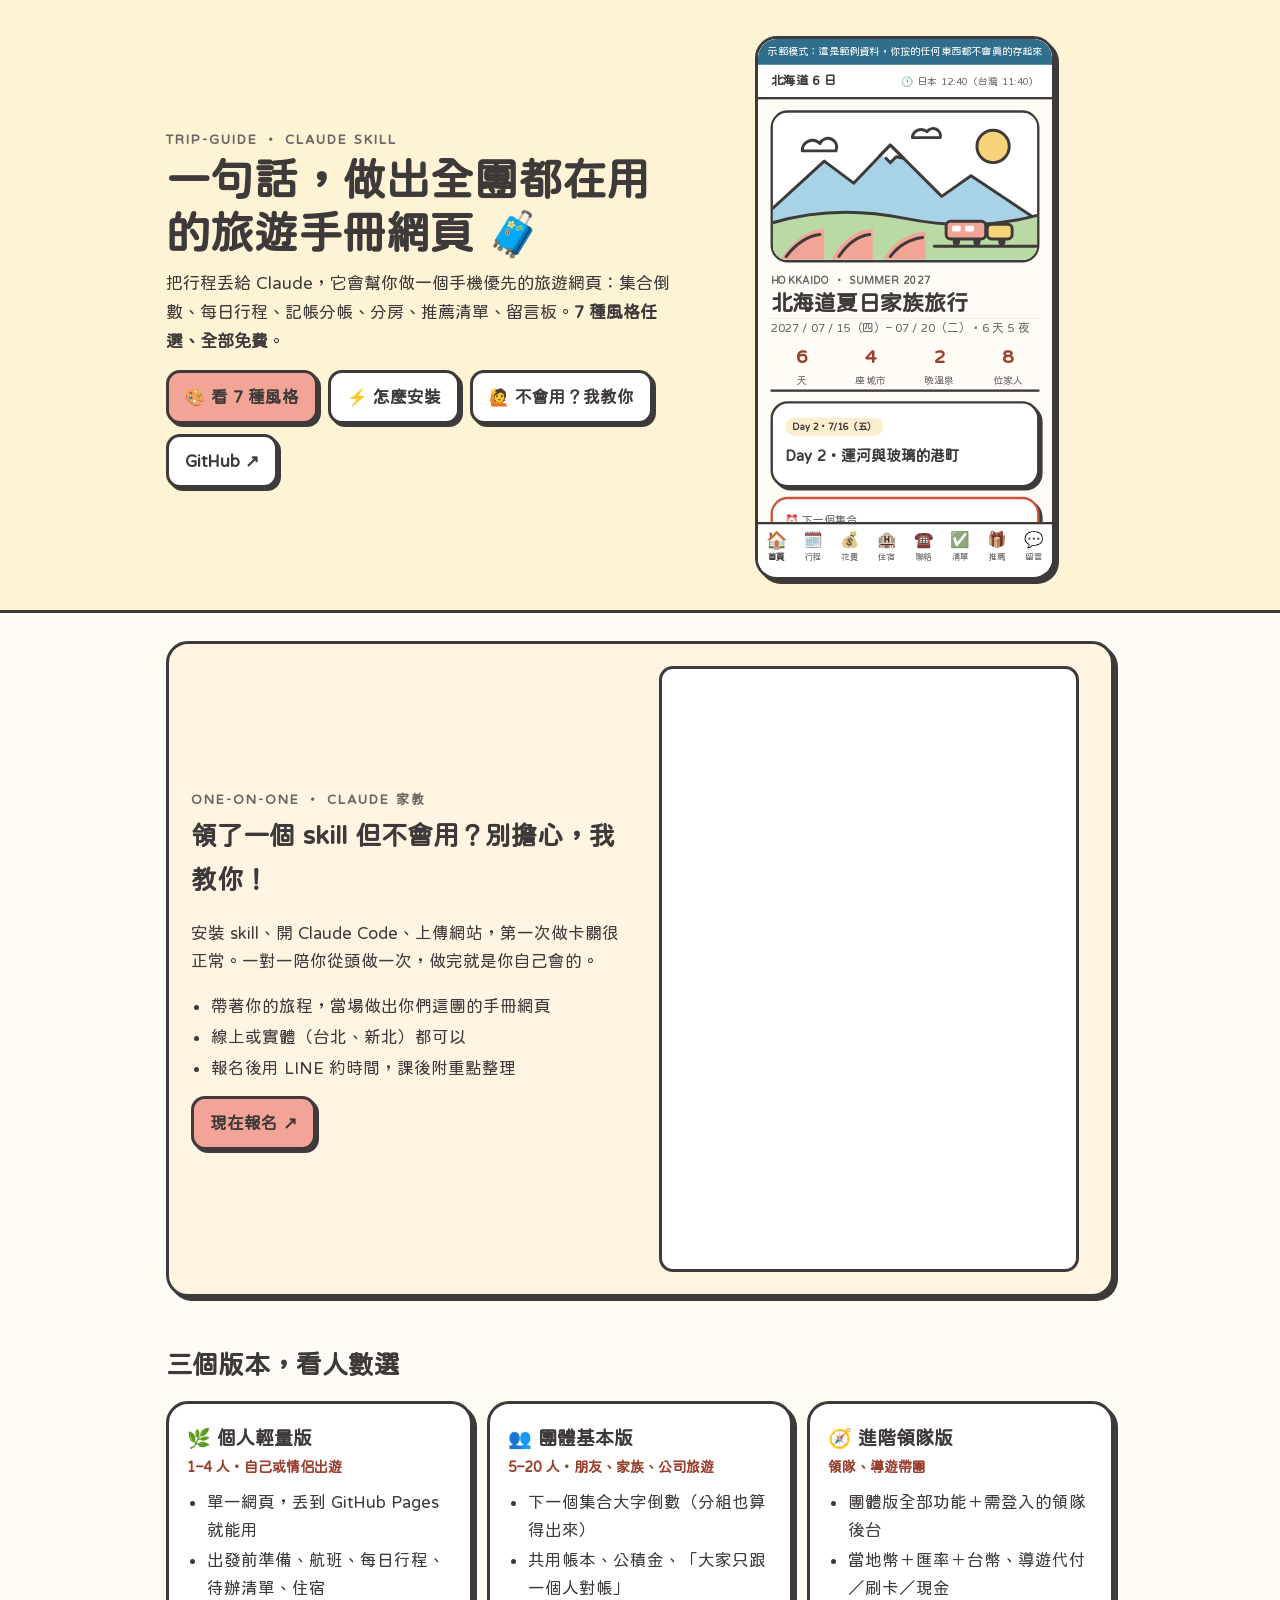
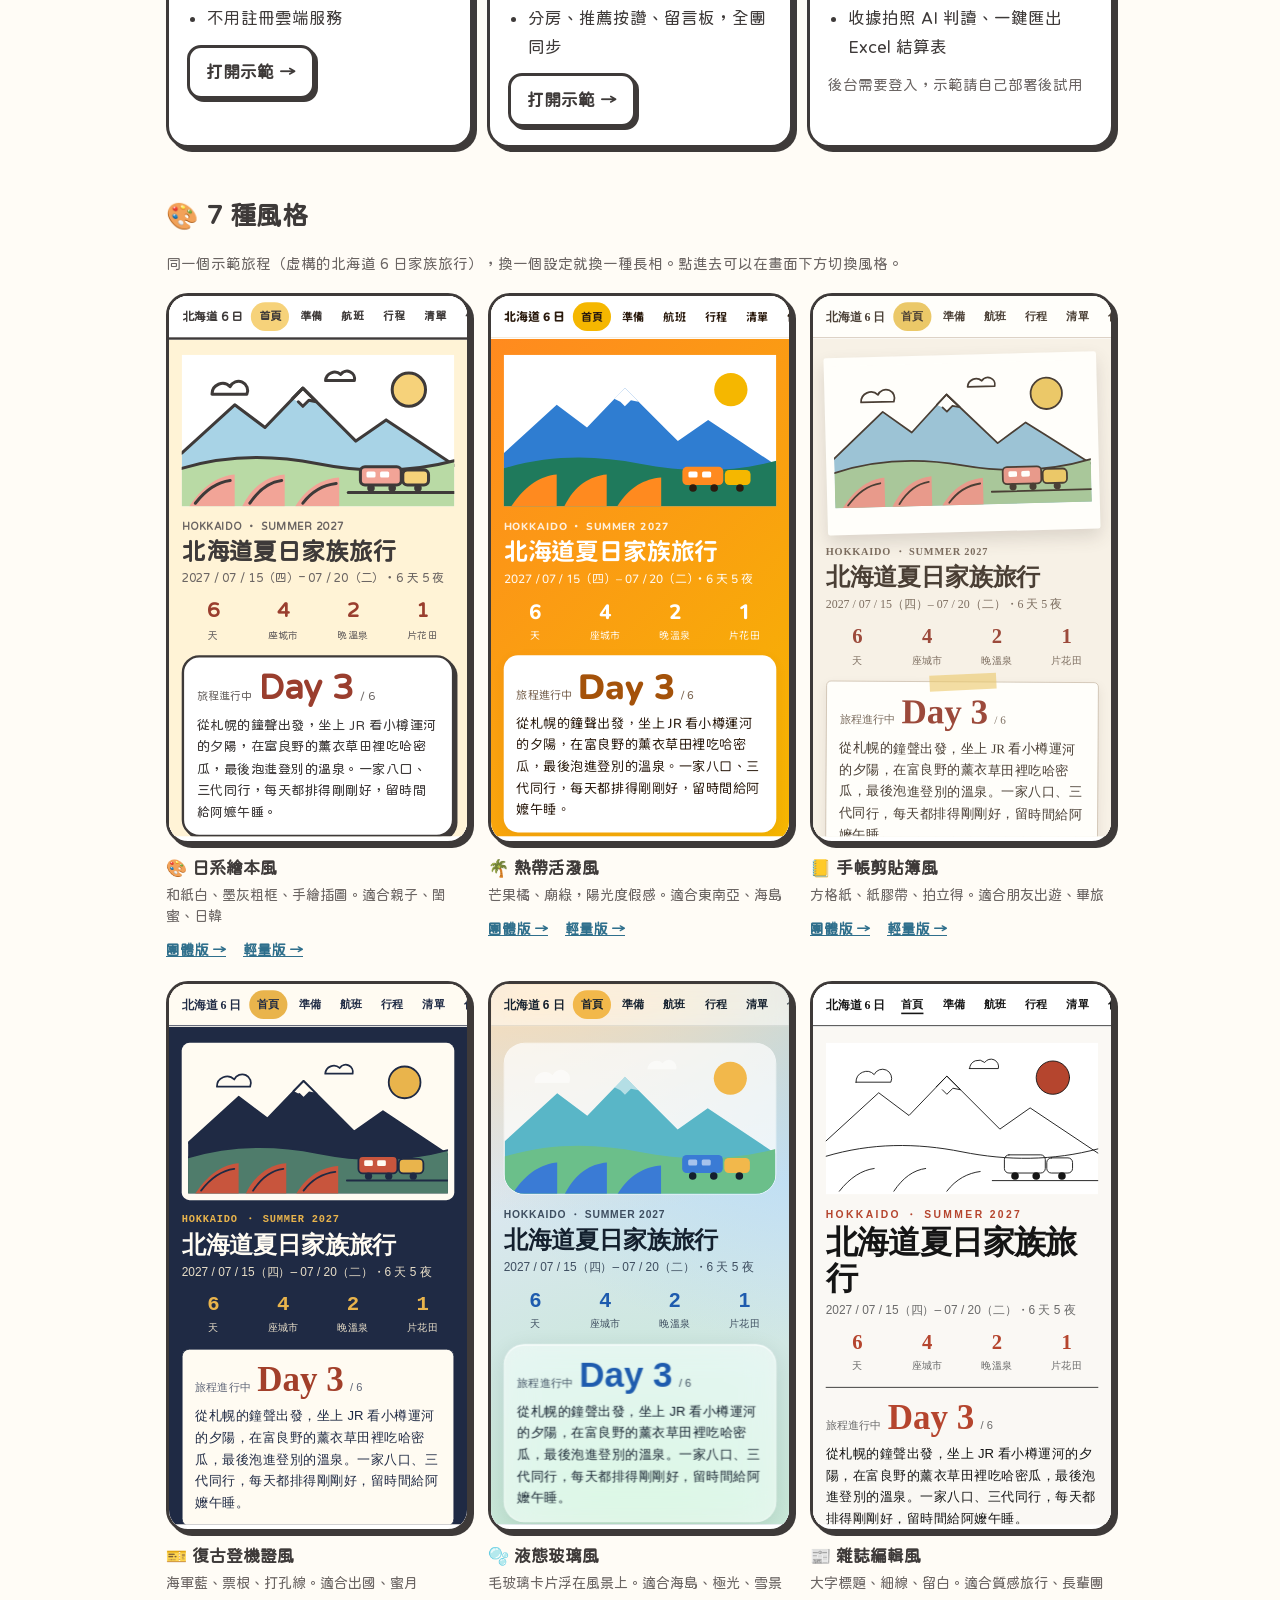
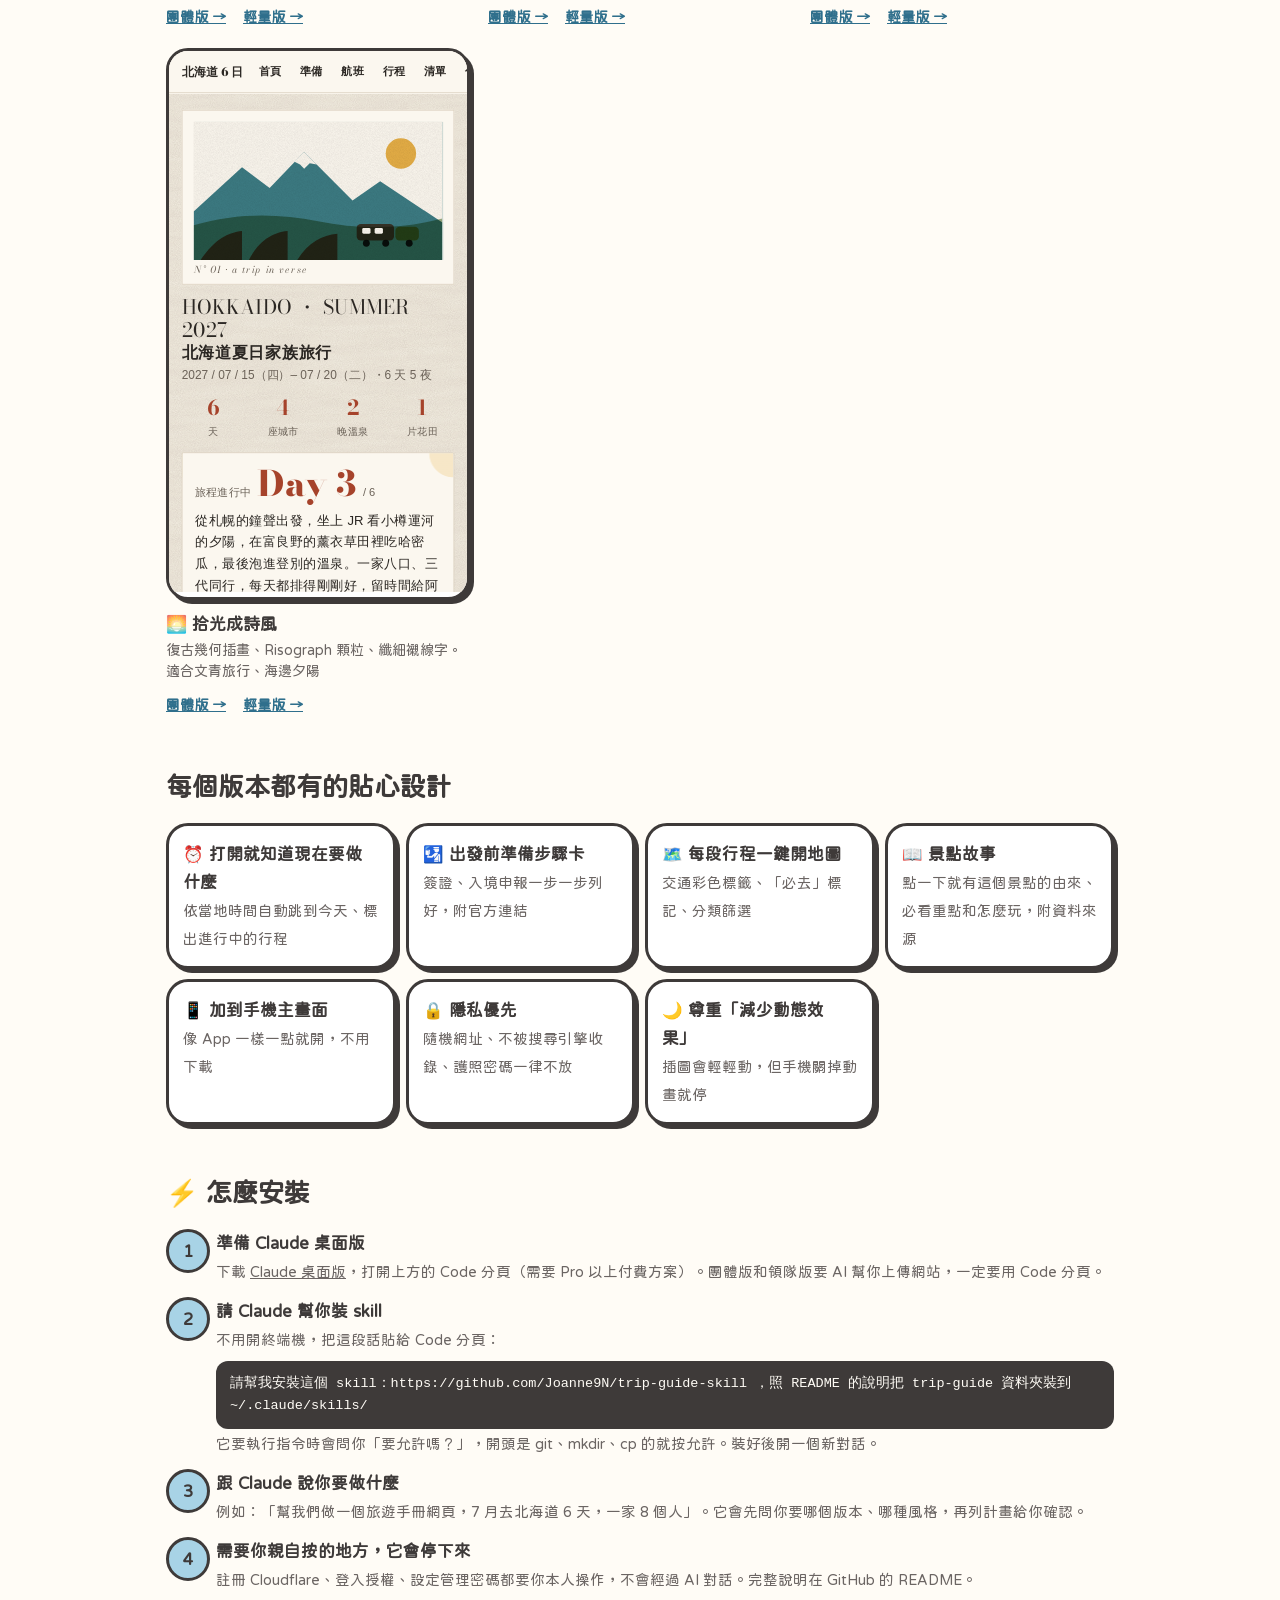
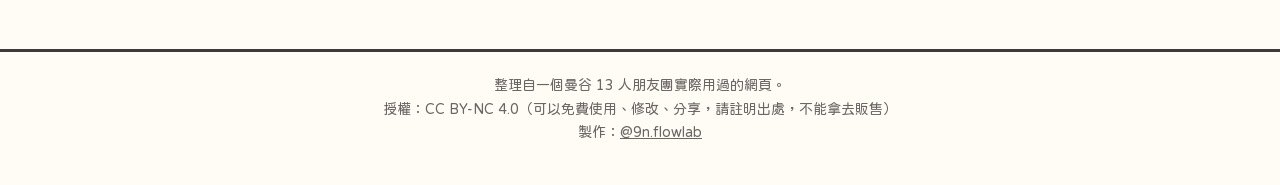
<file: docs/index.html>
<!DOCTYPE html>
<html lang="zh-Hant" data-theme="picturebook">
<head>
<meta charset="UTF-8">
<meta name="viewport" content="width=device-width, initial-scale=1, viewport-fit=cover">
<title>trip-guide 旅遊手冊網頁</title>
<meta name="description" content="一句話請 Claude 幫你做旅遊手冊網頁：7 種風格、個人／團體／領隊三個版本，記帳分帳、集合倒數、分房、留言板，全部免費。">
<link rel="icon" href="data:image/svg+xml,<svg xmlns='http://www.w3.org/2000/svg' viewBox='0 0 100 100'><text y='.9em' font-size='90'>🧳</text></svg>">
<link rel="preconnect" href="https://fonts.googleapis.com">
<link rel="preconnect" href="https://fonts.gstatic.com" crossorigin>
<link rel="stylesheet" href="https://fonts.googleapis.com/css2?family=Huninn&display=swap">
<link rel="stylesheet" href="themes.css">
<style>
*{box-sizing:border-box}
html,body{margin:0}
body{font-size:16.5px;line-height:1.7;overflow-x:hidden}
a{color:inherit}
.wrap{max-width:980px;margin:0 auto;padding:0 16px}
header.top{border-bottom:var(--bw) solid var(--bc);background:var(--hero-bg)}
header.top .wrap{padding-top:36px;padding-bottom:30px;display:grid;gap:18px;align-items:center}
@media (min-width:760px){ header.top .wrap{grid-template-columns:1.1fr .9fr} }
.kicker{font-size:13px;font-weight:700;letter-spacing:2px;color:var(--muted)}
h1{font-size:clamp(30px,6vw,44px);line-height:1.2;margin:4px 0 10px}
h2{font-size:26px;margin:46px 0 6px}
.lead{font-size:17px;margin:0 0 14px}
.btns{display:flex;flex-wrap:wrap;gap:10px}
.btn{display:inline-flex;align-items:center;gap:6px;padding:10px 16px;font:inherit;font-weight:700;text-decoration:none;cursor:pointer;background:var(--paper);color:var(--ink);border:var(--bw) solid var(--bc);border-radius:var(--radius-s);box-shadow:3px 3px 0 var(--bc);min-height:46px}
.btn.main{background:var(--c1)}
.muted{color:var(--muted);font-size:14.5px}
.card{padding:18px;margin:0}
.grid3{display:grid;gap:14px;margin-top:14px}
@media (min-width:760px){ .grid3{grid-template-columns:repeat(3,1fr)} }
.ver h3{margin:0 0 2px;font-size:19px}
.ver .who{font-weight:700;color:var(--c1-ink);font-size:14px}
.ver ul{margin:8px 0 0;padding-left:20px}
.ver li{margin:2px 0}
.styles{display:grid;gap:18px;margin-top:16px;grid-template-columns:repeat(2,1fr)}
@media (min-width:760px){ .styles{grid-template-columns:repeat(3,1fr)} }
.style h3{margin:10px 0 0;font-size:17px}
.style p{margin:2px 0 8px;font-size:14px;color:var(--muted);line-height:1.5}
.phone{position:relative;width:100%;aspect-ratio:375/680;border:var(--bw) solid var(--bc);border-radius:22px;overflow:hidden;background:var(--paper);box-shadow:4px 4px 0 var(--bc)}
.phone iframe{position:absolute;top:0;left:0;width:375px;height:680px;border:0;transform-origin:0 0;pointer-events:none}
.style a.open{display:inline-block;font-size:14px;font-weight:700;color:var(--c3-ink)}
.steps{counter-reset:s;list-style:none;padding:0;margin:14px 0 0;display:grid;gap:12px}
.steps li{counter-increment:s;display:grid;grid-template-columns:38px 1fr;gap:12px;align-items:start}
.steps li::before{content:counter(s);width:38px;height:38px;border-radius:50%;display:flex;align-items:center;justify-content:center;font-weight:800;background:var(--c3);border:var(--bw) solid var(--bc)}
pre{background:var(--ink);color:#FFFCF6;border-radius:12px;padding:12px 14px;overflow-x:auto;font-size:13.5px;line-height:1.6;margin:8px 0 0;white-space:pre-wrap;word-break:break-all}
.feat{display:grid;gap:10px;margin-top:14px;grid-template-columns:repeat(auto-fit,minmax(220px,1fr))}
.feat div{padding:14px}
.feat b{display:block}
.teach{display:grid;gap:18px;align-items:center;margin-top:28px;padding:22px;background:color-mix(in srgb,var(--c2) 22%,var(--paper))}
@media (min-width:760px){ .teach{grid-template-columns:1fr 1fr} }
.teach h2{margin:4px 0 8px}
.teach ul{margin:8px 0 14px;padding-left:20px}
.teach li{margin:3px 0}
.teach .embed{width:100%;max-width:420px;justify-self:center;border-radius:var(--radius-s);overflow:hidden;background:var(--paper);border:var(--bw) solid var(--bc)}
.teach iframe{display:block;width:100%;height:600px;border:0}
footer{margin:56px 0 0;border-top:var(--bw) solid var(--bc);padding:22px 0 40px;text-align:center;font-size:14px;color:var(--muted)}
</style>
</head>
<body>

<header class="top"><div class="wrap">
  <div>
    <div class="kicker">TRIP-GUIDE ・ CLAUDE SKILL</div>
    <h1>一句話，做出全團都在用的旅遊手冊網頁 🧳</h1>
    <p class="lead">把行程丟給 Claude，它會幫你做一個手機優先的旅遊網頁：集合倒數、每日行程、記帳分帳、分房、推薦清單、留言板。<b>7 種風格任選、全部免費</b>。</p>
    <div class="btns">
      <a class="btn main" href="#styles">🎨 看 7 種風格</a>
      <a class="btn" href="#install">⚡ 怎麼安裝</a>
      <a class="btn" href="#teach">🙋 不會用？我教你</a>
      <a class="btn" href="https://github.com/Joanne9N/trip-guide-skill">GitHub ↗</a>
    </div>
  </div>
  <div class="phone" style="max-width:300px;justify-self:center"><iframe data-src="group.html?theme=picturebook&now=2027-07-16T12:40&bare" title="團體版示範畫面" loading="lazy" scrolling="no"></iframe></div>
</div></header>

<main class="wrap">

  <section class="card teach" id="teach">
    <div>
      <div class="kicker">ONE-ON-ONE ・ CLAUDE 家教</div>
      <h2>領了一個 skill 但不會用？別擔心，我教你！</h2>
      <p>安裝 skill、開 Claude Code、上傳網站，第一次做卡關很正常。一對一陪你從頭做一次，做完就是你自己會的。</p>
      <ul>
        <li>帶著你的旅程，當場做出你們這團的手冊網頁</li>
        <li>線上或實體（台北、新北）都可以</li>
        <li>報名後用 LINE 約時間，課後附重點整理</li>
      </ul>
      <div class="btns"><a class="btn main" href="https://portaly.cc/hibilab.io/product/tGiQnCbzfh7x9DN1ihUw" target="_blank" rel="noopener">現在報名 ↗</a></div>
    </div>
    <div class="embed"><iframe src="https://portaly.cc/embed/hibilab.io/product/tGiQnCbzfh7x9DN1ihUw" title="Claude 一對一家教報名" loading="lazy"></iframe></div>
  </section>

  <h2>三個版本，看人數選</h2>
  <div class="grid3">
    <div class="card ver"><h3>🌿 個人輕量版</h3><div class="who">1–4 人・自己或情侶出遊</div>
      <ul><li>單一網頁，丟到 GitHub Pages 就能用</li><li>出發前準備、航班、每日行程、待辦清單、住宿</li><li>不用註冊雲端服務</li></ul>
      <div class="btns" style="margin-top:12px"><a class="btn" href="lite.html?now=2027-07-17">打開示範 →</a></div></div>
    <div class="card ver"><h3>👥 團體基本版</h3><div class="who">5–20 人・朋友、家族、公司旅遊</div>
      <ul><li>下一個集合大字倒數（分組也算得出來）</li><li>共用帳本、公積金、「大家只跟一個人對帳」</li><li>分房、推薦按讚、留言板，全團同步</li></ul>
      <div class="btns" style="margin-top:12px"><a class="btn" href="group.html?now=2027-07-16T12:40">打開示範 →</a></div></div>
    <div class="card ver"><h3>🧭 進階領隊版</h3><div class="who">領隊、導遊帶團</div>
      <ul><li>團體版全部功能＋需登入的領隊後台</li><li>當地幣＋匯率＋台幣、導遊代付／刷卡／現金</li><li>收據拍照 AI 判讀、一鍵匯出 Excel 結算表</li></ul>
      <p class="muted" style="margin:12px 0 0">後台需要登入，示範請自己部署後試用</p></div>
  </div>

  <h2 id="styles">🎨 7 種風格</h2>
  <p class="muted">同一個示範旅程（虛構的北海道 6 日家族旅行），換一個設定就換一種長相。點進去可以在畫面下方切換風格。</p>
  <div class="styles" id="style-grid"></div>

  <h2>每個版本都有的貼心設計</h2>
  <div class="feat">
    <div class="card"><b>⏰ 打開就知道現在要做什麼</b><span class="muted">依當地時間自動跳到今天、標出進行中的行程</span></div>
    <div class="card"><b>🛂 出發前準備步驟卡</b><span class="muted">簽證、入境申報一步一步列好，附官方連結</span></div>
    <div class="card"><b>🗺️ 每段行程一鍵開地圖</b><span class="muted">交通彩色標籤、「必去」標記、分類篩選</span></div>
    <div class="card"><b>📖 景點故事</b><span class="muted">點一下就有這個景點的由來、必看重點和怎麼玩，附資料來源</span></div>
    <div class="card"><b>📱 加到手機主畫面</b><span class="muted">像 App 一樣一點就開，不用下載</span></div>
    <div class="card"><b>🔒 隱私優先</b><span class="muted">隨機網址、不被搜尋引擎收錄、護照密碼一律不放</span></div>
    <div class="card"><b>🌙 尊重「減少動態效果」</b><span class="muted">插圖會輕輕動，但手機關掉動畫就停</span></div>
  </div>

  <h2 id="install">⚡ 怎麼安裝</h2>
  <ol class="steps">
    <li><div><b>準備 Claude 桌面版</b><br><span class="muted">下載 <a href="https://claude.com/download" target="_blank" rel="noopener">Claude 桌面版</a>，打開上方的 Code 分頁（需要 Pro 以上付費方案）。團體版和領隊版要 AI 幫你上傳網站，一定要用 Code 分頁。</span></div></li>
    <li><div><b>請 Claude 幫你裝 skill</b><br><span class="muted">不用開終端機，把這段話貼給 Code 分頁：</span>
      <pre>請幫我安裝這個 skill：https://github.com/Joanne9N/trip-guide-skill ，照 README 的說明把 trip-guide 資料夾裝到 ~/.claude/skills/</pre>
      <span class="muted">它要執行指令時會問你「要允許嗎？」，開頭是 git、mkdir、cp 的就按允許。裝好後開一個新對話。</span></div></li>
    <li><div><b>跟 Claude 說你要做什麼</b><br><span class="muted">例如：「幫我們做一個旅遊手冊網頁，7 月去北海道 6 天，一家 8 個人」。它會先問你要哪個版本、哪種風格，再列計畫給你確認。</span></div></li>
    <li><div><b>需要你親自按的地方，它會停下來</b><br><span class="muted">註冊 Cloudflare、登入授權、設定管理密碼都要你本人操作，不會經過 AI 對話。完整說明在 GitHub 的 README。</span></div></li>
  </ol>

</main>

<footer><div class="wrap">
  整理自一個曼谷 13 人朋友團實際用過的網頁。<br>
  授權：CC BY-NC 4.0（可以免費使用、修改、分享，請註明出處，不能拿去販售）<br>
  製作：<a href="https://www.instagram.com/9n.flowlab/" target="_blank" rel="noopener">@9n.flowlab</a>
</div></footer>

<script>
const STYLES = [
  ["picturebook","🎨 日系繪本風","和紙白、墨灰粗框、手繪插圖。適合親子、閨蜜、日韓"],
  ["tropical","🌴 熱帶活潑風","芒果橘、廟綠，陽光度假感。適合東南亞、海島"],
  ["scrapbook","📒 手帳剪貼簿風","方格紙、紙膠帶、拍立得。適合朋友出遊、畢旅"],
  ["boarding","🎫 復古登機證風","海軍藍、票根、打孔線。適合出國、蜜月"],
  ["glass","🫧 液態玻璃風","毛玻璃卡片浮在風景上。適合海島、極光、雪景"],
  ["magazine","📰 雜誌編輯風","大字標題、細線、留白。適合質感旅行、長輩團"],
  ["poem","🌅 拾光成詩風","復古幾何插畫、Risograph 顆粒、纖細襯線字。適合文青旅行、海邊夕陽"],
];
document.getElementById("style-grid").innerHTML = STYLES.map(([t, n, d]) => `
  <div class="style">
    <a href="group.html?theme=${t}&now=2027-07-16T12:40" aria-label="打開${n}示範"><div class="phone"><iframe data-src="lite.html?theme=${t}&now=2027-07-17&bare" title="${n}示範畫面" loading="lazy" tabindex="-1" scrolling="no"></iframe></div></a>
    <h3>${n}</h3><p>${d}</p>
    <a class="open" href="group.html?theme=${t}&now=2027-07-16T12:40">團體版 →</a>　<a class="open" href="lite.html?theme=${t}&now=2027-07-17">輕量版 →</a>
  </div>`).join("");
// 縮圖：把 375px 寬的手機畫面縮放到卡片寬度；捲到附近才載入
const frames = [...document.querySelectorAll(".phone iframe")];
const fit = () => frames.forEach(f => { f.style.transform = `scale(${f.parentNode.clientWidth / 375})`; });
fit(); addEventListener("resize", fit);
const load = f => { if (!f.src) f.src = f.dataset.src; };
if ("IntersectionObserver" in window){
  const io = new IntersectionObserver(es => es.forEach(e => { if (e.isIntersecting){ load(e.target); io.unobserve(e.target); } }), { rootMargin: "300px" });
  frames.forEach(f => io.observe(f));
} else frames.forEach(load);
</script>
</body>
</html>
</file>
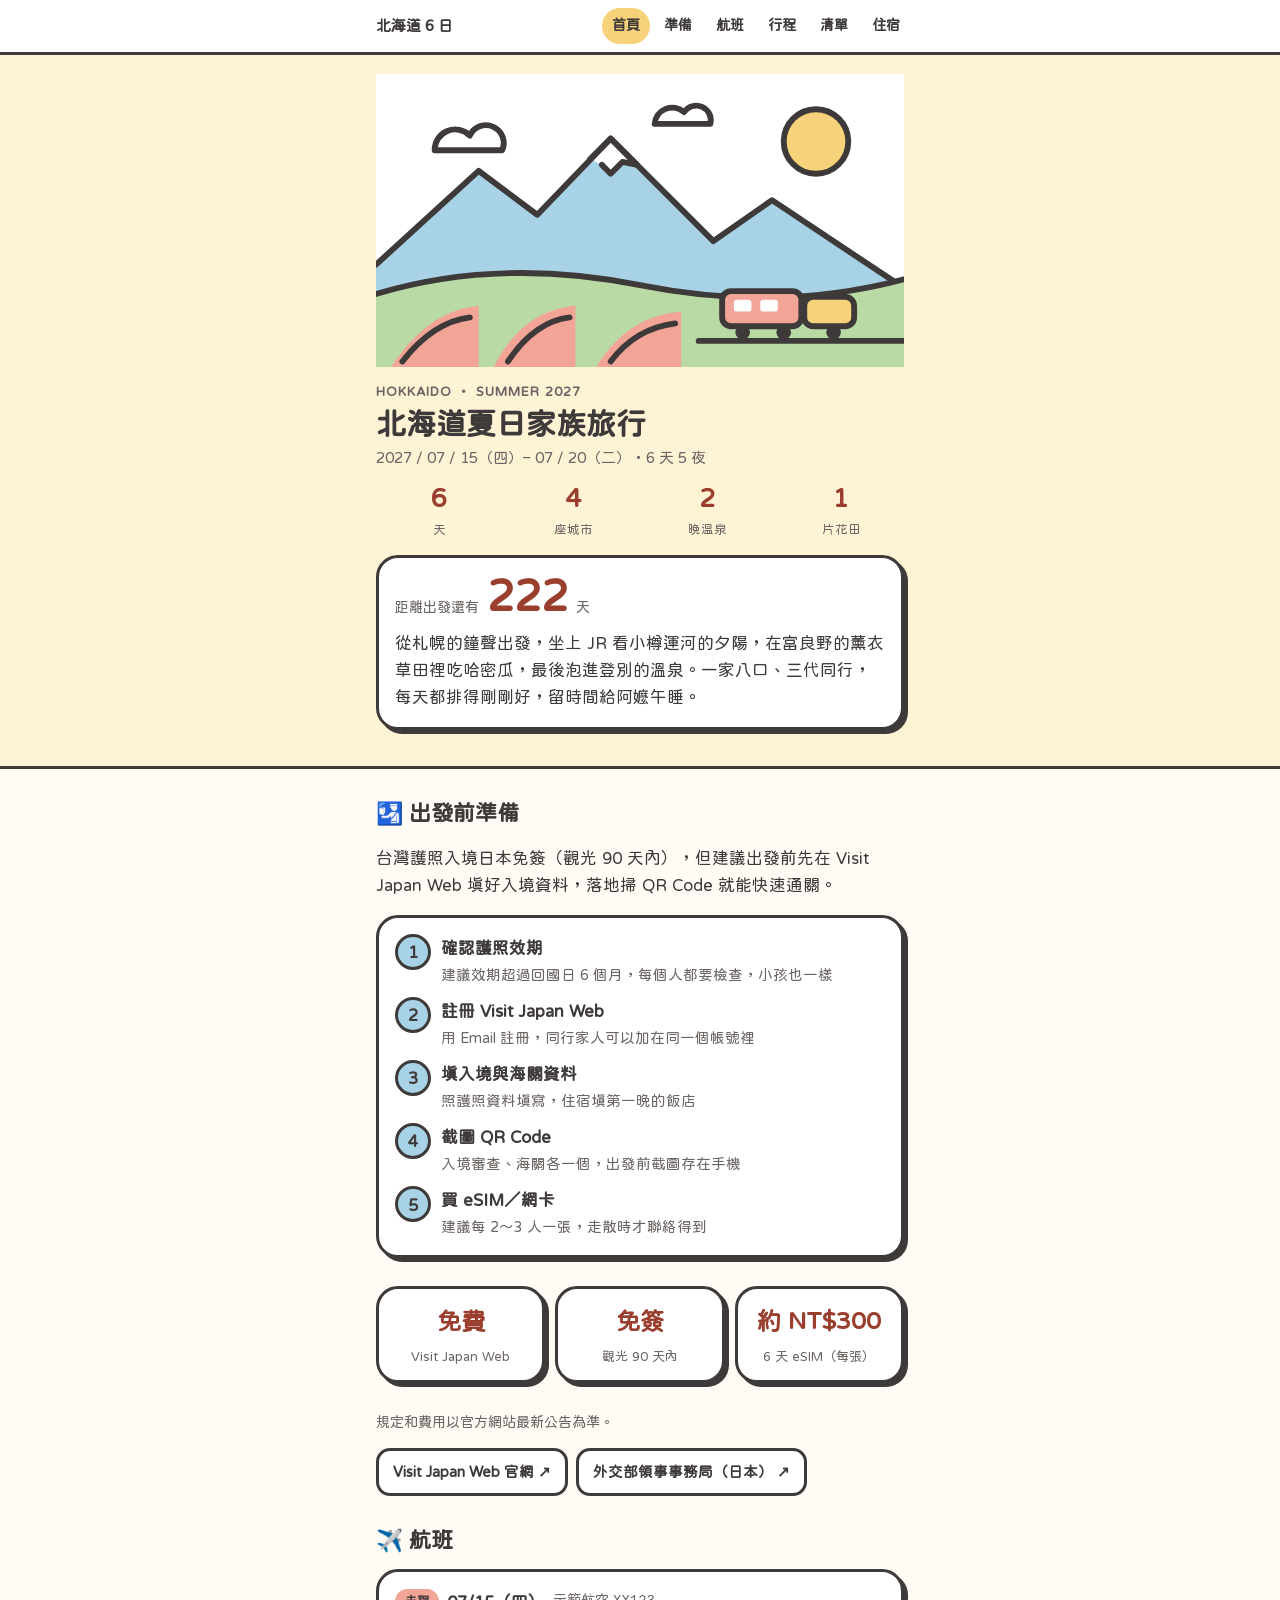
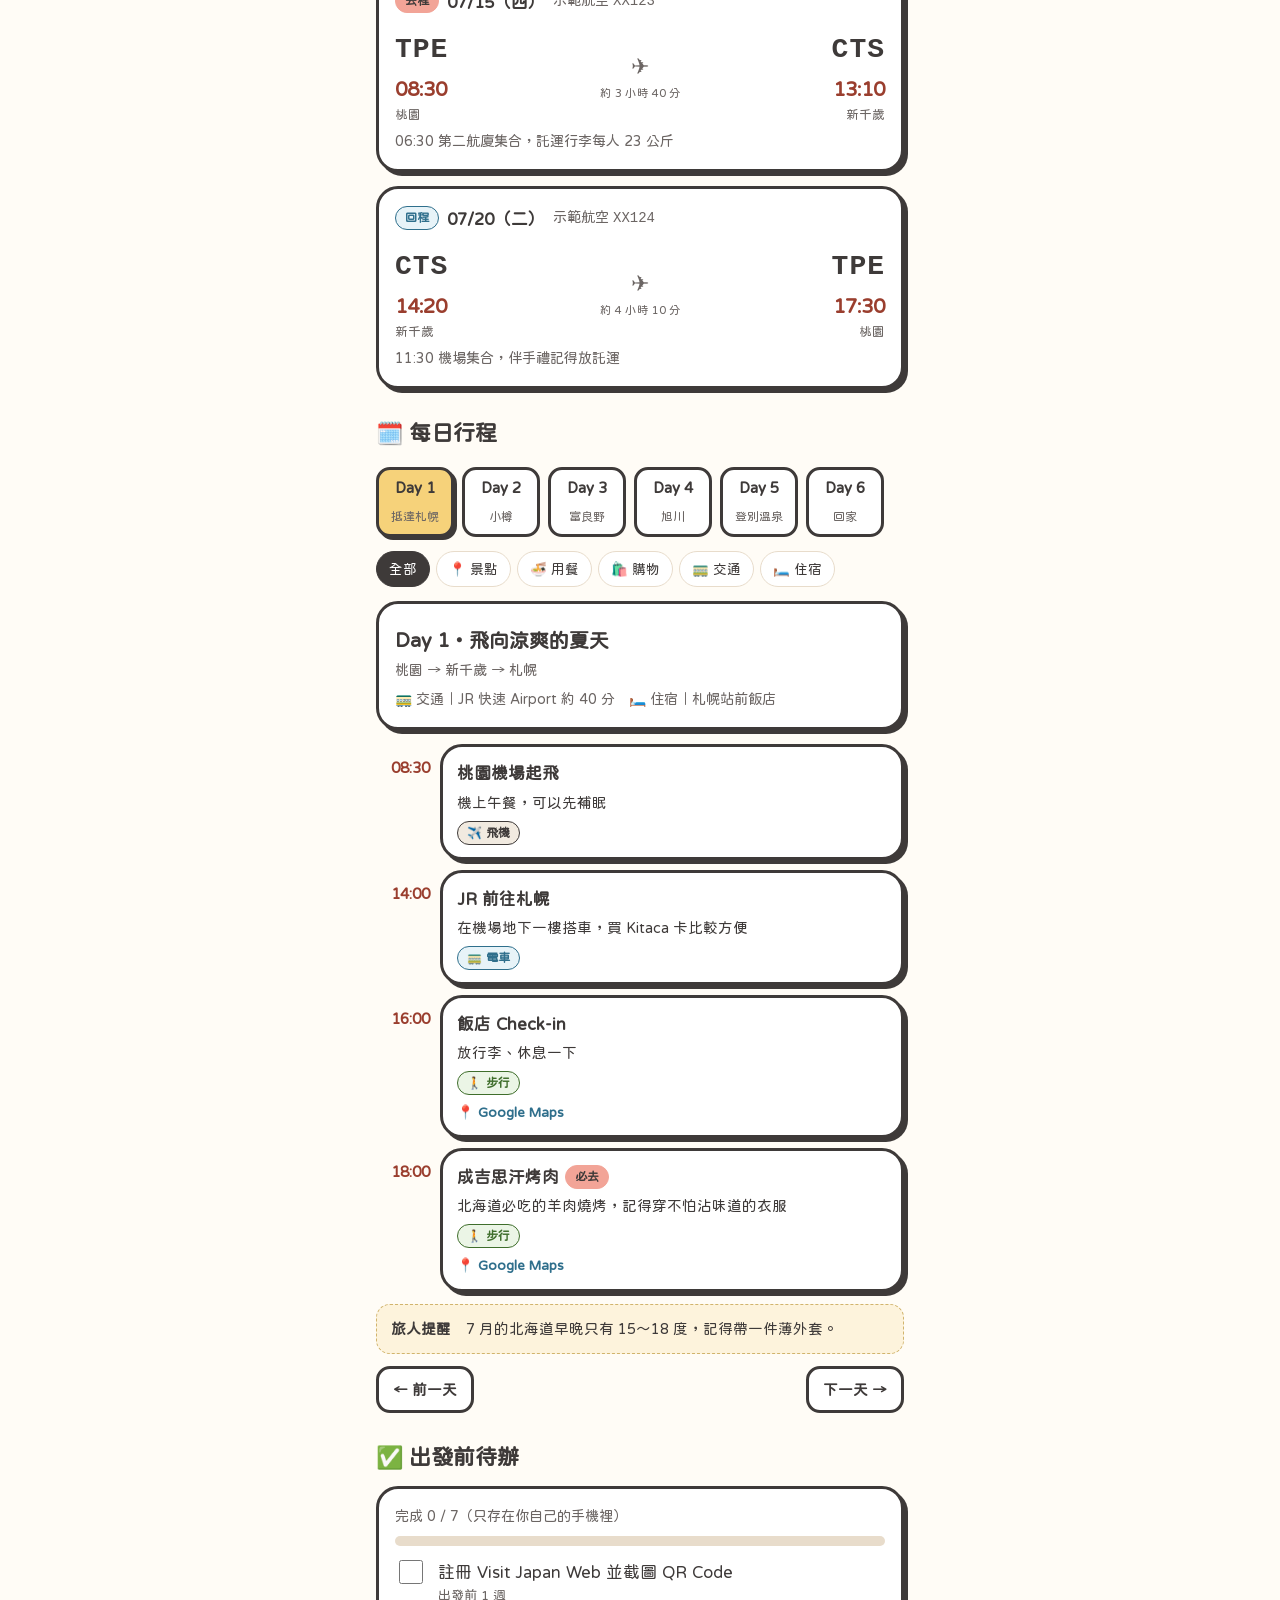
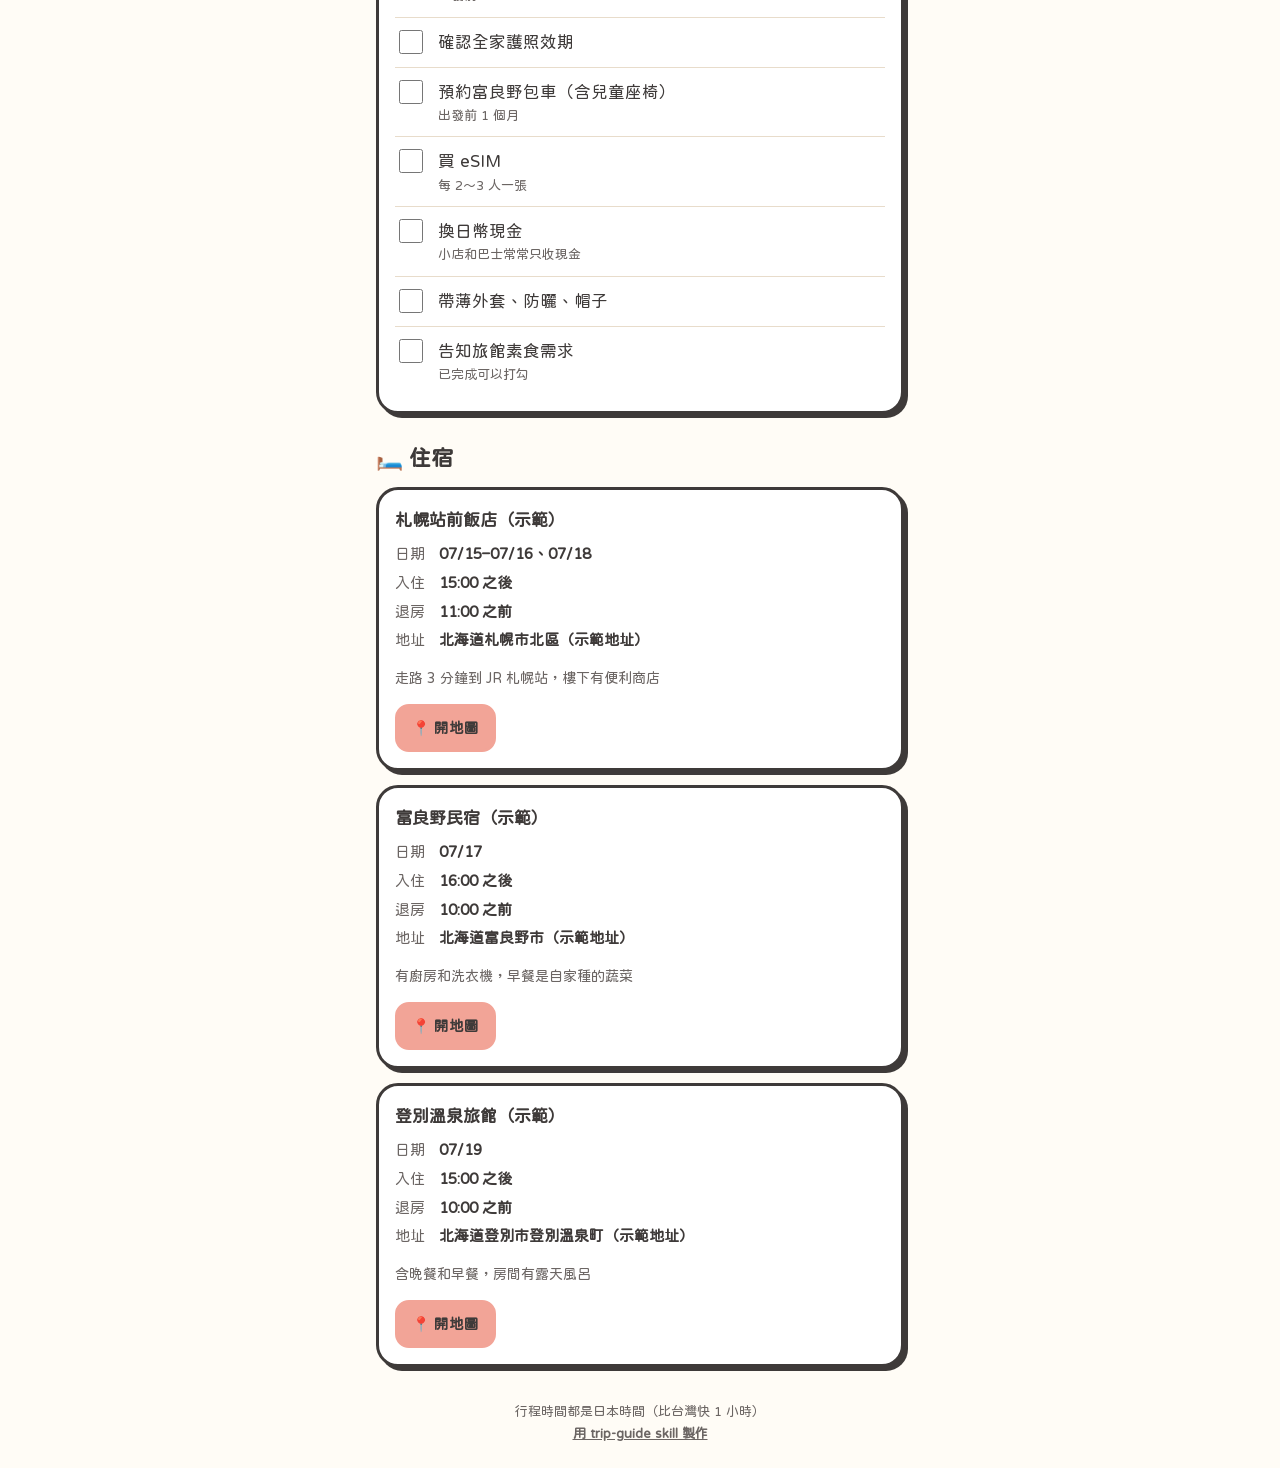
<file: trip-guide/assets/lite/index.html>
<!DOCTYPE html>
<html lang="zh-Hant" data-theme="picturebook">
<head>
<meta charset="UTF-8">
<meta name="viewport" content="width=device-width, initial-scale=1, viewport-fit=cover">
<meta name="robots" content="noindex, nofollow">
<title>北海道夏日家族旅行</title>
<link rel="icon" href="data:image/svg+xml,<svg xmlns='http://www.w3.org/2000/svg' viewBox='0 0 100 100'><text y='.9em' font-size='90'>🗻</text></svg>">
<link rel="preconnect" href="https://fonts.googleapis.com">
<link rel="preconnect" href="https://fonts.gstatic.com" crossorigin>
<link id="font-link" rel="stylesheet" href="">
<style>
/* ===== THEMES START（由 tools/sync-themes.mjs 從 assets/themes/themes.css 同步，不要直接改這段） ===== */
/* =========================================================
   trip-guide 風格系統（7 種）
   用法：<html data-theme="picturebook">，換風格只要改這個值
   picturebook 日系繪本｜tropical 熱帶活潑｜scrapbook 手帳剪貼簿
   boarding 復古登機證｜glass 液態玻璃｜magazine 雜誌編輯｜poem 拾光成詩
   這份是母版：改完執行 node tools/sync-themes.mjs，
   會把內容同步進各版本 index.html 的 THEMES 區塊
   ========================================================= */

/* ---------- 共用變數（每種風格覆寫） ---------- */
:root{
  --bg:#FFFCF6; --paper:#FFFFFF; --ink:#3E3A39; --muted:#6B6563; --line:#E8DCCB;
  --c1:#F2A497; --c2:#F6D27A; --c3:#A8D3E6; --c4:#B9DAA5;
  --c1-ink:#9A3E2E; --c3-ink:#2F6F8C; --c4-ink:#3F6E2C;
  --on-c1:#3E3A39; --alert:#C8553D;
  --bw:3px; --bc:#3E3A39; --radius:22px; --radius-s:14px;
  --shadow:none; --shadow-lift:none;
  --font-body:"Huninn",-apple-system,"PingFang TC","Noto Sans TC",sans-serif;
  --font-head:var(--font-body);
  --font-mono:ui-monospace,"SF Mono",Menlo,monospace;
  --hero-bg:var(--bg);
}

/* 🎨 日系繪本：和紙白、墨灰粗框、大圓角、平塗 */
[data-theme="picturebook"]{
  --alert:#C8553D;
  --bg:#FFFCF6; --paper:#FFFFFF; --ink:#3E3A39; --muted:#6B6563; --line:#E8DCCB;
  --c1:#F2A497; --c2:#F6D27A; --c3:#A8D3E6; --c4:#B9DAA5;
  --c1-ink:#9A3E2E; --c3-ink:#2F6F8C; --c4-ink:#3F6E2C; --on-c1:#3E3A39;
  --bw:3px; --bc:#3E3A39; --radius:22px; --radius-s:14px;
  --shadow:4px 4px 0 #3E3A39; --shadow-lift:6px 6px 0 #3E3A39;
  --font-body:"Huninn",-apple-system,"PingFang TC",sans-serif;
  --hero-bg:#FFF3D6;
}

/* 🌴 熱帶活潑：芒果橘、廟綠、辣椒紅（曼谷團原版） */
[data-theme="tropical"]{
  --alert:#E0452B;
  --bg:#FFF8EC; --paper:#FFFFFF; --ink:#2B1B0E; --muted:#7A6450; --line:#F1E3CC;
  --c1:#FF8A1F; --c2:#F5B700; --c3:#2F7DD1; --c4:#1F7A5C;
  --c1-ink:#A4520A; --c3-ink:#2F7DD1; --c4-ink:#1F7A5C; --on-c1:#FFFFFF;
  --bw:0px; --bc:transparent; --radius:18px; --radius-s:12px;
  --shadow:0 4px 14px rgba(120,70,10,.08); --shadow-lift:0 8px 22px rgba(120,70,10,.14);
  --font-body:"Chiron GoRound TC",-apple-system,"PingFang TC",sans-serif;
  --hero-bg:linear-gradient(135deg,#FF8A1F,#F5B700);
}

/* 📒 手帳剪貼簿：方格紙、紙膠帶、微歪的卡片 */
[data-theme="scrapbook"]{
  --alert:#B9503F;
  --bg:#F7F1E6; --paper:#FFFEFA; --ink:#4A3F35; --muted:#7D6E60; --line:#E6DACB;
  --c1:#E89A8B; --c2:#EBC868; --c3:#9CC3D5; --c4:#A9C79A;
  --c1-ink:#9C4A3B; --c3-ink:#3D6E85; --c4-ink:#4C6E3D; --on-c1:#4A3F35;
  --bw:1.5px; --bc:#CDBFAE; --radius:6px; --radius-s:6px;
  --shadow:0 2px 0 rgba(74,63,53,.08),0 6px 14px rgba(74,63,53,.10); --shadow-lift:0 10px 22px rgba(74,63,53,.16);
  --font-body:"LXGW WenKai TC",-apple-system,"PingFang TC",serif;
  --hero-bg:#F7F1E6;
}

/* 🎫 復古登機證：奶油紙、海軍藍、票根與打孔線 */
[data-theme="boarding"]{
  --alert:#C8553D;
  --bg:#F3EBDD; --paper:#FFFBF2; --ink:#1F2A44; --muted:#5E6577; --line:#D9CDB8;
  --c1:#C8553D; --c2:#E9B44C; --c3:#1F2A44; --c4:#4F7C6B;
  --c1-ink:#A23F2A; --c3-ink:#1F2A44; --c4-ink:#35594B; --on-c1:#FFFBF2;
  --bw:1.5px; --bc:#1F2A44; --radius:10px; --radius-s:8px;
  --shadow:0 1px 0 rgba(31,42,68,.12); --shadow-lift:0 6px 16px rgba(31,42,68,.14);
  --font-body:"Noto Sans TC",-apple-system,"PingFang TC",sans-serif;
  --font-head:"Noto Serif TC","Songti TC",serif;
  --font-mono:"Space Mono",ui-monospace,Menlo,monospace;
  --hero-bg:#1F2A44;
}

/* 🫧 液態玻璃：半透明毛玻璃卡片，底下是風景照或漸層 */
[data-theme="glass"]{
  --alert:#D94A3A;
  --bg:#DCE7F2; --paper:rgba(255,255,255,.55); --ink:#14202E; --muted:#3E4E60; --line:rgba(20,32,46,.12);
  --c1:#3A7BD5; --c2:#F2B84B; --c3:#59B6C7; --c4:#6BBF8A;
  --c1-ink:#1E5BAE; --c3-ink:#1F6E7C; --c4-ink:#2D7A4C; --on-c1:#FFFFFF;
  --bw:1px; --bc:rgba(255,255,255,.7); --radius:26px; --radius-s:16px;
  --shadow:0 8px 30px rgba(20,32,46,.12),inset 0 1px 0 rgba(255,255,255,.8); --shadow-lift:0 14px 40px rgba(20,32,46,.18),inset 0 1px 0 rgba(255,255,255,.9);
  --font-body:"Noto Sans TC",-apple-system,"PingFang TC",sans-serif;
  --hero-bg:transparent;
}

/* 📰 雜誌編輯：大字標題、細線、留白、黑白加一個重點色 */
[data-theme="magazine"]{
  --alert:#B5452E;
  --bg:#FAF8F4; --paper:#FFFFFF; --ink:#151515; --muted:#6A6A6A; --line:#DEDAD2;
  --c1:#B5452E; --c2:#C9A227; --c3:#2E5E7E; --c4:#5B7A4A;
  --c1-ink:#B5452E; --c3-ink:#2E5E7E; --c4-ink:#4C6A3C; --on-c1:#FFFFFF;
  --bw:1px; --bc:#151515; --radius:0px; --radius-s:0px;
  --shadow:none; --shadow-lift:none;
  --font-body:"Noto Sans TC",-apple-system,"PingFang TC",sans-serif;
  --font-head:"Noto Serif TC","Songti TC",serif;
  --hero-bg:#FAF8F4;
}

/* 🌅 拾光成詩：米白紙纖維、Risograph 顆粒、復古幾何插畫、纖細襯線英文標題 */
[data-theme="poem"]{
  --alert:#C4472F;
  --bg:#F4EEE2; --paper:#FBF7EF; --ink:#2B2723; --muted:#6B6258; --line:#DCD1C0;
  --c1:#E0674A; --c2:#E9B44A; --c3:#3D7F8C; --c4:#9DB08A;
  --c1-ink:#A6432B; --c3-ink:#2C6370; --c4-ink:#4C6A3C; --on-c1:#2B2723;
  --bw:1px; --bc:#2B2723; --radius:2px; --radius-s:2px;
  --shadow:none; --shadow-lift:none;
  --font-body:"Noto Sans TC",-apple-system,"PingFang TC",sans-serif;
  --font-head:"Bodoni Moda","Noto Serif TC","Songti TC",serif;
  --hero-bg:transparent;
  --grain:url("data:image/svg+xml,%3Csvg xmlns='http://www.w3.org/2000/svg' width='160' height='160'%3E%3Cfilter id='n'%3E%3CfeTurbulence type='fractalNoise' baseFrequency='.85' numOctaves='2' stitchTiles='stitch'/%3E%3CfeColorMatrix values='0 0 0 0 .17 0 0 0 0 .15 0 0 0 0 .13 0 0 0 .16 0'/%3E%3C/filter%3E%3Crect width='160' height='160' filter='url(%23n)'/%3E%3C/svg%3E");
  --fiber:url("data:image/svg+xml,%3Csvg xmlns='http://www.w3.org/2000/svg' width='300' height='300'%3E%3Cfilter id='f'%3E%3CfeTurbulence type='fractalNoise' baseFrequency='.012 .09' numOctaves='3' seed='7'/%3E%3CfeColorMatrix values='0 0 0 0 .55 0 0 0 0 .47 0 0 0 0 .36 0 0 0 .14 -.03'/%3E%3C/filter%3E%3Crect width='300' height='300' filter='url(%23f)'/%3E%3C/svg%3E");
}

/* ---------- 共用元件（所有風格共用的骨架） ---------- */
html{background:var(--bg)}
body{background:var(--bg);color:var(--ink);font-family:var(--font-body)}
h1,h2,h3,.head-font{font-family:var(--font-head)}
.card{background:var(--paper);border:var(--bw) solid var(--bc);border-radius:var(--radius);box-shadow:var(--shadow)}
.btn{border-radius:var(--radius-s)}
.pill{border-radius:99px}
.mono{font-family:var(--font-mono)}
.tag{display:inline-block;font-size:12px;font-weight:700;padding:2px 9px;border-radius:99px;border:1.5px solid currentColor;line-height:1.5;vertical-align:2px}
.tag.walk{color:var(--c4-ink);background:color-mix(in srgb,var(--c4) 28%,var(--paper))}
.tag.train{color:var(--c3-ink);background:color-mix(in srgb,var(--c3) 28%,var(--paper))}
.tag.bus{color:#7A5A00;background:color-mix(in srgb,var(--c2) 35%,var(--paper))}
.tag.car{color:var(--c1-ink);background:color-mix(in srgb,var(--c1) 28%,var(--paper))}
.tag.flight{color:var(--ink);background:color-mix(in srgb,var(--line) 60%,var(--paper))}
.tag.must{color:var(--on-c1);background:var(--c1);border-color:var(--c1)}

/* 📖 景點故事（底部滑出的卡片內容） */
.story-btn{display:inline-flex;align-items:center;gap:4px;font:inherit;font-size:13.5px;font-weight:700;color:var(--c1-ink);background:color-mix(in srgb,var(--c1) 14%,var(--paper));border:1.5px solid color-mix(in srgb,var(--c1) 55%,var(--paper));border-radius:99px;padding:6px 12px;min-height:36px;cursor:pointer}
.story{padding-top:4px}
.story-kicker{font-size:13px;font-weight:700;letter-spacing:1px;color:var(--c1-ink)}
.story h3{font-size:22px;margin:2px 44px 6px 0;line-height:1.3}
.story-lead{font-size:16px;font-weight:700;color:var(--ink);margin:0 0 12px;padding-left:10px;border-left:3px solid var(--c2)}
.story figure{margin:0 0 12px}
.story img{display:block;width:100%;max-height:260px;object-fit:cover;border-radius:var(--radius-s);background:var(--line)}
.story figcaption{font-size:12px;color:var(--muted);margin-top:4px}
.story p{margin:0 0 10px;font-size:15.5px;line-height:1.75}
.story h4{font-size:16px;margin:16px 0 6px}
.story-see{margin:0;padding-left:22px;display:grid;gap:4px;font-size:15.5px}
.story-meta{font-size:14.5px;color:var(--muted)}
.story-fact{background:color-mix(in srgb,var(--c3) 18%,var(--paper));border-radius:var(--radius-s);padding:12px 14px;font-size:14.5px;margin:14px 0}
.story-src{font-size:13px;color:var(--muted)}
.story-src a{color:var(--c3-ink)}
.story-nav{display:flex;justify-content:space-between;gap:8px;margin-top:16px}
.story-nav .btn{max-width:48%;overflow:hidden;text-overflow:ellipsis;white-space:nowrap;display:block;text-align:center;line-height:26px}
[data-theme="poem"] .story h3{font-weight:500}
[data-theme="poem"] .story-kicker{font-family:var(--font-head);font-style:italic;font-weight:400;letter-spacing:2px}

/* 插圖：線條吃 --ink，填色吃 --c1～--c4，各風格自動變色 */
.ill .k{stroke:var(--ink);stroke-width:calc(var(--bw) + 1px);stroke-linejoin:round;stroke-linecap:round;fill:none}
.ill .f1{fill:var(--c1)} .ill .f2{fill:var(--c2)} .ill .f3{fill:var(--c3)} .ill .f4{fill:var(--c4)}
.ill .fp{fill:var(--paper)} .ill .fi{fill:var(--ink)}
[data-theme="tropical"] .ill .k,[data-theme="glass"] .ill .k{stroke-width:0}
[data-theme="magazine"] .ill .k{stroke-width:1.2px}
[data-theme="magazine"] .ill .f1,[data-theme="magazine"] .ill .f2,[data-theme="magazine"] .ill .f3,[data-theme="magazine"] .ill .f4{fill:none}
[data-theme="magazine"] .ill .sun{fill:var(--c1)}
[data-theme="poem"] .ill .k{stroke-width:0}
[data-theme="poem"] .ill .f1,[data-theme="poem"] .ill .f2,[data-theme="poem"] .ill .f3,[data-theme="poem"] .ill .f4,[data-theme="poem"] .ill .fi{mix-blend-mode:multiply}

/* 動畫：插圖輕輕動、切換日期彈一下 */
@keyframes bob{50%{transform:translateY(-4px)}}
@keyframes drift{50%{transform:translateX(10px)}}
@keyframes ride{0%{transform:translateX(-30px)}100%{transform:translateX(30px)}}
@keyframes twinkle{50%{opacity:.35}}
@keyframes boing{0%{transform:scale(.96) translateY(6px);opacity:.2}60%{transform:scale(1.02) translateY(-2px);opacity:1}100%{transform:none}}
.ill .bob{animation:bob 3.2s ease-in-out infinite}
.ill .drift{animation:drift 7s ease-in-out infinite}
.ill .ride{animation:ride 6s ease-in-out infinite alternate}
.ill .twinkle{animation:twinkle 2.4s ease-in-out infinite}
.boing{animation:boing .45s cubic-bezier(.3,1.4,.5,1)}
@media (prefers-reduced-motion:reduce){
  *,*::before,*::after{animation:none !important;transition:none !important;scroll-behavior:auto !important}
}

/* ---------- 各風格的裝飾 ---------- */

/* 🎨 繪本：硬陰影、粗框按鈕 */
[data-theme="picturebook"] .btn,[data-theme="picturebook"] .day-chip{border:var(--bw) solid var(--bc)}
[data-theme="picturebook"] .day-chip.on{box-shadow:3px 3px 0 var(--bc)}
[data-theme="picturebook"] .hero{border-bottom:var(--bw) solid var(--bc)}

/* 🌴 熱帶：漸層頁首、白字 */
[data-theme="tropical"] .hero{color:#fff;border-radius:0 0 28px 28px}
[data-theme="tropical"] .hero .sub,[data-theme="tropical"] .hero .stat span{color:rgba(255,255,255,.92)}
[data-theme="tropical"] .hero .stat b{color:#fff}
[data-theme="tropical"] .hero .kicker{color:rgba(255,255,255,.85)}
.hero .card{color:var(--ink)}

/* 📒 手帳：方格紙底、紙膠帶、卡片微歪 */
[data-theme="scrapbook"] body{background-image:linear-gradient(rgba(156,195,213,.18) 1px,transparent 1px),linear-gradient(90deg,rgba(156,195,213,.18) 1px,transparent 1px);background-size:22px 22px}
[data-theme="scrapbook"] .card{position:relative}
[data-theme="scrapbook"] .card::before{content:"";position:absolute;top:-10px;left:50%;width:84px;height:20px;margin-left:-42px;background:color-mix(in srgb,var(--c2) 70%,transparent);transform:rotate(-3deg);opacity:.85}
[data-theme="scrapbook"] .card:nth-of-type(3n+2)::before{background:color-mix(in srgb,var(--c3) 70%,transparent);transform:rotate(2deg);left:22%}
[data-theme="scrapbook"] .card:nth-of-type(3n)::before{background:color-mix(in srgb,var(--c1) 60%,transparent);transform:rotate(-1deg);left:74%}
[data-theme="scrapbook"] .card:nth-of-type(odd){transform:rotate(-.4deg)}
[data-theme="scrapbook"] .card:nth-of-type(even){transform:rotate(.35deg)}
[data-theme="scrapbook"] .hero-art{background:var(--paper);padding:10px 10px 34px;box-shadow:var(--shadow-lift);transform:rotate(-1.5deg);border-radius:3px}

/* 🎫 登機證：深藍頁首、打孔線、等寬字 */
[data-theme="boarding"] .hero{color:#FFFBF2}
[data-theme="boarding"] .hero .sub,[data-theme="boarding"] .hero .stat span{color:#E9DFC9}
[data-theme="boarding"] .hero .stat b{color:var(--c2);font-family:var(--font-mono)}
[data-theme="boarding"] .hero .kicker{color:var(--c2);font-family:var(--font-mono)}
[data-theme="boarding"] .hero-art{background:#FFFBF2;border-radius:10px;padding:8px;position:relative}
[data-theme="boarding"] .card{position:relative}
[data-theme="boarding"] .card.ticket{border-style:solid;background:radial-gradient(circle at 0 50%,transparent 11px,var(--paper) 12px) left/51% 100% no-repeat,radial-gradient(circle at 100% 50%,transparent 11px,var(--paper) 12px) right/51% 100% no-repeat;border:0;box-shadow:0 0 0 1.5px var(--bc) inset}
[data-theme="boarding"] .perf{border-top:2px dashed var(--line);margin:12px -16px}
[data-theme="boarding"] .day-chip b,[data-theme="boarding"] .t{font-family:var(--font-mono)}
[data-theme="boarding"] .stamp{display:inline-block;border:2px solid var(--c1);color:var(--c1);border-radius:8px;padding:2px 10px;transform:rotate(-6deg);font-family:var(--font-mono);font-weight:700;letter-spacing:1px}

/* 🫧 玻璃：背景照片／漸層＋毛玻璃 */
[data-theme="glass"] body{background:var(--photo,radial-gradient(1200px 600px at 10% -10%,#FFD9A8 0,transparent 60%),radial-gradient(900px 700px at 110% 10%,#A9D8F5 0,transparent 55%),radial-gradient(900px 900px at 50% 110%,#BDE8C9 0,transparent 60%),#DCE7F2);background-attachment:fixed;background-size:cover}
[data-theme="glass"] .card,[data-theme="glass"] .topbar,[data-theme="glass"] .day-chip,[data-theme="glass"] nav.tabs{-webkit-backdrop-filter:blur(18px) saturate(1.6);backdrop-filter:blur(18px) saturate(1.6)}
[data-theme="glass"] .topbar,[data-theme="glass"] nav.tabs{background:rgba(255,255,255,.55) !important}
[data-theme="glass"] .day-chip{background:rgba(255,255,255,.45) !important;border:1px solid rgba(255,255,255,.7) !important}
[data-theme="glass"] .hero-art{border-radius:26px;overflow:hidden;background:rgba(255,255,255,.35);border:1px solid rgba(255,255,255,.7)}
@supports not ((backdrop-filter:blur(1px)) or (-webkit-backdrop-filter:blur(1px))){
  [data-theme="glass"]{--paper:rgba(255,255,255,.92)}
}

/* 📰 雜誌：大標、細線分隔、沒有圓角 */
[data-theme="magazine"] .card{border-width:0;border-top:1px solid var(--bc);background:transparent;padding-left:0;padding-right:0}
[data-theme="magazine"] .hero h1{font-size:40px;line-height:1.15;font-weight:900;letter-spacing:-.5px}
[data-theme="magazine"] .hero .kicker{letter-spacing:3px;text-transform:uppercase;color:var(--c1)}
[data-theme="magazine"] h2{font-size:26px;font-weight:900;border-bottom:3px solid var(--ink);padding-bottom:6px}
[data-theme="magazine"] .day-chip{border:0;border-bottom:2px solid transparent;border-radius:0;background:transparent}
[data-theme="magazine"] .day-chip.on{border-bottom-color:var(--c1);background:transparent;color:var(--ink)}
[data-theme="magazine"] .btn{border:1px solid var(--ink)}

/* 🌅 拾光成詩：紙纖維與顆粒、套印偏差、編號小標、圓弧與圓點點綴 */
[data-theme="poem"] body{background-color:var(--bg);background-image:var(--grain),var(--fiber);background-size:160px 160px,300px 300px;background-blend-mode:multiply}
[data-theme="poem"] body{counter-reset:poem}
[data-theme="poem"] .topbar{border-bottom-color:var(--line)}
[data-theme="poem"] .hero .kicker{font-family:var(--font-head);font-weight:400;font-size:25px;line-height:1.15;letter-spacing:.5px;text-transform:none;color:var(--ink);margin-top:6px}
[data-theme="poem"] .hero h1{font-family:var(--font-body);font-size:20px;font-weight:700;letter-spacing:1px;text-shadow:none}
[data-theme="poem"] .hero-art{position:relative;border-radius:0;background:var(--paper);padding:14px 14px 30px;border:1px solid var(--line)}
[data-theme="poem"] .hero-art svg{filter:drop-shadow(1.2px .8px 0 color-mix(in srgb,var(--c3) 30%,transparent))}
[data-theme="poem"] .hero-art::after{content:"";position:absolute;inset:14px 14px 30px;background-image:var(--grain);background-size:120px 120px;mix-blend-mode:multiply;opacity:.9;pointer-events:none}
[data-theme="poem"] .hero-art::before{content:"N° 01  ·  a trip in verse";position:absolute;left:14px;bottom:8px;font-family:var(--font-head);font-style:italic;font-size:12px;letter-spacing:1.5px;color:var(--muted)}
[data-theme="poem"] h2{font-weight:500;counter-increment:poem;position:relative;padding-bottom:8px;border-bottom:1px solid var(--line)}
[data-theme="poem"] h2::before{content:counter(poem,decimal-leading-zero);display:block;font-family:var(--font-head);font-style:italic;font-weight:400;font-size:13px;letter-spacing:2px;color:var(--c1-ink)}
[data-theme="poem"] h2::after{content:"";position:absolute;right:0;bottom:-4px;width:7px;height:7px;border-radius:50%;background:var(--c1)}
[data-theme="poem"] .card{background:radial-gradient(circle at 100% 0,color-mix(in srgb,var(--c2) 24%,transparent) 0 30px,transparent 31px),var(--paper);border-color:var(--line)}
[data-theme="poem"] .btn{border:1px solid var(--ink)}
[data-theme="poem"] .day-chip{border:1px solid var(--line);border-radius:99px}
[data-theme="poem"] .day-chip.on{background:var(--c3);color:#FBF7EF;border-color:var(--c3)}
[data-theme="poem"] .day-chip.on span{color:#E8F0EF}
[data-theme="poem"] .topbar a.on{background:transparent;border-radius:0;box-shadow:inset 0 -2px 0 var(--c1)}
/* ===== THEMES END ===== */

/* ===== 版面（各風格共用） ===== */
*{box-sizing:border-box;-webkit-tap-highlight-color:transparent}
html,body{margin:0}
body{font-size:16.5px;line-height:1.65;padding-top:calc(52px + env(safe-area-inset-top));overflow-x:hidden}
a{color:inherit}
.wrap{max-width:560px;margin:0 auto;padding:0 16px}
section{scroll-margin-top:64px}

/* 頂端固定選單 */
.topbar{position:fixed;top:0;left:0;right:0;z-index:30;background:var(--paper);border-bottom:var(--bw) solid var(--bc);padding-top:env(safe-area-inset-top)}
[data-theme="tropical"] .topbar,[data-theme="glass"] .topbar{border-bottom:1px solid var(--line)}
.topbar .in{max-width:560px;margin:0 auto;display:flex;align-items:center;gap:4px;height:52px;padding:0 10px;overflow-x:auto;scrollbar-width:none}
.topbar .in::-webkit-scrollbar{display:none}
.topbar .brand{font-weight:800;font-family:var(--font-head);margin-right:auto;white-space:nowrap;padding:0 6px;font-size:15px}
.topbar a{flex:0 0 auto;text-decoration:none;font-size:14px;font-weight:700;padding:6px 10px;border-radius:99px;white-space:nowrap}
.topbar a.on{background:var(--c2);color:var(--ink)}
[data-theme="magazine"] .topbar a.on{background:transparent;text-decoration:underline;text-underline-offset:6px;text-decoration-thickness:2px}

/* 首頁 */
.hero{background:var(--hero-bg);padding:18px 0 22px}
.hero-art{margin:4px 0 14px}
.hero-art svg{display:block;width:100%;height:auto}
.kicker{font-size:13px;font-weight:700;color:var(--muted);letter-spacing:1px}
.hero h1{margin:2px 0 4px;font-size:30px;line-height:1.25}
.hero .sub{margin:0;color:var(--muted);font-size:15px}
.stats{display:grid;grid-template-columns:repeat(4,1fr);gap:8px;margin:14px 0 4px}
.stat{text-align:center}
.stat b{display:block;font-size:26px;line-height:1.1;color:var(--c1-ink);font-family:var(--font-head)}
.stat span{font-size:12.5px;color:var(--muted)}
.count{display:flex;align-items:baseline;gap:8px;flex-wrap:wrap}
.count .n{font-size:44px;font-weight:800;line-height:1;color:var(--c1-ink);font-family:var(--font-head)}
.intro{margin:10px 0 0}

h2{font-size:22px;margin:30px 0 10px;line-height:1.3}
h3{font-size:17px;margin:0 0 4px}
.card{padding:16px;margin:14px 0}
.muted{color:var(--muted);font-size:14px}
.btn{display:inline-flex;align-items:center;gap:6px;padding:9px 14px;font:inherit;font-size:14.5px;font-weight:700;text-decoration:none;cursor:pointer;background:var(--paper);color:var(--ink);min-height:44px;border:1.5px solid var(--line)}
.btn.main{background:var(--c1);color:var(--on-c1);border-color:var(--c1)}
.btns{display:flex;flex-wrap:wrap;gap:8px;margin-top:10px}

/* 出發前準備 */
.steps{list-style:none;margin:0;padding:0;display:grid;gap:10px}
.step{display:grid;grid-template-columns:36px 1fr;gap:10px;align-items:start}
.step .no{width:36px;height:36px;border-radius:50%;display:flex;align-items:center;justify-content:center;font-weight:800;background:var(--c3);color:var(--ink);border:var(--bw) solid var(--bc)}
[data-theme="tropical"] .step .no,[data-theme="glass"] .step .no{color:#fff;background:var(--c3)}
.step b{display:block}
.step p{margin:2px 0 0;font-size:14.5px;color:var(--muted)}
.fees{display:grid;grid-template-columns:repeat(auto-fit,minmax(140px,1fr));gap:10px;margin-top:4px}
.fee{padding:12px;text-align:center}
.fee b{display:block;font-size:24px;color:var(--c1-ink);font-family:var(--font-head)}
.fee span{font-size:13px;color:var(--muted)}

/* 航班 */
.fl-h{display:flex;gap:8px;align-items:center;flex-wrap:wrap}
.fl-route{display:grid;grid-template-columns:1fr auto 1fr;gap:8px;align-items:center;margin:12px 0 6px}
.fl-code{font-size:28px;font-weight:800;letter-spacing:1px;font-family:var(--font-mono)}
.fl-time{font-size:20px;font-weight:800;color:var(--c1-ink)}
.fl-sub{font-size:12.5px;color:var(--muted);line-height:1.4}
.fl-mid{text-align:center;color:var(--muted);font-size:22px}
.fl-mid small{display:block;font-size:11.5px;white-space:nowrap}
.fl-r{text-align:right}

/* 每日行程 */
.days{display:flex;gap:8px;overflow-x:auto;padding:10px 16px 8px;margin:0 -16px;scrollbar-width:none;position:sticky;top:calc(52px + env(safe-area-inset-top));background:var(--bg);z-index:10}
[data-theme="glass"] .days{background:transparent}
.days::-webkit-scrollbar{display:none}
.day-chip{flex:0 0 auto;background:var(--paper);border:1.5px solid var(--line);border-radius:var(--radius-s);padding:6px 12px;text-align:center;cursor:pointer;font:inherit;color:var(--ink);min-width:78px}
.day-chip b{display:block;font-size:15px}
.day-chip span{font-size:12px;color:var(--muted);white-space:nowrap}
.day-chip.on{background:var(--c2);color:var(--ink)}
[data-theme="tropical"] .day-chip.on{background:var(--c1);color:#fff;border-color:var(--c1)}
[data-theme="tropical"] .day-chip.on span{color:#fff}
[data-theme="boarding"] .day-chip.on{background:var(--c3);color:#FFFBF2}
[data-theme="boarding"] .day-chip.on span{color:#E9DFC9}
.day-chip.today{outline:2px dashed var(--c4-ink);outline-offset:2px}
.filters{display:flex;flex-wrap:wrap;gap:6px;margin:6px 0 10px}
.filters button{border:1.5px solid var(--line);background:var(--paper);border-radius:99px;padding:5px 12px;font:inherit;font-size:13.5px;cursor:pointer;color:var(--ink);min-height:36px}
.filters button.on{background:var(--ink);color:var(--paper);border-color:var(--ink)}
.day-head h3{font-size:20px;margin:4px 0 2px}
.day-meta{display:flex;flex-wrap:wrap;gap:6px 14px;font-size:14px;color:var(--muted);margin-top:6px}
.tl{list-style:none;margin:10px 0 0;padding:0}
.item{display:grid;grid-template-columns:54px 1fr;gap:10px;margin-bottom:10px}
.item .t{text-align:right;font-weight:800;padding-top:12px;color:var(--c1-ink);font-size:15px}
.item .box{padding:12px 14px;margin:0}
.item .box h4{margin:0;font-size:16.5px;display:flex;gap:6px;flex-wrap:wrap;align-items:center}
.item .box p{margin:4px 0 0;font-size:14.5px}
.item .tags{display:flex;flex-wrap:wrap;gap:5px;margin-top:6px}
.item .map{font-size:13.5px;font-weight:700;color:var(--c3-ink);text-decoration:none;display:inline-block;margin-top:6px}
.item.hide{display:none}
.tipbox{background:color-mix(in srgb,var(--c2) 26%,var(--paper));border-radius:var(--radius-s);padding:12px 14px;margin:12px 0;font-size:14.5px;border:1.5px dashed color-mix(in srgb,var(--c2) 80%,var(--ink))}
.daynav{display:flex;justify-content:space-between;gap:8px;margin:10px 0}
.item .acts{display:flex;flex-wrap:wrap;align-items:center;gap:8px 14px;margin-top:6px}
.item .acts .map{margin-top:0}
.sheet{position:fixed;inset:0;background:rgba(30,25,20,.45);z-index:50;display:none;align-items:flex-end;justify-content:center}
.sheet.on{display:flex}
.sheet-in{background:var(--bg);width:100%;max-width:560px;max-height:88vh;overflow-y:auto;border-radius:22px 22px 0 0;padding:20px 16px calc(24px + env(safe-area-inset-bottom));position:relative}
[data-theme="glass"] .sheet-in{background:#F2F6FA}
[data-theme="poem"] .sheet-in,[data-theme="magazine"] .sheet-in{border-radius:0}
.sheet-x{position:absolute;right:12px;top:12px;border:0;background:var(--paper);border-radius:50%;width:40px;height:40px;font-size:18px;cursor:pointer;box-shadow:var(--shadow);color:var(--ink)}

/* 待辦清單 */
.check{display:flex;gap:12px;align-items:flex-start;padding:10px 0;border-bottom:1px solid var(--line);cursor:pointer}
.check:last-child{border-bottom:0}
.check input{width:24px;height:24px;accent-color:var(--c4-ink);flex:0 0 auto;margin-top:2px}
.check.done span{text-decoration:line-through;color:var(--muted)}
.check small{display:block;color:var(--muted);font-size:13px}
.progress{height:10px;background:var(--line);border-radius:99px;overflow:hidden;margin:8px 0 2px}
.progress i{display:block;height:100%;background:var(--c4);transition:width .3s}

/* 住宿 */
.kv{display:grid;grid-template-columns:auto 1fr;gap:4px 14px;font-size:15px;margin:8px 0 0}
.kv dt{color:var(--muted)}
.kv dd{margin:0;font-weight:700}

.foot{text-align:center;color:var(--muted);font-size:13px;margin:34px 0 24px}
.foot a{font-weight:700}

/* 風格切換列（預覽用，平常不顯示） */
.switcher{position:fixed;left:50%;bottom:calc(12px + env(safe-area-inset-bottom));transform:translateX(-50%);z-index:40;display:flex;gap:4px;background:var(--paper);border:1.5px solid var(--bc);border-radius:99px;padding:5px;box-shadow:var(--shadow-lift);max-width:calc(100vw - 24px);overflow-x:auto;scrollbar-width:none}
.switcher button{border:0;background:none;border-radius:99px;padding:7px 10px;font:inherit;font-size:13px;font-weight:700;cursor:pointer;color:var(--ink);white-space:nowrap}
.switcher button.on{background:var(--ink);color:var(--paper)}
</style>
</head>
<body>

<nav class="topbar" aria-label="主選單"><div class="in" id="topnav"></div></nav>

<main>
  <section id="home" class="hero"><div class="wrap" id="home-in"></div></section>
  <div class="wrap">
    <section id="prep"></section>
    <section id="flights"></section>
    <section id="days"></section>
    <section id="list"></section>
    <section id="stay"></section>
    <p class="foot" id="foot"></p>
  </div>
</main>

<div id="sheet" class="sheet" role="dialog" aria-modal="true" aria-label="景點故事"><div class="sheet-in"></div></div>
<script>
/* =========================================================
   ✏️ 設定區：換旅程只要改這裡
   ========================================================= */
const THEME = "picturebook"; // picturebook 繪本｜tropical 熱帶｜scrapbook 手帳｜boarding 登機證｜glass 玻璃｜magazine 雜誌
const SHOW_SWITCHER = false;  // true = 畫面下方出現風格切換列（給預覽頁用）
const PHOTO = "";             // 玻璃風的背景照片網址（選填）；空白就用漸層

const TRIP = {
  key: "hokkaido-2027",       // 打勾清單存在手機裡用的名字，每個旅程要不一樣
  title: "北海道夏日家族旅行",
  short: "北海道 6 日",
  kicker: "HOKKAIDO ・ SUMMER 2027",
  dates: "2027 / 07 / 15（四）– 07 / 20（二）・6 天 5 夜",
  start: "2027-07-15", end: "2027-07-20",
  tz: "Asia/Tokyo", tzNote: "行程時間都是日本時間（比台灣快 1 小時）",
  stats: [["6","天"],["4","座城市"],["2","晚溫泉"],["1","片花田"]],
  intro: "從札幌的鐘聲出發，坐上 JR 看小樽運河的夕陽，在富良野的薰衣草田裡吃哈密瓜，最後泡進登別的溫泉。一家八口、三代同行，每天都排得剛剛好，留時間給阿嬤午睡。",
  prep: {
    title: "出發前準備",
    lead: "台灣護照入境日本免簽（觀光 90 天內），但建議出發前先在 Visit Japan Web 填好入境資料，落地掃 QR Code 就能快速通關。",
    steps: [
      ["確認護照效期","建議效期超過回國日 6 個月，每個人都要檢查，小孩也一樣"],
      ["註冊 Visit Japan Web","用 Email 註冊，同行家人可以加在同一個帳號裡"],
      ["填入境與海關資料","照護照資料填寫，住宿填第一晚的飯店"],
      ["截圖 QR Code","入境審查、海關各一個，出發前截圖存在手機"],
      ["買 eSIM／網卡","建議每 2～3 人一張，走散時才聯絡得到"],
    ],
    fees: [["免費","Visit Japan Web"],["免簽","觀光 90 天內"],["約 NT$300","6 天 eSIM（每張）"]],
    note: "規定和費用以官方網站最新公告為準。",
    links: [["Visit Japan Web 官網","https://services.digital.go.jp/visit-japan-web/"],["外交部領事事務局（日本）","https://www.boca.gov.tw/"]],
  },
  flights: [
    { dir:"去程", date:"07/15（四）", airline:"示範航空", no:"XX123", from:"TPE", fromCity:"桃園", dep:"08:30", to:"CTS", toCity:"新千歲", arr:"13:10", dur:"約 3 小時 40 分", note:"06:30 第二航廈集合，託運行李每人 23 公斤" },
    { dir:"回程", date:"07/20（二）", airline:"示範航空", no:"XX124", from:"CTS", fromCity:"新千歲", dep:"14:20", to:"TPE", toCity:"桃園", arr:"17:30", dur:"約 4 小時 10 分", note:"11:30 機場集合，伴手禮記得放託運" },
  ],
  cats: [["sight","📍 景點"],["food","🍜 用餐"],["shop","🛍️ 購物"],["move","🚃 交通"],["stay","🛏️ 住宿"]],
  days: [
    { date:"2027-07-15", label:"抵達札幌", title:"Day 1・飛向涼爽的夏天", route:"桃園 → 新千歲 → 札幌", move:"JR 快速 Airport 約 40 分", stay:"札幌站前飯店",
      items:[
        { k:"d1a", time:"08:30", cat:"move", title:"桃園機場起飛", desc:"機上午餐，可以先補眠", tags:["flight"] },
        { k:"d1b", time:"14:00", cat:"move", title:"JR 前往札幌", desc:"在機場地下一樓搭車，買 Kitaca 卡比較方便", tags:["train"] },
        { k:"d1c", time:"16:00", cat:"stay", title:"飯店 Check-in", desc:"放行李、休息一下", tags:["walk"], map:"Sapporo Station" },
        { k:"d1d", time:"18:00", cat:"food", title:"成吉思汗烤肉", desc:"北海道必吃的羊肉燒烤，記得穿不怕沾味道的衣服", tags:["walk"], must:true, map:"Sapporo Jingisukan" },
      ], tip:"7 月的北海道早晚只有 15～18 度，記得帶一件薄外套。" },
    { date:"2027-07-16", label:"小樽", title:"Day 2・運河與玻璃的港町", route:"札幌 ⇄ 小樽", move:"JR 約 40 分", stay:"札幌站前飯店",
      items:[
        { k:"d2a", time:"09:30", cat:"move", title:"JR 前往小樽", desc:"坐右側靠窗可以看到海", tags:["train"] },
        { k:"d2b", time:"10:30", cat:"sight", title:"小樽運河散步", desc:"白天拍石造倉庫，傍晚再回來看點燈", tags:["walk"], must:true, map:"Otaru Canal",
          story:{ lead:"百年前的港口運河，現在是北海道最有名的散步路線",
          body:["小樽運河在 1923 年完工，當年的貨船在這裡把貨卸進兩旁的石造倉庫，小樽也因此成為北海道熱鬧的貿易港。","後來港口沒落，運河一度差點被填平，經過市民多年爭取，最後保留一半寬度整修成散步道，倉庫也變成餐廳和商店。"],
          see:["淺草橋上拍運河和倉庫的經典角度","傍晚點燈後的煤氣燈和水面倒影","北運河一帶比較安靜的舊港風景"],
          how:"白天先走一趟拍倉庫，晚餐後再回來看點燈，兩種氣氛完全不一樣。", stay:"40–60 分鐘",
          fact:"每年 2 月的「小樽雪燈之路」，運河水面會放滿浮球蠟燭。",
          src:[["小樽觀光協會","https://otaru.gr.jp/"]] } },
        { k:"d2c", time:"12:00", cat:"food", title:"三角市場海鮮丼", desc:"排隊人多，建議 11:30 前到", tags:["walk"], map:"Otaru Sankaku Market" },
        { k:"d2d", time:"14:00", cat:"shop", title:"堺町通商店街", desc:"玻璃工藝、音樂盒堂、LeTAO 起司蛋糕", tags:["walk"], map:"Sakaimachi Street Otaru" },
      ], tip:"堺町通是一段長坡，阿嬤走累了可以在 LeTAO 二樓坐著休息。" },
    { date:"2027-07-17", label:"富良野", title:"Day 3・紫色的薰衣草海", route:"札幌 → 富良野 → 美瑛", move:"包車約 2 小時", stay:"富良野民宿",
      items:[
        { k:"d3a", time:"08:00", cat:"move", title:"包車出發", desc:"司機會在飯店大廳等，記得帶兒童座椅預約單", tags:["car"] },
        { k:"d3b", time:"10:30", cat:"sight", title:"富田農場", desc:"7 月中是薰衣草最盛開的時候，薰衣草霜淇淋一定要吃", tags:["walk"], must:true, map:"Farm Tomita",
          story:{ lead:"讓富良野成為「薰衣草代名詞」的那片花田",
          body:["富田農場從 1950 年代開始種薰衣草，原本是為了提煉香料。後來香料需求下滑，很多農家改種別的作物，富田家卻把花田留了下來。","1970 年代，這裡的花田照片登上日本國鐵的月曆，旅客開始慕名而來，富良野的薰衣草就這樣紅了起來。"],
          see:["「彩色花田」好幾種顏色的花一條一條排開","傳統薰衣草田的紫色山坡","薰衣草霜淇淋"],
          how:"7 月中旬到下旬是盛開期，早上 9 點前人比較少，拍照最輕鬆。", stay:"1.5–2 小時",
          fact:"農場不收門票，免費入園。",
          src:[["富田農場官網","https://www.farm-tomita.co.jp/"]] } },
        { k:"d3c", time:"13:00", cat:"food", title:"富良野哈密瓜午餐", desc:"整顆哈密瓜切開分著吃", tags:["walk"] },
        { k:"d3d", time:"15:00", cat:"sight", title:"美瑛青池", desc:"湖水是不可思議的藍色，步道平坦好走", tags:["car"], map:"Shirogane Blue Pond" },
      ], tip:"花田的蜜蜂很多，噴香水的人要小心；防曬和帽子一定要帶。" },
    { date:"2027-07-18", label:"旭川", title:"Day 4・企鵝在頭上游泳", route:"富良野 → 旭川 → 札幌", move:"包車＋JR", stay:"札幌站前飯店",
      items:[
        { k:"d4a", time:"09:00", cat:"move", title:"前往旭山動物園", desc:"車程約 1 小時 20 分", tags:["car"] },
        { k:"d4b", time:"10:30", cat:"sight", title:"旭山動物園", desc:"企鵝館的水中隧道、北極熊館，小朋友最愛", tags:["walk"], must:true, map:"Asahiyama Zoo" },
        { k:"d4c", time:"13:30", cat:"food", title:"旭川醬油拉麵", desc:"偏濃郁的醬油湯頭，有兒童碗", tags:["walk"] },
        { k:"d4d", time:"16:00", cat:"move", title:"JR 回札幌", desc:"特急 Lilac 約 1 小時 25 分，要先劃位", tags:["train"] },
      ], tip:"動物園是上坡地形，推嬰兒車的話從正門進比較好走。" },
    { date:"2027-07-19", label:"登別溫泉", title:"Day 5・地獄谷冒著白煙", route:"札幌 → 登別", move:"高速巴士約 1 小時 40 分", stay:"登別溫泉旅館",
      items:[
        { k:"d5a", time:"10:00", cat:"move", title:"高速巴士到登別", desc:"札幌站前巴士總站上車，要先買票", tags:["bus"] },
        { k:"d5b", time:"13:00", cat:"sight", title:"地獄谷散步", desc:"木棧道約 20 分鐘，可以看到冒煙的火山口", tags:["walk"], must:true, map:"Noboribetsu Jigokudani",
          story:{ lead:"火山爆發留下的山谷，也是登別溫泉的源頭",
          body:["地獄谷是火山噴發後留下的爆裂火口，整片山谷不斷冒出白煙和硫磺味，看起來就像傳說中的地獄，名字就是這樣來的。","登別溫泉街的溫泉大多從這一帶湧出，泉質種類很多，所以有「溫泉百貨公司」的稱號。"],
          see:["木棧道盡頭會冒泡的「鐵泉池」","整片冒白煙的山谷和彩色岩壁","溫泉街上到處都有的鬼雕像"],
          how:"沿木棧道慢慢走，穿好走的鞋；硫磺味比較重，對氣味敏感的人可以戴口罩。", stay:"30–60 分鐘",
          fact:"傳說地獄谷是鬼住的地方，所以登別到處都看得到鬼的雕像。",
          src:[["登別國際觀光會議協會","https://noboribetsu-spa.jp/"]] } },
        { k:"d5c", time:"15:00", cat:"stay", title:"溫泉旅館 Check-in", desc:"換上浴衣，晚餐前先泡一輪", tags:["walk"] },
        { k:"d5d", time:"18:30", cat:"food", title:"旅館會席料理", desc:"在房間用餐，已經告知旅館有一位吃素", tags:[] },
      ], tip:"大浴場大多不能穿泳衣、有刺青的人可能不能進，可以改用房間的露天風呂。" },
    { date:"2027-07-20", label:"回家", title:"Day 6・帶著白色戀人回家", route:"登別 → 新千歲 → 桃園", move:"旅館接駁＋JR", stay:"溫暖的家",
      items:[
        { k:"d6a", time:"09:30", cat:"move", title:"前往新千歲機場", desc:"JR 登別站到南千歲轉車", tags:["train"] },
        { k:"d6b", time:"11:30", cat:"shop", title:"機場伴手禮最後衝刺", desc:"Royce 巧克力、白色戀人、六花亭", tags:["walk"], must:true, map:"New Chitose Airport" },
        { k:"d6c", time:"14:20", cat:"move", title:"起飛回台灣", desc:"17:30 抵達桃園", tags:["flight"] },
      ], tip:"生鮮蔬果、肉製品不能帶回台灣，罰款很重。" },
  ],
  todo: [
    { k:"t1", t:"註冊 Visit Japan Web 並截圖 QR Code", note:"出發前 1 週" },
    { k:"t2", t:"確認全家護照效期", note:"" },
    { k:"t3", t:"預約富良野包車（含兒童座椅）", note:"出發前 1 個月" },
    { k:"t4", t:"買 eSIM", note:"每 2～3 人一張" },
    { k:"t5", t:"換日幣現金", note:"小店和巴士常常只收現金" },
    { k:"t6", t:"帶薄外套、防曬、帽子", note:"" },
    { k:"t7", t:"告知旅館素食需求", note:"已完成可以打勾" },
  ],
  stays: [
    { name:"札幌站前飯店（示範）", nights:"07/15–07/16、07/18", address:"北海道札幌市北區（示範地址）", checkin:"15:00", checkout:"11:00", map:"Sapporo Station", note:"走路 3 分鐘到 JR 札幌站，樓下有便利商店" },
    { name:"富良野民宿（示範）", nights:"07/17", address:"北海道富良野市（示範地址）", checkin:"16:00", checkout:"10:00", map:"Furano", note:"有廚房和洗衣機，早餐是自家種的蔬菜" },
    { name:"登別溫泉旅館（示範）", nights:"07/19", address:"北海道登別市登別溫泉町（示範地址）", checkin:"15:00", checkout:"10:00", map:"Noboribetsu Onsen", note:"含晚餐和早餐，房間有露天風呂" },
  ],
  credit: { text:"用 trip-guide skill 製作", url:"https://github.com/Joanne9N/trip-guide-skill" },
};

/* 首頁插圖：線條用 class="k"，填色用 f1～f4，換風格會自動變色 */
const HERO_SVG = `
<svg class="ill" viewBox="0 0 360 200" role="img" aria-label="北海道的山、薰衣草花田和小火車">
  <rect class="fp" x="0" y="0" width="360" height="200"/>
  <g class="twinkle"><circle class="f2 sun" cx="300" cy="46" r="22"/><circle class="k" cx="300" cy="46" r="22"/></g>
  <g class="drift"><path class="fp" d="M40 52h46a12 12 0 0 0-22-10a14 14 0 0 0-24 10z"/><path class="k" d="M40 52h46a12 12 0 0 0-22-10a14 14 0 0 0-24 10z"/></g>
  <g class="drift" style="animation-delay:-3s"><path class="fp" d="M190 34h38a10 10 0 0 0-18-8a12 12 0 0 0-20 8z"/><path class="k" d="M190 34h38a10 10 0 0 0-18-8a12 12 0 0 0-20 8z"/></g>
  <path class="f3" d="M0 130L70 66l40 30 50-52 70 70 40-28 90 60v54H0z"/>
  <path class="fp" d="M146 58l14-14 18 18-10-2-8 8-6-6z"/>
  <path class="k" d="M0 130L70 66l40 30 50-52 70 70 40-28 90 60"/>
  <path class="k" d="M146 58l14-14 18 18-10-2-8 8-6-6"/>
  <path class="f4" d="M0 150c60-18 120-18 180-6s120 12 180-4v60H0z"/>
  <path class="k" d="M0 150c60-18 120-18 180-6s120 12 180-4"/>
  <g class="f1"><path d="M10 200c20-30 40-40 60-42v42z"/><path d="M80 200c14-28 34-40 56-42v42z"/><path d="M150 200c16-26 36-36 58-38v38z"/></g>
  <g class="k"><path d="M18 196c14-18 30-28 46-30"/><path d="M90 196c12-18 26-28 42-30"/><path d="M160 196c12-16 28-24 44-26"/></g>
  <g class="ride">
    <rect class="f1" x="236" y="148" width="54" height="24" rx="6"/><rect class="k" x="236" y="148" width="54" height="24" rx="6"/>
    <rect class="fp" x="244" y="154" width="12" height="8" rx="2"/><rect class="fp" x="262" y="154" width="12" height="8" rx="2"/>
    <rect class="f2" x="292" y="152" width="34" height="20" rx="6"/><rect class="k" x="292" y="152" width="34" height="20" rx="6"/>
    <circle class="fi" cx="250" cy="176" r="5"/><circle class="fi" cx="278" cy="176" r="5"/><circle class="fi" cx="312" cy="176" r="5"/>
  </g>
  <path class="k" d="M220 182h140"/>
</svg>`;

/* =========================================================
   以下是程式，一般不用改
   ========================================================= */
const THEMES = [["picturebook","🎨 繪本"],["tropical","🌴 熱帶"],["scrapbook","📒 手帳"],["boarding","🎫 登機證"],["glass","🫧 玻璃"],["magazine","📰 雜誌"],["poem","🌅 拾光"]];
const FONTS = {
  picturebook:"Huninn", tropical:"Chiron+GoRound+TC:wght@400;700;800", scrapbook:"LXGW+WenKai+TC:wght@400;700",
  boarding:"Noto+Sans+TC:wght@400;700&family=Noto+Serif+TC:wght@700;900&family=Space+Mono:wght@700",
  glass:"Noto+Sans+TC:wght@400;700;800", magazine:"Noto+Sans+TC:wght@400;700&family=Noto+Serif+TC:wght@700;900",
  poem:"Bodoni+Moda:ital,opsz,wght@0,6..96,400;0,6..96,500;1,6..96,400&family=Noto+Sans+TC:wght@400;700&family=Noto+Serif+TC:wght@500",
};
const esc = s => String(s ?? "").replace(/[&<>"']/g, c => ({"&":"&amp;","<":"&lt;",">":"&gt;",'"':"&quot;","'":"&#39;"}[c]));
const store = {
  get(k, d){ try{ const v = localStorage.getItem(TRIP.key + ":" + k); return v == null ? d : JSON.parse(v); }catch(e){ return d; } },
  set(k, v){ try{ localStorage.setItem(TRIP.key + ":" + k, JSON.stringify(v)); }catch(e){} },
};
const mapUrl = q => "https://www.google.com/maps/search/?api=1&query=" + encodeURIComponent(q);
const TAG = { walk:"🚶 步行", train:"🚃 電車", bus:"🚌 巴士", car:"🚐 包車", flight:"✈️ 飛機" };

function setTheme(t){
  if (!FONTS[t]) t = "picturebook";
  document.documentElement.dataset.theme = t;
  document.getElementById("font-link").href = "https://fonts.googleapis.com/css2?family=" + FONTS[t] + "&display=swap";
  if (t === "glass" && PHOTO) document.body.style.setProperty("--photo", `linear-gradient(rgba(255,255,255,.15),rgba(255,255,255,.15)),url("${encodeURI(PHOTO)}") center/cover`);
  document.querySelectorAll(".switcher button").forEach(b => b.classList.toggle("on", b.dataset.t === t));
}

// 目的地時間的「今天」；網址加 ?now=2027-07-17T10:00 可以模擬
function nowLocal(){
  const q = new URLSearchParams(location.search).get("now");
  if (q && !isNaN(Date.parse(q))) return q.slice(0, 10);
  try { return new Intl.DateTimeFormat("en-CA", { timeZone: TRIP.tz }).format(new Date()); }
  catch(e){ return new Date().toISOString().slice(0, 10); }
}
const dayDiff = (a, b) => Math.round((Date.parse(b) - Date.parse(a)) / 864e5);

function renderNav(){
  const links = [["home","首頁"],["prep","準備"],["flights","航班"],["days","行程"],["list","清單"],["stay","住宿"]];
  document.getElementById("topnav").innerHTML = `<span class="brand">${esc(TRIP.short)}</span>` +
    links.map(([id, n]) => `<a href="#${id}" data-id="${id}">${n}</a>`).join("");
}

function renderHome(){
  const today = nowLocal(), d = dayDiff(today, TRIP.start), n = dayDiff(TRIP.start, today) + 1, total = dayDiff(TRIP.start, TRIP.end) + 1;
  let count;
  if (d > 0) count = `<span class="muted">距離出發還有</span><span class="n">${d}</span><span class="muted">天</span>`;
  else if (n >= 1 && n <= total) count = `<span class="muted">旅程進行中</span><span class="n">Day ${n}</span><span class="muted">/ ${total}</span>`;
  else count = `<span class="muted">旅程已經結束，謝謝大家 🎉</span>`;
  document.getElementById("home-in").innerHTML = `
    <div class="hero-art">${HERO_SVG}</div>
    <div class="kicker">${esc(TRIP.kicker)}</div>
    <h1>${esc(TRIP.title)}</h1>
    <p class="sub">${esc(TRIP.dates)}</p>
    <div class="stats">${TRIP.stats.map(([b, s]) => `<div class="stat"><b>${esc(b)}</b><span>${esc(s)}</span></div>`).join("")}</div>
    <div class="card"><div class="count">${count}</div><p class="intro">${esc(TRIP.intro)}</p></div>`;
}

function renderPrep(){
  const p = TRIP.prep;
  if (!p) { document.getElementById("prep").remove(); return; }
  document.getElementById("prep").innerHTML = `
    <h2>🛂 ${esc(p.title)}</h2>
    <p>${esc(p.lead)}</p>
    <div class="card"><ol class="steps">${p.steps.map(([t, d], i) => `<li class="step"><span class="no">${i + 1}</span><div><b>${esc(t)}</b><p>${esc(d)}</p></div></li>`).join("")}</ol></div>
    <div class="fees">${p.fees.map(([b, s]) => `<div class="card fee"><b>${esc(b)}</b><span>${esc(s)}</span></div>`).join("")}</div>
    <p class="muted">${esc(p.note)}</p>
    <div class="btns">${p.links.map(([t, u]) => `<a class="btn" href="${esc(u)}" target="_blank" rel="noopener">${esc(t)} ↗</a>`).join("")}</div>`;
}

function renderFlights(){
  if (!TRIP.flights?.length) { document.getElementById("flights").remove(); return; }
  document.getElementById("flights").innerHTML = `<h2>✈️ 航班</h2>` + TRIP.flights.map(f => `
    <div class="card ticket">
      <div class="fl-h"><span class="tag ${f.dir === "去程" ? "must" : "train"}">${esc(f.dir)}</span><b>${esc(f.date)}</b><span class="muted">${esc(f.airline)} <span class="mono">${esc(f.no)}</span></span></div>
      <div class="fl-route">
        <div><div class="fl-code">${esc(f.from)}</div><div class="fl-time">${esc(f.dep)}</div><div class="fl-sub">${esc(f.fromCity)}</div></div>
        <div class="fl-mid">✈︎<small>${esc(f.dur)}</small></div>
        <div class="fl-r"><div class="fl-code">${esc(f.to)}</div><div class="fl-time">${esc(f.arr)}</div><div class="fl-sub">${esc(f.toCity)}</div></div>
      </div>
      <div class="perf"></div>
      <div class="muted">${esc(f.note)}</div>
    </div>`).join("");
}

let curDay = 0, curCat = "all";
/* ---------- 📖 景點故事 ---------- */
const safeUrl = u => /^https:\/\//.test(u || "") ? u : "";
function storyHTML(it, list, di){
  const s = it.story, have = list.filter(x => x.story), i = have.indexOf(it), prev = have[i - 1], next = have[i + 1];
  const nav = x => x ? `<button class="btn" data-story="${di}|${esc(x.k)}">${x === prev ? "← " : ""}${esc(x.title)}${x === next ? " →" : ""}</button>` : "<span></span>";
  const src = (s.src || []).filter(([, u]) => safeUrl(u));
  return `<article class="story">
    <div class="story-kicker">📖 景點故事</div>
    <h3>${esc(it.title)}</h3>
    ${s.lead ? `<p class="story-lead">${esc(s.lead)}</p>` : ""}
    ${safeUrl(s.photo) ? `<figure><img src="${esc(s.photo)}" alt="${esc(it.title)}" loading="lazy">${s.credit ? `<figcaption>📷 ${esc(s.credit)}</figcaption>` : ""}</figure>` : ""}
    ${(s.body || []).map(p => `<p>${esc(p)}</p>`).join("")}
    ${s.see?.length ? `<h4>👀 必看</h4><ol class="story-see">${s.see.map(x => `<li>${esc(x)}</li>`).join("")}</ol>` : ""}
    ${s.how ? `<h4>🧭 怎麼玩</h4><p>${esc(s.how)}</p>` : ""}
    ${s.stay ? `<p class="story-meta">⏱️ 建議停留｜${esc(s.stay)}</p>` : ""}
    ${s.fact ? `<div class="story-fact"><b>💡 小知識</b>　${esc(s.fact)}</div>` : ""}
    ${src.length ? `<p class="story-src">資料來源：${src.map(([t, u]) => `<a href="${esc(u)}" target="_blank" rel="noopener">${esc(t)}</a>`).join("、")}</p>` : ""}
    ${have.length > 1 ? `<div class="story-nav">${nav(prev)}${nav(next)}</div>` : ""}
  </article>`;
}
function openStory(di, k){
  const list = TRIP.days[di].items, it = list.find(x => String(x.k) === String(k));
  if (!it?.story) return;
  const sh = document.getElementById("sheet"), box = sh.querySelector(".sheet-in");
  box.innerHTML = `<button class="sheet-x" data-close aria-label="關閉">✕</button>${storyHTML(it, list, di)}`;
  box.scrollTop = 0; sh.classList.add("on"); document.body.style.overflow = "hidden";
}
function closeStory(){ document.getElementById("sheet").classList.remove("on"); document.body.style.overflow = ""; }
document.addEventListener("keydown", e => { if (e.key === "Escape") closeStory(); });

function renderDays(first){
  const today = nowLocal(), el = document.getElementById("days");
  if (first) {
    const i = TRIP.days.findIndex(d => d.date === today);
    curDay = i >= 0 ? i : 0;
  }
  const day = TRIP.days[curDay];
  const chips = TRIP.days.map((d, i) => `<button class="day-chip${i === curDay ? " on" : ""}${d.date === today ? " today" : ""}" data-i="${i}"><b>Day ${i + 1}</b><span>${esc(d.label)}</span></button>`).join("");
  const filters = [["all","全部"], ...TRIP.cats].map(([k, n]) => `<button data-c="${k}" class="${k === curCat ? "on" : ""}">${esc(n)}</button>`).join("");
  const items = day.items.map(it => `
    <li class="item${curCat !== "all" && it.cat !== curCat ? " hide" : ""}">
      <div class="t">${esc(it.time)}</div>
      <div class="card box">
        <h4>${esc(it.title)}${it.must ? ` <span class="tag must">必去</span>` : ""}</h4>
        ${it.desc ? `<p>${esc(it.desc)}</p>` : ""}
        ${it.tags?.length ? `<div class="tags">${it.tags.map(t => `<span class="tag ${esc(t)}">${esc(TAG[t] || t)}</span>`).join("")}</div>` : ""}
        ${it.map || it.story ? `<div class="acts">${it.story ? `<button class="story-btn" data-story="${curDay}|${esc(it.k)}">📖 景點故事</button>` : ""}${it.map ? `<a class="map" href="${mapUrl(it.map)}" target="_blank" rel="noopener">📍 Google Maps</a>` : ""}</div>` : ""}
      </div>
    </li>`).join("");
  el.innerHTML = `
    <h2>🗓️ 每日行程</h2>
    <div class="days" id="daychips">${chips}</div>
    <div class="filters" id="catf">${filters}</div>
    <div id="daybody" class="${first ? "" : "boing"}">
      <div class="card day-head">
        <h3>${esc(day.title)}</h3>
        <div class="muted">${esc(day.route)}</div>
        <div class="day-meta"><span>🚃 交通｜${esc(day.move)}</span><span>🛏️ 住宿｜${esc(day.stay)}</span></div>
      </div>
      <ol class="tl">${items}</ol>
      ${day.tip ? `<div class="tipbox"><b>旅人提醒</b>　${esc(day.tip)}</div>` : ""}
      <div class="daynav">
        <button class="btn" data-go="-1" ${curDay === 0 ? "disabled" : ""}>← 前一天</button>
        <button class="btn" data-go="1" ${curDay === TRIP.days.length - 1 ? "disabled" : ""}>下一天 →</button>
      </div>
    </div>`;
  // 只左右捲動日期列，不要讓整頁跳走
  const row = el.querySelector("#daychips"), on = row.querySelector(".day-chip.on");
  if (on) row.scrollLeft = on.offsetLeft - (row.clientWidth - on.offsetWidth) / 2;
}
document.addEventListener("click", e => {
  const st = e.target.closest("[data-story]");
  if (st) { const [di, k] = st.dataset.story.split("|"); return openStory(+di, k); }
  if (e.target.closest("[data-close]") || e.target.id === "sheet") return closeStory();
  const chip = e.target.closest(".day-chip"), go = e.target.closest("[data-go]"), cat = e.target.closest("#catf button"), sw = e.target.closest(".switcher button");
  if (chip) { curDay = +chip.dataset.i; renderDays(); }
  else if (go) { curDay = Math.min(TRIP.days.length - 1, Math.max(0, curDay + +go.dataset.go)); renderDays(); document.getElementById("days").scrollIntoView({ block: "start" }); }
  else if (cat) { curCat = cat.dataset.c; renderDays(); }
  else if (sw) { setTheme(sw.dataset.t); try { history.replaceState(null, "", "?theme=" + sw.dataset.t + location.hash); } catch(e){} }
});

function renderList(){
  const done = store.get("todo", []);
  const n = TRIP.todo.filter(t => done.includes(t.k)).length;
  document.getElementById("list").innerHTML = `
    <h2>✅ 出發前待辦</h2>
    <div class="card">
      <div class="muted">完成 ${n} / ${TRIP.todo.length}（只存在你自己的手機裡）</div>
      <div class="progress"><i style="width:${TRIP.todo.length ? n / TRIP.todo.length * 100 : 0}%"></i></div>
      ${TRIP.todo.map(t => `<label class="check${done.includes(t.k) ? " done" : ""}"><input type="checkbox" data-k="${esc(t.k)}" ${done.includes(t.k) ? "checked" : ""}><span>${esc(t.t)}${t.note ? `<small>${esc(t.note)}</small>` : ""}</span></label>`).join("")}
    </div>`;
}
document.addEventListener("change", e => {
  const k = e.target.dataset?.k; if (!k) return;
  let done = store.get("todo", []);
  done = e.target.checked ? [...new Set([...done, k])] : done.filter(x => x !== k);
  store.set("todo", done); renderList();
});

function renderStay(){
  if (!TRIP.stays?.length) { document.getElementById("stay").remove(); return; }
  document.getElementById("stay").innerHTML = `<h2>🛏️ 住宿</h2>` + TRIP.stays.map(s => `
    <div class="card">
      <h3>${esc(s.name)}</h3>
      <dl class="kv"><dt>日期</dt><dd>${esc(s.nights)}</dd><dt>入住</dt><dd>${esc(s.checkin)} 之後</dd><dt>退房</dt><dd>${esc(s.checkout)} 之前</dd><dt>地址</dt><dd>${esc(s.address)}</dd></dl>
      ${s.note ? `<p class="muted">${esc(s.note)}</p>` : ""}
      <div class="btns"><a class="btn main" href="${mapUrl(s.map || s.address)}" target="_blank" rel="noopener">📍 開地圖</a></div>
    </div>`).join("");
}

function renderFoot(){
  const c = TRIP.credit;
  document.getElementById("foot").innerHTML = `${esc(TRIP.tzNote)}<br>${c?.text ? (c.url ? `<a href="${esc(c.url)}" target="_blank" rel="noopener">${esc(c.text)}</a>` : esc(c.text)) : ""}`;
}

// 捲動時標示目前在哪一區
function watchNav(){
  if (!("IntersectionObserver" in window)) return;
  const io = new IntersectionObserver(es => es.forEach(en => {
    if (en.isIntersecting) document.querySelectorAll(".topbar a").forEach(a => a.classList.toggle("on", a.dataset.id === en.target.id));
  }), { rootMargin: "-45% 0px -50% 0px" });
  document.querySelectorAll("main section[id]").forEach(s => io.observe(s));
}

const qTheme = new URLSearchParams(location.search).get("theme");
setTheme(FONTS[qTheme] ? qTheme : THEME);
if (SHOW_SWITCHER && !new URLSearchParams(location.search).has("bare")) {
  const bar = document.createElement("div");
  bar.className = "switcher";
  bar.innerHTML = THEMES.map(([t, n]) => `<button data-t="${t}">${n}</button>`).join("");
  document.body.appendChild(bar);
  setTheme(document.documentElement.dataset.theme);
  document.body.style.paddingBottom = "70px";
}
// 景點故事：在卡片上左右滑可以換到同一天的上一個／下一個景點
(() => {
  let x0 = null, y0 = 0;
  document.addEventListener("touchstart", e => { if (e.target.closest(".story")) { x0 = e.touches[0].clientX; y0 = e.touches[0].clientY; } }, { passive: true });
  document.addEventListener("touchend", e => {
    if (x0 === null) return;
    const dx = e.changedTouches[0].clientX - x0, dy = e.changedTouches[0].clientY - y0; x0 = null;
    if (Math.abs(dx) < 60 || Math.abs(dx) < Math.abs(dy) * 1.5) return;
    const btns = document.querySelectorAll(".story-nav .btn"), b = dx < 0 ? [...btns].find(x => x.textContent.endsWith("→")) : [...btns].find(x => x.textContent.startsWith("←"));
    if (b) b.click();
  }, { passive: true });
})();
renderNav(); renderHome(); renderPrep(); renderFlights(); renderDays(true); renderList(); renderStay(); renderFoot(); watchNav();
</script>
</body>
</html>
</file>
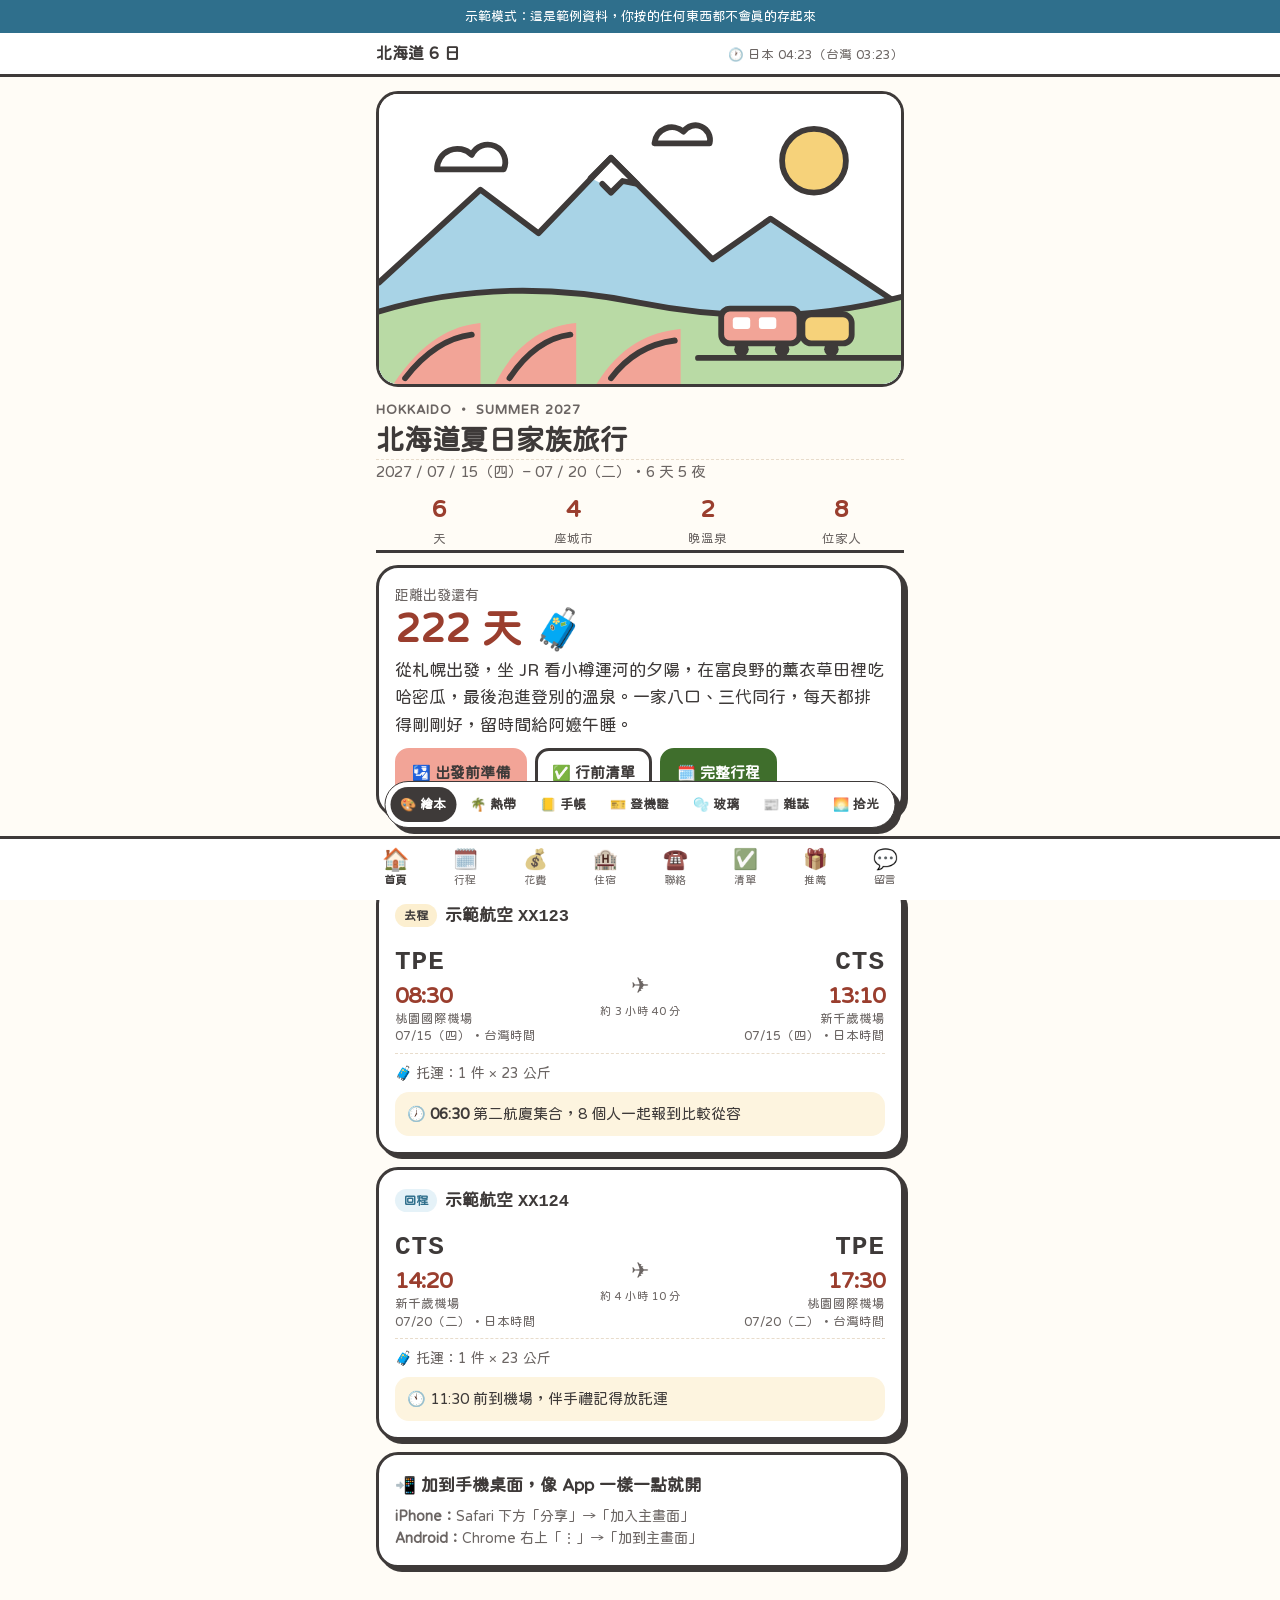
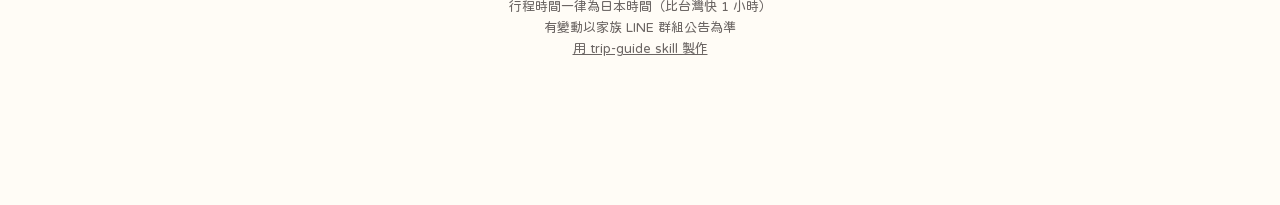
<file: docs/group.html>
<!DOCTYPE html>
<html lang="zh-Hant" data-theme="picturebook">
<head>
<meta charset="UTF-8">
<meta name="viewport" content="width=device-width, initial-scale=1, viewport-fit=cover">
<meta name="robots" content="noindex, nofollow">
<meta name="apple-mobile-web-app-capable" content="yes">
<title>北海道夏日家族旅行</title>
<link rel="icon" href="data:image/svg+xml,<svg xmlns='http://www.w3.org/2000/svg' viewBox='0 0 100 100'><text y='.9em' font-size='90'>🗻</text></svg>">
<link rel="preconnect" href="https://fonts.googleapis.com">
<link rel="preconnect" href="https://fonts.gstatic.com" crossorigin>
<link id="font-link" rel="stylesheet" href="">
<style>
/* ===== THEMES START（由 tools/sync-themes.mjs 從 assets/themes/themes.css 同步，不要直接改這段） ===== */
/* =========================================================
   trip-guide 風格系統（7 種）
   用法：<html data-theme="picturebook">，換風格只要改這個值
   picturebook 日系繪本｜tropical 熱帶活潑｜scrapbook 手帳剪貼簿
   boarding 復古登機證｜glass 液態玻璃｜magazine 雜誌編輯｜poem 拾光成詩
   這份是母版：改完執行 node tools/sync-themes.mjs，
   會把內容同步進各版本 index.html 的 THEMES 區塊
   ========================================================= */

/* ---------- 共用變數（每種風格覆寫） ---------- */
:root{
  --bg:#FFFCF6; --paper:#FFFFFF; --ink:#3E3A39; --muted:#6B6563; --line:#E8DCCB;
  --c1:#F2A497; --c2:#F6D27A; --c3:#A8D3E6; --c4:#B9DAA5;
  --c1-ink:#9A3E2E; --c3-ink:#2F6F8C; --c4-ink:#3F6E2C;
  --on-c1:#3E3A39; --alert:#C8553D;
  --bw:3px; --bc:#3E3A39; --radius:22px; --radius-s:14px;
  --shadow:none; --shadow-lift:none;
  --font-body:"Huninn",-apple-system,"PingFang TC","Noto Sans TC",sans-serif;
  --font-head:var(--font-body);
  --font-mono:ui-monospace,"SF Mono",Menlo,monospace;
  --hero-bg:var(--bg);
}

/* 🎨 日系繪本：和紙白、墨灰粗框、大圓角、平塗 */
[data-theme="picturebook"]{
  --alert:#C8553D;
  --bg:#FFFCF6; --paper:#FFFFFF; --ink:#3E3A39; --muted:#6B6563; --line:#E8DCCB;
  --c1:#F2A497; --c2:#F6D27A; --c3:#A8D3E6; --c4:#B9DAA5;
  --c1-ink:#9A3E2E; --c3-ink:#2F6F8C; --c4-ink:#3F6E2C; --on-c1:#3E3A39;
  --bw:3px; --bc:#3E3A39; --radius:22px; --radius-s:14px;
  --shadow:4px 4px 0 #3E3A39; --shadow-lift:6px 6px 0 #3E3A39;
  --font-body:"Huninn",-apple-system,"PingFang TC",sans-serif;
  --hero-bg:#FFF3D6;
}

/* 🌴 熱帶活潑：芒果橘、廟綠、辣椒紅（曼谷團原版） */
[data-theme="tropical"]{
  --alert:#E0452B;
  --bg:#FFF8EC; --paper:#FFFFFF; --ink:#2B1B0E; --muted:#7A6450; --line:#F1E3CC;
  --c1:#FF8A1F; --c2:#F5B700; --c3:#2F7DD1; --c4:#1F7A5C;
  --c1-ink:#A4520A; --c3-ink:#2F7DD1; --c4-ink:#1F7A5C; --on-c1:#FFFFFF;
  --bw:0px; --bc:transparent; --radius:18px; --radius-s:12px;
  --shadow:0 4px 14px rgba(120,70,10,.08); --shadow-lift:0 8px 22px rgba(120,70,10,.14);
  --font-body:"Chiron GoRound TC",-apple-system,"PingFang TC",sans-serif;
  --hero-bg:linear-gradient(135deg,#FF8A1F,#F5B700);
}

/* 📒 手帳剪貼簿：方格紙、紙膠帶、微歪的卡片 */
[data-theme="scrapbook"]{
  --alert:#B9503F;
  --bg:#F7F1E6; --paper:#FFFEFA; --ink:#4A3F35; --muted:#7D6E60; --line:#E6DACB;
  --c1:#E89A8B; --c2:#EBC868; --c3:#9CC3D5; --c4:#A9C79A;
  --c1-ink:#9C4A3B; --c3-ink:#3D6E85; --c4-ink:#4C6E3D; --on-c1:#4A3F35;
  --bw:1.5px; --bc:#CDBFAE; --radius:6px; --radius-s:6px;
  --shadow:0 2px 0 rgba(74,63,53,.08),0 6px 14px rgba(74,63,53,.10); --shadow-lift:0 10px 22px rgba(74,63,53,.16);
  --font-body:"LXGW WenKai TC",-apple-system,"PingFang TC",serif;
  --hero-bg:#F7F1E6;
}

/* 🎫 復古登機證：奶油紙、海軍藍、票根與打孔線 */
[data-theme="boarding"]{
  --alert:#C8553D;
  --bg:#F3EBDD; --paper:#FFFBF2; --ink:#1F2A44; --muted:#5E6577; --line:#D9CDB8;
  --c1:#C8553D; --c2:#E9B44C; --c3:#1F2A44; --c4:#4F7C6B;
  --c1-ink:#A23F2A; --c3-ink:#1F2A44; --c4-ink:#35594B; --on-c1:#FFFBF2;
  --bw:1.5px; --bc:#1F2A44; --radius:10px; --radius-s:8px;
  --shadow:0 1px 0 rgba(31,42,68,.12); --shadow-lift:0 6px 16px rgba(31,42,68,.14);
  --font-body:"Noto Sans TC",-apple-system,"PingFang TC",sans-serif;
  --font-head:"Noto Serif TC","Songti TC",serif;
  --font-mono:"Space Mono",ui-monospace,Menlo,monospace;
  --hero-bg:#1F2A44;
}

/* 🫧 液態玻璃：半透明毛玻璃卡片，底下是風景照或漸層 */
[data-theme="glass"]{
  --alert:#D94A3A;
  --bg:#DCE7F2; --paper:rgba(255,255,255,.55); --ink:#14202E; --muted:#3E4E60; --line:rgba(20,32,46,.12);
  --c1:#3A7BD5; --c2:#F2B84B; --c3:#59B6C7; --c4:#6BBF8A;
  --c1-ink:#1E5BAE; --c3-ink:#1F6E7C; --c4-ink:#2D7A4C; --on-c1:#FFFFFF;
  --bw:1px; --bc:rgba(255,255,255,.7); --radius:26px; --radius-s:16px;
  --shadow:0 8px 30px rgba(20,32,46,.12),inset 0 1px 0 rgba(255,255,255,.8); --shadow-lift:0 14px 40px rgba(20,32,46,.18),inset 0 1px 0 rgba(255,255,255,.9);
  --font-body:"Noto Sans TC",-apple-system,"PingFang TC",sans-serif;
  --hero-bg:transparent;
}

/* 📰 雜誌編輯：大字標題、細線、留白、黑白加一個重點色 */
[data-theme="magazine"]{
  --alert:#B5452E;
  --bg:#FAF8F4; --paper:#FFFFFF; --ink:#151515; --muted:#6A6A6A; --line:#DEDAD2;
  --c1:#B5452E; --c2:#C9A227; --c3:#2E5E7E; --c4:#5B7A4A;
  --c1-ink:#B5452E; --c3-ink:#2E5E7E; --c4-ink:#4C6A3C; --on-c1:#FFFFFF;
  --bw:1px; --bc:#151515; --radius:0px; --radius-s:0px;
  --shadow:none; --shadow-lift:none;
  --font-body:"Noto Sans TC",-apple-system,"PingFang TC",sans-serif;
  --font-head:"Noto Serif TC","Songti TC",serif;
  --hero-bg:#FAF8F4;
}

/* 🌅 拾光成詩：米白紙纖維、Risograph 顆粒、復古幾何插畫、纖細襯線英文標題 */
[data-theme="poem"]{
  --alert:#C4472F;
  --bg:#F4EEE2; --paper:#FBF7EF; --ink:#2B2723; --muted:#6B6258; --line:#DCD1C0;
  --c1:#E0674A; --c2:#E9B44A; --c3:#3D7F8C; --c4:#9DB08A;
  --c1-ink:#A6432B; --c3-ink:#2C6370; --c4-ink:#4C6A3C; --on-c1:#2B2723;
  --bw:1px; --bc:#2B2723; --radius:2px; --radius-s:2px;
  --shadow:none; --shadow-lift:none;
  --font-body:"Noto Sans TC",-apple-system,"PingFang TC",sans-serif;
  --font-head:"Bodoni Moda","Noto Serif TC","Songti TC",serif;
  --hero-bg:transparent;
  --grain:url("data:image/svg+xml,%3Csvg xmlns='http://www.w3.org/2000/svg' width='160' height='160'%3E%3Cfilter id='n'%3E%3CfeTurbulence type='fractalNoise' baseFrequency='.85' numOctaves='2' stitchTiles='stitch'/%3E%3CfeColorMatrix values='0 0 0 0 .17 0 0 0 0 .15 0 0 0 0 .13 0 0 0 .16 0'/%3E%3C/filter%3E%3Crect width='160' height='160' filter='url(%23n)'/%3E%3C/svg%3E");
  --fiber:url("data:image/svg+xml,%3Csvg xmlns='http://www.w3.org/2000/svg' width='300' height='300'%3E%3Cfilter id='f'%3E%3CfeTurbulence type='fractalNoise' baseFrequency='.012 .09' numOctaves='3' seed='7'/%3E%3CfeColorMatrix values='0 0 0 0 .55 0 0 0 0 .47 0 0 0 0 .36 0 0 0 .14 -.03'/%3E%3C/filter%3E%3Crect width='300' height='300' filter='url(%23f)'/%3E%3C/svg%3E");
}

/* ---------- 共用元件（所有風格共用的骨架） ---------- */
html{background:var(--bg)}
body{background:var(--bg);color:var(--ink);font-family:var(--font-body)}
h1,h2,h3,.head-font{font-family:var(--font-head)}
.card{background:var(--paper);border:var(--bw) solid var(--bc);border-radius:var(--radius);box-shadow:var(--shadow)}
.btn{border-radius:var(--radius-s)}
.pill{border-radius:99px}
.mono{font-family:var(--font-mono)}
.tag{display:inline-block;font-size:12px;font-weight:700;padding:2px 9px;border-radius:99px;border:1.5px solid currentColor;line-height:1.5;vertical-align:2px}
.tag.walk{color:var(--c4-ink);background:color-mix(in srgb,var(--c4) 28%,var(--paper))}
.tag.train{color:var(--c3-ink);background:color-mix(in srgb,var(--c3) 28%,var(--paper))}
.tag.bus{color:#7A5A00;background:color-mix(in srgb,var(--c2) 35%,var(--paper))}
.tag.car{color:var(--c1-ink);background:color-mix(in srgb,var(--c1) 28%,var(--paper))}
.tag.flight{color:var(--ink);background:color-mix(in srgb,var(--line) 60%,var(--paper))}
.tag.must{color:var(--on-c1);background:var(--c1);border-color:var(--c1)}

/* 📖 景點故事（底部滑出的卡片內容） */
.story-btn{display:inline-flex;align-items:center;gap:4px;font:inherit;font-size:13.5px;font-weight:700;color:var(--c1-ink);background:color-mix(in srgb,var(--c1) 14%,var(--paper));border:1.5px solid color-mix(in srgb,var(--c1) 55%,var(--paper));border-radius:99px;padding:6px 12px;min-height:36px;cursor:pointer}
.story{padding-top:4px}
.story-kicker{font-size:13px;font-weight:700;letter-spacing:1px;color:var(--c1-ink)}
.story h3{font-size:22px;margin:2px 44px 6px 0;line-height:1.3}
.story-lead{font-size:16px;font-weight:700;color:var(--ink);margin:0 0 12px;padding-left:10px;border-left:3px solid var(--c2)}
.story figure{margin:0 0 12px}
.story img{display:block;width:100%;max-height:260px;object-fit:cover;border-radius:var(--radius-s);background:var(--line)}
.story figcaption{font-size:12px;color:var(--muted);margin-top:4px}
.story p{margin:0 0 10px;font-size:15.5px;line-height:1.75}
.story h4{font-size:16px;margin:16px 0 6px}
.story-see{margin:0;padding-left:22px;display:grid;gap:4px;font-size:15.5px}
.story-meta{font-size:14.5px;color:var(--muted)}
.story-fact{background:color-mix(in srgb,var(--c3) 18%,var(--paper));border-radius:var(--radius-s);padding:12px 14px;font-size:14.5px;margin:14px 0}
.story-src{font-size:13px;color:var(--muted)}
.story-src a{color:var(--c3-ink)}
.story-nav{display:flex;justify-content:space-between;gap:8px;margin-top:16px}
.story-nav .btn{max-width:48%;overflow:hidden;text-overflow:ellipsis;white-space:nowrap;display:block;text-align:center;line-height:26px}
[data-theme="poem"] .story h3{font-weight:500}
[data-theme="poem"] .story-kicker{font-family:var(--font-head);font-style:italic;font-weight:400;letter-spacing:2px}

/* 插圖：線條吃 --ink，填色吃 --c1～--c4，各風格自動變色 */
.ill .k{stroke:var(--ink);stroke-width:calc(var(--bw) + 1px);stroke-linejoin:round;stroke-linecap:round;fill:none}
.ill .f1{fill:var(--c1)} .ill .f2{fill:var(--c2)} .ill .f3{fill:var(--c3)} .ill .f4{fill:var(--c4)}
.ill .fp{fill:var(--paper)} .ill .fi{fill:var(--ink)}
[data-theme="tropical"] .ill .k,[data-theme="glass"] .ill .k{stroke-width:0}
[data-theme="magazine"] .ill .k{stroke-width:1.2px}
[data-theme="magazine"] .ill .f1,[data-theme="magazine"] .ill .f2,[data-theme="magazine"] .ill .f3,[data-theme="magazine"] .ill .f4{fill:none}
[data-theme="magazine"] .ill .sun{fill:var(--c1)}
[data-theme="poem"] .ill .k{stroke-width:0}
[data-theme="poem"] .ill .f1,[data-theme="poem"] .ill .f2,[data-theme="poem"] .ill .f3,[data-theme="poem"] .ill .f4,[data-theme="poem"] .ill .fi{mix-blend-mode:multiply}

/* 動畫：插圖輕輕動、切換日期彈一下 */
@keyframes bob{50%{transform:translateY(-4px)}}
@keyframes drift{50%{transform:translateX(10px)}}
@keyframes ride{0%{transform:translateX(-30px)}100%{transform:translateX(30px)}}
@keyframes twinkle{50%{opacity:.35}}
@keyframes boing{0%{transform:scale(.96) translateY(6px);opacity:.2}60%{transform:scale(1.02) translateY(-2px);opacity:1}100%{transform:none}}
.ill .bob{animation:bob 3.2s ease-in-out infinite}
.ill .drift{animation:drift 7s ease-in-out infinite}
.ill .ride{animation:ride 6s ease-in-out infinite alternate}
.ill .twinkle{animation:twinkle 2.4s ease-in-out infinite}
.boing{animation:boing .45s cubic-bezier(.3,1.4,.5,1)}
@media (prefers-reduced-motion:reduce){
  *,*::before,*::after{animation:none !important;transition:none !important;scroll-behavior:auto !important}
}

/* ---------- 各風格的裝飾 ---------- */

/* 🎨 繪本：硬陰影、粗框按鈕 */
[data-theme="picturebook"] .btn,[data-theme="picturebook"] .day-chip{border:var(--bw) solid var(--bc)}
[data-theme="picturebook"] .day-chip.on{box-shadow:3px 3px 0 var(--bc)}
[data-theme="picturebook"] .hero{border-bottom:var(--bw) solid var(--bc)}

/* 🌴 熱帶：漸層頁首、白字 */
[data-theme="tropical"] .hero{color:#fff;border-radius:0 0 28px 28px}
[data-theme="tropical"] .hero .sub,[data-theme="tropical"] .hero .stat span{color:rgba(255,255,255,.92)}
[data-theme="tropical"] .hero .stat b{color:#fff}
[data-theme="tropical"] .hero .kicker{color:rgba(255,255,255,.85)}
.hero .card{color:var(--ink)}

/* 📒 手帳：方格紙底、紙膠帶、卡片微歪 */
[data-theme="scrapbook"] body{background-image:linear-gradient(rgba(156,195,213,.18) 1px,transparent 1px),linear-gradient(90deg,rgba(156,195,213,.18) 1px,transparent 1px);background-size:22px 22px}
[data-theme="scrapbook"] .card{position:relative}
[data-theme="scrapbook"] .card::before{content:"";position:absolute;top:-10px;left:50%;width:84px;height:20px;margin-left:-42px;background:color-mix(in srgb,var(--c2) 70%,transparent);transform:rotate(-3deg);opacity:.85}
[data-theme="scrapbook"] .card:nth-of-type(3n+2)::before{background:color-mix(in srgb,var(--c3) 70%,transparent);transform:rotate(2deg);left:22%}
[data-theme="scrapbook"] .card:nth-of-type(3n)::before{background:color-mix(in srgb,var(--c1) 60%,transparent);transform:rotate(-1deg);left:74%}
[data-theme="scrapbook"] .card:nth-of-type(odd){transform:rotate(-.4deg)}
[data-theme="scrapbook"] .card:nth-of-type(even){transform:rotate(.35deg)}
[data-theme="scrapbook"] .hero-art{background:var(--paper);padding:10px 10px 34px;box-shadow:var(--shadow-lift);transform:rotate(-1.5deg);border-radius:3px}

/* 🎫 登機證：深藍頁首、打孔線、等寬字 */
[data-theme="boarding"] .hero{color:#FFFBF2}
[data-theme="boarding"] .hero .sub,[data-theme="boarding"] .hero .stat span{color:#E9DFC9}
[data-theme="boarding"] .hero .stat b{color:var(--c2);font-family:var(--font-mono)}
[data-theme="boarding"] .hero .kicker{color:var(--c2);font-family:var(--font-mono)}
[data-theme="boarding"] .hero-art{background:#FFFBF2;border-radius:10px;padding:8px;position:relative}
[data-theme="boarding"] .card{position:relative}
[data-theme="boarding"] .card.ticket{border-style:solid;background:radial-gradient(circle at 0 50%,transparent 11px,var(--paper) 12px) left/51% 100% no-repeat,radial-gradient(circle at 100% 50%,transparent 11px,var(--paper) 12px) right/51% 100% no-repeat;border:0;box-shadow:0 0 0 1.5px var(--bc) inset}
[data-theme="boarding"] .perf{border-top:2px dashed var(--line);margin:12px -16px}
[data-theme="boarding"] .day-chip b,[data-theme="boarding"] .t{font-family:var(--font-mono)}
[data-theme="boarding"] .stamp{display:inline-block;border:2px solid var(--c1);color:var(--c1);border-radius:8px;padding:2px 10px;transform:rotate(-6deg);font-family:var(--font-mono);font-weight:700;letter-spacing:1px}

/* 🫧 玻璃：背景照片／漸層＋毛玻璃 */
[data-theme="glass"] body{background:var(--photo,radial-gradient(1200px 600px at 10% -10%,#FFD9A8 0,transparent 60%),radial-gradient(900px 700px at 110% 10%,#A9D8F5 0,transparent 55%),radial-gradient(900px 900px at 50% 110%,#BDE8C9 0,transparent 60%),#DCE7F2);background-attachment:fixed;background-size:cover}
[data-theme="glass"] .card,[data-theme="glass"] .topbar,[data-theme="glass"] .day-chip,[data-theme="glass"] nav.tabs{-webkit-backdrop-filter:blur(18px) saturate(1.6);backdrop-filter:blur(18px) saturate(1.6)}
[data-theme="glass"] .topbar,[data-theme="glass"] nav.tabs{background:rgba(255,255,255,.55) !important}
[data-theme="glass"] .day-chip{background:rgba(255,255,255,.45) !important;border:1px solid rgba(255,255,255,.7) !important}
[data-theme="glass"] .hero-art{border-radius:26px;overflow:hidden;background:rgba(255,255,255,.35);border:1px solid rgba(255,255,255,.7)}
@supports not ((backdrop-filter:blur(1px)) or (-webkit-backdrop-filter:blur(1px))){
  [data-theme="glass"]{--paper:rgba(255,255,255,.92)}
}

/* 📰 雜誌：大標、細線分隔、沒有圓角 */
[data-theme="magazine"] .card{border-width:0;border-top:1px solid var(--bc);background:transparent;padding-left:0;padding-right:0}
[data-theme="magazine"] .hero h1{font-size:40px;line-height:1.15;font-weight:900;letter-spacing:-.5px}
[data-theme="magazine"] .hero .kicker{letter-spacing:3px;text-transform:uppercase;color:var(--c1)}
[data-theme="magazine"] h2{font-size:26px;font-weight:900;border-bottom:3px solid var(--ink);padding-bottom:6px}
[data-theme="magazine"] .day-chip{border:0;border-bottom:2px solid transparent;border-radius:0;background:transparent}
[data-theme="magazine"] .day-chip.on{border-bottom-color:var(--c1);background:transparent;color:var(--ink)}
[data-theme="magazine"] .btn{border:1px solid var(--ink)}

/* 🌅 拾光成詩：紙纖維與顆粒、套印偏差、編號小標、圓弧與圓點點綴 */
[data-theme="poem"] body{background-color:var(--bg);background-image:var(--grain),var(--fiber);background-size:160px 160px,300px 300px;background-blend-mode:multiply}
[data-theme="poem"] body{counter-reset:poem}
[data-theme="poem"] .topbar{border-bottom-color:var(--line)}
[data-theme="poem"] .hero .kicker{font-family:var(--font-head);font-weight:400;font-size:25px;line-height:1.15;letter-spacing:.5px;text-transform:none;color:var(--ink);margin-top:6px}
[data-theme="poem"] .hero h1{font-family:var(--font-body);font-size:20px;font-weight:700;letter-spacing:1px;text-shadow:none}
[data-theme="poem"] .hero-art{position:relative;border-radius:0;background:var(--paper);padding:14px 14px 30px;border:1px solid var(--line)}
[data-theme="poem"] .hero-art svg{filter:drop-shadow(1.2px .8px 0 color-mix(in srgb,var(--c3) 30%,transparent))}
[data-theme="poem"] .hero-art::after{content:"";position:absolute;inset:14px 14px 30px;background-image:var(--grain);background-size:120px 120px;mix-blend-mode:multiply;opacity:.9;pointer-events:none}
[data-theme="poem"] .hero-art::before{content:"N° 01  ·  a trip in verse";position:absolute;left:14px;bottom:8px;font-family:var(--font-head);font-style:italic;font-size:12px;letter-spacing:1.5px;color:var(--muted)}
[data-theme="poem"] h2{font-weight:500;counter-increment:poem;position:relative;padding-bottom:8px;border-bottom:1px solid var(--line)}
[data-theme="poem"] h2::before{content:counter(poem,decimal-leading-zero);display:block;font-family:var(--font-head);font-style:italic;font-weight:400;font-size:13px;letter-spacing:2px;color:var(--c1-ink)}
[data-theme="poem"] h2::after{content:"";position:absolute;right:0;bottom:-4px;width:7px;height:7px;border-radius:50%;background:var(--c1)}
[data-theme="poem"] .card{background:radial-gradient(circle at 100% 0,color-mix(in srgb,var(--c2) 24%,transparent) 0 30px,transparent 31px),var(--paper);border-color:var(--line)}
[data-theme="poem"] .btn{border:1px solid var(--ink)}
[data-theme="poem"] .day-chip{border:1px solid var(--line);border-radius:99px}
[data-theme="poem"] .day-chip.on{background:var(--c3);color:#FBF7EF;border-color:var(--c3)}
[data-theme="poem"] .day-chip.on span{color:#E8F0EF}
[data-theme="poem"] .topbar a.on{background:transparent;border-radius:0;box-shadow:inset 0 -2px 0 var(--c1)}
/* ===== THEMES END ===== */

/* ===== 團體版版面（顏色一律用風格變數，換風格不用改這裡） ===== */
*{box-sizing:border-box;-webkit-tap-highlight-color:transparent}
html,body{margin:0}
body{font-size:17px;line-height:1.6;padding-bottom:calc(84px + env(safe-area-inset-bottom));overflow-x:hidden}
a{color:inherit}
.wrap{max-width:560px;margin:0 auto;padding:0 16px}
[hidden]{display:none !important}

/* 頂端標題列 */
.topbar{position:sticky;top:0;z-index:25;background:var(--paper);border-bottom:var(--bw) solid var(--bc);padding-top:env(safe-area-inset-top)}
[data-theme="tropical"] .topbar,[data-theme="glass"] .topbar{border-bottom:1px solid var(--line)}
.topbar .in{max-width:560px;margin:0 auto;padding:8px 16px;display:flex;align-items:center;gap:10px}
.topbar b{font-family:var(--font-head);font-size:16px;flex:1;min-width:0;white-space:nowrap;overflow:hidden;text-overflow:ellipsis}
.topbar .tz{font-size:12.5px;color:var(--muted);white-space:nowrap}

/* 首頁主視覺 */
.hero{margin:14px 0 4px;padding:0;background:none}
.hero-art svg{display:block;width:100%;height:auto}
.hero-art{border-radius:var(--radius);overflow:hidden;border:var(--bw) solid var(--bc)}
[data-theme="tropical"] .hero-art{border:0}
.kicker{font-size:13px;font-weight:700;color:var(--muted);letter-spacing:1px;margin-top:12px}
.hero h1{margin:2px 0 2px;font-size:28px;line-height:1.25}
.hero .sub{margin:0;color:var(--muted);font-size:15px}
[data-theme="tropical"] .hero,[data-theme="boarding"] .hero{color:var(--ink)}
[data-theme="tropical"] .hero .kicker,[data-theme="boarding"] .hero .kicker{color:var(--c1-ink)}
[data-theme="tropical"] .hero .stat b,[data-theme="boarding"] .hero .stat b{color:var(--c1-ink)}
[data-theme="tropical"] .hero .stat span,[data-theme="boarding"] .hero .stat span,[data-theme="tropical"] .hero .sub,[data-theme="boarding"] .hero .sub{color:var(--muted)}
.stats{display:grid;grid-template-columns:repeat(4,1fr);gap:8px;margin:12px 0 0}
.stat{text-align:center}
.stat b{display:block;font-size:24px;line-height:1.1;color:var(--c1-ink);font-family:var(--font-head)}
.stat span{font-size:12.5px;color:var(--muted)}

h2{font-size:20px;margin:26px 0 10px;line-height:1.35}
h3{font-size:17px;margin:0 0 6px}
.card{padding:16px;margin:12px 0}
.muted{color:var(--muted);font-size:14px}
.soft-bg{background:color-mix(in srgb,var(--c2) 22%,var(--paper))}
.pill{display:inline-block;font-size:12px;font-weight:700;padding:2px 9px;vertical-align:2px}
.pill.meet{background:var(--alert);color:#fff}
.pill.now{background:var(--c4-ink);color:#fff}
.pill.soft{background:color-mix(in srgb,var(--c2) 35%,var(--paper));color:var(--ink)}
.pill.cost{background:color-mix(in srgb,var(--c4) 30%,var(--paper));color:var(--c4-ink)}
.pill.cost-est{background:color-mix(in srgb,var(--c2) 35%,var(--paper));color:var(--ink)}
.pill.grp{color:#fff}
.pill.grp-back{background:color-mix(in srgb,var(--c3) 30%,var(--paper));color:var(--c3-ink)}

/* 首頁狀態 */
.big{font-size:40px;font-weight:800;line-height:1.1;color:var(--c1-ink);font-family:var(--font-head)}
.next{border-color:var(--alert) !important;border-width:max(var(--bw),3px) !important;border-style:solid !important}
.next .time{font-size:44px;font-weight:800;color:var(--alert);line-height:1;font-family:var(--font-head)}
.next .left{font-weight:700;color:var(--alert);margin-top:6px}

/* 按鈕 */
.btns{display:flex;flex-wrap:wrap;gap:8px;margin-top:10px}
.btn{display:inline-flex;align-items:center;gap:6px;border:1.5px solid var(--line);padding:10px 14px;font:inherit;font-size:15px;font-weight:700;text-decoration:none;cursor:pointer;background:var(--paper);color:var(--ink);min-height:44px}
.btn.main{background:var(--c4-ink);border-color:var(--c4-ink);color:#fff}
.btn.orange{background:var(--c1);border-color:var(--c1);color:var(--on-c1)}
.btn.call{background:color-mix(in srgb,var(--c3) 25%,var(--paper));color:var(--c3-ink)}
.btn.add{background:color-mix(in srgb,var(--c2) 30%,var(--paper))}
.btn:disabled{opacity:.45;cursor:default}
.big-btn{width:100%;justify-content:center;font-size:17px;min-height:52px}

/* 航班 */
.fl-h{display:flex;gap:8px;align-items:center;flex-wrap:wrap}
.fl-h b{font-size:17px}
.fl-route{display:grid;grid-template-columns:1fr auto 1fr;gap:8px;align-items:center;margin:12px 0 8px}
.fl-code{font-size:26px;font-weight:800;letter-spacing:1px;font-family:var(--font-mono)}
.fl-time{font-size:22px;font-weight:800;color:var(--c1-ink);line-height:1.1}
.fl-sub{font-size:12.5px;color:var(--muted);line-height:1.4;margin-top:2px}
.fl-mid{text-align:center;font-size:22px;color:var(--muted)}
.fl-mid small{display:block;font-size:11.5px;white-space:nowrap}
.fl-foot{font-size:14px;color:var(--muted);border-top:1px dashed var(--line);padding-top:8px}

/* 日期切換＋時間軸 */
.days{display:flex;gap:8px;overflow-x:auto;padding:12px 16px 6px;margin:0 -16px;scrollbar-width:none;position:sticky;top:calc(44px + env(safe-area-inset-top));background:var(--bg);z-index:5}
[data-theme="glass"] .days{background:transparent}
.days::-webkit-scrollbar{display:none}
.day-chip{flex:0 0 auto;border:1.5px solid var(--line);background:var(--paper);border-radius:var(--radius-s);padding:6px 12px;text-align:center;cursor:pointer;font:inherit;color:var(--ink);min-width:74px}
.day-chip b{display:block;font-size:16px}
.day-chip span{font-size:12px;color:var(--muted)}
.day-chip.on{background:var(--c2);color:var(--ink)}
[data-theme="tropical"] .day-chip.on{background:var(--c1);border-color:var(--c1);color:#fff}
[data-theme="tropical"] .day-chip.on span{color:#fff}
[data-theme="boarding"] .day-chip.on{background:var(--c3);color:#FFFBF2}
[data-theme="boarding"] .day-chip.on span{color:#E9DFC9}
.day-chip.today{outline:2px dashed var(--c4-ink);outline-offset:2px}
.day-title{font-size:20px;font-weight:800;margin:12px 0 2px;font-family:var(--font-head)}
.day-meta{display:flex;flex-wrap:wrap;gap:4px 14px;font-size:14px;color:var(--muted);margin:4px 0 6px}
.filters{display:flex;flex-wrap:wrap;gap:6px;margin:8px 0 4px}
.filters button{border:1.5px solid var(--line);background:var(--paper);border-radius:99px;padding:5px 12px;font:inherit;font-size:13.5px;cursor:pointer;color:var(--ink);min-height:36px}
.filters button.on{background:var(--ink);color:var(--paper);border-color:var(--ink)}
.tl{position:relative;margin:10px 0 0;padding-left:0;list-style:none}
.item{display:grid;grid-template-columns:58px 1fr;gap:10px;margin-bottom:10px}
.item.hide{display:none}
.item .t{text-align:right;font-weight:800;font-size:15.5px;padding-top:14px;color:var(--c1-ink)}
.item .t small{display:block;font-weight:500;font-size:12px;color:var(--muted)}
.item details{background:var(--paper);border:var(--bw) solid var(--bc);border-radius:var(--radius-s);box-shadow:var(--shadow);border-left:6px solid var(--c2)}
[data-theme="glass"] .item details{-webkit-backdrop-filter:blur(18px);backdrop-filter:blur(18px)}
.item.meet details{border-left-color:var(--alert)}
.item.nowon details{outline:3px solid var(--c4-ink)}
.item.past{opacity:.55}
.item summary{list-style:none;padding:12px 14px;cursor:pointer;font-weight:700;font-size:16.5px;display:flex;gap:8px;align-items:flex-start}
.item summary::-webkit-details-marker{display:none}
.item summary .arrow{margin-left:auto;color:var(--muted);transition:transform .2s;flex:0 0 auto}
.item details[open] .arrow{transform:rotate(90deg)}
.item .body{padding:0 14px 14px;font-size:15.5px}
.item .body p{margin:6px 0}
.item .tags{display:flex;flex-wrap:wrap;gap:5px;margin:4px 0}
.route{background:color-mix(in srgb,var(--c4) 22%,var(--paper));border-radius:var(--radius-s);padding:10px 12px;margin:8px 0;font-size:15px}
.route b{color:var(--c4-ink)}
.tip{background:color-mix(in srgb,var(--c2) 24%,var(--paper));border-radius:var(--radius-s);padding:10px 12px;margin:8px 0;font-size:15px}
.tipbox{background:color-mix(in srgb,var(--c2) 26%,var(--paper));border-radius:var(--radius-s);padding:12px 14px;margin:12px 0;font-size:15px;border:1.5px dashed color-mix(in srgb,var(--c2) 80%,var(--ink))}
.daynav{display:flex;justify-content:space-between;gap:8px;margin:10px 0}
.sec{margin:14px 0 4px}
.sec-h{color:#fff;font-weight:800;font-size:16px;border-radius:var(--radius-s);padding:10px 14px;margin-bottom:10px}
.sec-h small{display:block;font-weight:500;font-size:13px;opacity:.92;margin-top:2px}
.sec-h.all{background:var(--c4-ink)}
.sec .pill.grp{display:none}
.grprow{display:flex;gap:8px;align-items:flex-start;padding:6px 0;font-size:15px}
.dress-day{background:var(--paper);border-radius:var(--radius-s);padding:12px 14px;margin:10px 0;border:2px dashed color-mix(in srgb,var(--c1) 60%,var(--paper))}
.dress-label{display:block;font-size:13px;font-weight:800;color:var(--c1-ink);margin-bottom:4px}
.dress-groups{display:grid;gap:6px;margin-top:8px}
.dg{display:flex;align-items:center;gap:8px;font-size:15px}
.dg .dot{width:16px;height:16px;border-radius:50%;flex:0 0 auto}
.dress + .dress{border-top:1px dashed var(--line);margin-top:12px;padding-top:12px}

/* 天氣 */
.wx{display:flex;gap:12px;align-items:flex-start;background:color-mix(in srgb,var(--c3) 24%,var(--paper));border-radius:var(--radius-s);padding:14px;margin:12px 0 4px}
.wx-ico{font-size:44px;line-height:1}
.wx-main{flex:1;min-width:0}
.wx-place{font-size:13px;font-weight:800;color:var(--c3-ink)}
.wx-txt{font-size:19px;font-weight:800}
.wx-t{margin-left:10px;color:var(--c1-ink)}
.wx-tip{font-size:14px;font-weight:700;margin-top:4px}
.wx-upd{font-size:12px;color:var(--muted);margin-top:6px}
.wx-strip{display:grid;grid-template-columns:repeat(auto-fit,minmax(52px,1fr));gap:4px;text-align:center}
.wxs{display:flex;flex-direction:column;font-size:14px}
.wxs-i{font-size:26px;line-height:1.3}

/* 住宿／聯絡 */
.local{font-size:22px;line-height:1.5;font-weight:700;background:color-mix(in srgb,var(--c2) 18%,var(--paper));border:2px dashed var(--c2);border-radius:var(--radius-s);padding:14px;margin:10px 0;word-break:break-word}
.kv{display:grid;grid-template-columns:auto 1fr;gap:6px 14px;font-size:16px}
.kv dt{color:var(--muted)}
.kv dd{margin:0;font-weight:700}
.contact{display:flex;align-items:center;gap:12px;padding:10px 0;border-bottom:1px solid var(--line)}
.contact:last-child{border-bottom:0}
.contact .who{flex:1;min-width:0}
.contact .who b{display:block}
.van{display:flex;flex-wrap:wrap;gap:6px;margin-top:6px}
.van span{background:color-mix(in srgb,var(--c2) 30%,var(--paper));padding:4px 10px;border-radius:99px;font-size:15px}
.van .empty{background:none;color:var(--muted);padding-left:0}
ul.dots{margin:6px 0;padding-left:20px}
ul.dots li{margin:4px 0}
ul.plain{list-style:none;margin:0;padding:0}
ul.plain li{padding:7px 0;border-bottom:1px solid var(--line)}
ul.plain li:last-child{border-bottom:0}
.tf{display:flex;justify-content:space-between;align-items:center;gap:8px;background:color-mix(in srgb,var(--c4) 14%,var(--paper));border:1px solid var(--line);border-radius:10px;padding:8px 10px}
.tf span{display:block;font-size:12px;color:var(--muted)}
.copy{border:0;background:var(--paper);border-radius:10px;width:44px;height:40px;font-size:18px;cursor:pointer;flex:0 0 auto;box-shadow:var(--shadow)}
.warn-soft{background:color-mix(in srgb,var(--alert) 10%,var(--paper)) !important}
.ok-soft{background:color-mix(in srgb,var(--c4) 20%,var(--paper)) !important;font-weight:700;color:var(--c4-ink)}
.room-h{display:flex;justify-content:space-between;align-items:center}
.room-h b{font-size:18px}
.room-n{font-weight:800;color:var(--muted)}
.room-n.good{color:var(--c4-ink)}
.room-n.bad{color:var(--alert)}
.room.over{border-color:var(--alert) !important}
.chips button .elsewhere{font-size:11px;opacity:.75;margin-left:2px}

/* 清單 */
.check{display:flex;gap:12px;align-items:flex-start;padding:10px 0;border-bottom:1px solid var(--line);cursor:pointer}
.check:last-child{border-bottom:0}
.check input{width:24px;height:24px;accent-color:var(--c4-ink);flex:0 0 auto;margin-top:2px}
.check.done span{text-decoration:line-through;color:var(--muted)}
.progress{height:10px;background:var(--line);border-radius:99px;overflow:hidden;margin:8px 0 2px}
.progress i{display:block;height:100%;background:var(--c4-ink);transition:width .3s}
.booking{display:flex;gap:12px;padding:10px 0;border-bottom:1px solid var(--line)}
.booking:last-child{border-bottom:0}
.booking .ico{font-size:24px}
.steps{list-style:none;margin:0;padding:0;display:grid;gap:10px}
.step{display:grid;grid-template-columns:34px 1fr;gap:10px;align-items:start}
.step .no{width:34px;height:34px;border-radius:50%;display:flex;align-items:center;justify-content:center;font-weight:800;background:var(--c3);color:var(--ink);border:var(--bw) solid var(--bc)}
[data-theme="tropical"] .step .no,[data-theme="glass"] .step .no,[data-theme="boarding"] .step .no{color:#fff}
.step p{margin:2px 0 0;font-size:14.5px;color:var(--muted)}
.fees{display:grid;grid-template-columns:repeat(auto-fit,minmax(140px,1fr));gap:10px}
.fee{padding:12px;text-align:center;margin:0}
.fee b{display:block;font-size:22px;color:var(--c1-ink);font-family:var(--font-head)}
.fee span{font-size:13px;color:var(--muted)}
.phrase{display:flex;gap:12px;align-items:center;padding:10px 0;border-bottom:1px solid var(--line)}
.phrase:last-child{border-bottom:0}
.phrase b{display:block;font-size:15px}
.phrase .lo{display:block;font-size:21px;font-weight:700;line-height:1.4}
.phrase .say{display:block;color:var(--muted);font-size:14px}
.play{flex:0 0 auto;width:48px;height:48px;border-radius:50%;border:0;background:color-mix(in srgb,var(--c2) 35%,var(--paper));font-size:22px;cursor:pointer}
.play.on{background:var(--c2);animation:pulse .8s infinite}
@keyframes pulse{50%{transform:scale(1.08)}}
.conv{display:grid;grid-template-columns:1fr auto 1fr;gap:8px;align-items:center}
.conv label{font-size:13px;color:var(--muted);display:block}
.conv input{width:100%;font-size:22px;font-weight:700;padding:10px;border:2px solid var(--line);border-radius:12px;background:var(--paper);color:var(--ink)}
.conv .eq{font-size:22px;padding-top:16px}
.rate{margin-top:10px;font-size:14px;color:var(--muted);display:flex;align-items:center;gap:6px;flex-wrap:wrap}
.rate input{width:80px;font-size:15px;padding:6px;border:1px solid var(--line);border-radius:8px;background:var(--paper);color:var(--ink)}

/* 收合卡片 */
.jj > summary{list-style:none;cursor:pointer;display:flex;justify-content:space-between;align-items:center;font-size:18px}
.jj > summary::-webkit-details-marker{display:none}
.jj-hint{display:block;font-size:13px;font-weight:400}
.jj .arrow,.sub .arrow{color:var(--muted);transition:transform .2s}
.jj[open] > summary > .arrow,.sub[open] > summary > .arrow{transform:rotate(90deg)}
.sub{border-top:1px dashed var(--line);margin-top:10px}
.sub > summary{list-style:none;cursor:pointer;display:flex;justify-content:space-between;align-items:center;font-weight:800;font-size:16px;padding:12px 0 2px}
.sub > summary::-webkit-details-marker{display:none}
.sub-b{padding:6px 0 4px}

/* 記帳 */
.money{border-top:1px dashed var(--line);margin-top:12px;padding-top:10px}
.est{font-size:15px;margin-bottom:6px}
.exp{display:flex;justify-content:space-between;gap:8px;align-items:center;padding:8px 0;border-bottom:1px solid var(--line);font-size:15px}
.exp .x{border:0;background:color-mix(in srgb,var(--alert) 14%,var(--paper));color:var(--alert);border-radius:50%;width:32px;height:32px;flex:0 0 auto;cursor:pointer}
.daymoney{border-color:var(--c2) !important;border-width:2px !important}
.dm-h{font-weight:800;margin-bottom:4px}
.dm-row{display:flex;justify-content:space-between;gap:10px;font-size:16px;padding:2px 0}
.dm-row b{color:var(--c1-ink)}
.sheet{position:fixed;inset:0;background:rgba(30,25,20,.45);z-index:50;display:none;align-items:flex-end;justify-content:center}
.sheet.on{display:flex}
.sheet-in{background:var(--bg);width:100%;max-width:560px;max-height:88vh;overflow-y:auto;border-radius:22px 22px 0 0;padding:20px 16px calc(24px + env(safe-area-inset-bottom));position:relative}
[data-theme="glass"] .sheet-in{background:#F2F6FA}
.sheet-x{position:absolute;right:12px;top:12px;border:0;background:var(--paper);border-radius:50%;width:40px;height:40px;font-size:18px;cursor:pointer;box-shadow:var(--shadow)}
.f-l{display:block;font-weight:800;font-size:15px;margin:14px 0 4px}
.amt{display:flex;gap:8px;align-items:center}
.amt .m-in{font-size:22px;font-weight:800;flex:1;min-width:0}
.seg{display:flex;background:var(--paper);border:2px solid var(--line);border-radius:12px;overflow:hidden;flex:0 0 auto}
.seg button{border:0;background:none;padding:10px 10px;font:inherit;font-size:14px;font-weight:700;cursor:pointer;color:var(--muted)}
.seg button.on{background:var(--c1);color:var(--on-c1)}
.chips{display:flex;flex-wrap:wrap;gap:8px;margin-top:6px}
.chips button{border:2px solid var(--line);background:var(--paper);border-radius:99px;padding:8px 14px;font:inherit;font-size:15px;cursor:pointer;min-height:40px;color:var(--ink)}
.chips button.on{background:var(--c4-ink);border-color:var(--c4-ink);color:#fff}
.chips button.fund{border-color:var(--c2);background:color-mix(in srgb,var(--c2) 25%,var(--paper));font-weight:800}
.chips button.fund.on{background:var(--c2);border-color:var(--c2);color:var(--ink)}
.fundcard{border-color:var(--c2) !important;border-width:2px !important}
.fund-bar{height:12px;margin:8px 0 6px}
.fund-list{margin-top:10px;border-top:1px dashed var(--line)}
.person{display:grid;grid-template-columns:1.1fr 1fr 1fr .9fr;gap:4px;padding:7px 0;border-bottom:1px solid var(--line);font-size:14px;text-align:right}
.person > :first-child{text-align:left}
.person.head{color:var(--muted);font-size:12px}
.person .pos{color:var(--c4-ink);font-weight:800}
.person .neg{color:var(--alert);font-weight:800}
.mv{border-bottom:1px solid var(--line)}
.mv > summary{list-style:none;cursor:pointer;display:flex;gap:6px;align-items:center;padding:8px 0;font-size:16px}
.mv > summary::-webkit-details-marker{display:none}
.mv > summary .amt{margin-left:auto;font-weight:800}
.mv > summary .arrow{color:var(--muted);transition:transform .2s}
.mv[open] > summary .arrow{transform:rotate(90deg)}
.paidbtn{border:1.5px solid var(--line);background:var(--paper);border-radius:999px;padding:4px 10px;font-size:13px;font-weight:800;color:var(--muted);cursor:pointer;white-space:nowrap}
.paidbtn.on{background:color-mix(in srgb,var(--c4) 25%,var(--paper));border-color:var(--c4-ink);color:var(--c4-ink)}
.paidbtn.warn{background:color-mix(in srgb,var(--c2) 35%,var(--paper));border-color:var(--c2);color:var(--ink)}
.mv.done > summary b,.mv.done > summary .amt{opacity:.55}
.mv-b{padding:2px 0 10px;font-size:14px}
.mv-h{display:flex;justify-content:space-between;font-weight:800;margin:8px 0 2px;padding-top:6px;border-top:1px dashed var(--line)}
.mv-h:first-child{border-top:0;margin-top:0}
.mv-r{display:flex;justify-content:space-between;gap:8px;padding:2px 0}
.mv-r small{color:var(--muted)}
.mv-r .n{white-space:nowrap}
.where-row{display:grid;grid-template-columns:1fr 1.4fr;gap:8px}
.where-row select{font-size:15px;padding:10px 8px}
.exp-row{width:100%;border:0;background:none;font:inherit;color:inherit;text-align:left;cursor:pointer}
.btn.del-btn{background:color-mix(in srgb,var(--alert) 12%,var(--paper));color:var(--alert);width:100%;justify-content:center}

/* 推薦 */
.warn-card{border-color:var(--alert) !important;background:color-mix(in srgb,var(--alert) 7%,var(--paper)) !important}
.warn-card h3{color:var(--alert)}
.rcat{padding:6px 14px;margin:10px 0}
.rcat > summary b{font-size:17px}
.rtop{display:block;font-size:13px;font-weight:500;color:var(--c1-ink)}
.rcat .sub-b > .card,.side .sub-b > .card{box-shadow:none;margin:8px 0}
.stiles{display:grid;grid-template-columns:repeat(2,1fr);gap:6px}
.stile{border:2px solid var(--c);background:color-mix(in srgb,var(--c) 12%,var(--paper));border-radius:12px;padding:8px 10px;font:inherit;color:var(--ink);text-align:left;cursor:pointer}
.stile b{display:block;font-size:14px}
.stile span{font-size:12.5px;color:var(--muted)}
.stile.on{background:var(--c);color:#fff}
.stile.on span{color:#fff}
.btn.wishbtn.on{background:var(--c1);color:var(--on-c1)}
.filter-note{font-size:14px;font-weight:700;color:var(--c1-ink);margin:8px 0 0}
.rec-h{display:flex;justify-content:space-between;gap:10px;align-items:flex-start}
.rec-n{font-size:18px;display:block}
.rec-en{font-size:13px;color:var(--muted)}
.heart,.edit-btn{border:0;background:color-mix(in srgb,var(--c1) 18%,var(--paper));color:var(--c1-ink);border-radius:50%;width:44px;height:44px;font-size:20px;cursor:pointer;flex:0 0 auto}
.heart.on{background:var(--c1);color:var(--on-c1)}
.rec-btns{display:flex;gap:6px;flex:0 0 auto}
.rec-foot{display:flex;justify-content:space-between;align-items:center;margin-top:8px}
.rec-by{font-size:13px;color:var(--muted)}
.like{border:2px solid var(--line);background:var(--paper);border-radius:99px;padding:6px 14px;font:inherit;font-size:15px;cursor:pointer;min-height:40px;color:var(--ink)}
.like.on{background:var(--c3-ink);border-color:var(--c3-ink);color:#fff}
.rec-warn{background:color-mix(in srgb,var(--alert) 10%,var(--paper));color:var(--alert);border-radius:10px;padding:6px 10px;font-size:14px;margin:6px 0}
.shops{display:flex;flex-wrap:wrap;gap:6px;align-items:center;font-size:14px}
.shop{border:0;background:color-mix(in srgb,var(--c4) 22%,var(--paper));color:var(--c4-ink);border-radius:99px;padding:4px 10px;font:inherit;font-size:13px;font-weight:700;text-decoration:none}
button.shop{cursor:pointer}
.vids{display:flex;gap:10px;overflow-x:auto;scroll-snap-type:x mandatory;margin:10px -16px 0;padding:0 16px 6px;scrollbar-width:none}
.vid{flex:0 0 82%;max-width:330px;scroll-snap-align:start;display:flex;flex-direction:column;gap:6px}
.vid iframe{width:100%;height:520px;border:0;border-radius:12px;background:var(--paper)}

/* 留言板 */
.m-in{width:100%;font:inherit;font-size:16px;padding:10px 12px;border:2px solid var(--line);border-radius:12px;background:var(--paper);color:var(--ink);margin:4px 0}
[data-theme="glass"] .m-in{background:#fff}
.m-in:focus{outline:none;border-color:var(--c1)}
.msg{display:flex;gap:12px;padding:14px}
.ava{flex:0 0 auto;width:40px;height:40px;border-radius:50%;color:#fff;font-weight:800;display:flex;align-items:center;justify-content:center;font-size:17px}
.mbody{flex:1;min-width:0}
.mtext{white-space:pre-wrap;word-break:break-word;margin-top:2px}
.m-del{border:0;background:color-mix(in srgb,var(--alert) 12%,var(--paper));color:var(--alert);border-radius:8px;padding:2px 8px;font-size:13px;cursor:pointer;float:right}
.foot{text-align:center;color:var(--muted);font-size:13px;margin:28px 0 8px}
.demo-bar{background:var(--c3-ink);color:#fff;font-size:13px;text-align:center;padding:6px 12px}

/* 底部分頁列 */
nav.tabs{position:fixed;left:0;right:0;bottom:0;background:var(--paper);border-top:var(--bw) solid var(--bc);display:flex;justify-content:center;padding-bottom:env(safe-area-inset-bottom);z-index:20}
[data-theme="tropical"] nav.tabs,[data-theme="glass"] nav.tabs{border-top:1px solid var(--line);box-shadow:0 -4px 14px rgba(0,0,0,.05)}
nav.tabs .in{display:flex;width:100%;max-width:560px}
nav.tabs button{flex:1;min-width:0;border:0;background:none;padding:8px 0 10px;font:inherit;font-size:11px;color:var(--muted);cursor:pointer;display:flex;flex-direction:column;align-items:center;gap:1px;min-height:60px}
nav.tabs button .i{font-size:20px;line-height:1.2;filter:grayscale(.6)}
nav.tabs button.on{color:var(--ink);font-weight:800}
nav.tabs button.on .i{filter:none;transform:scale(1.1)}
section.page{display:none}
section.page.on{display:block}

/* 風格切換列（預覽用） */
.switcher{position:fixed;left:50%;bottom:calc(72px + env(safe-area-inset-bottom));transform:translateX(-50%);z-index:40;display:flex;gap:4px;background:var(--paper);border:1.5px solid var(--bc);border-radius:99px;padding:5px;box-shadow:var(--shadow-lift);max-width:calc(100vw - 24px);overflow-x:auto;scrollbar-width:none}
.switcher button{border:0;background:none;border-radius:99px;padding:7px 10px;font:inherit;font-size:13px;font-weight:700;cursor:pointer;color:var(--ink);white-space:nowrap}
.switcher button.on{background:var(--ink);color:var(--paper)}
</style>
</head>
<body>

<div class="demo-bar" id="demo-bar" hidden>示範模式：這是範例資料，你按的任何東西都不會真的存起來</div>
<header class="topbar"><div class="in"><b id="top-title"></b><span class="tz" id="clock"></span></div></header>

<main class="wrap">
  <section class="page on" id="p-home"></section>
  <section class="page" id="p-plan"></section>
  <section class="page" id="p-money"></section>
  <section class="page" id="p-stay"></section>
  <section class="page" id="p-contact"></section>
  <section class="page" id="p-list"></section>
  <section class="page" id="p-rec"></section>
  <section class="page" id="p-msg"></section>
  <div id="sheet" class="sheet"><div class="sheet-in"></div></div>
  <p class="foot" id="foot"></p>
</main>

<nav class="tabs"><div class="in">
  <button data-tab="home" class="on"><span class="i">🏠</span>首頁</button>
  <button data-tab="plan"><span class="i">🗓️</span>行程</button>
  <button data-tab="money"><span class="i">💰</span>花費</button>
  <button data-tab="stay"><span class="i">🏨</span>住宿</button>
  <button data-tab="contact"><span class="i">☎️</span>聯絡</button>
  <button data-tab="list"><span class="i">✅</span>清單</button>
  <button data-tab="rec"><span class="i">🎁</span>推薦</button>
  <button data-tab="msg"><span class="i">💬</span>留言</button>
</div></nav>

<script>
/* =========================================================
   ✏️ 設定區：換旅程只要改這一段到「以下是程式」之前
   ========================================================= */
const THEME = "picturebook"; // picturebook 繪本｜tropical 熱帶｜scrapbook 手帳｜boarding 登機證｜glass 玻璃｜magazine 雜誌
const SHOW_SWITCHER = true;   // true = 畫面下方出現風格切換列（預覽頁用）
const PHOTO = "";             // 玻璃風的背景照片網址（選填）

const TRIP = {
  title: "北海道夏日家族旅行", short: "北海道 6 日", kicker: "HOKKAIDO ・ SUMMER 2027",
  dates: "2027 / 07 / 15（四）– 07 / 20（二）・6 天 5 夜",
  start: "2027-07-15", end: "2027-07-20",
  place: "日本", utc: 9, homeUtc: 8, tzIana: "Asia/Tokyo",   // 當地時區（UTC+9）、台灣（UTC+8）
  tzNote: "行程時間一律為日本時間（比台灣快 1 小時）",
  cur: { sym: "¥", name: "日幣", rate: 0.21 },              // 結算匯率：1 日幣 = 0.21 台幣（全團統一，改這裡就好）
  stats: [["6","天"],["4","座城市"],["2","晚溫泉"],["8","位家人"]],
  intro: "從札幌出發，坐 JR 看小樽運河的夕陽，在富良野的薰衣草田裡吃哈密瓜，最後泡進登別的溫泉。一家八口、三代同行，每天都排得剛剛好，留時間給阿嬤午睡。",
  lang: "ja-JP",                // 實用外語發音用的語言（瀏覽器內建語音）
  footer: "有變動以家族 LINE 群組公告為準",
  admin: false,                 // 進階領隊版改成 true：頁尾會出現「🧭 領隊後台」入口
  credit: { text: "用 trip-guide skill 製作", url: "https://github.com/Joanne9N/trip-guide-skill" },
};

// 首頁插圖：線條 class="k"、填色 f1～f4，換風格自動變色。換目的地時請畫當地的地標、交通工具、風景
const HERO_SVG = `
<svg class="ill" viewBox="0 0 360 200" role="img" aria-label="北海道的山、薰衣草花田和小火車">
  <rect class="fp" x="0" y="0" width="360" height="200"/>
  <g class="twinkle"><circle class="f2 sun" cx="300" cy="46" r="22"/><circle class="k" cx="300" cy="46" r="22"/></g>
  <g class="drift"><path class="fp" d="M40 52h46a12 12 0 0 0-22-10a14 14 0 0 0-24 10z"/><path class="k" d="M40 52h46a12 12 0 0 0-22-10a14 14 0 0 0-24 10z"/></g>
  <g class="drift" style="animation-delay:-3s"><path class="fp" d="M190 34h38a10 10 0 0 0-18-8a12 12 0 0 0-20 8z"/><path class="k" d="M190 34h38a10 10 0 0 0-18-8a12 12 0 0 0-20 8z"/></g>
  <path class="f3" d="M0 130L70 66l40 30 50-52 70 70 40-28 90 60v54H0z"/>
  <path class="fp" d="M146 58l14-14 18 18-10-2-8 8-6-6z"/>
  <path class="k" d="M0 130L70 66l40 30 50-52 70 70 40-28 90 60"/>
  <path class="k" d="M146 58l14-14 18 18-10-2-8 8-6-6"/>
  <path class="f4" d="M0 150c60-18 120-18 180-6s120 12 180-4v60H0z"/>
  <path class="k" d="M0 150c60-18 120-18 180-6s120 12 180-4"/>
  <g class="f1"><path d="M10 200c20-30 40-40 60-42v42z"/><path d="M80 200c14-28 34-40 56-42v42z"/><path d="M150 200c16-26 36-36 58-38v38z"/></g>
  <g class="k"><path d="M18 196c14-18 30-28 46-30"/><path d="M90 196c12-18 26-28 42-30"/><path d="M160 196c12-16 28-24 44-26"/></g>
  <g class="ride">
    <rect class="f1" x="236" y="148" width="54" height="24" rx="6"/><rect class="k" x="236" y="148" width="54" height="24" rx="6"/>
    <rect class="fp" x="244" y="154" width="12" height="8" rx="2"/><rect class="fp" x="262" y="154" width="12" height="8" rx="2"/>
    <rect class="f2" x="292" y="152" width="34" height="20" rx="6"/><rect class="k" x="292" y="152" width="34" height="20" rx="6"/>
    <circle class="fi" cx="250" cy="176" r="5"/><circle class="fi" cx="278" cy="176" r="5"/><circle class="fi" cx="312" cy="176" r="5"/>
  </g>
  <path class="k" d="M220 182h140"/>
</svg>`;

/* 👥 成員（記帳、分房、分組都用這份名單） */
const MEMBERS = ["阿公","阿嬤","爸爸","媽媽","小叔","小嬸","大寶","二寶"];
const SETTLER = "媽媽";          // 結算人：公積金在誰手上，大家最後只跟他對帳
const FUND = "公積金";
const FUND_PER_PERSON = 5000;    // 每人繳多少「台幣」公積金；不收公積金就填 0

/* 🔒 私人資料區：空白的欄位會自動隱藏。護照號碼、保單號碼、管理密碼「絕對不要」放這裡 */
const PRIVATE = {
  stays: [
    { name:"札幌站前飯店（示範）", type:"飯店", nights:"07/15–07/17、07/18–07/19", checkin:"15:00", checkout:"11:00",
      address:"北海道札幌市北區（示範地址）", local:"札幌駅前のホテルまでお願いします", map:"Sapporo Station",
      notes:["走路 3 分鐘到 JR 札幌站","樓下有便利商店，大浴場開到 24:00"], rules:["🚭 全館禁菸","🌙 22:00 後走廊請小聲"], checkoutTasks:[] },
    { name:"富良野民宿（示範）", type:"民宿", nights:"07/17–07/18", checkin:"16:00", checkout:"10:00",
      address:"北海道富良野市（示範地址）", local:"", map:"Furano",
      notes:["有廚房和洗衣機","早餐是自家種的蔬菜"], rules:["👟 室內請脫鞋"], checkoutTasks:["🗑️ 垃圾分類放門口","🔑 鑰匙放回玄關的盒子"] },
    { name:"登別溫泉旅館（示範）", type:"溫泉旅館", nights:"07/19–07/20", checkin:"15:00", checkout:"10:00",
      address:"北海道登別市登別溫泉町（示範地址）", local:"登別温泉の旅館までお願いします", map:"Noboribetsu Onsen",
      notes:["含晚餐和早餐","房間有露天風呂"], rules:["♨️ 大浴場不能穿泳衣"], checkoutTasks:[] },
  ],
  // 聯絡人：host:true 的會另外顯示在「住宿」分頁
  contacts: [
    { role:"領隊（爸爸）", name:"爸爸", phone:"+886900000000", show:"0900-000-000（示範）" },
    { role:"富良野包車司機", name:"示範包車公司", phone:"+81000000000", show:"（示範號碼）" },
    { role:"富良野民宿", name:"民宿主人", phone:"+81000000001", show:"（示範號碼）", host:true },
  ],
  vans: [ { name:"Day 3 包車 1 號車", people:["阿公","阿嬤","爸爸","媽媽"] }, { name:"Day 3 包車 2 號車", people:["小叔","小嬸","大寶","二寶"] } ],
  bookingNos: { car:"DEMO-001", zoo:"" },
};

/* 🛂 出發前準備（簽證、入境申報） */
const PREP = {
  lead: "台灣護照入境日本免簽（觀光 90 天內）。建議出發前先在 Visit Japan Web 填好入境資料，落地掃 QR Code 就能快速通關。",
  steps: [
    ["確認護照效期","建議效期超過回國日 6 個月，每個人都要檢查，小孩也一樣"],
    ["註冊 Visit Japan Web","用 Email 註冊，同行家人可以加在同一個帳號裡"],
    ["填入境與海關資料","照護照資料填寫，住宿填第一晚的飯店"],
    ["截圖 QR Code","入境審查、海關各一個，出發前截圖存在手機"],
  ],
  fees: [["免費","Visit Japan Web"],["免簽","觀光 90 天內"]],
  note: "規定以官方網站最新公告為準。",
  links: [["Visit Japan Web 官網","https://services.digital.go.jp/visit-japan-web/"],["外交部領事事務局","https://www.boca.gov.tw/"]],
};

/* ✈️ 航班 */
const FLIGHTS = [
  { dir:"去程", airline:"示範航空", no:"XX123", date:"07/15（四）", from:"TPE", fromName:"桃園國際機場", dep:"08:30", depTz:"台灣時間",
    to:"CTS", toName:"新千歲機場", arr:"13:10", arrTz:"日本時間", dur:"約 3 小時 40 分", bag:"1 件 × 23 公斤",
    note:"🕖 <b>06:30</b> 第二航廈集合，8 個人一起報到比較從容" },
  { dir:"回程", airline:"示範航空", no:"XX124", date:"07/20（二）", from:"CTS", fromName:"新千歲機場", dep:"14:20", depTz:"日本時間",
    to:"TPE", toName:"桃園國際機場", arr:"17:30", arrTz:"台灣時間", dur:"約 4 小時 10 分", bag:"1 件 × 23 公斤",
    note:"🕚 11:30 前到機場，伴手禮記得放託運" },
];
const BAG_PEOPLE = []; // 只有部分人買托運時填名字；空白代表全員都有

/* 👥 分組（某天要分開行動時用；行程項目加 group:"A"） */
const GROUPS = {
  A: { name:"🎨 玻璃體驗組", color:"#C8553D", members:["爸爸","媽媽","大寶","二寶"] },
  B: { name:"☕ 慢慢逛組", color:"#2F6F8C", members:["阿公","阿嬤","小叔","小嬸"] },
};

/* 🗓️ 行程：k＝固定編號（記帳用，新增時給該天沒用過的數字，舊的不要改）
   meet:true＝集合（首頁會倒數）｜place＝Google 地圖搜尋字｜cat＝分類篩選｜tags＝交通標籤｜must＝必去｜cost＝預估每人花費（當地貨幣）
   group:"A"＝只有某組｜only:["名字"]＝只有部分人 */
const CATS_PLAN = [["sight","📍 景點"],["food","🍜 用餐"],["shop","🛍️ 購物"],["move","🚃 交通"],["stay","🛏️ 住宿"]];
const TAG = { walk:"🚶 步行", train:"🚃 電車", bus:"🚌 巴士", car:"🚐 包車", flight:"✈️ 飛機", boat:"⛴️ 船", taxi:"🚕 計程車" };
const DAYS = [
  { date:"2027-07-15", w:"四", label:"抵達札幌", title:"Day 1・飛向涼爽的夏天", move:"JR 快速 Airport 約 40 分", stay:"札幌站前飯店", tip:"7 月的北海道早晚只有 15～18 度，記得帶一件薄外套。", items:[
    { k:0, t:"06:30", meet:true, where:"桃園機場第二航廈 出境大廳", title:"✈️ 機場集合・報到", cat:"move", tags:["flight"], place:"Taoyuan International Airport Terminal 2",
      body:"<p>8 個人一起辦團體報到，先確認每個人都帶了護照。</p><div class='tip'>🧳 行動電源一定要放隨身行李。</div>" },
    { k:1, t:"13:10", e:"14:30", title:"🛬 抵達新千歲・入境", cat:"move", place:"New Chitose Airport",
      body:"<p>準備好 Visit Japan Web 的 QR Code，入境審查和海關各掃一次。</p>" },
    { k:2, t:"14:30", e:"15:30", meet:true, where:"機場 B1 JR 售票口前", title:"🚃 JR 前往札幌", cat:"move", tags:["train"], place:"New Chitose Airport Station",
      body:"<div class='route'><b>JR 快速 Airport</b> 新千歲機場 → <b>札幌</b>，約 40 分鐘</div><p class='muted'>買 Kitaca 或用手機 Suica 搭車最方便。</p>", cost:1230 },
    { k:3, t:"16:00", title:"🏨 飯店 Check-in", cat:"stay", tags:["walk"], place:"Sapporo Station", body:"<p>放行李、休息一下。</p><div class='btns'><button class='btn' data-go='stay'>🏨 看住宿資訊</button></div>" },
    { k:4, t:"18:00", e:"19:30", meet:true, where:"飯店大廳", title:"🍖 成吉思汗烤肉晚餐", cat:"food", tags:["walk"], must:true, place:"Sapporo Jingisukan",
      body:"<p>北海道必吃的羊肉燒烤，記得穿不怕沾味道的衣服。</p>", cost:3500 },
  ]},
  { date:"2027-07-16", w:"五", label:"小樽", title:"Day 2・運河與玻璃的港町", move:"JR 約 40 分", stay:"札幌站前飯店", groups:["A","B"], tip:"堺町通是一段長坡，阿嬤走累了可以在 LeTAO 二樓坐著休息。", items:[
    { k:0, t:"09:00", meet:true, where:"飯店大廳", title:"🚃 JR 前往小樽", cat:"move", tags:["train"], place:"Sapporo Station", body:"<p>坐右側靠窗可以看到海。</p>", cost:750 },
    { k:1, t:"10:00", e:"11:30", title:"🌉 小樽運河散步", cat:"sight", tags:["walk"], must:true, place:"Otaru Canal", body:"<p>白天拍石造倉庫，傍晚再回來看點燈。</p>",
      story:{ lead:"百年前的港口運河，現在是北海道最有名的散步路線",
          body:["小樽運河在 1923 年完工，當年的貨船在這裡把貨卸進兩旁的石造倉庫，小樽也因此成為北海道熱鬧的貿易港。","後來港口沒落，運河一度差點被填平，經過市民多年爭取，最後保留一半寬度整修成散步道，倉庫也變成餐廳和商店。"],
          see:["淺草橋上拍運河和倉庫的經典角度","傍晚點燈後的煤氣燈和水面倒影","北運河一帶比較安靜的舊港風景"],
          how:"白天先走一趟拍倉庫，晚餐後再回來看點燈，兩種氣氛完全不一樣。", stay:"40–60 分鐘",
          fact:"每年 2 月的「小樽雪燈之路」，運河水面會放滿浮球蠟燭。",
          src:[["小樽觀光協會","https://otaru.gr.jp/"]] } },
    { k:2, t:"11:30", e:"12:30", title:"🍣 三角市場海鮮丼", cat:"food", tags:["walk"], place:"Otaru Sankaku Market", body:"<p>排隊人多，建議 11:30 前到。</p>", cost:2500 },
    { k:3, t:"13:00", e:"15:00", group:"A", title:"🎨 玻璃杯體驗", cat:"sight", place:"Otaru glass workshop", body:"<p>自己吹一顆玻璃杯，隔天可以寄回台灣（示範內容）。</p>", cost:3000 },
    { k:4, t:"13:00", e:"15:00", group:"B", title:"☕ 北一硝子三號館喝咖啡", cat:"food", place:"Kitaichi Hall Otaru", body:"<p>167 盞煤油燈的咖啡廳，坐著慢慢喝。</p>" },
    { k:5, t:"15:00", e:"17:00", meet:true, where:"小樽音樂盒堂門口", title:"🛍️ 全員會合・逛堺町通", cat:"shop", tags:["walk"], place:"Otaru Music Box Museum", body:"<p>LeTAO 起司蛋糕、六花亭、音樂盒。</p>" },
  ]},
  { date:"2027-07-17", w:"六", label:"富良野", title:"Day 3・紫色的薰衣草海", move:"包車約 2 小時", stay:"富良野民宿", tip:"花田的蜜蜂很多，噴香水的人要小心；防曬和帽子一定要帶。", items:[
    { k:0, t:"08:00", meet:true, where:"飯店大廳", title:"🚐 包車出發", cat:"move", tags:["car"], body:"<p>今天 2 台車，分車名單在「聯絡」分頁。</p>" },
    { k:1, t:"10:30", e:"12:30", title:"💜 富田農場", cat:"sight", tags:["walk"], must:true, place:"Farm Tomita", body:"<p>7 月中是薰衣草最盛開的時候，薰衣草霜淇淋一定要吃。</p>",
      story:{ lead:"讓富良野成為「薰衣草代名詞」的那片花田",
          body:["富田農場從 1950 年代開始種薰衣草，原本是為了提煉香料。後來香料需求下滑，很多農家改種別的作物，富田家卻把花田留了下來。","1970 年代，這裡的花田照片登上日本國鐵的月曆，旅客開始慕名而來，富良野的薰衣草就這樣紅了起來。"],
          see:["「彩色花田」好幾種顏色的花一條一條排開","傳統薰衣草田的紫色山坡","薰衣草霜淇淋"],
          how:"7 月中旬到下旬是盛開期，早上 9 點前人比較少，拍照最輕鬆。", stay:"1.5–2 小時",
          fact:"農場不收門票，免費入園。",
          src:[["富田農場官網","https://www.farm-tomita.co.jp/"]] } },
    { k:2, t:"12:30", e:"13:30", title:"🍈 哈密瓜午餐", cat:"food", place:"Furano", body:"<p>整顆哈密瓜切開分著吃。</p>", cost:2000 },
    { k:3, t:"15:00", e:"16:00", title:"🩵 美瑛青池", cat:"sight", tags:["car"], place:"Shirogane Blue Pond", body:"<p>湖水是不可思議的藍色，步道平坦好走。</p>" },
    { k:4, t:"17:00", title:"🏡 民宿 Check-in", cat:"stay", place:"Furano", body:"<p>晚餐在民宿吃。</p>" },
  ]},
  { date:"2027-07-18", w:"日", label:"旭川", title:"Day 4・企鵝在頭上游泳", move:"包車＋JR", stay:"札幌站前飯店", tip:"動物園是上坡地形，推嬰兒車的話從正門進比較好走。", items:[
    { k:0, t:"09:00", meet:true, where:"民宿門口", title:"🚐 前往旭山動物園", cat:"move", tags:["car"], body:"<p>車程約 1 小時 20 分。</p>" },
    { k:1, t:"10:30", e:"13:00", title:"🐧 旭山動物園", cat:"sight", tags:["walk"], must:true, place:"Asahiyama Zoo", body:"<p>企鵝館的水中隧道、北極熊館，小朋友最愛。</p>", cost:1000 },
    { k:2, t:"13:30", e:"14:30", title:"🍜 旭川醬油拉麵", cat:"food", tags:["walk"], place:"Asahikawa ramen", body:"<p>有兒童碗。</p>", cost:1100 },
    { k:3, t:"16:00", meet:true, where:"JR 旭川站 剪票口", title:"🚃 JR 回札幌", cat:"move", tags:["train"], place:"Asahikawa Station", body:"<div class='route'><b>特急 Lilac</b> 旭川 → 札幌 約 1 小時 25 分，要先劃位</div>", cost:4690 },
  ]},
  { date:"2027-07-19", w:"一", label:"登別溫泉", title:"Day 5・地獄谷冒著白煙", move:"高速巴士約 1 小時 40 分", stay:"登別溫泉旅館", tip:"大浴場不能穿泳衣，有刺青的人可能不能進，可以改用房間的露天風呂。", items:[
    { k:0, t:"10:00", meet:true, where:"札幌站前巴士總站", title:"🚌 高速巴士到登別", cat:"move", tags:["bus"], place:"Sapporo Station Bus Terminal", body:"<p>要先買票。</p>", cost:2200 },
    { k:1, t:"13:00", e:"14:30", title:"♨️ 地獄谷散步", cat:"sight", tags:["walk"], must:true, place:"Noboribetsu Jigokudani", body:"<p>木棧道約 20 分鐘，可以看到冒煙的火山口。</p>",
      story:{ lead:"火山爆發留下的山谷，也是登別溫泉的源頭",
          body:["地獄谷是火山噴發後留下的爆裂火口，整片山谷不斷冒出白煙和硫磺味，看起來就像傳說中的地獄，名字就是這樣來的。","登別溫泉街的溫泉大多從這一帶湧出，泉質種類很多，所以有「溫泉百貨公司」的稱號。"],
          see:["木棧道盡頭會冒泡的「鐵泉池」","整片冒白煙的山谷和彩色岩壁","溫泉街上到處都有的鬼雕像"],
          how:"沿木棧道慢慢走，穿好走的鞋；硫磺味比較重，對氣味敏感的人可以戴口罩。", stay:"30–60 分鐘",
          fact:"傳說地獄谷是鬼住的地方，所以登別到處都看得到鬼的雕像。",
          src:[["登別國際觀光會議協會","https://noboribetsu-spa.jp/"]] } },
    { k:2, t:"15:00", title:"🏯 溫泉旅館 Check-in", cat:"stay", place:"Noboribetsu Onsen", body:"<p>換上浴衣，晚餐前先泡一輪。</p>" },
    { k:3, t:"18:30", title:"🍱 旅館會席料理", cat:"food", body:"<p>在房間用餐。</p>" },
    { k:4, t:"20:30", only:["媽媽","小嬸"], title:"💆 旅館按摩（已預約）", cat:"stay", body:"<p>20:30 在 1 樓按摩室。</p>", cost:6000 },
  ]},
  { date:"2027-07-20", w:"二", label:"回家", title:"Day 6・帶著白色戀人回家", move:"JR", stay:"溫暖的家", tip:"生鮮蔬果、肉製品不能帶回台灣，罰款很重。", items:[
    { k:0, t:"09:30", meet:true, where:"旅館大廳", title:"🚃 前往新千歲機場", cat:"move", tags:["train"], place:"Noboribetsu Station", body:"<p>JR 登別站到南千歲轉車。</p>", cost:2000 },
    { k:1, t:"11:30", e:"13:30", title:"🍫 機場伴手禮最後衝刺", cat:"shop", tags:["walk"], must:true, place:"New Chitose Airport", body:"<p>Royce 巧克力、白色戀人、六花亭。</p>" },
    { k:2, t:"14:20", title:"✈️ 起飛回台灣", cat:"move", tags:["flight"], body:"<p>17:30 抵達桃園，愉快回家！🎉</p>" },
  ]},
];

/* 🥚 素食可參考（選填）：VEG 放各區素食店，VEG_MAP 指定哪個行程顯示哪一區；用不到就讓 VEG 保持空的 */
const VEG = {
  sapporo: { area:"札幌站周邊", list:[ { n:"示範素食餐廳", t:"素食菜單", d:"示範資料：實際使用時請查 HappyCow 或店家官網" } ], tip:"點餐可以說「ベジタリアンです」（我吃素）" },
};
const VEG_MAP = [[0,4,"sapporo"]]; // [第幾天(0 起算), 行程 k, 區域]
const VEG_TYPE = { "全素":"grp-back", "素食菜單":"soft", "可調整":"meet" };

/* 👗 Dress Code（選填）：DRESS 空的就不會顯示 */
const DRESS = {
  purple: { name:"薰衣草紫", emoji:"💜", desc:"全家穿紫色或白色，在花田拍全家福" },
  yukata: { name:"浴衣之夜", emoji:"👘", desc:"旅館提供浴衣，晚餐全員穿浴衣" },
};
const DRESS_BY_DAY = [null, "none", "purple", "none", "yukata", "none"]; // 每天一格："none"＝不顯示、null＝待公布

const BOOKINGS = [
  { id:"car", ico:"🚐", name:"富良野・美瑛包車（2 台）", when:"07/17 08:00 飯店接" },
  { id:"zoo", ico:"🐧", name:"旭山動物園門票", when:"07/18 現場購票" },
];

const EMERGENCY = [
  { role:"日本報警", phone:"110" },
  { role:"日本救護車・消防", phone:"119" },
  { role:"日本觀光局 訪日外國人熱線（24 小時，中文可）", phone:"+81503816-2787", show:"050-3816-2787" },
  { role:"外交部 旅外國人急難救助", phone:"+886800085095", show:"+886-800-085-095" },
];

const PACKING = [
  "護照（效期 6 個月以上）",
  "Visit Japan Web QR Code 截圖",
  "網卡 / eSIM",
  "日幣現金＋信用卡",
  "行動電源（只能放隨身行李）＋充電線",
  "薄外套（早晚 15 度）",
  "防曬、帽子、墨鏡",
  "好走的鞋子",
  "個人常備藥品",
  "💜 紫色或白色衣服（Day 3 花田全家福）",
];

// 實用外語：[中文, 當地語言, 拼音提示]，點 🔊 用瀏覽器內建語音唸
const PHRASES = [
  { cat:"🙏 禮貌", list:[ ["你好","こんにちは","kon-ni-chi-wa"], ["謝謝","ありがとうございます","a-ri-ga-tou go-zai-masu"], ["不好意思","すみません","su-mi-ma-sen"] ]},
  { cat:"🍜 點餐", list:[ ["我要這個","これをください","ko-re o ku-da-sai"], ["我吃素","ベジタリアンです","be-ji-ta-ri-an de-su"], ["買單","お会計お願いします","o-kai-kei o-ne-gai-shi-masu"] ]},
  { cat:"🆘 緊急", list:[ ["救命！","助けて！","ta-su-ke-te"], ["我不舒服","気分が悪いです","ki-bun ga wa-ru-i de-su"] ]},
];

/* 🗂️ 花費自動歸類（依標題關鍵字） */
const CATS = [
  ["stay","🏨 住宿", /住宿|飯店|旅館|民宿|hotel/i],
  ["go","🚕 交通", /交通|jr|電車|巴士|計程車|包車|車票|機場|租車|油錢|taxi|uber/i],
  ["act","🎟️ 門票・體驗", /門票|體驗|課程|纜車|動物園|入場/],
  ["eat","🍜 餐飲", /餐|飯|麵|咖啡|壽司|烤肉|海鮮|甜點|飲料/],
  ["shop","🛍️ 購物", /購物|伴手禮|超市|藥妝|超商|便利商店/],
];

/* 🛏️ 分房（主要住宿的房間；cap＝可睡人數、sofa＝可加睡 1 人） */
const ROOMS_FOR = "登別溫泉旅館";
const ROOMS = [
  { no:1, beds:"🛏️ 和室（4 床被褥）", cap:4 },
  { no:2, beds:"🛏️ 和室（4 床被褥）", cap:4 },
];

/* 🎁 推薦：分類（代號 2–12 個小寫英文字母）、在哪買、獨立大區塊 */
const REC_CATS = [["snack","🍪 零食甜點"],["care","💊 藥妝"],["gift","🛍️ 質感小物"],["food","🍽️ 美食"]];
const SIDE_CATS = { food: { title:"🍽️ 美食推薦", hint:"依地區分組・點地址直接開地圖" } }; // 這些分類另外放一大區
const SHOPS = {
  otaru:  { name:"Day 2 小樽堺町通", day:1, color:"#C8553D" },
  airport:{ name:"Day 6 新千歲機場", day:5, color:"#2F6F8C" },
  drug:   { name:"藥妝店", color:"#3F6E2C" },
  conv:   { name:"便利商店／超市", color:"#B08A1E" },
};
const FOOD_AREAS = [
  { key:"sapporo", name:"🏙️ 札幌", re:/sapporo|札幌|susukino|薄野/i },
  { key:"otaru",   name:"🌉 小樽", re:/otaru|小樽/i },
  { key:"etc",     name:"📍 其他", re:/.*/ },
];
const REC_WARN = { title:"🚫 海關紅線：肉製品不能帶回台灣！", body:"肉乾、香腸、含肉塊的泡麵都不行，罰款 <b>1 萬～100 萬元</b>。看不懂成分就別買，或到機場動植物檢疫櫃檯問。" };
const VIDEOS = []; // 要一起拍的 IG Reels：{ id:"Reel 網址中間那串", title, note, by }

/* 🌦️ 天氣（Open-Meteo，免費免註冊）：每天用哪個地點預報 */
const WX_PLACES = [ { name:"札幌", lat:43.06, lon:141.35 }, { name:"富良野", lat:43.34, lon:142.38 }, { name:"登別", lat:42.49, lon:141.15 } ];
const WX_DAY_PLACE = [0, 0, 1, 1, 2, 0];

/* 🎭 示範資料（只有示範模式會用；正式網站資料都存在雲端） */
const DEMO_SEED = {
  expenses: [
    { id:1, day:0, item:2, title:"JR 快速 Airport", amount:9840, currency:"LOC", payer:FUND, split:MEMBERS },
    { id:2, day:0, item:4, title:"成吉思汗烤肉晚餐", amount:28000, currency:"LOC", payer:"爸爸", split:MEMBERS },
    { id:3, day:1, item:3, title:"玻璃杯體驗", amount:12000, currency:"LOC", payer:"媽媽", split:["爸爸","媽媽","大寶","二寶"] },
    { id:4, day:2, item:-1, title:"富良野包車", amount:9000, currency:"TWD", payer:FUND, split:MEMBERS },
    { id:5, day:2, item:2, title:"哈密瓜午餐", amount:16000, currency:"LOC", payer:"小叔", split:MEMBERS },
  ],
  recs: [
    { id:1, cat:"snack", name:"白色戀人", en:"Shiroi Koibito", why:"北海道代表伴手禮，送同事最安全", warn:"", shops:["airport"], place:"", author:"媽媽", likes:3, liked:0 },
    { id:2, cat:"snack", name:"LeTAO 雙層起司蛋糕", en:"LeTAO", why:"小樽本店現場吃最好吃，冷凍版可以帶回台灣", warn:"要保冷", shops:["otaru","airport"], place:"", author:"小嬸", likes:2, liked:0 },
    { id:3, cat:"care", name:"北海道限定護手霜", en:"", why:"示範資料", warn:"", shops:["drug"], place:"", author:"大寶", likes:0, liked:0 },
    { id:4, cat:"food", name:"示範拉麵店", en:"Demo Ramen", why:"示範資料：濃厚味噌湯頭", warn:"", shops:[], place:"Sapporo", author:"爸爸", likes:1, liked:0 },
  ],
  rooms: [ { name:"阿公", room:1 }, { name:"阿嬤", room:1 }, { name:"爸爸", room:2 }, { name:"媽媽", room:2 } ],
  messages: [ { id:1, name:"二寶", body:"我要看企鵝！🐧", created_at: Date.parse("2027-07-10T12:00:00Z") }, { id:2, name:"阿嬤", body:"大家記得帶外套喔", created_at: Date.parse("2027-07-11T01:00:00Z") } ],
  paid: [],
};

/* =========================================================
   以下是程式，一般不用改
   ========================================================= */
const THEMES = [["picturebook","🎨 繪本"],["tropical","🌴 熱帶"],["scrapbook","📒 手帳"],["boarding","🎫 登機證"],["glass","🫧 玻璃"],["magazine","📰 雜誌"],["poem","🌅 拾光"]];
const FONTS = {
  picturebook:"Huninn", tropical:"Chiron+GoRound+TC:wght@400;700;800", scrapbook:"LXGW+WenKai+TC:wght@400;700",
  boarding:"Noto+Sans+TC:wght@400;700&family=Noto+Serif+TC:wght@700;900&family=Space+Mono:wght@700",
  glass:"Noto+Sans+TC:wght@400;700;800", magazine:"Noto+Sans+TC:wght@400;700&family=Noto+Serif+TC:wght@700;900",
  poem:"Bodoni+Moda:ital,opsz,wght@0,6..96,400;0,6..96,500;1,6..96,400&family=Noto+Sans+TC:wght@400;700&family=Noto+Serif+TC:wght@500",
};
function setTheme(t){
  if (!FONTS[t]) t = "picturebook";
  document.documentElement.dataset.theme = t;
  document.getElementById("font-link").href = "https://fonts.googleapis.com/css2?family=" + FONTS[t] + "&display=swap";
  if (t === "glass" && PHOTO) document.body.style.setProperty("--photo", `linear-gradient(rgba(255,255,255,.15),rgba(255,255,255,.15)),url("${encodeURI(PHOTO)}") center/cover`);
  document.querySelectorAll(".switcher button").forEach(b => b.classList.toggle("on", b.dataset.t === t));
}

const esc = t => String(t ?? "").replace(/[&<>"']/g, c => ({"&":"&amp;","<":"&lt;",">":"&gt;",'"':"&quot;","'":"&#39;"}[c]));
const map = q => "https://www.google.com/maps/search/?api=1&query=" + encodeURIComponent(q);
const $ = s => document.querySelector(s);
const store = {
  get(k, d){ try { const v = localStorage.getItem(TRIP.start + ":" + k); return v == null ? d : JSON.parse(v); } catch(e){ return d; } },
  set(k, v){ try { localStorage.setItem(TRIP.start + ":" + k, JSON.stringify(v)); } catch(e){} }
};
VEG_MAP.forEach(([di, k, key]) => { const it = DAYS[di]?.items.find(x => x.k === k); if (it) it.veg = key; });

/* ---------- 雲端資料（示範模式改用上面的 DEMO_SEED，不會真的存） ---------- */
const DEMO = true; // 預覽站：一律用示範資料
const demoDB = JSON.parse(JSON.stringify(DEMO_SEED));
async function api(path, opt = {}){
  if (!DEMO){
    const r = await fetch(path, { cache:"no-store", ...opt, headers:{ "Content-Type":"application/json", ...(opt.headers || {}) } });
    if (!r.ok) throw r.status;
    return r.json();
  }
  const u = new URL(path, location.href), id = +u.searchParams.get("id"), m = opt.method || "GET", body = opt.body ? JSON.parse(opt.body) : {};
  const nextId = list => Math.max(0, ...list.map(x => x.id)) + 1;
  const table = { "/api/expenses":"expenses", "/api/recs":"recs", "/api/messages":"messages" }[u.pathname];
  if (table){
    const list = demoDB[table];
    if (m === "POST") list.push({ ...body, id: nextId(list), currency: body.currency === "TWD" ? "TWD" : "LOC", likes:0, liked:0, created_at: Date.now() });
    if (m === "PUT") Object.assign(list.find(x => x.id === id) || {}, body);
    if (m === "DELETE") demoDB[table] = list.filter(x => x.id !== id);
    return JSON.parse(JSON.stringify(table === "messages" ? [...demoDB[table]].reverse() : demoDB[table]));
  }
  if (u.pathname === "/api/rooms"){
    if (m === "POST"){ demoDB.rooms = demoDB.rooms.filter(a => a.room !== body.room && !body.names.includes(a.name)).concat(body.names.map(name => ({ name, room: body.room }))); }
    return JSON.parse(JSON.stringify(demoDB.rooms));
  }
  if (u.pathname === "/api/settle"){
    if (m === "POST") demoDB.paid = body.paid ? demoDB.paid.filter(p => p.name !== body.name).concat({ ...body, paid_at: Date.now() }) : demoDB.paid.filter(p => p.name !== body.name);
    return JSON.parse(JSON.stringify(demoDB.paid));
  }
  if (u.pathname === "/api/likes"){
    const r = demoDB.recs.find(x => x.id === body.rec); r.liked = r.liked ? 0 : 1; r.likes = (r.likes || 0) + (r.liked ? 1 : -1);
    return { likes: r.likes, liked: !!r.liked };
  }
  return [];
}

/* ---------- 時間（全部用當地時間） ---------- */
function localNow(){
  const q = new URLSearchParams(location.search).get("now"); // 測試用：?now=2027-07-17T09:00
  if (q){ const [d, t = "00:00"] = q.split("T"); return stamp(d, t); }
  return Date.now() + TRIP.utc * 3600 * 1000;
}
function stamp(date, hm){
  const [y, m, d] = date.split("-").map(Number), [h, mi] = hm.split(":").map(Number);
  return Date.UTC(y, m - 1, d, h, mi);
}
const isTime = s => /^\d\d:\d\d$/.test(s);
const todayStr = () => new Date(localNow()).toISOString().slice(0, 10);
const hmNow = () => new Date(localNow()).toISOString().slice(11, 16);
const mdw = day => `${+day.date.slice(5, 7)}/${+day.date.slice(8, 10)}（${day.w}）`;
function fmtLeft(ms){
  const m = Math.round(ms / 60000);
  if (m < 1) return "就是現在！";
  if (m < 60) return `還有 ${m} 分鐘`;
  const h = Math.floor(m / 60), r = m % 60;
  return `還有 ${h} 小時${r ? " " + r + " 分" : ""}`;
}
function allItems(){
  return DAYS.flatMap((d, di) => d.items.map(it => ({ ...it, di, day: d,
    s: isTime(it.t) ? stamp(d.date, it.t) : null, en: it.e ? stamp(d.date, it.e) : null })));
}
function statusOf(it, now){
  if (it.s == null) return "";
  const end = it.en ?? it.s + 30 * 60000;
  if (now >= end) return "past";
  if (now >= it.s) return "nowon";
  return "";
}

/* ---------- 共用小元件 ---------- */
const mapBtn = (q, label = "📍 開地圖") => q ? `<a class="btn" href="${map(q)}" target="_blank" rel="noopener">${label}</a>` : "";
const telBtn = (p, label) => `<a class="btn call" href="tel:${esc(p)}">📞 ${label || "撥打"}</a>`;
const sub = (title, body, open) => `<details class="sub" ${open ? "open" : ""}><summary>${title}<span class="arrow">›</span></summary><div class="sub-b">${body}</div></details>`;
const groupPill = g => g && GROUPS[g] ? `<span class="pill grp" style="background:${GROUPS[g].color}">${GROUPS[g].name}</span>` : "";
const tagsHTML = it => (it.tags?.length || it.must) ? `<div class="tags">${it.must ? `<span class="tag must">必去</span>` : ""}${(it.tags || []).map(t => `<span class="tag ${esc(t)}">${esc(TAG[t] || t)}</span>`).join("")}</div>` : "";

let vegOpenKeys = new Set();
function vegHTML(keys, vk){
  const areas = [].concat(keys).map(k => VEG[k]).filter(Boolean);
  if (!areas.length) return "";
  return `<details class="sub veg" data-vk="${vk}" ${vegOpenKeys.has(vk) ? "open" : ""}><summary><span>🥚 素食可參考</span><span class="arrow">›</span></summary><div class="sub-b">${areas.map(a => `
    <div class="muted" style="font-size:13px">📍 ${a.area}</div>
    ${a.list.map(v => `<p style="margin:6px 0"><b>${v.n}</b> <span class="pill ${VEG_TYPE[v.t] || "soft"}">${v.t}</span><br><span class="muted">${v.d}</span><br><a href="${map(v.q || v.n)}" target="_blank" rel="noopener">📍 看地圖</a></p>`).join("")}
    ${a.tip ? `<div class="tip">${a.tip}</div>` : ""}`).join("")}</div></details>`;
}
function dressHTML(key){
  const d = DRESS[key]; if (!d) return "";
  let h = `<div class="dress"><div><b>${d.emoji} ${d.name}</b></div><div class="muted">${d.desc}</div>`;
  if (d.groups) h += `<div class="dress-groups">${d.groups.map(g => `<div class="dg"><span class="dot" style="background:${g.hex}"></span><b style="color:${g.hex}">${g.color}</b><span>${g.people.join("、")}</span></div>`).join("")}</div>`;
  return h + `</div>`;
}
function todayDress(di){
  if (!Object.keys(DRESS).length) return "";
  const k = DRESS_BY_DAY[di];
  if (k === "none" || k === undefined) return "";
  return `<div class="dress-day"><span class="dress-label">👗 今日 Dress Code</span>${k ? dressHTML(k) : `<span class="muted">待公布，會在群組通知</span>`}</div>`;
}

/* ---------- 時間軸 ---------- */
let planCat = "all";
/* ---------- 📖 景點故事 ---------- */
const safeUrl = u => /^https:\/\//.test(u || "") ? u : "";
function storyHTML(it, list, di){
  const s = it.story, have = list.filter(x => x.story), i = have.indexOf(it), prev = have[i - 1], next = have[i + 1];
  const nav = x => x ? `<button class="btn" data-story="${di}|${esc(x.k)}">${x === prev ? "← " : ""}${esc(x.title)}${x === next ? " →" : ""}</button>` : "<span></span>";
  const src = (s.src || []).filter(([, u]) => safeUrl(u));
  return `<article class="story">
    <div class="story-kicker">📖 景點故事</div>
    <h3>${esc(it.title)}</h3>
    ${s.lead ? `<p class="story-lead">${esc(s.lead)}</p>` : ""}
    ${safeUrl(s.photo) ? `<figure><img src="${esc(s.photo)}" alt="${esc(it.title)}" loading="lazy">${s.credit ? `<figcaption>📷 ${esc(s.credit)}</figcaption>` : ""}</figure>` : ""}
    ${(s.body || []).map(p => `<p>${esc(p)}</p>`).join("")}
    ${s.see?.length ? `<h4>👀 必看</h4><ol class="story-see">${s.see.map(x => `<li>${esc(x)}</li>`).join("")}</ol>` : ""}
    ${s.how ? `<h4>🧭 怎麼玩</h4><p>${esc(s.how)}</p>` : ""}
    ${s.stay ? `<p class="story-meta">⏱️ 建議停留｜${esc(s.stay)}</p>` : ""}
    ${s.fact ? `<div class="story-fact"><b>💡 小知識</b>　${esc(s.fact)}</div>` : ""}
    ${src.length ? `<p class="story-src">資料來源：${src.map(([t, u]) => `<a href="${esc(u)}" target="_blank" rel="noopener">${esc(t)}</a>`).join("、")}</p>` : ""}
    ${have.length > 1 ? `<div class="story-nav">${nav(prev)}${nav(next)}</div>` : ""}
  </article>`;
}
function openStory(di, k){
  const list = DAYS[di].items, it = list.find(x => String(x.k) === String(k));
  if (!it?.story) return;
  openSheet(storyHTML(it, list, di), "story"); $("#sheet .sheet-in").scrollTop = 0;
}
function itemHTML(it, now, openIt, di){
  const st = statusOf(it, now);
  const time = isTime(it.t) ? `${it.t}${it.e ? `<small>– ${it.e}</small>` : ""}` : `<span style="font-size:14px">${esc(it.t)}</span>`;
  const badge = st === "nowon" ? `<span class="pill now">進行中</span>` : it.meet ? `<span class="pill meet">集合</span>` : "";
  const ex = expOf(di, it.k);
  const hide = planCat !== "all" && it.cat !== planCat ? " hide" : "";
  return `<li class="item ${it.meet ? "meet" : ""} ${st}${hide}">
    <div class="t">${time}</div>
    <details data-key="${di}-${it.k}" ${openIt ? "open" : ""}><summary><span>${groupPill(it.group)} ${it.title} ${badge}${it.story ? ` <span class="pill story-pill" title="有景點故事">📖</span>` : ""}${ex.length ? ` <span class="pill cost">💰 ${sumLabel(ex)}</span>` : it.cost ? ` <span class="pill cost-est">約 ${fmtLOC(it.cost)}/人</span>` : ""}</span><span class="arrow">›</span></summary>
      <div class="body">${tagsHTML(it)}${it.group ? `<p>👥 <b>${GROUPS[it.group].name}：</b>${GROUPS[it.group].members.join("、")}</p>` : ""}${it.only ? `<p>👥 <b>參加：</b>${it.only.map(esc).join("、")}</p>` : ""}${it.where ? `<p>📌 <b>集合地點：</b>${it.where}</p>` : ""}${it.body || ""}${it.veg ? vegHTML(it.veg, `${di}-${it.k}`) : ""}
      <div class="btns">${it.story ? `<button class="btn story-btn" data-story="${di}|${esc(it.k)}">📖 景點故事</button>` : ""}${mapBtn(it.place)}</div>${itemMoneyHTML(it, di, it.k)}</div>
    </details></li>`;
}
function timelineHTML(di, items, now, isOpen){
  vegOpenKeys = new Set([...document.querySelectorAll("details.veg[open]")].map(x => x.dataset.vk));
  const li = (it, i) => itemHTML(it, now, isOpen(it, i), di);
  const gs = DAYS[di].groups;
  if (!gs) return `<ul class="tl">${items.map(li).join("")}</ul>`;
  const idx = items.map((it, i) => [it, i]);
  const gi = idx.filter(([it]) => it.group).map(([, i]) => i);
  const firstG = Math.min(...gi), lastG = Math.max(...gi);
  const sec = (head, list) => list.length ? `<div class="sec">${head}<ul class="tl">${list.map(([it, i]) => li(it, i)).join("")}</ul></div>` : "";
  const onlyOf = idx.filter(([it]) => it.only);
  return sec(`<div class="sec-h all">🤝 全員</div>`, idx.filter(([it, i]) => !it.group && !it.only && i < firstG))
    + gs.map(g => sec(`<div class="sec-h" style="background:${GROUPS[g].color}">${GROUPS[g].name}<small>${GROUPS[g].members.join("、")}</small></div>`, idx.filter(([it]) => it.group === g))).join("")
    + sec(`<div class="sec-h all">🤝 全員會合</div>`, idx.filter(([it, i]) => !it.group && !it.only && i > lastG))
    + sec(onlyOf.length ? `<div class="sec-h all">👥 部分成員<small>${onlyOf[0][0].only.join("、")}</small></div>` : "", onlyOf);
}

/* ---------- 🏠 首頁 ---------- */
function heroHTML(){
  return `<div class="hero"><div class="hero-art">${HERO_SVG}</div>
    <div class="kicker">${esc(TRIP.kicker)}</div><h1>${esc(TRIP.title)}</h1><p class="sub">${esc(TRIP.dates)}</p>
    <div class="stats">${TRIP.stats.map(([b, s]) => `<div class="stat"><b>${esc(b)}</b><span>${esc(s)}</span></div>`).join("")}</div></div>`;
}
function flightsHTML(){
  const started = localNow() >= stamp(TRIP.start, "00:00") + 86400000;
  return `<h2>✈️ 航班</h2>${FLIGHTS.filter(f => !started || f.dir === "回程").map(f => `<div class="card ticket">
    <div class="fl-h"><span class="pill ${f.dir === "去程" ? "soft" : "grp-back"}">${f.dir}</span><b>${esc(f.airline)} <span class="mono">${esc(f.no)}</span></b></div>
    <div class="fl-route">
      <div><div class="fl-code">${f.from}</div><div class="fl-time">${f.dep}</div><div class="fl-sub">${f.fromName}<br>${f.date}・${f.depTz}</div></div>
      <div class="fl-mid">✈︎<small>${f.dur}</small></div>
      <div style="text-align:right"><div class="fl-code">${f.to}</div><div class="fl-time">${f.arr}</div><div class="fl-sub">${f.toName}<br>${f.date}・${f.arrTz}</div></div>
    </div>
    <div class="perf"></div>
    ${f.bag ? `<div class="fl-foot">🧳 托運：${f.bag}${BAG_PEOPLE.length ? `（${BAG_PEOPLE.join("、")}）` : ""}</div>` : ""}
    ${f.note ? `<div class="tip" style="margin-bottom:0">${f.note}</div>` : ""}</div>`).join("")}`;
}
function renderHome(){
  const now = localNow(), today = todayStr(), start = stamp(TRIP.start, "00:00"), items = allItems();
  const di = DAYS.findIndex(d => d.date === today);
  let html = heroHTML();
  if (now < start){
    const days = Math.ceil((start - now) / 86400000);
    html += `<div class="card"><div class="muted">距離出發還有</div><div class="big">${days} 天 🧳</div>
      <p style="margin:6px 0 0">${esc(TRIP.intro)}</p>
      <div class="btns"><button class="btn orange" data-prep>🛂 出發前準備</button><button class="btn" data-go="list">✅ 行前清單</button><button class="btn main" data-go="plan">🗓️ 完整行程</button></div></div>${weatherStrip()}`;
  } else if (di === -1){
    html += `<div class="card"><div class="big">旅程結束 🎉</div><p>謝謝大家，一起創造好多回憶！照片記得上傳到群組相簿～</p></div>`;
  } else {
    const d = DAYS[di];
    const upcoming = items.filter(it => it.meet && it.s != null && it.s + 5 * 60000 > now);
    const shared = upcoming.findIndex(it => !it.group);
    const before = shared < 0 ? upcoming : upcoming.slice(0, shared);
    const seen = new Set(), nexts = [];
    for (const it of before) if (it.group && !seen.has(it.group)){ seen.add(it.group); nexts.push(it); }
    if (nexts.length && shared >= 0) nexts.push(upcoming[shared]);
    if (!nexts.length && upcoming[0]) nexts.push(upcoming[0]);
    const cur = items.filter(it => it.di === di && statusOf(it, now) === "nowon").pop();
    html += `<div class="card"><span class="pill soft">Day ${di + 1}・${mdw(d)}</span>
      <h3 style="margin-top:8px;font-size:19px">${d.title}</h3>${cur ? `<p style="margin:4px 0 0">現在：<b>${cur.title}</b></p>` : ""}</div>${weatherHTML(di)}${todayDress(di)}`;
    for (const next of nexts){
      html += `<div class="card next"><div class="muted">⏰ ${next.group ? GROUPS[next.group].name + " 的下一個集合" : nexts.length > 1 ? "下一次全員集合" : "下一個集合"}</div>
        <div class="time">${next.di === di ? "" : `<span style="font-size:18px">Day ${next.di + 1} ${mdw(next.day)}</span><br>`}${next.t}</div>
        <div class="left">${fmtLeft(next.s - now)}</div>
        <p style="margin:8px 0 0;font-size:18px">${groupPill(next.group)} <b>${next.title}</b></p>
        <p style="margin:2px 0 0">📌 ${next.where || "詳見行程"}</p>
        <div class="btns">${mapBtn(next.place)}<button class="btn main" data-go="plan" data-day="${next.di}">看細節</button></div></div>`;
    }
    html += `<h2>今天的行程</h2>${timelineHTML(di, d.items.map(it => ({ ...it, s: isTime(it.t) ? stamp(d.date, it.t) : null, en: it.e ? stamp(d.date, it.e) : null })), now, () => false)}`;
  }
  html += flightsHTML();
  html += `<div class="card"><h3>📲 加到手機桌面，像 App 一樣一點就開</h3>
    <p class="muted" style="margin:0"><b>iPhone：</b>Safari 下方「分享」→「加入主畫面」<br><b>Android：</b>Chrome 右上「⋮」→「加到主畫面」</p></div>`;
  $("#p-home").innerHTML = html;
}

/* ---------- 🗓️ 行程 ---------- */
let planDay = null, planAnim = false;
function renderPlan(){
  const now = localNow(), today = todayStr();
  if (planDay == null){ const i = DAYS.findIndex(d => d.date === today); planDay = i < 0 ? 0 : i; }
  const d = DAYS[planDay];
  // 旅途中：當天排最前面，已經過的天數接到最後面（Day 編號不變）
  const t0 = DAYS.findIndex(x => x.date === today), rot = t0 > 0 ? t0 : 0;
  const order = DAYS.map((_, i) => (i + rot) % DAYS.length);
  const chips = order.map(i => { const x = DAYS[i]; return `<button class="day-chip ${i === planDay ? "on" : ""} ${x.date === today ? "today" : ""}" data-day="${i}"><b>Day ${i + 1}</b><span>${esc(x.label || mdw(x))}</span></button>`; }).join("");
  const items = d.items.map(it => ({ ...it, s: isTime(it.t) ? stamp(d.date, it.t) : null, en: it.e ? stamp(d.date, it.e) : null }));
  const opened = new Set([...document.querySelectorAll("#p-plan details[open]")].map(x => x.dataset.key));
  const filters = [["all", "全部"], ...CATS_PLAN].map(([k, n]) => `<button data-pcat="${k}" class="${k === planCat ? "on" : ""}">${n}</button>`).join("");
  $("#p-plan").innerHTML = `<div class="days">${chips}</div>
    <div id="daybody" class="${planAnim ? "boing" : ""}">${weatherHTML(planDay)}
    <div class="day-title">${d.title}</div>
    ${d.move || d.stay ? `<div class="day-meta">${d.move ? `<span>🚃 交通｜${esc(d.move)}</span>` : ""}${d.stay ? `<span>🛏️ 住宿｜${esc(d.stay)}</span>` : ""}</div>` : ""}
    ${todayDress(planDay)}
    <div class="filters">${filters}</div>
    <p class="muted" style="margin:0">點一下每個行程可以看交通、細節和記帳</p>
    ${timelineHTML(planDay, items, now, it => statusOf(it, now) === "nowon" || opened.has(`${planDay}-${it.k}`))}
    ${d.tip ? `<div class="tipbox"><b>旅人提醒</b>　${d.tip}</div>` : ""}
    ${dayMoneyHTML(planDay)}
    <div class="daynav"><button class="btn" data-pday="-1" ${planDay === 0 ? "disabled" : ""}>← 前一天</button><button class="btn" data-pday="1" ${planDay === DAYS.length - 1 ? "disabled" : ""}>下一天 →</button></div></div>`;
  planAnim = false;
  const on = document.querySelector("#p-plan .day-chip.on");
  if (on) on.parentNode.scrollLeft = on.offsetLeft - 16;
}

/* ---------- 🏨 住宿＋分房 ---------- */
let ASSIGN = store.get("rooms", []), roomSig = JSON.stringify(ASSIGN);
async function loadRooms(){
  try { const list = await api("/api/rooms"), sig = JSON.stringify(list); if (sig === roomSig) return;
    ASSIGN = list; roomSig = sig; store.set("rooms", ASSIGN); if (tab === "stay") renderStay(); } catch(e){}
}
const roomOf = name => (ASSIGN.find(a => a.name === name) || {}).room;
const peopleIn = no => ASSIGN.filter(a => a.room === no).map(a => a.name);
function roomsHTML(){
  if (!ROOMS.length) return "";
  const unassigned = MEMBERS.filter(m => !roomOf(m));
  return `<h2 id="rooms">🛏️ 分房清單${ROOMS_FOR ? `<span class="muted" style="font-weight:500">　${esc(ROOMS_FOR)}</span>` : ""}</h2>
    <div class="card ${unassigned.length ? "warn-soft" : "ok-soft"}">${unassigned.length ? `<b>還沒分房（${unassigned.length} 人）：</b>${unassigned.join("、")}` : `✅ ${MEMBERS.length} 人都分好房間了！`}</div>
    ${ROOMS.map(r => { const ppl = peopleIn(r.no), over = ppl.length > r.cap + (r.sofa ? 1 : 0), full = ppl.length >= r.cap;
      return `<div class="card room ${over ? "over" : ""}">
        <div class="room-h"><b>房間 ${r.no}</b><span class="room-n ${over ? "bad" : full ? "good" : ""}">${ppl.length} / ${r.cap}${r.sofa ? "（+沙發 1）" : ""}</span></div>
        <div class="muted">${r.beds}</div>
        <div class="van">${ppl.length ? ppl.map(p => `<span>${esc(p)}</span>`).join("") : `<span class="empty">還沒有人</span>`}</div>
        ${over ? `<div class="rec-warn">⚠️ 超過床位囉</div>` : ""}
        <div class="btns"><button class="btn" data-room-edit="${r.no}">✏️ 編輯這間</button></div></div>`; }).join("")}`;
}
let rmDraft = null;
function openRoomForm(no){
  const r = ROOMS.find(x => x.no === no);
  rmDraft = { no, names: peopleIn(no) };
  openSheet(`<h2 style="margin-top:0">🛏️ 房間 ${no}</h2>
    <p class="muted" style="margin:0 0 8px">${r.beds}・睡 ${r.cap} 人${r.sofa ? "（沙發可再加 1 人）" : ""}</p>
    <label class="f-l">誰睡這間？<span class="muted" id="rm-count"></span></label>
    <p class="muted" style="margin:0 0 6px;font-size:13px">選已經在別間的人，儲存後會自動換到這間</p>
    <div class="chips">${MEMBERS.map(m => { const cur = roomOf(m);
      return `<button data-rm="${esc(m)}" class="${rmDraft.names.includes(m) ? "on" : ""}">${esc(m)}${cur && cur !== no ? `<small class="elsewhere">（房間 ${cur}）</small>` : ""}</button>`; }).join("")}</div>
    <div class="btns"><button class="btn orange big-btn" id="rm-save">儲存</button></div><p id="rm-tip" class="muted"></p>`, "room");
  rmCount();
}
function rmCount(){
  const r = ROOMS.find(x => x.no === rmDraft.no), n = rmDraft.names.length;
  $("#rm-count").textContent = `（${n} 人${n > r.cap + (r.sofa ? 1 : 0) ? "，超過床位了！" : ""}）`;
}
async function saveRoom(){
  const btn = $("#rm-save"), tip = $("#rm-tip"); btn.disabled = true; tip.textContent = "儲存中…";
  try { await api("/api/rooms", { method:"POST", body: JSON.stringify({ room: rmDraft.no, names: rmDraft.names }) }); closeSheet(); await loadRooms(); }
  catch(e){ tip.textContent = "儲存失敗，請檢查網路再試一次"; btn.disabled = false; }
}
function renderStay(){
  let html = `<h2>🏨 住宿</h2>`;
  html += PRIVATE.stays.map(s => `<div class="card">
    <h3>${esc(s.name)}</h3><p class="muted" style="margin:-2px 0 8px">${esc(s.type || "")}${s.nights ? "・" + esc(s.nights) : ""}</p>
    <dl class="kv">${s.checkin ? `<dt>入住</dt><dd>${esc(s.checkin)} 之後</dd>` : ""}${s.checkout ? `<dt>退房</dt><dd>${esc(s.checkout)} 之前</dd>` : ""}${s.address ? `<dt>地址</dt><dd style="font-weight:500">${esc(s.address)}</dd>` : ""}</dl>
    ${s.local ? `<p class="muted" style="margin:10px 0 0">🚕 搭計程車時把這段拿給司機看：</p><div class="local">${esc(s.local)}</div>` : ""}
    ${s.notes?.length ? `<ul class="dots">${s.notes.map(n => `<li>${n}</li>`).join("")}</ul>` : ""}
    ${s.rules?.length ? sub("🏠 住宿規定", `<ul class="plain">${s.rules.map(n => `<li>${n}</li>`).join("")}</ul>`) : ""}
    ${s.checkoutTasks?.length ? sub("🧳 退房前記得", `<ul class="plain">${s.checkoutTasks.map(n => `<li>${n}</li>`).join("")}</ul>`) : ""}
    <div class="btns">${mapBtn(s.map || s.address, "📍 導航")}</div></div>`).join("");
  html += roomsHTML();
  const hosts = PRIVATE.contacts.filter(c => c.host);
  if (hosts.length) html += `<h2>📞 聯絡住宿</h2><div class="card">${hosts.map(c => `<div class="contact"><div class="who"><b>${esc(c.name)}</b><span class="muted">${esc(c.role)}・${esc(c.show || c.phone)}</span></div>${telBtn(c.phone)}</div>`).join("")}</div>`;
  html += `<div class="card tip">💡 建議把這一頁<b>截圖</b>存在手機，沒網路時也能拿給司機看。</div>`;
  $("#p-stay").innerHTML = html;
}

/* ---------- ☎️ 聯絡 ---------- */
function renderContact(){
  let html = "";
  if (PRIVATE.contacts.length) html += `<h2>📇 重要聯絡人</h2><div class="card">${PRIVATE.contacts.map(c => `<div class="contact"><div class="who"><b>${esc(c.name)}</b><span class="muted">${esc(c.role)}${c.show ? "・" + esc(c.show) : ""}</span></div>${c.phone ? telBtn(c.phone) : ""}</div>`).join("")}</div>`;
  if (PRIVATE.vans.length) html += `<h2>🚐 分車名單</h2>${PRIVATE.vans.map(v => `<div class="card"><h3>${esc(v.name)}</h3><div class="van">${v.people.map(p => `<span>${esc(p)}</span>`).join("")}</div></div>`).join("")}`;
  if (Object.keys(GROUPS).length) html += `<h2>👥 分組</h2><div class="card">${Object.values(GROUPS).map(g => `<div class="grprow"><span class="pill grp" style="background:${g.color}">${g.name}</span><span>${g.members.join("、")}</span></div>`).join("")}</div>`;
  html += `<h2>🆘 緊急電話</h2><div class="card">${EMERGENCY.map(c => `<div class="contact"><div class="who"><b>${esc(c.show || c.phone)}</b><span class="muted">${esc(c.role)}</span></div>${telBtn(c.phone)}</div>`).join("")}
    <p class="muted" style="margin:6px 0 0;font-size:13px">電話號碼出發前請再確認一次</p></div>
    <div class="card tip">走散了先別慌：① 在群組說自己在哪 ② 待在原地或回到上一個集合點 ③ 真的找不到就回住宿</div>`;
  $("#p-contact").innerHTML = html;
}

/* ---------- ✅ 清單 ---------- */
function prepHTML(){
  if (!PREP) return "";
  return `<details class="card jj" id="prep" ${store.get("prepOpen", true) ? "open" : ""}><summary><div><b>🛂 出發前準備</b><span class="muted jj-hint">簽證・入境申報・官方連結</span></div><span class="arrow">›</span></summary>
    <p>${PREP.lead}</p>
    <ol class="steps">${PREP.steps.map(([t, d], i) => `<li class="step"><span class="no">${i + 1}</span><div><b>${t}</b><p>${d}</p></div></li>`).join("")}</ol>
    ${PREP.fees?.length ? `<div class="fees" style="margin-top:12px">${PREP.fees.map(([b, s]) => `<div class="card fee"><b>${b}</b><span>${s}</span></div>`).join("")}</div>` : ""}
    <p class="muted">${PREP.note || ""}</p>
    <div class="btns">${PREP.links.map(([t, u]) => `<a class="btn" href="${esc(u)}" target="_blank" rel="noopener">${esc(t)} ↗</a>`).join("")}</div></details>`;
}
let audioEl = null;
function speak(text, btn){
  try {
    if (!("speechSynthesis" in window)) return alert("這支手機的瀏覽器不支援朗讀");
    speechSynthesis.cancel();
    const u = new SpeechSynthesisUtterance(text); u.lang = TRIP.lang; u.rate = .85;
    document.querySelectorAll(".play.on").forEach(b => b.classList.remove("on")); btn.classList.add("on");
    u.onend = u.onerror = () => btn.classList.remove("on");
    speechSynthesis.speak(u);
  } catch(e){}
}
function renderList(){
  const done = store.get("packing", {});
  const n = PACKING.filter((_, i) => done[i]).length;
  const packing = `<h2>🧳 行前打包清單</h2><div class="card">
    <div class="muted" id="pack-count">已完成 ${n} / ${PACKING.length}（勾選只存在你自己的手機）</div>
    <div class="progress"><i id="pack-bar" style="width:${PACKING.length ? n / PACKING.length * 100 : 0}%"></i></div>
    ${PACKING.map((p, i) => `<label class="check ${done[i] ? "done" : ""}"><input type="checkbox" data-pack="${i}" ${done[i] ? "checked" : ""}><span>${p}</span></label>`).join("")}</div>`;
  const dress = Object.keys(DRESS).length ? `<h2>👗 Dress Code 一覽</h2><div class="card">${Object.keys(DRESS).map(dressHTML).join("")}</div>` : "";
  const bookings = BOOKINGS.length ? `<h2>📋 預約確認</h2><div class="card">${BOOKINGS.map(b => { const no = PRIVATE.bookingNos[b.id];
    return `<div class="booking"><span class="ico">${b.ico}</span><div><b>${b.name}</b><br><span class="muted">${b.when}</span>${no ? `<br><span class="pill soft">訂單號 ${esc(no)}</span>` : ""}</div></div>`; }).join("")}</div>` : "";
  const rate = store.get("rate", TRIP.cur.rate);
  const conv = `<h2>💱 ${TRIP.cur.name}換算</h2><div class="card">
    <div class="conv"><div><label>${TRIP.cur.name} ${TRIP.cur.sym}</label><input id="loc" type="number" inputmode="decimal" placeholder="1000"></div>
    <div class="eq">＝</div><div><label>台幣 NT$</label><input id="twd" type="number" inputmode="decimal" placeholder="${Math.round(1000 * TRIP.cur.rate)}"></div></div>
    <div class="rate">1 ${TRIP.cur.name} ≈ <input id="rate" type="number" step="0.001" inputmode="decimal" value="${rate}"> 台幣（可依當天匯率修改）</div></div>`;
  const phrases = PHRASES.length ? `<h2>🗣️ 實用外語</h2><div class="card tip">點 🔊 會用手機內建的語音唸給你聽</div>
    ${PHRASES.map(g => `<div class="card"><h3>${g.cat}</h3>${g.list.map(p => `<div class="phrase"><button class="play" data-say="${esc(p[1])}" aria-label="播放發音">🔊</button><div><b>${esc(p[0])}</b><span class="lo">${esc(p[1])}</span><span class="say">${esc(p[2])}</span></div></div>`).join("")}</div>`).join("")}` : "";
  const tz = `<h2>🕐 時差</h2><div class="card"><p style="margin:0">${esc(TRIP.tzNote)}</p></div>`;
  // 出發前：準備、打包、Dress Code、預約排前面；出發後移到最下面
  const started = localNow() >= stamp(TRIP.start, "00:00");
  const pre = [prepHTML(), packing, dress, bookings], mid = [tz, conv, phrases];
  $("#p-list").innerHTML = (started ? [...mid, ...pre] : [...pre, ...mid]).join("");
  const loc = $("#loc"), twd = $("#twd"), r = $("#rate");
  const rv = () => parseFloat(r.value) || TRIP.cur.rate, round = v => Math.round(v * 100) / 100;
  loc.oninput = () => { twd.value = loc.value === "" ? "" : round(loc.value * rv()); };
  twd.oninput = () => { loc.value = twd.value === "" ? "" : round(twd.value / rv()); };
  r.oninput = () => { store.set("rate", rv()); loc.oninput(); };
}

/* ---------- 💰 記帳 ---------- */
const payerText = e => e.payer === FUND ? "💰 公積金支付" : `${esc(e.payer)} 先付`;
let EXP = store.get("exp", []), expSig = JSON.stringify(EXP);
const fmtLOC = n => TRIP.cur.sym + Math.round(n).toLocaleString();
const fmtTWD = n => "NT$" + Math.round(n).toLocaleString();
const isTWD = e => e.currency === "TWD";
const fmtAmt = e => isTWD(e) ? fmtTWD(e.amount) : fmtLOC(e.amount);
const toTWD = e => isTWD(e) ? e.amount : e.amount * TRIP.cur.rate;
const expOf = (di, k) => EXP.filter(e => e.day === di && e.item === k);
const stripEmoji = t => t.replace(/^\S+\s+/, "");
const allLabel = n => n === MEMBERS.length ? `${MEMBERS.length} 人均分` : n + " 人分";
async function loadExpenses(){
  try { const list = await api("/api/expenses"), sig = JSON.stringify(list); if (sig === expSig) return;
    EXP = list; expSig = sig; store.set("exp", EXP); if (["plan","home","money"].includes(tab)) render(); } catch(e){}
}
let PAID = store.get("paid", []), paidSig = "";
async function loadPaid(){
  try { const list = await api("/api/settle"), sig = JSON.stringify(list); if (sig === paidSig) return;
    PAID = list; paidSig = sig; store.set("paid", PAID); if (tab === "money") renderMoney(); } catch(e){}
}
async function togglePaid(name, amount, dir){
  const had = PAID.find(p => p.name === name);
  PAID = had ? PAID.filter(p => p.name !== name) : [...PAID, { name, amount, dir, paid_at: Date.now() }];
  renderMoney();
  try { await api("/api/settle", { method:"POST", body: JSON.stringify({ name, amount, dir, paid: !had }) }); } catch(e){}
  paidSig = ""; loadPaid();
}
function sumLabel(list){
  if (!list.length) return "";
  return list.every(e => !isTWD(e)) ? fmtLOC(list.reduce((a, e) => a + e.amount, 0)) : fmtTWD(list.reduce((a, e) => a + toTWD(e), 0));
}
function itemMoneyHTML(it, di, k){
  const list = expOf(di, k);
  return `<div class="money">${it.cost ? `<div class="est">💰 預估 <b>${fmtLOC(it.cost)}</b> / 人</div>` : ""}
    ${list.map(e => `<div class="exp"><div><b>${esc(e.title)}</b> ${fmtAmt(e)}<br><span class="muted">${payerText(e)}・${e.split.length === MEMBERS.length ? allLabel(e.split.length) : esc(e.split.join("、")) + " 分"}</span></div>
      <button class="x" data-exp-del="${e.id}" aria-label="刪除">✕</button></div>`).join("")}
    <button class="btn add" data-add="${di}|${k}">＋ 記一筆實際花費</button></div>`;
}
function dayMoneyHTML(di){
  const est = DAYS[di].items.reduce((a, it) => a + (it.cost || 0), 0);
  const list = EXP.filter(e => e.day === di), total = list.reduce((a, e) => a + toTWD(e), 0);
  return `<div class="card daymoney"><div class="dm-h">💰 今日花費</div>
    <div class="dm-row"><span>預估每人</span><b>${est ? fmtLOC(est) : "—"}</b></div>
    <div class="dm-row"><span>實際全團</span><b>${list.length ? fmtTWD(total) : "尚未記帳"}</b></div>
    ${list.length ? `<div class="dm-row"><span>平均每人</span><b>${fmtTWD(total / MEMBERS.length)}</b></div>` : ""}
    <div class="btns"><button class="btn add" data-add="${di}|-1">＋ 記其他花費</button><button class="btn main" data-go="money">📊 看全部花費</button></div></div>`;
}
function openSheet(html, mode){
  const sh = $("#sheet"); sh.dataset.mode = mode;
  sh.querySelector(".sheet-in").innerHTML = `<button class="sheet-x" data-close aria-label="關閉">✕</button>${html}`;
  sh.classList.add("on"); document.body.style.overflow = "hidden";
}
function closeSheet(){ const sh = $("#sheet"); sh.classList.remove("on"); sh.dataset.mode = ""; document.body.style.overflow = ""; }
let draft = null;
function openExpForm({ id = null, day = 0, item = -1, payer = null } = {}){
  const e = id ? EXP.find(x => x.id === +id) : null;
  if (e){ day = e.day; item = e.item; }
  const it = item >= 0 ? DAYS[day].items.find(x => x.k === item) : null;
  draft = e ? { id: e.id, day, item, currency: isTWD(e) ? "TWD" : "LOC", payer: e.payer, split: MEMBERS.filter(m => e.split.includes(m)) }
            : { id: null, day, item, currency: "LOC", payer: payer || store.get("payer", ""), split: it && it.group ? [...GROUPS[it.group].members] : it && it.only ? [...it.only] : [...MEMBERS] };
  const title = e ? e.title : it ? stripEmoji(it.title) : "";
  openSheet(`<h2 style="margin-top:0">${e ? "✏️ 編輯花費" : "＋ 記一筆花費"}</h2>
    <label class="f-l">哪一天、哪個行程？</label>
    <div class="where-row"><select id="x-day" class="m-in">${DAYS.map((d, i) => `<option value="${i}" ${i === day ? "selected" : ""}>Day ${i + 1}・${mdw(d)}</option>`).join("")}</select>
      <select id="x-item" class="m-in">${itemOptions(day, item)}</select></div>
    <label class="f-l">項目</label><input id="x-title" class="m-in" maxlength="40" placeholder="例如：晚餐、包車、門票" value="${esc(title)}">
    <label class="f-l">金額</label>
    <div class="amt"><input id="x-amt" class="m-in" type="number" inputmode="decimal" placeholder="0" value="${e ? e.amount : ""}">
      <div class="seg"><button data-cur="LOC" class="${draft.currency === "LOC" ? "on" : ""}">${TRIP.cur.sym} ${TRIP.cur.name}</button><button data-cur="TWD" class="${draft.currency === "TWD" ? "on" : ""}">NT$ 台幣</button></div></div>
    <label class="f-l">誰先付的？</label><div class="chips" id="x-payer">${[...(FUND_PER_PERSON ? [FUND] : []), ...MEMBERS].map(m => `<button data-payer="${esc(m)}" class="${m === FUND ? "fund " : ""}${draft.payer === m ? "on" : ""}">${m === FUND ? "💰 公積金" : esc(m)}</button>`).join("")}</div>
    <label class="f-l">分給誰？<span class="muted" id="x-per"></span></label>
    <div class="btns" style="margin-top:0"><button class="btn" data-all="1">全選</button><button class="btn" data-all="0">全不選</button></div>
    <div class="chips" id="x-split">${MEMBERS.map(m => `<button data-split="${esc(m)}" class="${draft.split.includes(m) ? "on" : ""}">${esc(m)}</button>`).join("")}</div>
    <div class="btns"><button class="btn orange big-btn" id="x-save">${e ? "儲存修改" : "儲存"}</button></div>
    ${e ? `<div class="btns"><button class="btn del-btn" data-exp-del="${e.id}">🗑 刪除這筆</button></div>` : ""}
    <p id="x-tip" class="muted"></p>`, "add");
  updatePer();
}
function itemOptions(day, sel){
  return DAYS[day].items.map(it => `<option value="${it.k}" ${it.k === sel ? "selected" : ""}>${it.t}｜${esc(stripEmoji(it.title))}</option>`).join("")
    + `<option value="-1" ${sel === -1 ? "selected" : ""}>其他花費</option>`;
}
function onWhereChange(changedDay){
  const oldIt = draft.item >= 0 ? DAYS[draft.day].items.find(x => x.k === draft.item) : null;
  const t = $("#x-title"), auto = !t.value.trim() || (oldIt && t.value === stripEmoji(oldIt.title));
  if (changedDay){ draft.day = +$("#x-day").value; draft.item = -1; $("#x-item").innerHTML = itemOptions(draft.day, -1); }
  else draft.item = +$("#x-item").value;
  const it = draft.item >= 0 ? DAYS[draft.day].items.find(x => x.k === draft.item) : null;
  if (auto) t.value = it ? stripEmoji(it.title) : "";
}
function updatePer(){
  const a = parseFloat($("#x-amt")?.value) || 0, n = draft.split.length;
  $("#x-per").textContent = n ? `（${n} 人${a ? `，每人 ${draft.currency === "TWD" ? fmtTWD(a / n) : fmtLOC(a / n)}` : ""}）` : "（至少選 1 人）";
}
async function saveExpense(){
  const title = $("#x-title").value.trim(), amount = parseFloat($("#x-amt").value), tip = $("#x-tip");
  if (!title) return tip.textContent = "請填項目名稱";
  if (!(amount > 0)) return tip.textContent = "請填金額";
  if (!draft.payer) return tip.textContent = "請選誰先付的";
  if (!draft.split.length) return tip.textContent = "請至少選 1 個分帳的人";
  const btn = $("#x-save"); btn.disabled = true; tip.textContent = "儲存中…";
  try {
    await api("/api/expenses" + (draft.id ? "?id=" + draft.id : ""), { method: draft.id ? "PUT" : "POST", body: JSON.stringify({ ...draft, title, amount }) });
    if (draft.payer !== FUND) store.set("payer", draft.payer);
    closeSheet(); expSig = ""; await loadExpenses();
  } catch(e){ tip.textContent = "儲存失敗，請檢查網路再試一次"; btn.disabled = false; }
}
async function deleteExpense(id){
  const e = EXP.find(x => x.id === +id);
  if (!confirm(`確定刪除「${e ? e.title + " " + fmtAmt(e) : "這筆"}」嗎？全團都會看不到喔`)) return;
  try { await api("/api/expenses?id=" + id, { method:"DELETE" }); } catch(err){}
  if ($("#sheet").dataset.mode === "add") closeSheet();
  expSig = ""; await loadExpenses();
}
// 💸 結算：所有人只跟結算人對一次帳
// 每人最終 ＝ 繳的公積金 − 應分攤的全部花費 ＋ 自己墊的錢；正數＝結算人退給他、負數＝他補給結算人
function settlement(){
  const bal = Object.fromEntries(MEMBERS.map(m => [m, { paid:0, share:0 }]));
  for (const e of EXP){
    const v = toTWD(e);
    if (e.payer !== FUND) (bal[e.payer] ||= { paid:0, share:0 }).paid += v;
    for (const m of e.split) (bal[m] ||= { paid:0, share:0 }).share += v / e.split.length;
  }
  const net = {}, moves = [];
  for (const m of MEMBERS){
    net[m] = FUND_PER_PERSON - bal[m].share + bal[m].paid;
    const x = Math.round(net[m]);
    if (m === SETTLER || Math.abs(x) < 1) continue;
    moves.push(x > 0 ? [SETTLER, m, x] : [m, SETTLER, -x]);
  }
  moves.sort((p, q) => q[2] - p[2]);
  return { bal, net, moves };
}
const catOf = e => { const c = CATS.find(([, , re]) => re.test(e.title)); return c ? c[0] : "other"; };
const CAT_NAME = Object.fromEntries([...CATS.map(([k, n]) => [k, n]), ["other", "📦 其他"]]);
function fundHTML(){
  if (!FUND_PER_PERSON) return "";
  const list = EXP.filter(e => e.payer === FUND).sort((a, b) => b.day - a.day || b.id - a.id);
  const pool = FUND_PER_PERSON * MEMBERS.length, spent = list.reduce((a, e) => a + toTWD(e), 0), left = pool - spent;
  const pct = pool ? Math.min(100, spent / pool * 100) : 0;
  return `<h3>💰 公積金帳本</h3><div class="card fundcard">
    <div class="dm-row"><span>總共收（每人 ${fmtTWD(FUND_PER_PERSON)} × ${MEMBERS.length} 人）</span><b>${fmtTWD(pool)}</b></div>
    <div class="dm-row"><span>已經花掉（${list.length} 筆）</span><b>${fmtTWD(spent)}</b></div>
    <div class="progress fund-bar"><i style="width:${pct}%;background:${left < 0 ? "var(--alert)" : pct > 80 ? "var(--c1)" : "var(--c4-ink)"}"></i></div>
    <div class="dm-row"><span>還剩下</span><b style="color:${left < 0 ? "var(--alert)" : "var(--c4-ink)"};font-size:20px">${fmtTWD(left)}</b></div>
    <p class="muted" style="margin:4px 0 0">${left < 0 ? `⚠️ 超支了！平均每人要再補 ${fmtTWD(-left / MEMBERS.length)}` : `如果旅程現在結束，每人可退回 ${fmtTWD(left / MEMBERS.length)}`}</p>
    <div class="btns"><button class="btn orange big-btn" data-fund-new>＋ 記一筆公積金花費</button></div>
    <div class="fund-list">${list.length ? list.map(e => `<button class="exp exp-row" data-edit="${e.id}"><div><b>${esc(e.title)}</b> ${fmtAmt(e)}${!isTWD(e) ? ` <span class="muted">≈ ${fmtTWD(toTWD(e))}</span>` : ""}<br>
      <span class="muted">Day ${e.day + 1}・${mdw(DAYS[e.day])}・${allLabel(e.split.length)}</span></div><span>✏️</span></button>`).join("") : `<p class="muted" style="margin:8px 0 0">還沒有公積金花費紀錄</p>`}</div>
    <p class="muted" style="margin:8px 0 0">${TRIP.cur.name}以 1 : ${TRIP.cur.rate} 換算成台幣。</p></div>`;
}
let moneyDay = "all";
const isPaid = name => PAID.some(p => p.name === name);
function paidBtn(name, x, dir){
  const rec = PAID.find(p => p.name === name), changed = rec && Math.abs(rec.amount - x) >= 1;
  const label = dir === "refund" ? (rec ? "✅ 已退款" : "☐ 已退款？") : (rec ? "✅ 已付款" : "☐ 已付款？");
  return `<button class="paidbtn ${rec ? (changed ? "warn" : "on") : ""}" data-paid="${esc(name)}" data-amt="${x}" data-dir="${dir}">${changed ? "⚠️ 金額變了" : label}</button>`;
}
function breakdownHTML(m){
  const f = n => fmtTWD(Math.abs(n));
  const mine = EXP.filter(e => e.split.includes(m)).map(e => ({ e, v: toTWD(e) / e.split.length })).sort((a, b) => b.v - a.v);
  const paid = EXP.filter(e => e.payer === m).map(e => ({ e, v: toTWD(e) })).sort((a, b) => b.v - a.v);
  const shareT = mine.reduce((a, x) => a + x.v, 0), paidT = paid.reduce((a, x) => a + x.v, 0);
  const fin = Math.round(FUND_PER_PERSON - shareT + paidT);
  const row = (t, s, v, sign) => `<div class="mv-r"><span>${esc(t)}${s ? ` <small>${s}</small>` : ""}</span><span class="n">${sign}${f(v)}</span></div>`;
  return `<div class="mv-b">
    ${FUND_PER_PERSON ? `<div class="mv-h"><span>＋ 繳公積金</span><span>${f(FUND_PER_PERSON)}</span></div>` : ""}
    <div class="mv-h"><span>－ 應分攤的花費（${mine.length} 筆）</span><span>${f(shareT)}</span></div>
    ${mine.map(({ e, v }) => row(e.title, `${e.payer === FUND ? "公積金付" : esc(e.payer) + " 付"}・${e.split.length} 人分`, v, "−")).join("")}
    ${paid.length ? `<div class="mv-h"><span>＋ 自己先墊的（${paid.length} 筆）</span><span>${f(paidT)}</span></div>${paid.map(({ e, v }) => row(e.title, `分給 ${e.split.length} 人`, v, "＋")).join("")}` : ""}
    <div class="mv-h"><span>${fin > 0 ? `${SETTLER}退給${esc(m)}` : fin < 0 ? `${esc(m)}補給${SETTLER}` : "剛好打平"}</span><span>${f(fin)}</span></div></div>`;
}
function renderMoney(){
  const mvOpen = new Set([...document.querySelectorAll("#p-money details.mv[open]")].map(x => x.dataset.mvk));
  const { bal, net, moves } = settlement();
  const total = EXP.reduce((a, e) => a + toTWD(e), 0);
  const days = moneyDay === "all" ? DAYS.map((_, i) => i) : [+moneyDay];
  const groups = days.map(di => ({ di, d: DAYS[di], list: EXP.filter(e => e.day === di) }));
  const shown = groups.reduce((a, g) => a + g.list.length, 0);
  const itemName = e => { if (e.item < 0) return "其他花費"; const it = DAYS[e.day].items.find(x => x.k === e.item); return it ? stripEmoji(it.title) : "其他花費"; };
  const pay = moves.filter(m => m[1] === SETTLER), refund = moves.filter(m => m[0] === SETTLER), sum = l => l.reduce((a, m) => a + m[2], 0);
  const catList = [...CATS.map(([k]) => k), "other"].map(k => ({ k, list: EXP.filter(e => catOf(e) === k) })).filter(c => c.list.length).map(c => ({ ...c, t: c.list.reduce((a, e) => a + toTWD(e), 0) }));
  const who = m => m[0] === SETTLER ? m[1] : m[0];
  $("#p-money").innerHTML = `<h2>💰 花費</h2>
    <div class="card daymoney"><div class="dm-row"><span>全團總花費</span><b>${fmtTWD(total)}</b></div>
      <div class="dm-row"><span>平均每人</span><b>${fmtTWD(total / MEMBERS.length)}</b></div>
      <p class="muted" style="margin:6px 0 0">${TRIP.cur.name}以 1 : ${TRIP.cur.rate} 換算成台幣</p>
      <div class="btns"><button class="btn orange big-btn" data-new-exp>＋ 新增花費</button></div></div>
    ${fundHTML()}
    <h3>💸 結算：大家只跟${esc(SETTLER)}對帳</h3><div class="card">
      <p class="muted" style="margin:0 0 6px;font-size:13px">每人一筆：補給${esc(SETTLER)}，或${esc(SETTLER)}退給他。<b>點一筆看明細</b>。</p>
      ${moves.length ? moves.map(mv => `<details class="mv ${isPaid(who(mv)) ? "done" : ""}" data-mvk="${esc(who(mv))}" ${mvOpen.has(who(mv)) ? "open" : ""}><summary><b>${esc(mv[0])}</b> → <b>${esc(mv[1])}</b><span class="amt" style="color:${mv[0] === SETTLER ? "var(--c4-ink)" : "var(--alert)"}">${fmtTWD(mv[2])}</span>${paidBtn(who(mv), mv[2], mv[0] === SETTLER ? "refund" : "pay")}<span class="arrow">›</span></summary>${breakdownHTML(who(mv))}</details>`).join("") : `<p class="muted" style="margin:0">目前大家都不用轉帳 🎉</p>`}
      <div class="dm-row" style="margin-top:8px"><span>${esc(SETTLER)}會收到</span><b>${fmtTWD(sum(pay))}</b></div>
      <div class="dm-row"><span>${esc(SETTLER)}要退出去</span><b>${fmtTWD(sum(refund))}</b></div></div>
    <h3>👥 每個人</h3><div class="card"><div class="person head"><span>成員</span><span>先墊</span><span>應負擔</span><span>最終</span></div>
      ${Object.entries(bal).map(([m, b]) => { const n = Math.round(net[m] ?? 0);
        return `<div class="person"><b>${esc(m)}</b><span>${fmtTWD(b.paid)}</span><span>${fmtTWD(b.share)}</span><span class="${n > 0 ? "pos" : n < 0 ? "neg" : ""}">${m === SETTLER ? "—" : (n > 0 ? "退 " : n < 0 ? "補 " : "") + Math.abs(n).toLocaleString()}</span></div>`; }).join("")}</div>
    ${catList.length ? `<h3>📊 錢花在哪（自動歸類）</h3><div class="card">${catList.map(c => sub(`<span>${CAT_NAME[c.k]}<span class="muted" style="font-weight:500">　${c.list.length} 筆</span></span><b>${fmtTWD(c.t)}</b>`, c.list.map(e => `<div class="dm-row"><span>${esc(e.title)} <span class="muted">${payerText(e)}</span></span><b>${fmtAmt(e)}</b></div>`).join(""))).join("")}</div>` : ""}
    <details class="card jj" id="expbox" ${store.get("expBox", false) ? "open" : ""}><summary><div><b>🧾 完整花費明細（${EXP.length} 筆）</b><span class="muted jj-hint">點一筆可以編輯</span></div><span class="arrow">›</span></summary>
    <div class="days" style="position:static;padding-top:8px"><button class="day-chip ${moneyDay === "all" ? "on" : ""}" data-mday="all"><b>全部</b><span>${EXP.length} 筆</span></button>
      ${DAYS.map((d, i) => `<button class="day-chip ${moneyDay === String(i) ? "on" : ""}" data-mday="${i}"><b>Day ${i + 1}</b><span>${EXP.filter(e => e.day === i).length} 筆</span></button>`).join("")}</div>
    ${shown ? groups.filter(g => g.list.length).map(({ di, d, list }) => `<div class="card"><div class="dm-row"><b style="color:var(--ink)">Day ${di + 1}・${mdw(d)}</b><b>${fmtTWD(list.reduce((a, e) => a + toTWD(e), 0))}</b></div>
      ${list.map(e => `<button class="exp exp-row" data-edit="${e.id}"><div><b>${esc(e.title)}</b> ${fmtAmt(e)}<br><span class="muted">${itemName(e) !== e.title ? esc(itemName(e)) + "・" : ""}${payerText(e)}・${e.split.length} 人分</span></div><span>✏️</span></button>`).join("")}</div>`).join("")
      : `<p class="muted">${EXP.length ? "這天還沒有花費紀錄" : "還沒有任何花費紀錄，按上面的「＋ 新增花費」開始記吧！"}</p>`}</details>`;
}

/* ---------- 🎁 推薦 ---------- */
let RECS = store.get("recs", []), recSig = JSON.stringify(RECS);
let VOTER = store.get("voter", "");
if (!VOTER){ VOTER = crypto.randomUUID ? crypto.randomUUID() : String(Math.random()).slice(2) + Date.now(); store.set("voter", VOTER); }
async function loadRecs(){
  try { const list = await api("/api/recs?voter=" + encodeURIComponent(VOTER)), sig = JSON.stringify(list); if (sig === recSig) return;
    RECS = list; recSig = sig; store.set("recs", RECS); if (tab === "rec") renderRec(); } catch(e){}
}
let recShop = null, recWishOnly = false;
const byLikes = (a, b) => (b.likes || 0) - (a.likes || 0) || a.id - b.id;
function recCardHTML(r, wish){
  return `<div class="card rec">
    <div class="rec-h"><div><b class="rec-n">${esc(r.name)}</b><span class="rec-en">${esc(r.en || "")}</span></div>
      <div class="rec-btns"><button class="edit-btn" data-rec-edit="${r.id}" aria-label="編輯">✏️</button>
      <button class="heart ${wish[r.id] ? "on" : ""}" data-wish="${r.id}" aria-label="加入我的清單">${wish[r.id] ? "♥" : "♡"}</button></div></div>
    ${r.why ? `<p style="margin:6px 0">${esc(r.why)}</p>` : ""}
    ${r.warn ? `<div class="rec-warn">⚠️ ${esc(r.warn)}</div>` : ""}
    ${r.shops.length || r.place ? `<div class="shops">📍 ${r.shops.filter(k => SHOPS[k]).map(k => SHOPS[k].day != null ? `<button class="shop" data-go="plan" data-day="${SHOPS[k].day}">${SHOPS[k].name}</button>` : `<span class="shop">${SHOPS[k].name}</span>`).join("")}${r.place ? `<a class="shop" href="${map((r.en || r.name) + " " + r.place)}" target="_blank" rel="noopener">📍 ${esc(r.place)}</a>` : ""}</div>` : ""}
    <div class="rec-foot"><span class="rec-by">👤 ${esc(r.author)} 推薦</span>
      <button class="like ${r.liked ? "on" : ""}" data-like="${r.id}" aria-label="按讚">👍 <b>${r.likes || 0}</b></button></div></div>`;
}
function sideHTML(cat, wish){
  const conf = SIDE_CATS[cat], list = RECS.filter(r => r.cat === cat).sort(byLikes);
  const areaOf = r => { const t = [r.place, r.en, r.name].join(" "); return (FOOD_AREAS.find(a => a.re.test(t)) || {}).key; };
  const body = cat === "food" && FOOD_AREAS.length
    ? FOOD_AREAS.map(a => ({ a, items: list.filter(r => areaOf(r) === a.key) })).filter(g => g.items.length).map(({ a, items }) => `<details class="card sub rcat" open><summary><div><b>${a.name}</b><span class="muted">（${items.length}）</span></div><span class="arrow">›</span></summary><div class="sub-b">${items.map(r => recCardHTML(r, wish)).join("")}</div></details>`).join("")
    : `<div class="sub-b">${list.map(r => recCardHTML(r, wish)).join("")}</div>`;
  return `<details class="card jj side" data-side="${cat}" ${store.get("side-" + cat, true) ? "open" : ""}><summary><div><b>${conf.title}</b><span class="muted jj-hint">${list.length} 項・${conf.hint || ""}</span></div><span class="arrow">›</span></summary>
    <div class="btns" style="margin:10px 0 4px"><button class="btn orange big-btn" data-rec-new="${cat}">＋ 新增</button></div>
    ${list.length ? body : `<p class="muted" style="margin:0">還沒有推薦，按上面的按鈕新增！</p>`}</details>`;
}
function videosHTML(){
  if (!VIDEOS.length) return "";
  return `<div class="card"><h3>🎬 一起拍的影片</h3><div class="vids">${VIDEOS.map((v, i) => `<div class="vid"><b>${i + 1}. ${esc(v.title)}</b><small class="muted">${esc(v.note || "")}</small>
    <iframe src="https://www.instagram.com/reel/${esc(v.id)}/embed/" loading="lazy" allowfullscreen scrolling="no" title="${esc(v.title)}"></iframe>
    <a class="btn" href="https://www.instagram.com/reel/${esc(v.id)}/" target="_blank" rel="noopener">▶️ 在 IG 打開 ${esc(v.by || "")}</a></div>`).join("")}</div></div>`;
}
function renderRec(){
  const wish = store.get("wish", {}), opened = store.get("recOpen", {});
  const filtering = !!recShop || recWishOnly;
  const match = r => (!recShop || r.shops.includes(recShop)) && (!recWishOnly || wish[r.id]);
  const GIFTS = RECS.filter(r => !SIDE_CATS[r.cat]);
  const nWish = GIFTS.filter(r => wish[r.id]).length;
  const shopTiles = Object.entries(SHOPS).map(([k, v]) => `<button class="stile ${recShop === k ? "on" : ""}" data-rshop="${k}" style="--c:${v.color || "#888"}"><b>${v.name}</b><span>${GIFTS.filter(r => r.shops.includes(k)).length} 項</span></button>`).join("");
  const cats = REC_CATS.filter(([k]) => !SIDE_CATS[k]).map(([k, label]) => {
    const all = RECS.filter(r => r.cat === k).sort(byLikes), list = all.filter(match);
    if (filtering && !list.length) return "";
    const top = all.find(r => (r.likes || 0) > 0);
    return `<details class="card sub rcat" data-rsec="${k}" ${filtering || opened[k] ? "open" : ""}><summary><div><b>${label}</b><span class="muted">（${filtering ? list.length + " / " + all.length : all.length}）</span>
      ${top && !filtering ? `<span class="rtop">🔥 ${esc(top.name)}</span>` : ""}</div><span class="arrow">›</span></summary>
      <div class="sub-b">${list.length ? list.map(r => recCardHTML(r, wish)).join("") : `<p class="muted" style="margin:0">這個分類還沒有推薦，按「＋ 新增推薦」來當第一個！</p>`}</div></details>`;
  }).join("");
  $("#p-rec").innerHTML = `${videosHTML()}<h2>🎁 伴手禮推薦</h2>
    ${REC_WARN ? `<div class="card warn-card"><h3>${REC_WARN.title}</h3><p style="margin:0">${REC_WARN.body}</p></div>` : ""}
    <details class="card jj" id="recbox" ${store.get("recBox", true) ? "open" : ""}><summary><div><b>🎁 大家的推薦</b><span class="muted jj-hint">${GIFTS.length} 項・點店家看在哪買得到</span></div><span class="arrow">›</span></summary>
      <div class="btns" style="margin:10px 0 4px"><button class="btn orange big-btn" data-rec-new>＋ 新增推薦</button></div>
      ${Object.keys(SHOPS).length ? sub("🏪 在哪買", `<div class="stiles">${shopTiles}</div>
        <div class="btns"><button class="btn wishbtn ${recWishOnly ? "on" : ""}" data-rwish>${recWishOnly ? "♥" : "♡"} 只看我的清單（${nWish}）</button>${filtering ? `<button class="btn" data-rclear>✕ 清除篩選</button>` : ""}</div>
        ${filtering ? `<p class="filter-note">🔎 正在看：${[recShop ? SHOPS[recShop].name : "", recWishOnly ? "♡ 我的清單" : ""].filter(Boolean).join(" ＋ ")}</p>` : ""}`, true) : ""}
      ${cats || `<p class="muted">${RECS.length ? "沒有符合的推薦" : "推薦清單載入中…"}</p>`}
      <p class="muted" style="font-size:13px">♡ 加入「我的清單」只存在你的手機；👍 最多人推的排最上面</p></details>
    ${Object.keys(SIDE_CATS).map(c => sideHTML(c, wish)).join("")}`;
}
async function toggleLike(id, btn){
  const r = RECS.find(x => x.id === id); if (!r) return;
  const prev = { likes: r.likes || 0, liked: !!r.liked };
  const show = () => { btn.classList.toggle("on", !!r.liked); btn.querySelector("b").textContent = r.likes || 0; };
  r.liked = !prev.liked; r.likes = prev.likes + (r.liked ? 1 : -1); show();
  try { const d = await api("/api/likes", { method:"POST", body: JSON.stringify({ rec: id, voter: VOTER }) }); r.likes = d.likes; r.liked = d.liked; }
  catch(e){ Object.assign(r, prev); }
  show(); recSig = JSON.stringify(RECS); store.set("recs", RECS);
}
let rdraft = null;
function openRecForm(id, defCat){
  const r = id ? RECS.find(x => x.id === +id) : null;
  rdraft = { id: r ? r.id : null, cat: r ? r.cat : (defCat || REC_CATS[0][0]), shops: r ? [...r.shops] : [] };
  const nick = r ? r.author : store.get("nick", store.get("msgName", ""));
  openSheet(`<h2 style="margin-top:0">${r ? "✏️ 編輯推薦" : "＋ 新增推薦"}</h2>
    <label class="f-l">分類</label><div class="chips">${REC_CATS.map(([k, l]) => `<button data-rc="${k}" class="${rdraft.cat === k ? "on" : ""}">${l}</button>`).join("")}</div>
    <label class="f-l">名稱</label><input id="r-name" class="m-in" maxlength="40" value="${esc(r ? r.name : "")}">
    <label class="f-l">外文／品牌 <span class="muted">（選填，方便給店員看）</span></label><input id="r-en" class="m-in" maxlength="40" value="${esc(r ? r.en || "" : "")}">
    <label class="f-l">推薦原因</label><textarea id="r-why" class="m-in" maxlength="300" rows="3" placeholder="好在哪？適合送誰？">${esc(r ? r.why || "" : "")}</textarea>
    <label class="f-l">注意事項 <span class="muted">（選填）</span></label><input id="r-warn" class="m-in" maxlength="100" value="${esc(r ? r.warn || "" : "")}">
    ${Object.keys(SHOPS).length ? `<label class="f-l">在哪買？</label><div class="chips">${Object.entries(SHOPS).map(([k, v]) => `<button data-rs="${k}" class="${rdraft.shops.includes(k) ? "on" : ""}">${v.name}</button>`).join("")}</div>` : ""}
    <input id="r-place" class="m-in" maxlength="40" placeholder="地點（選填，例如：Sapporo）" value="${esc(r ? r.place || "" : "")}" style="margin-top:8px">
    <label class="f-l">推薦人（你的暱稱）</label><input id="r-author" class="m-in" maxlength="20" value="${esc(nick)}">
    <div class="btns"><button class="btn orange big-btn" id="r-save">${r ? "儲存修改" : "新增推薦"}</button></div>
    ${r ? `<div class="btns"><button class="btn del-btn" id="r-del">🗑 刪除這個推薦</button></div>` : ""}
    <p id="r-tip" class="muted"></p>`, "rec");
}
async function saveRec(){
  const v = id => $(id).value.trim(), tip = $("#r-tip");
  const data = { cat: rdraft.cat, name: v("#r-name"), en: v("#r-en"), why: v("#r-why"), warn: v("#r-warn"), shops: rdraft.shops, place: v("#r-place"), author: v("#r-author") };
  if (!data.name) return tip.textContent = "請填名稱";
  if (!data.author) return tip.textContent = "請填你的暱稱";
  const btn = $("#r-save"); btn.disabled = true; tip.textContent = "儲存中…";
  try { await api("/api/recs" + (rdraft.id ? "?id=" + rdraft.id : ""), { method: rdraft.id ? "PUT" : "POST", body: JSON.stringify(data) });
    store.set("nick", data.author); closeSheet(); recSig = ""; await loadRecs(); }
  catch(e){ tip.textContent = "儲存失敗，請檢查網路再試一次"; btn.disabled = false; }
}
async function deleteRec(){
  const r = RECS.find(x => x.id === rdraft.id);
  if (!confirm(`確定刪除「${r ? r.name : "這個推薦"}」嗎？全團都會看不到喔`)) return;
  try { await api("/api/recs?id=" + rdraft.id, { method:"DELETE" }); } catch(e){}
  closeSheet(); recSig = ""; await loadRecs();
}

/* ---------- 🌦️ 天氣 ---------- */
const WX_CODE = {0:["☀️","晴朗"],1:["🌤️","大致晴朗"],2:["⛅","局部多雲"],3:["☁️","陰天"],45:["🌫️","有霧"],48:["🌫️","有霧"],
  51:["🌦️","毛毛雨"],53:["🌦️","毛毛雨"],55:["🌦️","毛毛雨"],61:["🌧️","小雨"],63:["🌧️","中雨"],65:["🌧️","大雨"],71:["🌨️","小雪"],73:["🌨️","下雪"],75:["❄️","大雪"],
  80:["🌦️","短暫陣雨"],81:["🌧️","陣雨"],82:["⛈️","豪大陣雨"],95:["⛈️","雷陣雨"],96:["⛈️","雷陣雨"],99:["⛈️","強烈雷雨"]};
let WX = store.get("wx", null);
async function loadWeather(){
  if (!WX_PLACES.length || (WX && Date.now() - WX.at < 3600000)) return;
  if (stamp(TRIP.start, "00:00") - (Date.now() + TRIP.utc * 3600000) > 15 * 86400000) return; // 預報只有 16 天內，太早問會被拒絕
  try {
    const q = new URLSearchParams({ latitude: WX_PLACES.map(p => p.lat).join(","), longitude: WX_PLACES.map(p => p.lon).join(","),
      daily: "weather_code,temperature_2m_max,temperature_2m_min,precipitation_probability_max", timezone: TRIP.tzIana, start_date: TRIP.start, end_date: TRIP.end });
    const r = await fetch("https://api.open-meteo.com/v1/forecast?" + q); if (!r.ok) return;
    const data = [].concat(await r.json());
    WX = { at: Date.now(), days: data.map(loc => loc.daily.time.map((t, i) => ({ date: t, code: loc.daily.weather_code[i], max: loc.daily.temperature_2m_max[i], min: loc.daily.temperature_2m_min[i], rain: loc.daily.precipitation_probability_max[i] }))) };
    store.set("wx", WX); if (tab === "home" || tab === "plan") render();
  } catch(e){}
}
function wxOf(di){ if (!WX) return null; const w = WX.days[WX_DAY_PLACE[di] || 0]?.find(x => x.date === DAYS[di].date); return w && w.max != null ? w : null; }
function weatherHTML(di){
  const w = wxOf(di); if (!w) return "";
  const [ico, txt] = WX_CODE[w.code] || ["🌡️", "—"], tips = [];
  if (w.rain >= 60) tips.push("☔ 降雨機率高，記得帶傘或輕便雨衣"); else if (w.rain >= 30) tips.push("🌂 可能會下雨，包包放把摺疊傘");
  if (w.max >= 33) tips.push("🥵 很熱！多補水、做好防曬"); if (w.min <= 10) tips.push("🧥 早晚偏冷，記得帶外套");
  return `<div class="wx"><div class="wx-ico">${ico}</div><div class="wx-main"><div class="wx-place">🌦️ ${WX_PLACES[WX_DAY_PLACE[di] || 0].name}天氣預報</div>
    <div class="wx-txt">${txt}<span class="wx-t">${Math.round(w.min)}° – ${Math.round(w.max)}°C</span></div><div class="muted">💧 降雨機率 ${w.rain ?? "—"}%</div>
    ${tips.map(t => `<div class="wx-tip">${t}</div>`).join("")}<div class="wx-upd">越接近當天越準</div></div></div>`;
}
function weatherStrip(){
  if (!WX) return "";
  const cells = DAYS.map((d, i) => { const w = wxOf(i); if (!w) return ""; return `<div class="wxs"><b>D${i + 1}</b><span class="wxs-i">${(WX_CODE[w.code] || ["🌡️"])[0]}</span><span>${Math.round(w.max)}°</span><span class="muted">💧${w.rain ?? "—"}%</span></div>`; }).join("");
  return cells ? `<h2>🌦️ 旅途天氣預報</h2><div class="card"><div class="wx-strip">${cells}</div></div>` : "";
}

/* ---------- 💬 留言板 ---------- */
const AVA = ["var(--c1-ink)","var(--c3-ink)","var(--c4-ink)","var(--alert)","#8E44AD","#B08A1E"];
const avaColor = n => AVA[[...n].reduce((a, c) => a + c.codePointAt(0), 0) % AVA.length];
const fmtMsgTime = ms => { const d = new Date(ms + TRIP.utc * 3600000).toISOString(); return `${+d.slice(5, 7)}/${+d.slice(8, 10)} ${d.slice(11, 16)}`; };
let msgBuilt = false;
function renderMsg(){
  if (!msgBuilt){
    $("#p-msg").innerHTML = `<h2>💬 留言板</h2>
      <div class="card"><p class="muted" style="margin:0 0 8px">不用登入，填個暱稱就能留言！旅途心得、許願、找東西都可以 ✨</p>
        <input id="m-name" class="m-in" maxlength="20" placeholder="你的暱稱" value="${esc(store.get("msgName", ""))}">
        <textarea id="m-body" class="m-in" maxlength="500" rows="3" placeholder="想說什麼？"></textarea>
        <input id="m-web" name="website" tabindex="-1" autocomplete="off" style="display:none">
        <div class="btns"><button class="btn orange" id="m-send">送出留言</button><span id="m-tip" class="muted" style="align-self:center"></span></div></div>
      <div id="m-list"><p class="muted">留言載入中…</p></div>
      <p class="foot"><a href="#" id="m-admin">${store.get("adminKey", "") ? "🔓 管理模式（點此登出）" : "管理"}</a></p>`;
    msgBuilt = true;
  }
  loadMessages();
}
async function loadMessages(){
  const box = $("#m-list"); if (!box) return;
  try {
    const list = await api("/api/messages"), admin = !!store.get("adminKey", "");
    box.innerHTML = list.length ? list.map(m => `<div class="card msg"><div class="ava" style="background:${avaColor(m.name)}">${esc([...m.name][0])}</div>
      <div class="mbody"><div><b>${esc(m.name)}</b> <span class="muted">${fmtMsgTime(m.created_at)}</span>${admin ? `<button class="m-del" data-del="${m.id}">🗑 刪除</button>` : ""}</div>
      <div class="mtext">${esc(m.body)}</div></div></div>`).join("") : `<div class="card"><p class="muted" style="margin:0">還沒有人留言，來當第一個吧！</p></div>`;
  } catch(e){ box.innerHTML = `<div class="card"><p class="muted" style="margin:0">留言暫時載不到，可能是網路不穩，等一下再試試 🙏</p></div>`; }
}
async function sendMessage(){
  const name = $("#m-name").value.trim(), body = $("#m-body").value.trim(), tip = $("#m-tip"), btn = $("#m-send");
  if (!name || !body){ tip.textContent = "暱稱和留言都要填喔"; return; }
  btn.disabled = true; tip.textContent = "送出中…";
  try { await api("/api/messages", { method:"POST", body: JSON.stringify({ name, body, website: $("#m-web").value }) });
    store.set("msgName", name); $("#m-body").value = ""; tip.textContent = "✅ 已送出！"; loadMessages(); }
  catch(e){ tip.textContent = "送出失敗，請檢查網路再試一次"; }
  btn.disabled = false;
}
async function deleteMessage(id){
  if (!confirm("確定要刪除這則留言嗎？刪了就救不回來喔")) return;
  try { await api("/api/messages?id=" + id, { method:"DELETE", headers:{ "X-Admin-Key": store.get("adminKey", "") } }); }
  catch(s){ if (s === 403){ alert("管理密碼不對，請重新輸入"); store.set("adminKey", ""); msgBuilt = false; return renderMsg(); } }
  loadMessages();
}

/* ---------- 分頁切換與事件 ---------- */
let tab = "home";
function go(t, day){
  tab = t;
  if (day != null){ planDay = +day; planAnim = true; }
  document.querySelectorAll("section.page").forEach(s => s.classList.toggle("on", s.id === "p-" + t));
  document.querySelectorAll("nav.tabs button").forEach(b => b.classList.toggle("on", b.dataset.tab === t));
  render(); window.scrollTo({ top: 0 });
}
function clock(){
  const hm = hmNow(), diff = TRIP.homeUtc - TRIP.utc;
  const home = String(((+hm.slice(0, 2) + diff) % 24 + 24) % 24).padStart(2, "0") + hm.slice(2);
  $("#clock").textContent = diff ? `🕐 ${TRIP.place} ${hm}（台灣 ${home}）` : `🕐 ${hm}`;
}
function render(){
  clock();
  ({ home: renderHome, plan: renderPlan, contact: renderContact, list: renderList, msg: renderMsg, money: renderMoney,
     rec: () => { renderRec(); loadRecs(); }, stay: () => { renderStay(); loadRooms(); } })[tab]();
}
document.addEventListener("click", e => {
  const T = s => e.target.closest(s);
  const nb = T("nav.tabs button"); if (nb) return go(nb.dataset.tab);
  const sw = T(".switcher button"); if (sw){ setTheme(sw.dataset.t); try { history.replaceState(null, "", "?theme=" + sw.dataset.t + (DEMO ? "&demo" : "")); } catch(err){} return; }
  const g = T("[data-go]"); if (g) return go(g.dataset.go, g.dataset.day);
  const c = T(".day-chip[data-day]"); if (c){ planDay = +c.dataset.day; planAnim = true; return renderPlan(); }
  const pd = T("[data-pday]"); if (pd){ planDay = Math.min(DAYS.length - 1, Math.max(0, planDay + +pd.dataset.pday)); planAnim = true; renderPlan(); return window.scrollTo({ top: 0 }); }
  const pc = T("[data-pcat]"); if (pc){ planCat = pc.dataset.pcat; return renderPlan(); }
  if (T("[data-prep]")){ store.set("prepOpen", true); go("list"); setTimeout(() => document.getElementById("prep")?.scrollIntoView({ behavior:"smooth" }), 50); return; }
  const pl = T("[data-say]"); if (pl) return speak(pl.dataset.say, pl);
  if (T("[data-close]") || e.target.id === "sheet") return closeSheet();
  const sto = T("[data-story]"); if (sto){ const [a, b] = sto.dataset.story.split("|"); return openStory(+a, b); }
  const ad = T("[data-add]"); if (ad){ const [a, b] = ad.dataset.add.split("|"); return openExpForm({ day: +a, item: +b }); }
  const todayIdx = () => { const i = DAYS.findIndex(d => d.date === todayStr()); return i < 0 ? 0 : i; };
  if (T("[data-fund-new]")) return openExpForm({ day: todayIdx(), payer: FUND });
  if (T("[data-new-exp]")) return openExpForm({ day: moneyDay !== "all" ? +moneyDay : todayIdx() });
  const ed = T("[data-edit]"); if (ed) return openExpForm({ id: ed.dataset.edit });
  const lk = T("[data-like]"); if (lk) return toggleLike(+lk.dataset.like, lk);
  const cp = T("[data-copy]");
  if (cp){ const t = cp.dataset.copy, done = () => { cp.textContent = "✅"; setTimeout(() => cp.textContent = "📋", 1200); };
    (navigator.clipboard ? navigator.clipboard.writeText(t) : Promise.reject()).then(done).catch(() => prompt("長按複製：", t)); return; }
  const rme = T("[data-room-edit]"); if (rme) return openRoomForm(+rme.dataset.roomEdit);
  if ($("#sheet").dataset.mode === "room"){
    const rm = T("[data-rm]");
    if (rm){ const m = rm.dataset.rm; rmDraft.names = rmDraft.names.includes(m) ? rmDraft.names.filter(x => x !== m) : [...rmDraft.names, m]; rm.classList.toggle("on"); return rmCount(); }
    if (e.target.id === "rm-save") return saveRoom();
  }
  const rn = T("[data-rec-new]"); if (rn) return openRecForm(null, rn.dataset.recNew || null);
  const re = T("[data-rec-edit]"); if (re) return openRecForm(re.dataset.recEdit);
  if ($("#sheet").dataset.mode === "rec"){
    const c1 = T("[data-rc]"); if (c1){ rdraft.cat = c1.dataset.rc; document.querySelectorAll("[data-rc]").forEach(b => b.classList.toggle("on", b === c1)); return; }
    const s1 = T("[data-rs]"); if (s1){ const k = s1.dataset.rs; rdraft.shops = rdraft.shops.includes(k) ? rdraft.shops.filter(x => x !== k) : [...rdraft.shops, k]; s1.classList.toggle("on"); return; }
    if (e.target.id === "r-save") return saveRec();
    if (e.target.id === "r-del") return deleteRec();
  }
  const rs = T("[data-rshop]"); if (rs){ recShop = recShop === rs.dataset.rshop ? null : rs.dataset.rshop; return renderRec(); }
  if (T("[data-rwish]")){ recWishOnly = !recWishOnly; return renderRec(); }
  if (T("[data-rclear]")){ recShop = null; recWishOnly = false; return renderRec(); }
  const wh = T("[data-wish]"); if (wh){ const w = store.get("wish", {}); w[wh.dataset.wish] = !w[wh.dataset.wish]; store.set("wish", w); return renderRec(); }
  const pb = T("[data-paid]"); if (pb){ e.preventDefault(); e.stopPropagation(); return togglePaid(pb.dataset.paid, +pb.dataset.amt, pb.dataset.dir); }
  const md = T("[data-mday]"); if (md){ moneyDay = md.dataset.mday; return renderMoney(); }
  const xd = T("[data-exp-del]"); if (xd) return deleteExpense(xd.dataset.expDel);
  if (draft && $("#sheet").dataset.mode === "add"){
    const cu = T("[data-cur]"); if (cu){ draft.currency = cu.dataset.cur; document.querySelectorAll("[data-cur]").forEach(b => b.classList.toggle("on", b === cu)); return updatePer(); }
    const py = T("[data-payer]"); if (py){ draft.payer = py.dataset.payer; document.querySelectorAll("[data-payer]").forEach(b => b.classList.toggle("on", b === py)); return; }
    const sp = T("[data-split]"); if (sp){ const m = sp.dataset.split; draft.split = draft.split.includes(m) ? draft.split.filter(x => x !== m) : MEMBERS.filter(x => x === m || draft.split.includes(x)); sp.classList.toggle("on"); return updatePer(); }
    const al = T("[data-all]"); if (al){ draft.split = al.dataset.all === "1" ? [...MEMBERS] : []; document.querySelectorAll("[data-split]").forEach(b => b.classList.toggle("on", al.dataset.all === "1")); return updatePer(); }
    if (e.target.id === "x-save") return saveExpense();
  }
  if (e.target.id === "m-send") return sendMessage();
  const del = T("[data-del]"); if (del) return deleteMessage(del.dataset.del);
  if (e.target.id === "m-admin"){
    e.preventDefault();
    if (store.get("adminKey", "")) store.set("adminKey", ""); else { const k = prompt("請輸入管理密碼"); if (k) store.set("adminKey", k.trim()); }
    msgBuilt = false; renderMsg();
  }
});
document.addEventListener("input", e => { if (e.target.id === "x-amt") updatePer(); });
document.addEventListener("toggle", e => {
  const id = e.target.id, ds = e.target.dataset || {};
  if (id === "recbox") store.set("recBox", e.target.open);
  if (id === "prep") store.set("prepOpen", e.target.open);
  if (id === "expbox") store.set("expBox", e.target.open);
  if (ds.side) store.set("side-" + ds.side, e.target.open);
  if (ds.rsec && !recShop && !recWishOnly){ const o = store.get("recOpen", {}); o[ds.rsec] = e.target.open; store.set("recOpen", o); }
}, true);
document.addEventListener("change", e => {
  if (e.target.id === "x-day") return onWhereChange(true);
  if (e.target.id === "x-item") return onWhereChange(false);
  const p = e.target.dataset.pack; if (p == null) return;
  const done = store.get("packing", {}); done[p] = e.target.checked; store.set("packing", done);
  e.target.closest(".check").classList.toggle("done", e.target.checked);
  const n = PACKING.filter((_, i) => done[i]).length;
  $("#pack-count").textContent = `已完成 ${n} / ${PACKING.length}（勾選只存在你自己的手機）`;
  $("#pack-bar").style.width = n / PACKING.length * 100 + "%";
});

/* ---------- 啟動 ---------- */
document.title = TRIP.title;
$("#top-title").textContent = TRIP.short;
$("#foot").innerHTML = `${esc(TRIP.tzNote)}<br>${esc(TRIP.footer || "")}${TRIP.admin ? `<br><a href="/admin.html">🧭 領隊後台</a>` : ""}${TRIP.credit?.text ? `<br><a href="${esc(TRIP.credit.url || "#")}" target="_blank" rel="noopener">${esc(TRIP.credit.text)}</a>` : ""}`;
if (DEMO) $("#demo-bar").hidden = false;
const qTheme = new URLSearchParams(location.search).get("theme");
setTheme(FONTS[qTheme] ? qTheme : THEME);
if ((SHOW_SWITCHER || new URLSearchParams(location.search).has("switcher")) && !new URLSearchParams(location.search).has("bare")){
  const bar = document.createElement("div"); bar.className = "switcher";
  bar.innerHTML = THEMES.map(([t, n]) => `<button data-t="${t}">${n}</button>`).join("");
  document.body.appendChild(bar); setTheme(document.documentElement.dataset.theme);
  document.body.style.paddingBottom = "140px";
}
// 景點故事：在卡片上左右滑可以換到同一天的上一個／下一個景點
(() => {
  let x0 = null, y0 = 0;
  document.addEventListener("touchstart", e => { if (e.target.closest(".story")) { x0 = e.touches[0].clientX; y0 = e.touches[0].clientY; } }, { passive: true });
  document.addEventListener("touchend", e => {
    if (x0 === null) return;
    const dx = e.changedTouches[0].clientX - x0, dy = e.changedTouches[0].clientY - y0; x0 = null;
    if (Math.abs(dx) < 60 || Math.abs(dx) < Math.abs(dy) * 1.5) return;
    const btns = document.querySelectorAll(".story-nav .btn"), b = dx < 0 ? [...btns].find(x => x.textContent.endsWith("→")) : [...btns].find(x => x.textContent.startsWith("←"));
    if (b) b.click();
  }, { passive: true });
})();
render();
loadWeather(); setInterval(loadWeather, 3600000);
loadExpenses(); setInterval(loadExpenses, 60000);
loadPaid(); setInterval(loadPaid, 60000);
loadRecs();
setInterval(() => { if (tab === "home") render(); else { clock(); if (tab === "msg") loadMessages(); if (tab === "rec") loadRecs(); if (tab === "stay") loadRooms(); } }, 30000);
</script>
</body>
</html>
</file>
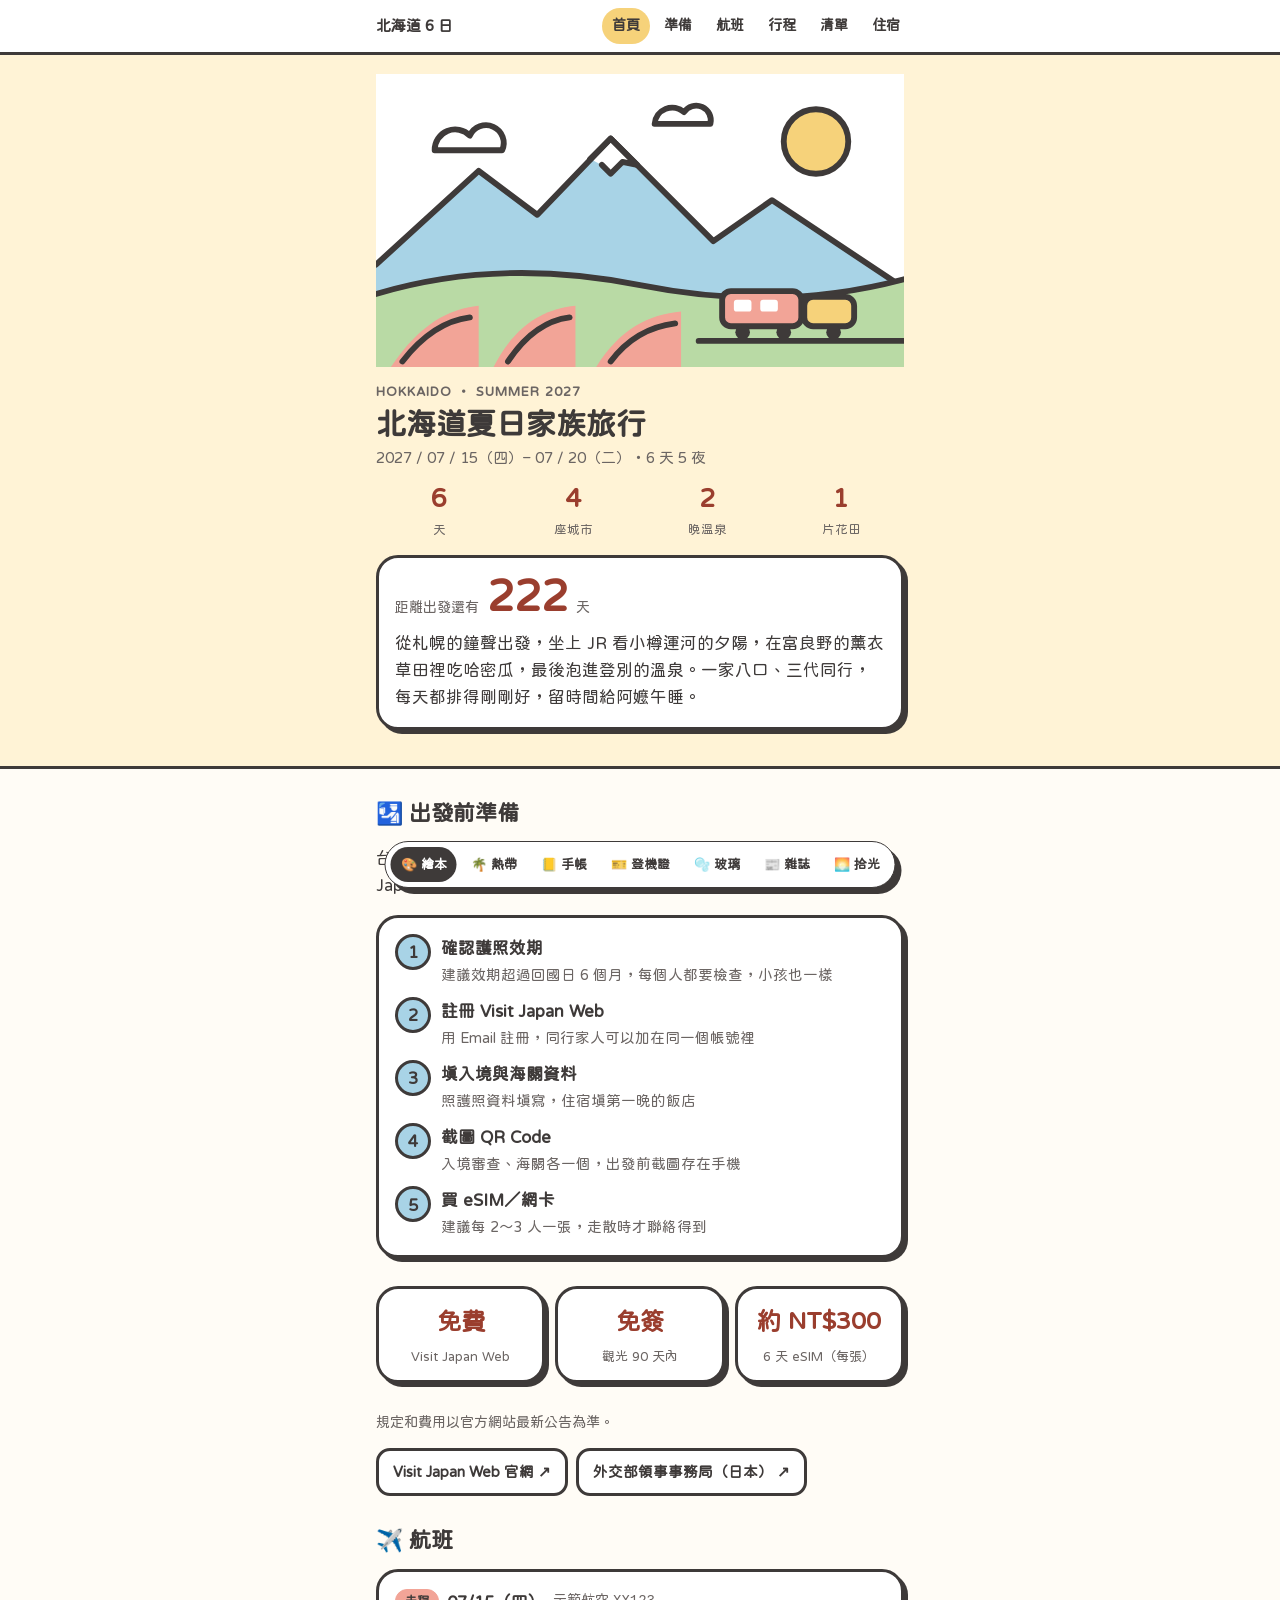
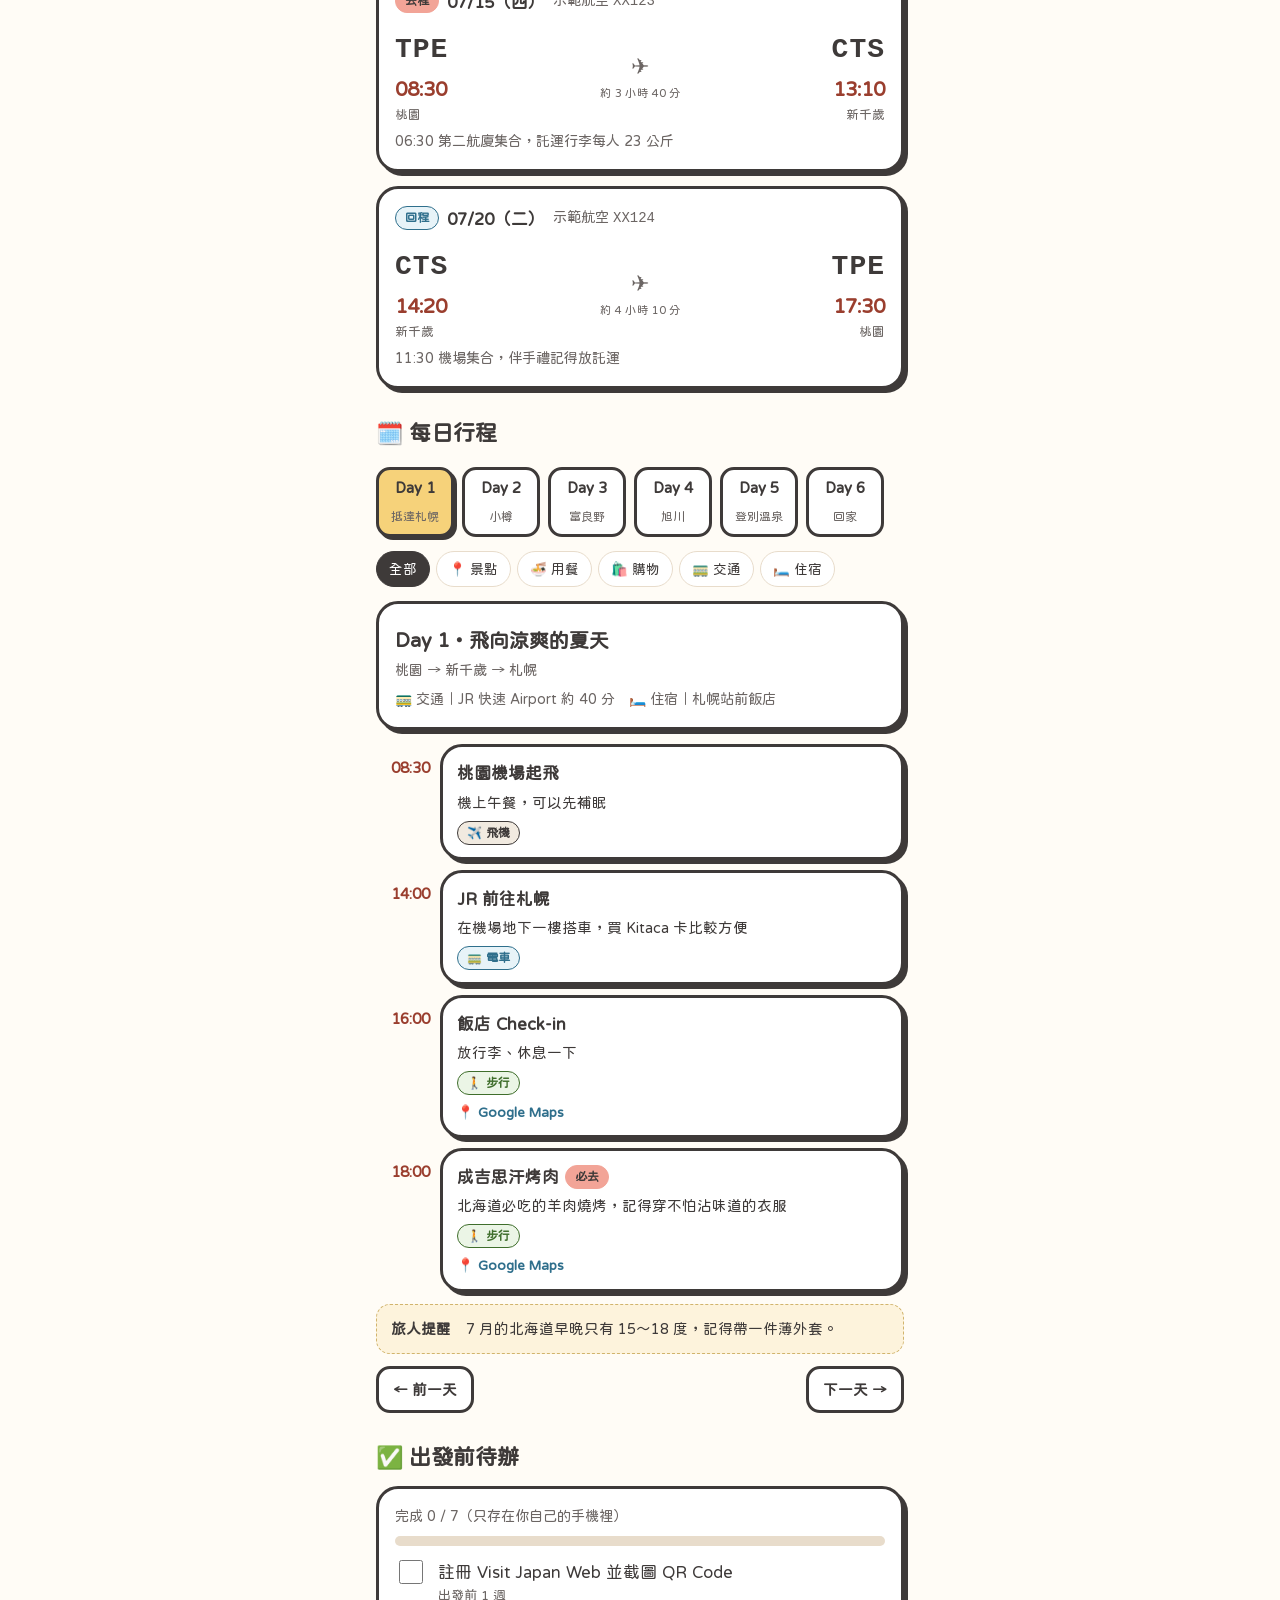
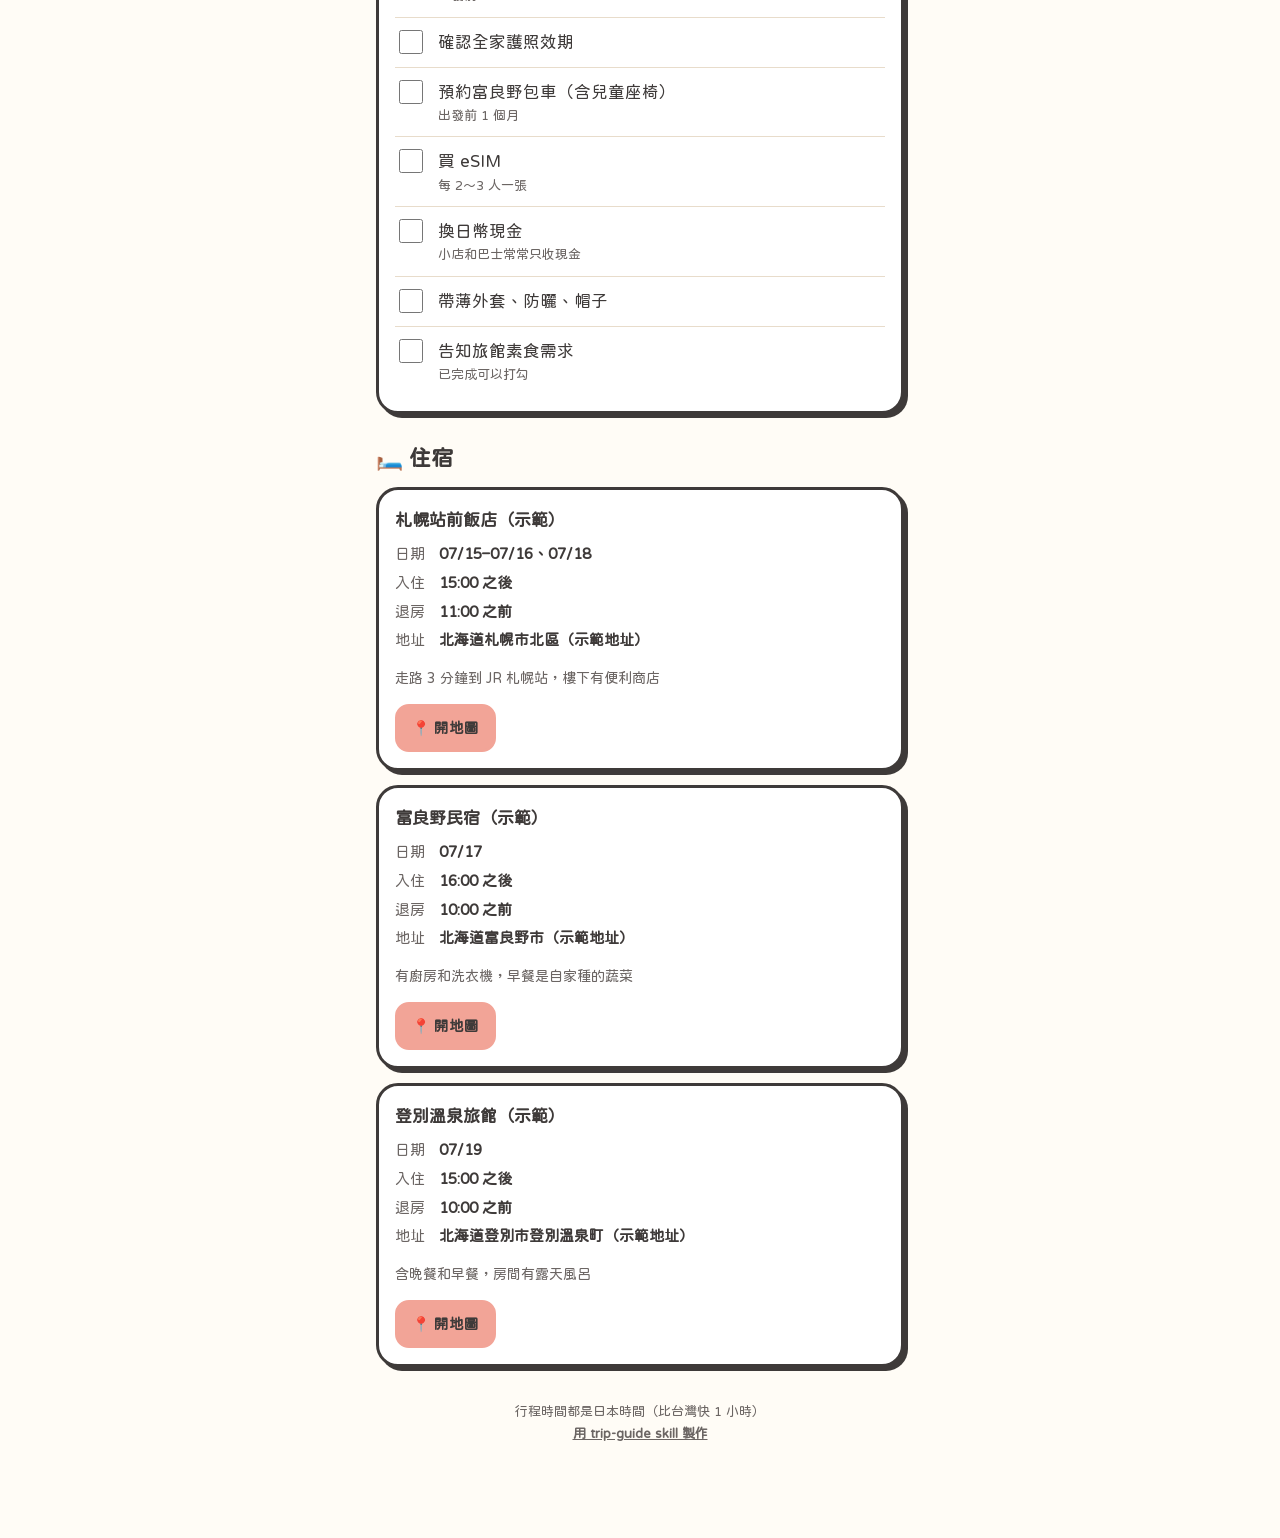
<file: docs/lite.html>
<!DOCTYPE html>
<html lang="zh-Hant" data-theme="picturebook">
<head>
<meta charset="UTF-8">
<meta name="viewport" content="width=device-width, initial-scale=1, viewport-fit=cover">
<meta name="robots" content="noindex, nofollow">
<title>北海道夏日家族旅行</title>
<link rel="icon" href="data:image/svg+xml,<svg xmlns='http://www.w3.org/2000/svg' viewBox='0 0 100 100'><text y='.9em' font-size='90'>🗻</text></svg>">
<link rel="preconnect" href="https://fonts.googleapis.com">
<link rel="preconnect" href="https://fonts.gstatic.com" crossorigin>
<link id="font-link" rel="stylesheet" href="">
<style>
/* ===== THEMES START（由 tools/sync-themes.mjs 從 assets/themes/themes.css 同步，不要直接改這段） ===== */
/* =========================================================
   trip-guide 風格系統（7 種）
   用法：<html data-theme="picturebook">，換風格只要改這個值
   picturebook 日系繪本｜tropical 熱帶活潑｜scrapbook 手帳剪貼簿
   boarding 復古登機證｜glass 液態玻璃｜magazine 雜誌編輯｜poem 拾光成詩
   這份是母版：改完執行 node tools/sync-themes.mjs，
   會把內容同步進各版本 index.html 的 THEMES 區塊
   ========================================================= */

/* ---------- 共用變數（每種風格覆寫） ---------- */
:root{
  --bg:#FFFCF6; --paper:#FFFFFF; --ink:#3E3A39; --muted:#6B6563; --line:#E8DCCB;
  --c1:#F2A497; --c2:#F6D27A; --c3:#A8D3E6; --c4:#B9DAA5;
  --c1-ink:#9A3E2E; --c3-ink:#2F6F8C; --c4-ink:#3F6E2C;
  --on-c1:#3E3A39; --alert:#C8553D;
  --bw:3px; --bc:#3E3A39; --radius:22px; --radius-s:14px;
  --shadow:none; --shadow-lift:none;
  --font-body:"Huninn",-apple-system,"PingFang TC","Noto Sans TC",sans-serif;
  --font-head:var(--font-body);
  --font-mono:ui-monospace,"SF Mono",Menlo,monospace;
  --hero-bg:var(--bg);
}

/* 🎨 日系繪本：和紙白、墨灰粗框、大圓角、平塗 */
[data-theme="picturebook"]{
  --alert:#C8553D;
  --bg:#FFFCF6; --paper:#FFFFFF; --ink:#3E3A39; --muted:#6B6563; --line:#E8DCCB;
  --c1:#F2A497; --c2:#F6D27A; --c3:#A8D3E6; --c4:#B9DAA5;
  --c1-ink:#9A3E2E; --c3-ink:#2F6F8C; --c4-ink:#3F6E2C; --on-c1:#3E3A39;
  --bw:3px; --bc:#3E3A39; --radius:22px; --radius-s:14px;
  --shadow:4px 4px 0 #3E3A39; --shadow-lift:6px 6px 0 #3E3A39;
  --font-body:"Huninn",-apple-system,"PingFang TC",sans-serif;
  --hero-bg:#FFF3D6;
}

/* 🌴 熱帶活潑：芒果橘、廟綠、辣椒紅（曼谷團原版） */
[data-theme="tropical"]{
  --alert:#E0452B;
  --bg:#FFF8EC; --paper:#FFFFFF; --ink:#2B1B0E; --muted:#7A6450; --line:#F1E3CC;
  --c1:#FF8A1F; --c2:#F5B700; --c3:#2F7DD1; --c4:#1F7A5C;
  --c1-ink:#A4520A; --c3-ink:#2F7DD1; --c4-ink:#1F7A5C; --on-c1:#FFFFFF;
  --bw:0px; --bc:transparent; --radius:18px; --radius-s:12px;
  --shadow:0 4px 14px rgba(120,70,10,.08); --shadow-lift:0 8px 22px rgba(120,70,10,.14);
  --font-body:"Chiron GoRound TC",-apple-system,"PingFang TC",sans-serif;
  --hero-bg:linear-gradient(135deg,#FF8A1F,#F5B700);
}

/* 📒 手帳剪貼簿：方格紙、紙膠帶、微歪的卡片 */
[data-theme="scrapbook"]{
  --alert:#B9503F;
  --bg:#F7F1E6; --paper:#FFFEFA; --ink:#4A3F35; --muted:#7D6E60; --line:#E6DACB;
  --c1:#E89A8B; --c2:#EBC868; --c3:#9CC3D5; --c4:#A9C79A;
  --c1-ink:#9C4A3B; --c3-ink:#3D6E85; --c4-ink:#4C6E3D; --on-c1:#4A3F35;
  --bw:1.5px; --bc:#CDBFAE; --radius:6px; --radius-s:6px;
  --shadow:0 2px 0 rgba(74,63,53,.08),0 6px 14px rgba(74,63,53,.10); --shadow-lift:0 10px 22px rgba(74,63,53,.16);
  --font-body:"LXGW WenKai TC",-apple-system,"PingFang TC",serif;
  --hero-bg:#F7F1E6;
}

/* 🎫 復古登機證：奶油紙、海軍藍、票根與打孔線 */
[data-theme="boarding"]{
  --alert:#C8553D;
  --bg:#F3EBDD; --paper:#FFFBF2; --ink:#1F2A44; --muted:#5E6577; --line:#D9CDB8;
  --c1:#C8553D; --c2:#E9B44C; --c3:#1F2A44; --c4:#4F7C6B;
  --c1-ink:#A23F2A; --c3-ink:#1F2A44; --c4-ink:#35594B; --on-c1:#FFFBF2;
  --bw:1.5px; --bc:#1F2A44; --radius:10px; --radius-s:8px;
  --shadow:0 1px 0 rgba(31,42,68,.12); --shadow-lift:0 6px 16px rgba(31,42,68,.14);
  --font-body:"Noto Sans TC",-apple-system,"PingFang TC",sans-serif;
  --font-head:"Noto Serif TC","Songti TC",serif;
  --font-mono:"Space Mono",ui-monospace,Menlo,monospace;
  --hero-bg:#1F2A44;
}

/* 🫧 液態玻璃：半透明毛玻璃卡片，底下是風景照或漸層 */
[data-theme="glass"]{
  --alert:#D94A3A;
  --bg:#DCE7F2; --paper:rgba(255,255,255,.55); --ink:#14202E; --muted:#3E4E60; --line:rgba(20,32,46,.12);
  --c1:#3A7BD5; --c2:#F2B84B; --c3:#59B6C7; --c4:#6BBF8A;
  --c1-ink:#1E5BAE; --c3-ink:#1F6E7C; --c4-ink:#2D7A4C; --on-c1:#FFFFFF;
  --bw:1px; --bc:rgba(255,255,255,.7); --radius:26px; --radius-s:16px;
  --shadow:0 8px 30px rgba(20,32,46,.12),inset 0 1px 0 rgba(255,255,255,.8); --shadow-lift:0 14px 40px rgba(20,32,46,.18),inset 0 1px 0 rgba(255,255,255,.9);
  --font-body:"Noto Sans TC",-apple-system,"PingFang TC",sans-serif;
  --hero-bg:transparent;
}

/* 📰 雜誌編輯：大字標題、細線、留白、黑白加一個重點色 */
[data-theme="magazine"]{
  --alert:#B5452E;
  --bg:#FAF8F4; --paper:#FFFFFF; --ink:#151515; --muted:#6A6A6A; --line:#DEDAD2;
  --c1:#B5452E; --c2:#C9A227; --c3:#2E5E7E; --c4:#5B7A4A;
  --c1-ink:#B5452E; --c3-ink:#2E5E7E; --c4-ink:#4C6A3C; --on-c1:#FFFFFF;
  --bw:1px; --bc:#151515; --radius:0px; --radius-s:0px;
  --shadow:none; --shadow-lift:none;
  --font-body:"Noto Sans TC",-apple-system,"PingFang TC",sans-serif;
  --font-head:"Noto Serif TC","Songti TC",serif;
  --hero-bg:#FAF8F4;
}

/* 🌅 拾光成詩：米白紙纖維、Risograph 顆粒、復古幾何插畫、纖細襯線英文標題 */
[data-theme="poem"]{
  --alert:#C4472F;
  --bg:#F4EEE2; --paper:#FBF7EF; --ink:#2B2723; --muted:#6B6258; --line:#DCD1C0;
  --c1:#E0674A; --c2:#E9B44A; --c3:#3D7F8C; --c4:#9DB08A;
  --c1-ink:#A6432B; --c3-ink:#2C6370; --c4-ink:#4C6A3C; --on-c1:#2B2723;
  --bw:1px; --bc:#2B2723; --radius:2px; --radius-s:2px;
  --shadow:none; --shadow-lift:none;
  --font-body:"Noto Sans TC",-apple-system,"PingFang TC",sans-serif;
  --font-head:"Bodoni Moda","Noto Serif TC","Songti TC",serif;
  --hero-bg:transparent;
  --grain:url("data:image/svg+xml,%3Csvg xmlns='http://www.w3.org/2000/svg' width='160' height='160'%3E%3Cfilter id='n'%3E%3CfeTurbulence type='fractalNoise' baseFrequency='.85' numOctaves='2' stitchTiles='stitch'/%3E%3CfeColorMatrix values='0 0 0 0 .17 0 0 0 0 .15 0 0 0 0 .13 0 0 0 .16 0'/%3E%3C/filter%3E%3Crect width='160' height='160' filter='url(%23n)'/%3E%3C/svg%3E");
  --fiber:url("data:image/svg+xml,%3Csvg xmlns='http://www.w3.org/2000/svg' width='300' height='300'%3E%3Cfilter id='f'%3E%3CfeTurbulence type='fractalNoise' baseFrequency='.012 .09' numOctaves='3' seed='7'/%3E%3CfeColorMatrix values='0 0 0 0 .55 0 0 0 0 .47 0 0 0 0 .36 0 0 0 .14 -.03'/%3E%3C/filter%3E%3Crect width='300' height='300' filter='url(%23f)'/%3E%3C/svg%3E");
}

/* ---------- 共用元件（所有風格共用的骨架） ---------- */
html{background:var(--bg)}
body{background:var(--bg);color:var(--ink);font-family:var(--font-body)}
h1,h2,h3,.head-font{font-family:var(--font-head)}
.card{background:var(--paper);border:var(--bw) solid var(--bc);border-radius:var(--radius);box-shadow:var(--shadow)}
.btn{border-radius:var(--radius-s)}
.pill{border-radius:99px}
.mono{font-family:var(--font-mono)}
.tag{display:inline-block;font-size:12px;font-weight:700;padding:2px 9px;border-radius:99px;border:1.5px solid currentColor;line-height:1.5;vertical-align:2px}
.tag.walk{color:var(--c4-ink);background:color-mix(in srgb,var(--c4) 28%,var(--paper))}
.tag.train{color:var(--c3-ink);background:color-mix(in srgb,var(--c3) 28%,var(--paper))}
.tag.bus{color:#7A5A00;background:color-mix(in srgb,var(--c2) 35%,var(--paper))}
.tag.car{color:var(--c1-ink);background:color-mix(in srgb,var(--c1) 28%,var(--paper))}
.tag.flight{color:var(--ink);background:color-mix(in srgb,var(--line) 60%,var(--paper))}
.tag.must{color:var(--on-c1);background:var(--c1);border-color:var(--c1)}

/* 📖 景點故事（底部滑出的卡片內容） */
.story-btn{display:inline-flex;align-items:center;gap:4px;font:inherit;font-size:13.5px;font-weight:700;color:var(--c1-ink);background:color-mix(in srgb,var(--c1) 14%,var(--paper));border:1.5px solid color-mix(in srgb,var(--c1) 55%,var(--paper));border-radius:99px;padding:6px 12px;min-height:36px;cursor:pointer}
.story{padding-top:4px}
.story-kicker{font-size:13px;font-weight:700;letter-spacing:1px;color:var(--c1-ink)}
.story h3{font-size:22px;margin:2px 44px 6px 0;line-height:1.3}
.story-lead{font-size:16px;font-weight:700;color:var(--ink);margin:0 0 12px;padding-left:10px;border-left:3px solid var(--c2)}
.story figure{margin:0 0 12px}
.story img{display:block;width:100%;max-height:260px;object-fit:cover;border-radius:var(--radius-s);background:var(--line)}
.story figcaption{font-size:12px;color:var(--muted);margin-top:4px}
.story p{margin:0 0 10px;font-size:15.5px;line-height:1.75}
.story h4{font-size:16px;margin:16px 0 6px}
.story-see{margin:0;padding-left:22px;display:grid;gap:4px;font-size:15.5px}
.story-meta{font-size:14.5px;color:var(--muted)}
.story-fact{background:color-mix(in srgb,var(--c3) 18%,var(--paper));border-radius:var(--radius-s);padding:12px 14px;font-size:14.5px;margin:14px 0}
.story-src{font-size:13px;color:var(--muted)}
.story-src a{color:var(--c3-ink)}
.story-nav{display:flex;justify-content:space-between;gap:8px;margin-top:16px}
.story-nav .btn{max-width:48%;overflow:hidden;text-overflow:ellipsis;white-space:nowrap;display:block;text-align:center;line-height:26px}
[data-theme="poem"] .story h3{font-weight:500}
[data-theme="poem"] .story-kicker{font-family:var(--font-head);font-style:italic;font-weight:400;letter-spacing:2px}

/* 插圖：線條吃 --ink，填色吃 --c1～--c4，各風格自動變色 */
.ill .k{stroke:var(--ink);stroke-width:calc(var(--bw) + 1px);stroke-linejoin:round;stroke-linecap:round;fill:none}
.ill .f1{fill:var(--c1)} .ill .f2{fill:var(--c2)} .ill .f3{fill:var(--c3)} .ill .f4{fill:var(--c4)}
.ill .fp{fill:var(--paper)} .ill .fi{fill:var(--ink)}
[data-theme="tropical"] .ill .k,[data-theme="glass"] .ill .k{stroke-width:0}
[data-theme="magazine"] .ill .k{stroke-width:1.2px}
[data-theme="magazine"] .ill .f1,[data-theme="magazine"] .ill .f2,[data-theme="magazine"] .ill .f3,[data-theme="magazine"] .ill .f4{fill:none}
[data-theme="magazine"] .ill .sun{fill:var(--c1)}
[data-theme="poem"] .ill .k{stroke-width:0}
[data-theme="poem"] .ill .f1,[data-theme="poem"] .ill .f2,[data-theme="poem"] .ill .f3,[data-theme="poem"] .ill .f4,[data-theme="poem"] .ill .fi{mix-blend-mode:multiply}

/* 動畫：插圖輕輕動、切換日期彈一下 */
@keyframes bob{50%{transform:translateY(-4px)}}
@keyframes drift{50%{transform:translateX(10px)}}
@keyframes ride{0%{transform:translateX(-30px)}100%{transform:translateX(30px)}}
@keyframes twinkle{50%{opacity:.35}}
@keyframes boing{0%{transform:scale(.96) translateY(6px);opacity:.2}60%{transform:scale(1.02) translateY(-2px);opacity:1}100%{transform:none}}
.ill .bob{animation:bob 3.2s ease-in-out infinite}
.ill .drift{animation:drift 7s ease-in-out infinite}
.ill .ride{animation:ride 6s ease-in-out infinite alternate}
.ill .twinkle{animation:twinkle 2.4s ease-in-out infinite}
.boing{animation:boing .45s cubic-bezier(.3,1.4,.5,1)}
@media (prefers-reduced-motion:reduce){
  *,*::before,*::after{animation:none !important;transition:none !important;scroll-behavior:auto !important}
}

/* ---------- 各風格的裝飾 ---------- */

/* 🎨 繪本：硬陰影、粗框按鈕 */
[data-theme="picturebook"] .btn,[data-theme="picturebook"] .day-chip{border:var(--bw) solid var(--bc)}
[data-theme="picturebook"] .day-chip.on{box-shadow:3px 3px 0 var(--bc)}
[data-theme="picturebook"] .hero{border-bottom:var(--bw) solid var(--bc)}

/* 🌴 熱帶：漸層頁首、白字 */
[data-theme="tropical"] .hero{color:#fff;border-radius:0 0 28px 28px}
[data-theme="tropical"] .hero .sub,[data-theme="tropical"] .hero .stat span{color:rgba(255,255,255,.92)}
[data-theme="tropical"] .hero .stat b{color:#fff}
[data-theme="tropical"] .hero .kicker{color:rgba(255,255,255,.85)}
.hero .card{color:var(--ink)}

/* 📒 手帳：方格紙底、紙膠帶、卡片微歪 */
[data-theme="scrapbook"] body{background-image:linear-gradient(rgba(156,195,213,.18) 1px,transparent 1px),linear-gradient(90deg,rgba(156,195,213,.18) 1px,transparent 1px);background-size:22px 22px}
[data-theme="scrapbook"] .card{position:relative}
[data-theme="scrapbook"] .card::before{content:"";position:absolute;top:-10px;left:50%;width:84px;height:20px;margin-left:-42px;background:color-mix(in srgb,var(--c2) 70%,transparent);transform:rotate(-3deg);opacity:.85}
[data-theme="scrapbook"] .card:nth-of-type(3n+2)::before{background:color-mix(in srgb,var(--c3) 70%,transparent);transform:rotate(2deg);left:22%}
[data-theme="scrapbook"] .card:nth-of-type(3n)::before{background:color-mix(in srgb,var(--c1) 60%,transparent);transform:rotate(-1deg);left:74%}
[data-theme="scrapbook"] .card:nth-of-type(odd){transform:rotate(-.4deg)}
[data-theme="scrapbook"] .card:nth-of-type(even){transform:rotate(.35deg)}
[data-theme="scrapbook"] .hero-art{background:var(--paper);padding:10px 10px 34px;box-shadow:var(--shadow-lift);transform:rotate(-1.5deg);border-radius:3px}

/* 🎫 登機證：深藍頁首、打孔線、等寬字 */
[data-theme="boarding"] .hero{color:#FFFBF2}
[data-theme="boarding"] .hero .sub,[data-theme="boarding"] .hero .stat span{color:#E9DFC9}
[data-theme="boarding"] .hero .stat b{color:var(--c2);font-family:var(--font-mono)}
[data-theme="boarding"] .hero .kicker{color:var(--c2);font-family:var(--font-mono)}
[data-theme="boarding"] .hero-art{background:#FFFBF2;border-radius:10px;padding:8px;position:relative}
[data-theme="boarding"] .card{position:relative}
[data-theme="boarding"] .card.ticket{border-style:solid;background:radial-gradient(circle at 0 50%,transparent 11px,var(--paper) 12px) left/51% 100% no-repeat,radial-gradient(circle at 100% 50%,transparent 11px,var(--paper) 12px) right/51% 100% no-repeat;border:0;box-shadow:0 0 0 1.5px var(--bc) inset}
[data-theme="boarding"] .perf{border-top:2px dashed var(--line);margin:12px -16px}
[data-theme="boarding"] .day-chip b,[data-theme="boarding"] .t{font-family:var(--font-mono)}
[data-theme="boarding"] .stamp{display:inline-block;border:2px solid var(--c1);color:var(--c1);border-radius:8px;padding:2px 10px;transform:rotate(-6deg);font-family:var(--font-mono);font-weight:700;letter-spacing:1px}

/* 🫧 玻璃：背景照片／漸層＋毛玻璃 */
[data-theme="glass"] body{background:var(--photo,radial-gradient(1200px 600px at 10% -10%,#FFD9A8 0,transparent 60%),radial-gradient(900px 700px at 110% 10%,#A9D8F5 0,transparent 55%),radial-gradient(900px 900px at 50% 110%,#BDE8C9 0,transparent 60%),#DCE7F2);background-attachment:fixed;background-size:cover}
[data-theme="glass"] .card,[data-theme="glass"] .topbar,[data-theme="glass"] .day-chip,[data-theme="glass"] nav.tabs{-webkit-backdrop-filter:blur(18px) saturate(1.6);backdrop-filter:blur(18px) saturate(1.6)}
[data-theme="glass"] .topbar,[data-theme="glass"] nav.tabs{background:rgba(255,255,255,.55) !important}
[data-theme="glass"] .day-chip{background:rgba(255,255,255,.45) !important;border:1px solid rgba(255,255,255,.7) !important}
[data-theme="glass"] .hero-art{border-radius:26px;overflow:hidden;background:rgba(255,255,255,.35);border:1px solid rgba(255,255,255,.7)}
@supports not ((backdrop-filter:blur(1px)) or (-webkit-backdrop-filter:blur(1px))){
  [data-theme="glass"]{--paper:rgba(255,255,255,.92)}
}

/* 📰 雜誌：大標、細線分隔、沒有圓角 */
[data-theme="magazine"] .card{border-width:0;border-top:1px solid var(--bc);background:transparent;padding-left:0;padding-right:0}
[data-theme="magazine"] .hero h1{font-size:40px;line-height:1.15;font-weight:900;letter-spacing:-.5px}
[data-theme="magazine"] .hero .kicker{letter-spacing:3px;text-transform:uppercase;color:var(--c1)}
[data-theme="magazine"] h2{font-size:26px;font-weight:900;border-bottom:3px solid var(--ink);padding-bottom:6px}
[data-theme="magazine"] .day-chip{border:0;border-bottom:2px solid transparent;border-radius:0;background:transparent}
[data-theme="magazine"] .day-chip.on{border-bottom-color:var(--c1);background:transparent;color:var(--ink)}
[data-theme="magazine"] .btn{border:1px solid var(--ink)}

/* 🌅 拾光成詩：紙纖維與顆粒、套印偏差、編號小標、圓弧與圓點點綴 */
[data-theme="poem"] body{background-color:var(--bg);background-image:var(--grain),var(--fiber);background-size:160px 160px,300px 300px;background-blend-mode:multiply}
[data-theme="poem"] body{counter-reset:poem}
[data-theme="poem"] .topbar{border-bottom-color:var(--line)}
[data-theme="poem"] .hero .kicker{font-family:var(--font-head);font-weight:400;font-size:25px;line-height:1.15;letter-spacing:.5px;text-transform:none;color:var(--ink);margin-top:6px}
[data-theme="poem"] .hero h1{font-family:var(--font-body);font-size:20px;font-weight:700;letter-spacing:1px;text-shadow:none}
[data-theme="poem"] .hero-art{position:relative;border-radius:0;background:var(--paper);padding:14px 14px 30px;border:1px solid var(--line)}
[data-theme="poem"] .hero-art svg{filter:drop-shadow(1.2px .8px 0 color-mix(in srgb,var(--c3) 30%,transparent))}
[data-theme="poem"] .hero-art::after{content:"";position:absolute;inset:14px 14px 30px;background-image:var(--grain);background-size:120px 120px;mix-blend-mode:multiply;opacity:.9;pointer-events:none}
[data-theme="poem"] .hero-art::before{content:"N° 01  ·  a trip in verse";position:absolute;left:14px;bottom:8px;font-family:var(--font-head);font-style:italic;font-size:12px;letter-spacing:1.5px;color:var(--muted)}
[data-theme="poem"] h2{font-weight:500;counter-increment:poem;position:relative;padding-bottom:8px;border-bottom:1px solid var(--line)}
[data-theme="poem"] h2::before{content:counter(poem,decimal-leading-zero);display:block;font-family:var(--font-head);font-style:italic;font-weight:400;font-size:13px;letter-spacing:2px;color:var(--c1-ink)}
[data-theme="poem"] h2::after{content:"";position:absolute;right:0;bottom:-4px;width:7px;height:7px;border-radius:50%;background:var(--c1)}
[data-theme="poem"] .card{background:radial-gradient(circle at 100% 0,color-mix(in srgb,var(--c2) 24%,transparent) 0 30px,transparent 31px),var(--paper);border-color:var(--line)}
[data-theme="poem"] .btn{border:1px solid var(--ink)}
[data-theme="poem"] .day-chip{border:1px solid var(--line);border-radius:99px}
[data-theme="poem"] .day-chip.on{background:var(--c3);color:#FBF7EF;border-color:var(--c3)}
[data-theme="poem"] .day-chip.on span{color:#E8F0EF}
[data-theme="poem"] .topbar a.on{background:transparent;border-radius:0;box-shadow:inset 0 -2px 0 var(--c1)}
/* ===== THEMES END ===== */

/* ===== 版面（各風格共用） ===== */
*{box-sizing:border-box;-webkit-tap-highlight-color:transparent}
html,body{margin:0}
body{font-size:16.5px;line-height:1.65;padding-top:calc(52px + env(safe-area-inset-top));overflow-x:hidden}
a{color:inherit}
.wrap{max-width:560px;margin:0 auto;padding:0 16px}
section{scroll-margin-top:64px}

/* 頂端固定選單 */
.topbar{position:fixed;top:0;left:0;right:0;z-index:30;background:var(--paper);border-bottom:var(--bw) solid var(--bc);padding-top:env(safe-area-inset-top)}
[data-theme="tropical"] .topbar,[data-theme="glass"] .topbar{border-bottom:1px solid var(--line)}
.topbar .in{max-width:560px;margin:0 auto;display:flex;align-items:center;gap:4px;height:52px;padding:0 10px;overflow-x:auto;scrollbar-width:none}
.topbar .in::-webkit-scrollbar{display:none}
.topbar .brand{font-weight:800;font-family:var(--font-head);margin-right:auto;white-space:nowrap;padding:0 6px;font-size:15px}
.topbar a{flex:0 0 auto;text-decoration:none;font-size:14px;font-weight:700;padding:6px 10px;border-radius:99px;white-space:nowrap}
.topbar a.on{background:var(--c2);color:var(--ink)}
[data-theme="magazine"] .topbar a.on{background:transparent;text-decoration:underline;text-underline-offset:6px;text-decoration-thickness:2px}

/* 首頁 */
.hero{background:var(--hero-bg);padding:18px 0 22px}
.hero-art{margin:4px 0 14px}
.hero-art svg{display:block;width:100%;height:auto}
.kicker{font-size:13px;font-weight:700;color:var(--muted);letter-spacing:1px}
.hero h1{margin:2px 0 4px;font-size:30px;line-height:1.25}
.hero .sub{margin:0;color:var(--muted);font-size:15px}
.stats{display:grid;grid-template-columns:repeat(4,1fr);gap:8px;margin:14px 0 4px}
.stat{text-align:center}
.stat b{display:block;font-size:26px;line-height:1.1;color:var(--c1-ink);font-family:var(--font-head)}
.stat span{font-size:12.5px;color:var(--muted)}
.count{display:flex;align-items:baseline;gap:8px;flex-wrap:wrap}
.count .n{font-size:44px;font-weight:800;line-height:1;color:var(--c1-ink);font-family:var(--font-head)}
.intro{margin:10px 0 0}

h2{font-size:22px;margin:30px 0 10px;line-height:1.3}
h3{font-size:17px;margin:0 0 4px}
.card{padding:16px;margin:14px 0}
.muted{color:var(--muted);font-size:14px}
.btn{display:inline-flex;align-items:center;gap:6px;padding:9px 14px;font:inherit;font-size:14.5px;font-weight:700;text-decoration:none;cursor:pointer;background:var(--paper);color:var(--ink);min-height:44px;border:1.5px solid var(--line)}
.btn.main{background:var(--c1);color:var(--on-c1);border-color:var(--c1)}
.btns{display:flex;flex-wrap:wrap;gap:8px;margin-top:10px}

/* 出發前準備 */
.steps{list-style:none;margin:0;padding:0;display:grid;gap:10px}
.step{display:grid;grid-template-columns:36px 1fr;gap:10px;align-items:start}
.step .no{width:36px;height:36px;border-radius:50%;display:flex;align-items:center;justify-content:center;font-weight:800;background:var(--c3);color:var(--ink);border:var(--bw) solid var(--bc)}
[data-theme="tropical"] .step .no,[data-theme="glass"] .step .no{color:#fff;background:var(--c3)}
.step b{display:block}
.step p{margin:2px 0 0;font-size:14.5px;color:var(--muted)}
.fees{display:grid;grid-template-columns:repeat(auto-fit,minmax(140px,1fr));gap:10px;margin-top:4px}
.fee{padding:12px;text-align:center}
.fee b{display:block;font-size:24px;color:var(--c1-ink);font-family:var(--font-head)}
.fee span{font-size:13px;color:var(--muted)}

/* 航班 */
.fl-h{display:flex;gap:8px;align-items:center;flex-wrap:wrap}
.fl-route{display:grid;grid-template-columns:1fr auto 1fr;gap:8px;align-items:center;margin:12px 0 6px}
.fl-code{font-size:28px;font-weight:800;letter-spacing:1px;font-family:var(--font-mono)}
.fl-time{font-size:20px;font-weight:800;color:var(--c1-ink)}
.fl-sub{font-size:12.5px;color:var(--muted);line-height:1.4}
.fl-mid{text-align:center;color:var(--muted);font-size:22px}
.fl-mid small{display:block;font-size:11.5px;white-space:nowrap}
.fl-r{text-align:right}

/* 每日行程 */
.days{display:flex;gap:8px;overflow-x:auto;padding:10px 16px 8px;margin:0 -16px;scrollbar-width:none;position:sticky;top:calc(52px + env(safe-area-inset-top));background:var(--bg);z-index:10}
[data-theme="glass"] .days{background:transparent}
.days::-webkit-scrollbar{display:none}
.day-chip{flex:0 0 auto;background:var(--paper);border:1.5px solid var(--line);border-radius:var(--radius-s);padding:6px 12px;text-align:center;cursor:pointer;font:inherit;color:var(--ink);min-width:78px}
.day-chip b{display:block;font-size:15px}
.day-chip span{font-size:12px;color:var(--muted);white-space:nowrap}
.day-chip.on{background:var(--c2);color:var(--ink)}
[data-theme="tropical"] .day-chip.on{background:var(--c1);color:#fff;border-color:var(--c1)}
[data-theme="tropical"] .day-chip.on span{color:#fff}
[data-theme="boarding"] .day-chip.on{background:var(--c3);color:#FFFBF2}
[data-theme="boarding"] .day-chip.on span{color:#E9DFC9}
.day-chip.today{outline:2px dashed var(--c4-ink);outline-offset:2px}
.filters{display:flex;flex-wrap:wrap;gap:6px;margin:6px 0 10px}
.filters button{border:1.5px solid var(--line);background:var(--paper);border-radius:99px;padding:5px 12px;font:inherit;font-size:13.5px;cursor:pointer;color:var(--ink);min-height:36px}
.filters button.on{background:var(--ink);color:var(--paper);border-color:var(--ink)}
.day-head h3{font-size:20px;margin:4px 0 2px}
.day-meta{display:flex;flex-wrap:wrap;gap:6px 14px;font-size:14px;color:var(--muted);margin-top:6px}
.tl{list-style:none;margin:10px 0 0;padding:0}
.item{display:grid;grid-template-columns:54px 1fr;gap:10px;margin-bottom:10px}
.item .t{text-align:right;font-weight:800;padding-top:12px;color:var(--c1-ink);font-size:15px}
.item .box{padding:12px 14px;margin:0}
.item .box h4{margin:0;font-size:16.5px;display:flex;gap:6px;flex-wrap:wrap;align-items:center}
.item .box p{margin:4px 0 0;font-size:14.5px}
.item .tags{display:flex;flex-wrap:wrap;gap:5px;margin-top:6px}
.item .map{font-size:13.5px;font-weight:700;color:var(--c3-ink);text-decoration:none;display:inline-block;margin-top:6px}
.item.hide{display:none}
.tipbox{background:color-mix(in srgb,var(--c2) 26%,var(--paper));border-radius:var(--radius-s);padding:12px 14px;margin:12px 0;font-size:14.5px;border:1.5px dashed color-mix(in srgb,var(--c2) 80%,var(--ink))}
.daynav{display:flex;justify-content:space-between;gap:8px;margin:10px 0}
.item .acts{display:flex;flex-wrap:wrap;align-items:center;gap:8px 14px;margin-top:6px}
.item .acts .map{margin-top:0}
.sheet{position:fixed;inset:0;background:rgba(30,25,20,.45);z-index:50;display:none;align-items:flex-end;justify-content:center}
.sheet.on{display:flex}
.sheet-in{background:var(--bg);width:100%;max-width:560px;max-height:88vh;overflow-y:auto;border-radius:22px 22px 0 0;padding:20px 16px calc(24px + env(safe-area-inset-bottom));position:relative}
[data-theme="glass"] .sheet-in{background:#F2F6FA}
[data-theme="poem"] .sheet-in,[data-theme="magazine"] .sheet-in{border-radius:0}
.sheet-x{position:absolute;right:12px;top:12px;border:0;background:var(--paper);border-radius:50%;width:40px;height:40px;font-size:18px;cursor:pointer;box-shadow:var(--shadow);color:var(--ink)}

/* 待辦清單 */
.check{display:flex;gap:12px;align-items:flex-start;padding:10px 0;border-bottom:1px solid var(--line);cursor:pointer}
.check:last-child{border-bottom:0}
.check input{width:24px;height:24px;accent-color:var(--c4-ink);flex:0 0 auto;margin-top:2px}
.check.done span{text-decoration:line-through;color:var(--muted)}
.check small{display:block;color:var(--muted);font-size:13px}
.progress{height:10px;background:var(--line);border-radius:99px;overflow:hidden;margin:8px 0 2px}
.progress i{display:block;height:100%;background:var(--c4);transition:width .3s}

/* 住宿 */
.kv{display:grid;grid-template-columns:auto 1fr;gap:4px 14px;font-size:15px;margin:8px 0 0}
.kv dt{color:var(--muted)}
.kv dd{margin:0;font-weight:700}

.foot{text-align:center;color:var(--muted);font-size:13px;margin:34px 0 24px}
.foot a{font-weight:700}

/* 風格切換列（預覽用，平常不顯示） */
.switcher{position:fixed;left:50%;bottom:calc(12px + env(safe-area-inset-bottom));transform:translateX(-50%);z-index:40;display:flex;gap:4px;background:var(--paper);border:1.5px solid var(--bc);border-radius:99px;padding:5px;box-shadow:var(--shadow-lift);max-width:calc(100vw - 24px);overflow-x:auto;scrollbar-width:none}
.switcher button{border:0;background:none;border-radius:99px;padding:7px 10px;font:inherit;font-size:13px;font-weight:700;cursor:pointer;color:var(--ink);white-space:nowrap}
.switcher button.on{background:var(--ink);color:var(--paper)}
</style>
</head>
<body>

<nav class="topbar" aria-label="主選單"><div class="in" id="topnav"></div></nav>

<main>
  <section id="home" class="hero"><div class="wrap" id="home-in"></div></section>
  <div class="wrap">
    <section id="prep"></section>
    <section id="flights"></section>
    <section id="days"></section>
    <section id="list"></section>
    <section id="stay"></section>
    <p class="foot" id="foot"></p>
  </div>
</main>

<div id="sheet" class="sheet" role="dialog" aria-modal="true" aria-label="景點故事"><div class="sheet-in"></div></div>
<script>
/* =========================================================
   ✏️ 設定區：換旅程只要改這裡
   ========================================================= */
const THEME = "picturebook"; // picturebook 繪本｜tropical 熱帶｜scrapbook 手帳｜boarding 登機證｜glass 玻璃｜magazine 雜誌
const SHOW_SWITCHER = true;   // true = 畫面下方出現風格切換列（給預覽頁用）
const PHOTO = "";             // 玻璃風的背景照片網址（選填）；空白就用漸層

const TRIP = {
  key: "hokkaido-2027",       // 打勾清單存在手機裡用的名字，每個旅程要不一樣
  title: "北海道夏日家族旅行",
  short: "北海道 6 日",
  kicker: "HOKKAIDO ・ SUMMER 2027",
  dates: "2027 / 07 / 15（四）– 07 / 20（二）・6 天 5 夜",
  start: "2027-07-15", end: "2027-07-20",
  tz: "Asia/Tokyo", tzNote: "行程時間都是日本時間（比台灣快 1 小時）",
  stats: [["6","天"],["4","座城市"],["2","晚溫泉"],["1","片花田"]],
  intro: "從札幌的鐘聲出發，坐上 JR 看小樽運河的夕陽，在富良野的薰衣草田裡吃哈密瓜，最後泡進登別的溫泉。一家八口、三代同行，每天都排得剛剛好，留時間給阿嬤午睡。",
  prep: {
    title: "出發前準備",
    lead: "台灣護照入境日本免簽（觀光 90 天內），但建議出發前先在 Visit Japan Web 填好入境資料，落地掃 QR Code 就能快速通關。",
    steps: [
      ["確認護照效期","建議效期超過回國日 6 個月，每個人都要檢查，小孩也一樣"],
      ["註冊 Visit Japan Web","用 Email 註冊，同行家人可以加在同一個帳號裡"],
      ["填入境與海關資料","照護照資料填寫，住宿填第一晚的飯店"],
      ["截圖 QR Code","入境審查、海關各一個，出發前截圖存在手機"],
      ["買 eSIM／網卡","建議每 2～3 人一張，走散時才聯絡得到"],
    ],
    fees: [["免費","Visit Japan Web"],["免簽","觀光 90 天內"],["約 NT$300","6 天 eSIM（每張）"]],
    note: "規定和費用以官方網站最新公告為準。",
    links: [["Visit Japan Web 官網","https://services.digital.go.jp/visit-japan-web/"],["外交部領事事務局（日本）","https://www.boca.gov.tw/"]],
  },
  flights: [
    { dir:"去程", date:"07/15（四）", airline:"示範航空", no:"XX123", from:"TPE", fromCity:"桃園", dep:"08:30", to:"CTS", toCity:"新千歲", arr:"13:10", dur:"約 3 小時 40 分", note:"06:30 第二航廈集合，託運行李每人 23 公斤" },
    { dir:"回程", date:"07/20（二）", airline:"示範航空", no:"XX124", from:"CTS", fromCity:"新千歲", dep:"14:20", to:"TPE", toCity:"桃園", arr:"17:30", dur:"約 4 小時 10 分", note:"11:30 機場集合，伴手禮記得放託運" },
  ],
  cats: [["sight","📍 景點"],["food","🍜 用餐"],["shop","🛍️ 購物"],["move","🚃 交通"],["stay","🛏️ 住宿"]],
  days: [
    { date:"2027-07-15", label:"抵達札幌", title:"Day 1・飛向涼爽的夏天", route:"桃園 → 新千歲 → 札幌", move:"JR 快速 Airport 約 40 分", stay:"札幌站前飯店",
      items:[
        { k:"d1a", time:"08:30", cat:"move", title:"桃園機場起飛", desc:"機上午餐，可以先補眠", tags:["flight"] },
        { k:"d1b", time:"14:00", cat:"move", title:"JR 前往札幌", desc:"在機場地下一樓搭車，買 Kitaca 卡比較方便", tags:["train"] },
        { k:"d1c", time:"16:00", cat:"stay", title:"飯店 Check-in", desc:"放行李、休息一下", tags:["walk"], map:"Sapporo Station" },
        { k:"d1d", time:"18:00", cat:"food", title:"成吉思汗烤肉", desc:"北海道必吃的羊肉燒烤，記得穿不怕沾味道的衣服", tags:["walk"], must:true, map:"Sapporo Jingisukan" },
      ], tip:"7 月的北海道早晚只有 15～18 度，記得帶一件薄外套。" },
    { date:"2027-07-16", label:"小樽", title:"Day 2・運河與玻璃的港町", route:"札幌 ⇄ 小樽", move:"JR 約 40 分", stay:"札幌站前飯店",
      items:[
        { k:"d2a", time:"09:30", cat:"move", title:"JR 前往小樽", desc:"坐右側靠窗可以看到海", tags:["train"] },
        { k:"d2b", time:"10:30", cat:"sight", title:"小樽運河散步", desc:"白天拍石造倉庫，傍晚再回來看點燈", tags:["walk"], must:true, map:"Otaru Canal",
          story:{ lead:"百年前的港口運河，現在是北海道最有名的散步路線",
          body:["小樽運河在 1923 年完工，當年的貨船在這裡把貨卸進兩旁的石造倉庫，小樽也因此成為北海道熱鬧的貿易港。","後來港口沒落，運河一度差點被填平，經過市民多年爭取，最後保留一半寬度整修成散步道，倉庫也變成餐廳和商店。"],
          see:["淺草橋上拍運河和倉庫的經典角度","傍晚點燈後的煤氣燈和水面倒影","北運河一帶比較安靜的舊港風景"],
          how:"白天先走一趟拍倉庫，晚餐後再回來看點燈，兩種氣氛完全不一樣。", stay:"40–60 分鐘",
          fact:"每年 2 月的「小樽雪燈之路」，運河水面會放滿浮球蠟燭。",
          src:[["小樽觀光協會","https://otaru.gr.jp/"]] } },
        { k:"d2c", time:"12:00", cat:"food", title:"三角市場海鮮丼", desc:"排隊人多，建議 11:30 前到", tags:["walk"], map:"Otaru Sankaku Market" },
        { k:"d2d", time:"14:00", cat:"shop", title:"堺町通商店街", desc:"玻璃工藝、音樂盒堂、LeTAO 起司蛋糕", tags:["walk"], map:"Sakaimachi Street Otaru" },
      ], tip:"堺町通是一段長坡，阿嬤走累了可以在 LeTAO 二樓坐著休息。" },
    { date:"2027-07-17", label:"富良野", title:"Day 3・紫色的薰衣草海", route:"札幌 → 富良野 → 美瑛", move:"包車約 2 小時", stay:"富良野民宿",
      items:[
        { k:"d3a", time:"08:00", cat:"move", title:"包車出發", desc:"司機會在飯店大廳等，記得帶兒童座椅預約單", tags:["car"] },
        { k:"d3b", time:"10:30", cat:"sight", title:"富田農場", desc:"7 月中是薰衣草最盛開的時候，薰衣草霜淇淋一定要吃", tags:["walk"], must:true, map:"Farm Tomita",
          story:{ lead:"讓富良野成為「薰衣草代名詞」的那片花田",
          body:["富田農場從 1950 年代開始種薰衣草，原本是為了提煉香料。後來香料需求下滑，很多農家改種別的作物，富田家卻把花田留了下來。","1970 年代，這裡的花田照片登上日本國鐵的月曆，旅客開始慕名而來，富良野的薰衣草就這樣紅了起來。"],
          see:["「彩色花田」好幾種顏色的花一條一條排開","傳統薰衣草田的紫色山坡","薰衣草霜淇淋"],
          how:"7 月中旬到下旬是盛開期，早上 9 點前人比較少，拍照最輕鬆。", stay:"1.5–2 小時",
          fact:"農場不收門票，免費入園。",
          src:[["富田農場官網","https://www.farm-tomita.co.jp/"]] } },
        { k:"d3c", time:"13:00", cat:"food", title:"富良野哈密瓜午餐", desc:"整顆哈密瓜切開分著吃", tags:["walk"] },
        { k:"d3d", time:"15:00", cat:"sight", title:"美瑛青池", desc:"湖水是不可思議的藍色，步道平坦好走", tags:["car"], map:"Shirogane Blue Pond" },
      ], tip:"花田的蜜蜂很多，噴香水的人要小心；防曬和帽子一定要帶。" },
    { date:"2027-07-18", label:"旭川", title:"Day 4・企鵝在頭上游泳", route:"富良野 → 旭川 → 札幌", move:"包車＋JR", stay:"札幌站前飯店",
      items:[
        { k:"d4a", time:"09:00", cat:"move", title:"前往旭山動物園", desc:"車程約 1 小時 20 分", tags:["car"] },
        { k:"d4b", time:"10:30", cat:"sight", title:"旭山動物園", desc:"企鵝館的水中隧道、北極熊館，小朋友最愛", tags:["walk"], must:true, map:"Asahiyama Zoo" },
        { k:"d4c", time:"13:30", cat:"food", title:"旭川醬油拉麵", desc:"偏濃郁的醬油湯頭，有兒童碗", tags:["walk"] },
        { k:"d4d", time:"16:00", cat:"move", title:"JR 回札幌", desc:"特急 Lilac 約 1 小時 25 分，要先劃位", tags:["train"] },
      ], tip:"動物園是上坡地形，推嬰兒車的話從正門進比較好走。" },
    { date:"2027-07-19", label:"登別溫泉", title:"Day 5・地獄谷冒著白煙", route:"札幌 → 登別", move:"高速巴士約 1 小時 40 分", stay:"登別溫泉旅館",
      items:[
        { k:"d5a", time:"10:00", cat:"move", title:"高速巴士到登別", desc:"札幌站前巴士總站上車，要先買票", tags:["bus"] },
        { k:"d5b", time:"13:00", cat:"sight", title:"地獄谷散步", desc:"木棧道約 20 分鐘，可以看到冒煙的火山口", tags:["walk"], must:true, map:"Noboribetsu Jigokudani",
          story:{ lead:"火山爆發留下的山谷，也是登別溫泉的源頭",
          body:["地獄谷是火山噴發後留下的爆裂火口，整片山谷不斷冒出白煙和硫磺味，看起來就像傳說中的地獄，名字就是這樣來的。","登別溫泉街的溫泉大多從這一帶湧出，泉質種類很多，所以有「溫泉百貨公司」的稱號。"],
          see:["木棧道盡頭會冒泡的「鐵泉池」","整片冒白煙的山谷和彩色岩壁","溫泉街上到處都有的鬼雕像"],
          how:"沿木棧道慢慢走，穿好走的鞋；硫磺味比較重，對氣味敏感的人可以戴口罩。", stay:"30–60 分鐘",
          fact:"傳說地獄谷是鬼住的地方，所以登別到處都看得到鬼的雕像。",
          src:[["登別國際觀光會議協會","https://noboribetsu-spa.jp/"]] } },
        { k:"d5c", time:"15:00", cat:"stay", title:"溫泉旅館 Check-in", desc:"換上浴衣，晚餐前先泡一輪", tags:["walk"] },
        { k:"d5d", time:"18:30", cat:"food", title:"旅館會席料理", desc:"在房間用餐，已經告知旅館有一位吃素", tags:[] },
      ], tip:"大浴場大多不能穿泳衣、有刺青的人可能不能進，可以改用房間的露天風呂。" },
    { date:"2027-07-20", label:"回家", title:"Day 6・帶著白色戀人回家", route:"登別 → 新千歲 → 桃園", move:"旅館接駁＋JR", stay:"溫暖的家",
      items:[
        { k:"d6a", time:"09:30", cat:"move", title:"前往新千歲機場", desc:"JR 登別站到南千歲轉車", tags:["train"] },
        { k:"d6b", time:"11:30", cat:"shop", title:"機場伴手禮最後衝刺", desc:"Royce 巧克力、白色戀人、六花亭", tags:["walk"], must:true, map:"New Chitose Airport" },
        { k:"d6c", time:"14:20", cat:"move", title:"起飛回台灣", desc:"17:30 抵達桃園", tags:["flight"] },
      ], tip:"生鮮蔬果、肉製品不能帶回台灣，罰款很重。" },
  ],
  todo: [
    { k:"t1", t:"註冊 Visit Japan Web 並截圖 QR Code", note:"出發前 1 週" },
    { k:"t2", t:"確認全家護照效期", note:"" },
    { k:"t3", t:"預約富良野包車（含兒童座椅）", note:"出發前 1 個月" },
    { k:"t4", t:"買 eSIM", note:"每 2～3 人一張" },
    { k:"t5", t:"換日幣現金", note:"小店和巴士常常只收現金" },
    { k:"t6", t:"帶薄外套、防曬、帽子", note:"" },
    { k:"t7", t:"告知旅館素食需求", note:"已完成可以打勾" },
  ],
  stays: [
    { name:"札幌站前飯店（示範）", nights:"07/15–07/16、07/18", address:"北海道札幌市北區（示範地址）", checkin:"15:00", checkout:"11:00", map:"Sapporo Station", note:"走路 3 分鐘到 JR 札幌站，樓下有便利商店" },
    { name:"富良野民宿（示範）", nights:"07/17", address:"北海道富良野市（示範地址）", checkin:"16:00", checkout:"10:00", map:"Furano", note:"有廚房和洗衣機，早餐是自家種的蔬菜" },
    { name:"登別溫泉旅館（示範）", nights:"07/19", address:"北海道登別市登別溫泉町（示範地址）", checkin:"15:00", checkout:"10:00", map:"Noboribetsu Onsen", note:"含晚餐和早餐，房間有露天風呂" },
  ],
  credit: { text:"用 trip-guide skill 製作", url:"https://github.com/Joanne9N/trip-guide-skill" },
};

/* 首頁插圖：線條用 class="k"，填色用 f1～f4，換風格會自動變色 */
const HERO_SVG = `
<svg class="ill" viewBox="0 0 360 200" role="img" aria-label="北海道的山、薰衣草花田和小火車">
  <rect class="fp" x="0" y="0" width="360" height="200"/>
  <g class="twinkle"><circle class="f2 sun" cx="300" cy="46" r="22"/><circle class="k" cx="300" cy="46" r="22"/></g>
  <g class="drift"><path class="fp" d="M40 52h46a12 12 0 0 0-22-10a14 14 0 0 0-24 10z"/><path class="k" d="M40 52h46a12 12 0 0 0-22-10a14 14 0 0 0-24 10z"/></g>
  <g class="drift" style="animation-delay:-3s"><path class="fp" d="M190 34h38a10 10 0 0 0-18-8a12 12 0 0 0-20 8z"/><path class="k" d="M190 34h38a10 10 0 0 0-18-8a12 12 0 0 0-20 8z"/></g>
  <path class="f3" d="M0 130L70 66l40 30 50-52 70 70 40-28 90 60v54H0z"/>
  <path class="fp" d="M146 58l14-14 18 18-10-2-8 8-6-6z"/>
  <path class="k" d="M0 130L70 66l40 30 50-52 70 70 40-28 90 60"/>
  <path class="k" d="M146 58l14-14 18 18-10-2-8 8-6-6"/>
  <path class="f4" d="M0 150c60-18 120-18 180-6s120 12 180-4v60H0z"/>
  <path class="k" d="M0 150c60-18 120-18 180-6s120 12 180-4"/>
  <g class="f1"><path d="M10 200c20-30 40-40 60-42v42z"/><path d="M80 200c14-28 34-40 56-42v42z"/><path d="M150 200c16-26 36-36 58-38v38z"/></g>
  <g class="k"><path d="M18 196c14-18 30-28 46-30"/><path d="M90 196c12-18 26-28 42-30"/><path d="M160 196c12-16 28-24 44-26"/></g>
  <g class="ride">
    <rect class="f1" x="236" y="148" width="54" height="24" rx="6"/><rect class="k" x="236" y="148" width="54" height="24" rx="6"/>
    <rect class="fp" x="244" y="154" width="12" height="8" rx="2"/><rect class="fp" x="262" y="154" width="12" height="8" rx="2"/>
    <rect class="f2" x="292" y="152" width="34" height="20" rx="6"/><rect class="k" x="292" y="152" width="34" height="20" rx="6"/>
    <circle class="fi" cx="250" cy="176" r="5"/><circle class="fi" cx="278" cy="176" r="5"/><circle class="fi" cx="312" cy="176" r="5"/>
  </g>
  <path class="k" d="M220 182h140"/>
</svg>`;

/* =========================================================
   以下是程式，一般不用改
   ========================================================= */
const THEMES = [["picturebook","🎨 繪本"],["tropical","🌴 熱帶"],["scrapbook","📒 手帳"],["boarding","🎫 登機證"],["glass","🫧 玻璃"],["magazine","📰 雜誌"],["poem","🌅 拾光"]];
const FONTS = {
  picturebook:"Huninn", tropical:"Chiron+GoRound+TC:wght@400;700;800", scrapbook:"LXGW+WenKai+TC:wght@400;700",
  boarding:"Noto+Sans+TC:wght@400;700&family=Noto+Serif+TC:wght@700;900&family=Space+Mono:wght@700",
  glass:"Noto+Sans+TC:wght@400;700;800", magazine:"Noto+Sans+TC:wght@400;700&family=Noto+Serif+TC:wght@700;900",
  poem:"Bodoni+Moda:ital,opsz,wght@0,6..96,400;0,6..96,500;1,6..96,400&family=Noto+Sans+TC:wght@400;700&family=Noto+Serif+TC:wght@500",
};
const esc = s => String(s ?? "").replace(/[&<>"']/g, c => ({"&":"&amp;","<":"&lt;",">":"&gt;",'"':"&quot;","'":"&#39;"}[c]));
const store = {
  get(k, d){ try{ const v = localStorage.getItem(TRIP.key + ":" + k); return v == null ? d : JSON.parse(v); }catch(e){ return d; } },
  set(k, v){ try{ localStorage.setItem(TRIP.key + ":" + k, JSON.stringify(v)); }catch(e){} },
};
const mapUrl = q => "https://www.google.com/maps/search/?api=1&query=" + encodeURIComponent(q);
const TAG = { walk:"🚶 步行", train:"🚃 電車", bus:"🚌 巴士", car:"🚐 包車", flight:"✈️ 飛機" };

function setTheme(t){
  if (!FONTS[t]) t = "picturebook";
  document.documentElement.dataset.theme = t;
  document.getElementById("font-link").href = "https://fonts.googleapis.com/css2?family=" + FONTS[t] + "&display=swap";
  if (t === "glass" && PHOTO) document.body.style.setProperty("--photo", `linear-gradient(rgba(255,255,255,.15),rgba(255,255,255,.15)),url("${encodeURI(PHOTO)}") center/cover`);
  document.querySelectorAll(".switcher button").forEach(b => b.classList.toggle("on", b.dataset.t === t));
}

// 目的地時間的「今天」；網址加 ?now=2027-07-17T10:00 可以模擬
function nowLocal(){
  const q = new URLSearchParams(location.search).get("now");
  if (q && !isNaN(Date.parse(q))) return q.slice(0, 10);
  try { return new Intl.DateTimeFormat("en-CA", { timeZone: TRIP.tz }).format(new Date()); }
  catch(e){ return new Date().toISOString().slice(0, 10); }
}
const dayDiff = (a, b) => Math.round((Date.parse(b) - Date.parse(a)) / 864e5);

function renderNav(){
  const links = [["home","首頁"],["prep","準備"],["flights","航班"],["days","行程"],["list","清單"],["stay","住宿"]];
  document.getElementById("topnav").innerHTML = `<span class="brand">${esc(TRIP.short)}</span>` +
    links.map(([id, n]) => `<a href="#${id}" data-id="${id}">${n}</a>`).join("");
}

function renderHome(){
  const today = nowLocal(), d = dayDiff(today, TRIP.start), n = dayDiff(TRIP.start, today) + 1, total = dayDiff(TRIP.start, TRIP.end) + 1;
  let count;
  if (d > 0) count = `<span class="muted">距離出發還有</span><span class="n">${d}</span><span class="muted">天</span>`;
  else if (n >= 1 && n <= total) count = `<span class="muted">旅程進行中</span><span class="n">Day ${n}</span><span class="muted">/ ${total}</span>`;
  else count = `<span class="muted">旅程已經結束，謝謝大家 🎉</span>`;
  document.getElementById("home-in").innerHTML = `
    <div class="hero-art">${HERO_SVG}</div>
    <div class="kicker">${esc(TRIP.kicker)}</div>
    <h1>${esc(TRIP.title)}</h1>
    <p class="sub">${esc(TRIP.dates)}</p>
    <div class="stats">${TRIP.stats.map(([b, s]) => `<div class="stat"><b>${esc(b)}</b><span>${esc(s)}</span></div>`).join("")}</div>
    <div class="card"><div class="count">${count}</div><p class="intro">${esc(TRIP.intro)}</p></div>`;
}

function renderPrep(){
  const p = TRIP.prep;
  if (!p) { document.getElementById("prep").remove(); return; }
  document.getElementById("prep").innerHTML = `
    <h2>🛂 ${esc(p.title)}</h2>
    <p>${esc(p.lead)}</p>
    <div class="card"><ol class="steps">${p.steps.map(([t, d], i) => `<li class="step"><span class="no">${i + 1}</span><div><b>${esc(t)}</b><p>${esc(d)}</p></div></li>`).join("")}</ol></div>
    <div class="fees">${p.fees.map(([b, s]) => `<div class="card fee"><b>${esc(b)}</b><span>${esc(s)}</span></div>`).join("")}</div>
    <p class="muted">${esc(p.note)}</p>
    <div class="btns">${p.links.map(([t, u]) => `<a class="btn" href="${esc(u)}" target="_blank" rel="noopener">${esc(t)} ↗</a>`).join("")}</div>`;
}

function renderFlights(){
  if (!TRIP.flights?.length) { document.getElementById("flights").remove(); return; }
  document.getElementById("flights").innerHTML = `<h2>✈️ 航班</h2>` + TRIP.flights.map(f => `
    <div class="card ticket">
      <div class="fl-h"><span class="tag ${f.dir === "去程" ? "must" : "train"}">${esc(f.dir)}</span><b>${esc(f.date)}</b><span class="muted">${esc(f.airline)} <span class="mono">${esc(f.no)}</span></span></div>
      <div class="fl-route">
        <div><div class="fl-code">${esc(f.from)}</div><div class="fl-time">${esc(f.dep)}</div><div class="fl-sub">${esc(f.fromCity)}</div></div>
        <div class="fl-mid">✈︎<small>${esc(f.dur)}</small></div>
        <div class="fl-r"><div class="fl-code">${esc(f.to)}</div><div class="fl-time">${esc(f.arr)}</div><div class="fl-sub">${esc(f.toCity)}</div></div>
      </div>
      <div class="perf"></div>
      <div class="muted">${esc(f.note)}</div>
    </div>`).join("");
}

let curDay = 0, curCat = "all";
/* ---------- 📖 景點故事 ---------- */
const safeUrl = u => /^https:\/\//.test(u || "") ? u : "";
function storyHTML(it, list, di){
  const s = it.story, have = list.filter(x => x.story), i = have.indexOf(it), prev = have[i - 1], next = have[i + 1];
  const nav = x => x ? `<button class="btn" data-story="${di}|${esc(x.k)}">${x === prev ? "← " : ""}${esc(x.title)}${x === next ? " →" : ""}</button>` : "<span></span>";
  const src = (s.src || []).filter(([, u]) => safeUrl(u));
  return `<article class="story">
    <div class="story-kicker">📖 景點故事</div>
    <h3>${esc(it.title)}</h3>
    ${s.lead ? `<p class="story-lead">${esc(s.lead)}</p>` : ""}
    ${safeUrl(s.photo) ? `<figure><img src="${esc(s.photo)}" alt="${esc(it.title)}" loading="lazy">${s.credit ? `<figcaption>📷 ${esc(s.credit)}</figcaption>` : ""}</figure>` : ""}
    ${(s.body || []).map(p => `<p>${esc(p)}</p>`).join("")}
    ${s.see?.length ? `<h4>👀 必看</h4><ol class="story-see">${s.see.map(x => `<li>${esc(x)}</li>`).join("")}</ol>` : ""}
    ${s.how ? `<h4>🧭 怎麼玩</h4><p>${esc(s.how)}</p>` : ""}
    ${s.stay ? `<p class="story-meta">⏱️ 建議停留｜${esc(s.stay)}</p>` : ""}
    ${s.fact ? `<div class="story-fact"><b>💡 小知識</b>　${esc(s.fact)}</div>` : ""}
    ${src.length ? `<p class="story-src">資料來源：${src.map(([t, u]) => `<a href="${esc(u)}" target="_blank" rel="noopener">${esc(t)}</a>`).join("、")}</p>` : ""}
    ${have.length > 1 ? `<div class="story-nav">${nav(prev)}${nav(next)}</div>` : ""}
  </article>`;
}
function openStory(di, k){
  const list = TRIP.days[di].items, it = list.find(x => String(x.k) === String(k));
  if (!it?.story) return;
  const sh = document.getElementById("sheet"), box = sh.querySelector(".sheet-in");
  box.innerHTML = `<button class="sheet-x" data-close aria-label="關閉">✕</button>${storyHTML(it, list, di)}`;
  box.scrollTop = 0; sh.classList.add("on"); document.body.style.overflow = "hidden";
}
function closeStory(){ document.getElementById("sheet").classList.remove("on"); document.body.style.overflow = ""; }
document.addEventListener("keydown", e => { if (e.key === "Escape") closeStory(); });

function renderDays(first){
  const today = nowLocal(), el = document.getElementById("days");
  if (first) {
    const i = TRIP.days.findIndex(d => d.date === today);
    curDay = i >= 0 ? i : 0;
  }
  const day = TRIP.days[curDay];
  const chips = TRIP.days.map((d, i) => `<button class="day-chip${i === curDay ? " on" : ""}${d.date === today ? " today" : ""}" data-i="${i}"><b>Day ${i + 1}</b><span>${esc(d.label)}</span></button>`).join("");
  const filters = [["all","全部"], ...TRIP.cats].map(([k, n]) => `<button data-c="${k}" class="${k === curCat ? "on" : ""}">${esc(n)}</button>`).join("");
  const items = day.items.map(it => `
    <li class="item${curCat !== "all" && it.cat !== curCat ? " hide" : ""}">
      <div class="t">${esc(it.time)}</div>
      <div class="card box">
        <h4>${esc(it.title)}${it.must ? ` <span class="tag must">必去</span>` : ""}</h4>
        ${it.desc ? `<p>${esc(it.desc)}</p>` : ""}
        ${it.tags?.length ? `<div class="tags">${it.tags.map(t => `<span class="tag ${esc(t)}">${esc(TAG[t] || t)}</span>`).join("")}</div>` : ""}
        ${it.map || it.story ? `<div class="acts">${it.story ? `<button class="story-btn" data-story="${curDay}|${esc(it.k)}">📖 景點故事</button>` : ""}${it.map ? `<a class="map" href="${mapUrl(it.map)}" target="_blank" rel="noopener">📍 Google Maps</a>` : ""}</div>` : ""}
      </div>
    </li>`).join("");
  el.innerHTML = `
    <h2>🗓️ 每日行程</h2>
    <div class="days" id="daychips">${chips}</div>
    <div class="filters" id="catf">${filters}</div>
    <div id="daybody" class="${first ? "" : "boing"}">
      <div class="card day-head">
        <h3>${esc(day.title)}</h3>
        <div class="muted">${esc(day.route)}</div>
        <div class="day-meta"><span>🚃 交通｜${esc(day.move)}</span><span>🛏️ 住宿｜${esc(day.stay)}</span></div>
      </div>
      <ol class="tl">${items}</ol>
      ${day.tip ? `<div class="tipbox"><b>旅人提醒</b>　${esc(day.tip)}</div>` : ""}
      <div class="daynav">
        <button class="btn" data-go="-1" ${curDay === 0 ? "disabled" : ""}>← 前一天</button>
        <button class="btn" data-go="1" ${curDay === TRIP.days.length - 1 ? "disabled" : ""}>下一天 →</button>
      </div>
    </div>`;
  // 只左右捲動日期列，不要讓整頁跳走
  const row = el.querySelector("#daychips"), on = row.querySelector(".day-chip.on");
  if (on) row.scrollLeft = on.offsetLeft - (row.clientWidth - on.offsetWidth) / 2;
}
document.addEventListener("click", e => {
  const st = e.target.closest("[data-story]");
  if (st) { const [di, k] = st.dataset.story.split("|"); return openStory(+di, k); }
  if (e.target.closest("[data-close]") || e.target.id === "sheet") return closeStory();
  const chip = e.target.closest(".day-chip"), go = e.target.closest("[data-go]"), cat = e.target.closest("#catf button"), sw = e.target.closest(".switcher button");
  if (chip) { curDay = +chip.dataset.i; renderDays(); }
  else if (go) { curDay = Math.min(TRIP.days.length - 1, Math.max(0, curDay + +go.dataset.go)); renderDays(); document.getElementById("days").scrollIntoView({ block: "start" }); }
  else if (cat) { curCat = cat.dataset.c; renderDays(); }
  else if (sw) { setTheme(sw.dataset.t); try { history.replaceState(null, "", "?theme=" + sw.dataset.t + location.hash); } catch(e){} }
});

function renderList(){
  const done = store.get("todo", []);
  const n = TRIP.todo.filter(t => done.includes(t.k)).length;
  document.getElementById("list").innerHTML = `
    <h2>✅ 出發前待辦</h2>
    <div class="card">
      <div class="muted">完成 ${n} / ${TRIP.todo.length}（只存在你自己的手機裡）</div>
      <div class="progress"><i style="width:${TRIP.todo.length ? n / TRIP.todo.length * 100 : 0}%"></i></div>
      ${TRIP.todo.map(t => `<label class="check${done.includes(t.k) ? " done" : ""}"><input type="checkbox" data-k="${esc(t.k)}" ${done.includes(t.k) ? "checked" : ""}><span>${esc(t.t)}${t.note ? `<small>${esc(t.note)}</small>` : ""}</span></label>`).join("")}
    </div>`;
}
document.addEventListener("change", e => {
  const k = e.target.dataset?.k; if (!k) return;
  let done = store.get("todo", []);
  done = e.target.checked ? [...new Set([...done, k])] : done.filter(x => x !== k);
  store.set("todo", done); renderList();
});

function renderStay(){
  if (!TRIP.stays?.length) { document.getElementById("stay").remove(); return; }
  document.getElementById("stay").innerHTML = `<h2>🛏️ 住宿</h2>` + TRIP.stays.map(s => `
    <div class="card">
      <h3>${esc(s.name)}</h3>
      <dl class="kv"><dt>日期</dt><dd>${esc(s.nights)}</dd><dt>入住</dt><dd>${esc(s.checkin)} 之後</dd><dt>退房</dt><dd>${esc(s.checkout)} 之前</dd><dt>地址</dt><dd>${esc(s.address)}</dd></dl>
      ${s.note ? `<p class="muted">${esc(s.note)}</p>` : ""}
      <div class="btns"><a class="btn main" href="${mapUrl(s.map || s.address)}" target="_blank" rel="noopener">📍 開地圖</a></div>
    </div>`).join("");
}

function renderFoot(){
  const c = TRIP.credit;
  document.getElementById("foot").innerHTML = `${esc(TRIP.tzNote)}<br>${c?.text ? (c.url ? `<a href="${esc(c.url)}" target="_blank" rel="noopener">${esc(c.text)}</a>` : esc(c.text)) : ""}`;
}

// 捲動時標示目前在哪一區
function watchNav(){
  if (!("IntersectionObserver" in window)) return;
  const io = new IntersectionObserver(es => es.forEach(en => {
    if (en.isIntersecting) document.querySelectorAll(".topbar a").forEach(a => a.classList.toggle("on", a.dataset.id === en.target.id));
  }), { rootMargin: "-45% 0px -50% 0px" });
  document.querySelectorAll("main section[id]").forEach(s => io.observe(s));
}

const qTheme = new URLSearchParams(location.search).get("theme");
setTheme(FONTS[qTheme] ? qTheme : THEME);
if (SHOW_SWITCHER && !new URLSearchParams(location.search).has("bare")) {
  const bar = document.createElement("div");
  bar.className = "switcher";
  bar.innerHTML = THEMES.map(([t, n]) => `<button data-t="${t}">${n}</button>`).join("");
  document.body.appendChild(bar);
  setTheme(document.documentElement.dataset.theme);
  document.body.style.paddingBottom = "70px";
}
// 景點故事：在卡片上左右滑可以換到同一天的上一個／下一個景點
(() => {
  let x0 = null, y0 = 0;
  document.addEventListener("touchstart", e => { if (e.target.closest(".story")) { x0 = e.touches[0].clientX; y0 = e.touches[0].clientY; } }, { passive: true });
  document.addEventListener("touchend", e => {
    if (x0 === null) return;
    const dx = e.changedTouches[0].clientX - x0, dy = e.changedTouches[0].clientY - y0; x0 = null;
    if (Math.abs(dx) < 60 || Math.abs(dx) < Math.abs(dy) * 1.5) return;
    const btns = document.querySelectorAll(".story-nav .btn"), b = dx < 0 ? [...btns].find(x => x.textContent.endsWith("→")) : [...btns].find(x => x.textContent.startsWith("←"));
    if (b) b.click();
  }, { passive: true });
})();
renderNav(); renderHome(); renderPrep(); renderFlights(); renderDays(true); renderList(); renderStay(); renderFoot(); watchNav();
</script>
</body>
</html>
</file>
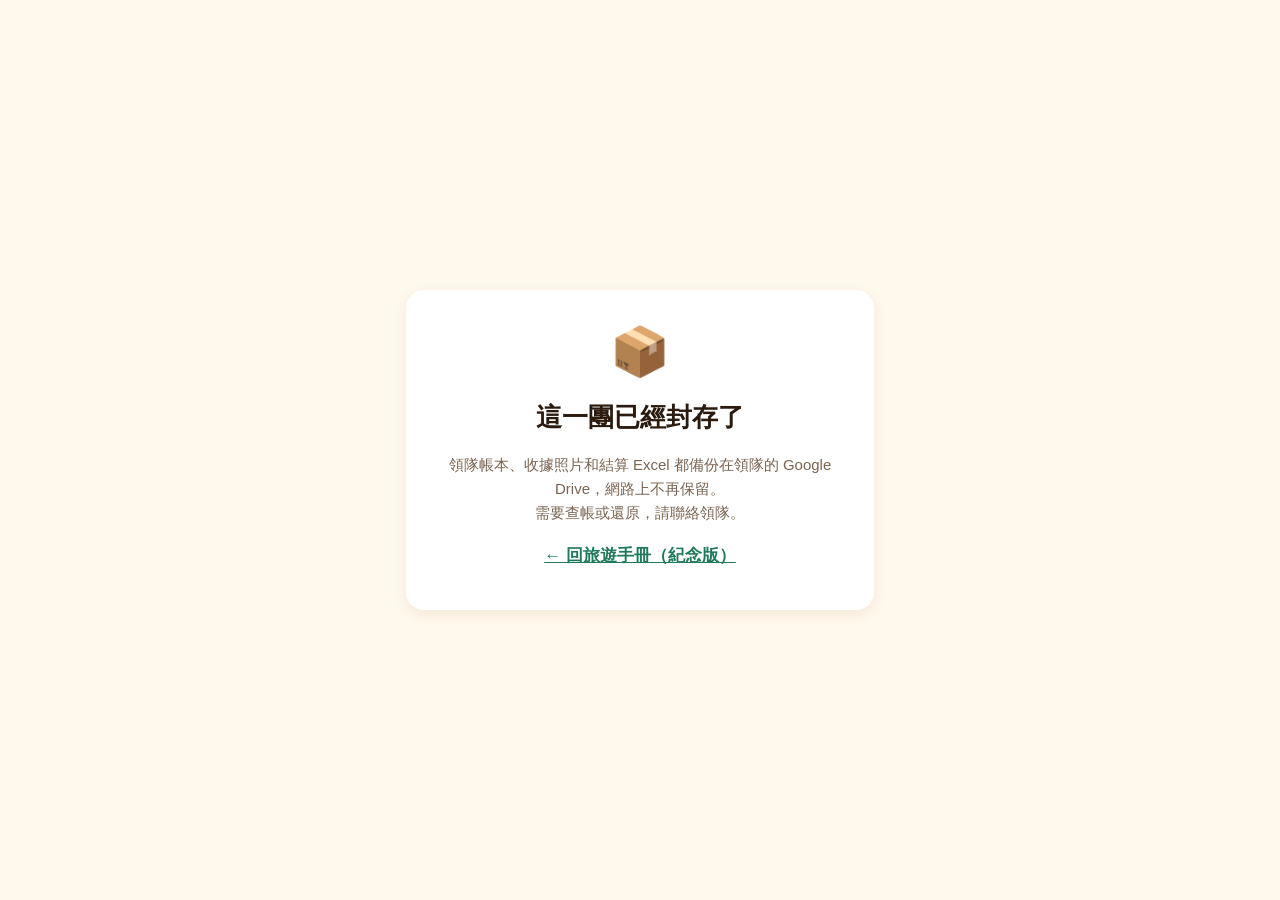
<file: trip-guide/assets/leader/tools/archive-template/admin.html>
<!DOCTYPE html>
<html lang="zh-Hant"><head><meta charset="UTF-8"><meta name="viewport" content="width=device-width, initial-scale=1">
<meta name="robots" content="noindex, nofollow"><title>領隊後台</title>
<style>
:root{--bg:#FFF8EC;--ink:#2B1B0E;--muted:#7A6450}
body{margin:0;background:var(--bg);color:var(--ink);font:17px/1.6 -apple-system,BlinkMacSystemFont,"PingFang TC","Noto Sans TC",sans-serif;display:flex;min-height:100vh;align-items:center;justify-content:center;padding:16px;box-sizing:border-box}
.card{background:#fff;border-radius:18px;box-shadow:0 4px 14px rgba(120,70,10,.08);padding:24px;max-width:420px;text-align:center}
.muted{color:var(--muted);font-size:15px}a{color:#1F7A5C;font-weight:700}
</style></head><body><div class="card">
<div style="font-size:48px">📦</div>
<h2 style="margin:6px 0">這一團已經封存了</h2>
<p class="muted">領隊帳本、收據照片和結算 Excel 都備份在領隊的 Google Drive，網路上不再保留。<br>需要查帳或還原，請聯絡領隊。</p>
<p><a href="/">← 回旅遊手冊（紀念版）</a></p>
</div></body></html>
</file>
<file: docs/themes.css>
/* =========================================================
   trip-guide 風格系統（7 種）
   用法：<html data-theme="picturebook">，換風格只要改這個值
   picturebook 日系繪本｜tropical 熱帶活潑｜scrapbook 手帳剪貼簿
   boarding 復古登機證｜glass 液態玻璃｜magazine 雜誌編輯｜poem 拾光成詩
   這份是母版：改完執行 node tools/sync-themes.mjs，
   會把內容同步進各版本 index.html 的 THEMES 區塊
   ========================================================= */

/* ---------- 共用變數（每種風格覆寫） ---------- */
:root{
  --bg:#FFFCF6; --paper:#FFFFFF; --ink:#3E3A39; --muted:#6B6563; --line:#E8DCCB;
  --c1:#F2A497; --c2:#F6D27A; --c3:#A8D3E6; --c4:#B9DAA5;
  --c1-ink:#9A3E2E; --c3-ink:#2F6F8C; --c4-ink:#3F6E2C;
  --on-c1:#3E3A39; --alert:#C8553D;
  --bw:3px; --bc:#3E3A39; --radius:22px; --radius-s:14px;
  --shadow:none; --shadow-lift:none;
  --font-body:"Huninn",-apple-system,"PingFang TC","Noto Sans TC",sans-serif;
  --font-head:var(--font-body);
  --font-mono:ui-monospace,"SF Mono",Menlo,monospace;
  --hero-bg:var(--bg);
}

/* 🎨 日系繪本：和紙白、墨灰粗框、大圓角、平塗 */
[data-theme="picturebook"]{
  --alert:#C8553D;
  --bg:#FFFCF6; --paper:#FFFFFF; --ink:#3E3A39; --muted:#6B6563; --line:#E8DCCB;
  --c1:#F2A497; --c2:#F6D27A; --c3:#A8D3E6; --c4:#B9DAA5;
  --c1-ink:#9A3E2E; --c3-ink:#2F6F8C; --c4-ink:#3F6E2C; --on-c1:#3E3A39;
  --bw:3px; --bc:#3E3A39; --radius:22px; --radius-s:14px;
  --shadow:4px 4px 0 #3E3A39; --shadow-lift:6px 6px 0 #3E3A39;
  --font-body:"Huninn",-apple-system,"PingFang TC",sans-serif;
  --hero-bg:#FFF3D6;
}

/* 🌴 熱帶活潑：芒果橘、廟綠、辣椒紅（曼谷團原版） */
[data-theme="tropical"]{
  --alert:#E0452B;
  --bg:#FFF8EC; --paper:#FFFFFF; --ink:#2B1B0E; --muted:#7A6450; --line:#F1E3CC;
  --c1:#FF8A1F; --c2:#F5B700; --c3:#2F7DD1; --c4:#1F7A5C;
  --c1-ink:#A4520A; --c3-ink:#2F7DD1; --c4-ink:#1F7A5C; --on-c1:#FFFFFF;
  --bw:0px; --bc:transparent; --radius:18px; --radius-s:12px;
  --shadow:0 4px 14px rgba(120,70,10,.08); --shadow-lift:0 8px 22px rgba(120,70,10,.14);
  --font-body:"Chiron GoRound TC",-apple-system,"PingFang TC",sans-serif;
  --hero-bg:linear-gradient(135deg,#FF8A1F,#F5B700);
}

/* 📒 手帳剪貼簿：方格紙、紙膠帶、微歪的卡片 */
[data-theme="scrapbook"]{
  --alert:#B9503F;
  --bg:#F7F1E6; --paper:#FFFEFA; --ink:#4A3F35; --muted:#7D6E60; --line:#E6DACB;
  --c1:#E89A8B; --c2:#EBC868; --c3:#9CC3D5; --c4:#A9C79A;
  --c1-ink:#9C4A3B; --c3-ink:#3D6E85; --c4-ink:#4C6E3D; --on-c1:#4A3F35;
  --bw:1.5px; --bc:#CDBFAE; --radius:6px; --radius-s:6px;
  --shadow:0 2px 0 rgba(74,63,53,.08),0 6px 14px rgba(74,63,53,.10); --shadow-lift:0 10px 22px rgba(74,63,53,.16);
  --font-body:"LXGW WenKai TC",-apple-system,"PingFang TC",serif;
  --hero-bg:#F7F1E6;
}

/* 🎫 復古登機證：奶油紙、海軍藍、票根與打孔線 */
[data-theme="boarding"]{
  --alert:#C8553D;
  --bg:#F3EBDD; --paper:#FFFBF2; --ink:#1F2A44; --muted:#5E6577; --line:#D9CDB8;
  --c1:#C8553D; --c2:#E9B44C; --c3:#1F2A44; --c4:#4F7C6B;
  --c1-ink:#A23F2A; --c3-ink:#1F2A44; --c4-ink:#35594B; --on-c1:#FFFBF2;
  --bw:1.5px; --bc:#1F2A44; --radius:10px; --radius-s:8px;
  --shadow:0 1px 0 rgba(31,42,68,.12); --shadow-lift:0 6px 16px rgba(31,42,68,.14);
  --font-body:"Noto Sans TC",-apple-system,"PingFang TC",sans-serif;
  --font-head:"Noto Serif TC","Songti TC",serif;
  --font-mono:"Space Mono",ui-monospace,Menlo,monospace;
  --hero-bg:#1F2A44;
}

/* 🫧 液態玻璃：半透明毛玻璃卡片，底下是風景照或漸層 */
[data-theme="glass"]{
  --alert:#D94A3A;
  --bg:#DCE7F2; --paper:rgba(255,255,255,.55); --ink:#14202E; --muted:#3E4E60; --line:rgba(20,32,46,.12);
  --c1:#3A7BD5; --c2:#F2B84B; --c3:#59B6C7; --c4:#6BBF8A;
  --c1-ink:#1E5BAE; --c3-ink:#1F6E7C; --c4-ink:#2D7A4C; --on-c1:#FFFFFF;
  --bw:1px; --bc:rgba(255,255,255,.7); --radius:26px; --radius-s:16px;
  --shadow:0 8px 30px rgba(20,32,46,.12),inset 0 1px 0 rgba(255,255,255,.8); --shadow-lift:0 14px 40px rgba(20,32,46,.18),inset 0 1px 0 rgba(255,255,255,.9);
  --font-body:"Noto Sans TC",-apple-system,"PingFang TC",sans-serif;
  --hero-bg:transparent;
}

/* 📰 雜誌編輯：大字標題、細線、留白、黑白加一個重點色 */
[data-theme="magazine"]{
  --alert:#B5452E;
  --bg:#FAF8F4; --paper:#FFFFFF; --ink:#151515; --muted:#6A6A6A; --line:#DEDAD2;
  --c1:#B5452E; --c2:#C9A227; --c3:#2E5E7E; --c4:#5B7A4A;
  --c1-ink:#B5452E; --c3-ink:#2E5E7E; --c4-ink:#4C6A3C; --on-c1:#FFFFFF;
  --bw:1px; --bc:#151515; --radius:0px; --radius-s:0px;
  --shadow:none; --shadow-lift:none;
  --font-body:"Noto Sans TC",-apple-system,"PingFang TC",sans-serif;
  --font-head:"Noto Serif TC","Songti TC",serif;
  --hero-bg:#FAF8F4;
}

/* 🌅 拾光成詩：米白紙纖維、Risograph 顆粒、復古幾何插畫、纖細襯線英文標題 */
[data-theme="poem"]{
  --alert:#C4472F;
  --bg:#F4EEE2; --paper:#FBF7EF; --ink:#2B2723; --muted:#6B6258; --line:#DCD1C0;
  --c1:#E0674A; --c2:#E9B44A; --c3:#3D7F8C; --c4:#9DB08A;
  --c1-ink:#A6432B; --c3-ink:#2C6370; --c4-ink:#4C6A3C; --on-c1:#2B2723;
  --bw:1px; --bc:#2B2723; --radius:2px; --radius-s:2px;
  --shadow:none; --shadow-lift:none;
  --font-body:"Noto Sans TC",-apple-system,"PingFang TC",sans-serif;
  --font-head:"Bodoni Moda","Noto Serif TC","Songti TC",serif;
  --hero-bg:transparent;
  --grain:url("data:image/svg+xml,%3Csvg xmlns='http://www.w3.org/2000/svg' width='160' height='160'%3E%3Cfilter id='n'%3E%3CfeTurbulence type='fractalNoise' baseFrequency='.85' numOctaves='2' stitchTiles='stitch'/%3E%3CfeColorMatrix values='0 0 0 0 .17 0 0 0 0 .15 0 0 0 0 .13 0 0 0 .16 0'/%3E%3C/filter%3E%3Crect width='160' height='160' filter='url(%23n)'/%3E%3C/svg%3E");
  --fiber:url("data:image/svg+xml,%3Csvg xmlns='http://www.w3.org/2000/svg' width='300' height='300'%3E%3Cfilter id='f'%3E%3CfeTurbulence type='fractalNoise' baseFrequency='.012 .09' numOctaves='3' seed='7'/%3E%3CfeColorMatrix values='0 0 0 0 .55 0 0 0 0 .47 0 0 0 0 .36 0 0 0 .14 -.03'/%3E%3C/filter%3E%3Crect width='300' height='300' filter='url(%23f)'/%3E%3C/svg%3E");
}

/* ---------- 共用元件（所有風格共用的骨架） ---------- */
html{background:var(--bg)}
body{background:var(--bg);color:var(--ink);font-family:var(--font-body)}
h1,h2,h3,.head-font{font-family:var(--font-head)}
.card{background:var(--paper);border:var(--bw) solid var(--bc);border-radius:var(--radius);box-shadow:var(--shadow)}
.btn{border-radius:var(--radius-s)}
.pill{border-radius:99px}
.mono{font-family:var(--font-mono)}
.tag{display:inline-block;font-size:12px;font-weight:700;padding:2px 9px;border-radius:99px;border:1.5px solid currentColor;line-height:1.5;vertical-align:2px}
.tag.walk{color:var(--c4-ink);background:color-mix(in srgb,var(--c4) 28%,var(--paper))}
.tag.train{color:var(--c3-ink);background:color-mix(in srgb,var(--c3) 28%,var(--paper))}
.tag.bus{color:#7A5A00;background:color-mix(in srgb,var(--c2) 35%,var(--paper))}
.tag.car{color:var(--c1-ink);background:color-mix(in srgb,var(--c1) 28%,var(--paper))}
.tag.flight{color:var(--ink);background:color-mix(in srgb,var(--line) 60%,var(--paper))}
.tag.must{color:var(--on-c1);background:var(--c1);border-color:var(--c1)}

/* 📖 景點故事（底部滑出的卡片內容） */
.story-btn{display:inline-flex;align-items:center;gap:4px;font:inherit;font-size:13.5px;font-weight:700;color:var(--c1-ink);background:color-mix(in srgb,var(--c1) 14%,var(--paper));border:1.5px solid color-mix(in srgb,var(--c1) 55%,var(--paper));border-radius:99px;padding:6px 12px;min-height:36px;cursor:pointer}
.story{padding-top:4px}
.story-kicker{font-size:13px;font-weight:700;letter-spacing:1px;color:var(--c1-ink)}
.story h3{font-size:22px;margin:2px 44px 6px 0;line-height:1.3}
.story-lead{font-size:16px;font-weight:700;color:var(--ink);margin:0 0 12px;padding-left:10px;border-left:3px solid var(--c2)}
.story figure{margin:0 0 12px}
.story img{display:block;width:100%;max-height:260px;object-fit:cover;border-radius:var(--radius-s);background:var(--line)}
.story figcaption{font-size:12px;color:var(--muted);margin-top:4px}
.story p{margin:0 0 10px;font-size:15.5px;line-height:1.75}
.story h4{font-size:16px;margin:16px 0 6px}
.story-see{margin:0;padding-left:22px;display:grid;gap:4px;font-size:15.5px}
.story-meta{font-size:14.5px;color:var(--muted)}
.story-fact{background:color-mix(in srgb,var(--c3) 18%,var(--paper));border-radius:var(--radius-s);padding:12px 14px;font-size:14.5px;margin:14px 0}
.story-src{font-size:13px;color:var(--muted)}
.story-src a{color:var(--c3-ink)}
.story-nav{display:flex;justify-content:space-between;gap:8px;margin-top:16px}
.story-nav .btn{max-width:48%;overflow:hidden;text-overflow:ellipsis;white-space:nowrap;display:block;text-align:center;line-height:26px}
[data-theme="poem"] .story h3{font-weight:500}
[data-theme="poem"] .story-kicker{font-family:var(--font-head);font-style:italic;font-weight:400;letter-spacing:2px}

/* 插圖：線條吃 --ink，填色吃 --c1～--c4，各風格自動變色 */
.ill .k{stroke:var(--ink);stroke-width:calc(var(--bw) + 1px);stroke-linejoin:round;stroke-linecap:round;fill:none}
.ill .f1{fill:var(--c1)} .ill .f2{fill:var(--c2)} .ill .f3{fill:var(--c3)} .ill .f4{fill:var(--c4)}
.ill .fp{fill:var(--paper)} .ill .fi{fill:var(--ink)}
[data-theme="tropical"] .ill .k,[data-theme="glass"] .ill .k{stroke-width:0}
[data-theme="magazine"] .ill .k{stroke-width:1.2px}
[data-theme="magazine"] .ill .f1,[data-theme="magazine"] .ill .f2,[data-theme="magazine"] .ill .f3,[data-theme="magazine"] .ill .f4{fill:none}
[data-theme="magazine"] .ill .sun{fill:var(--c1)}
[data-theme="poem"] .ill .k{stroke-width:0}
[data-theme="poem"] .ill .f1,[data-theme="poem"] .ill .f2,[data-theme="poem"] .ill .f3,[data-theme="poem"] .ill .f4,[data-theme="poem"] .ill .fi{mix-blend-mode:multiply}

/* 動畫：插圖輕輕動、切換日期彈一下 */
@keyframes bob{50%{transform:translateY(-4px)}}
@keyframes drift{50%{transform:translateX(10px)}}
@keyframes ride{0%{transform:translateX(-30px)}100%{transform:translateX(30px)}}
@keyframes twinkle{50%{opacity:.35}}
@keyframes boing{0%{transform:scale(.96) translateY(6px);opacity:.2}60%{transform:scale(1.02) translateY(-2px);opacity:1}100%{transform:none}}
.ill .bob{animation:bob 3.2s ease-in-out infinite}
.ill .drift{animation:drift 7s ease-in-out infinite}
.ill .ride{animation:ride 6s ease-in-out infinite alternate}
.ill .twinkle{animation:twinkle 2.4s ease-in-out infinite}
.boing{animation:boing .45s cubic-bezier(.3,1.4,.5,1)}
@media (prefers-reduced-motion:reduce){
  *,*::before,*::after{animation:none !important;transition:none !important;scroll-behavior:auto !important}
}

/* ---------- 各風格的裝飾 ---------- */

/* 🎨 繪本：硬陰影、粗框按鈕 */
[data-theme="picturebook"] .btn,[data-theme="picturebook"] .day-chip{border:var(--bw) solid var(--bc)}
[data-theme="picturebook"] .day-chip.on{box-shadow:3px 3px 0 var(--bc)}
[data-theme="picturebook"] .hero{border-bottom:var(--bw) solid var(--bc)}

/* 🌴 熱帶：漸層頁首、白字 */
[data-theme="tropical"] .hero{color:#fff;border-radius:0 0 28px 28px}
[data-theme="tropical"] .hero .sub,[data-theme="tropical"] .hero .stat span{color:rgba(255,255,255,.92)}
[data-theme="tropical"] .hero .stat b{color:#fff}
[data-theme="tropical"] .hero .kicker{color:rgba(255,255,255,.85)}
.hero .card{color:var(--ink)}

/* 📒 手帳：方格紙底、紙膠帶、卡片微歪 */
[data-theme="scrapbook"] body{background-image:linear-gradient(rgba(156,195,213,.18) 1px,transparent 1px),linear-gradient(90deg,rgba(156,195,213,.18) 1px,transparent 1px);background-size:22px 22px}
[data-theme="scrapbook"] .card{position:relative}
[data-theme="scrapbook"] .card::before{content:"";position:absolute;top:-10px;left:50%;width:84px;height:20px;margin-left:-42px;background:color-mix(in srgb,var(--c2) 70%,transparent);transform:rotate(-3deg);opacity:.85}
[data-theme="scrapbook"] .card:nth-of-type(3n+2)::before{background:color-mix(in srgb,var(--c3) 70%,transparent);transform:rotate(2deg);left:22%}
[data-theme="scrapbook"] .card:nth-of-type(3n)::before{background:color-mix(in srgb,var(--c1) 60%,transparent);transform:rotate(-1deg);left:74%}
[data-theme="scrapbook"] .card:nth-of-type(odd){transform:rotate(-.4deg)}
[data-theme="scrapbook"] .card:nth-of-type(even){transform:rotate(.35deg)}
[data-theme="scrapbook"] .hero-art{background:var(--paper);padding:10px 10px 34px;box-shadow:var(--shadow-lift);transform:rotate(-1.5deg);border-radius:3px}

/* 🎫 登機證：深藍頁首、打孔線、等寬字 */
[data-theme="boarding"] .hero{color:#FFFBF2}
[data-theme="boarding"] .hero .sub,[data-theme="boarding"] .hero .stat span{color:#E9DFC9}
[data-theme="boarding"] .hero .stat b{color:var(--c2);font-family:var(--font-mono)}
[data-theme="boarding"] .hero .kicker{color:var(--c2);font-family:var(--font-mono)}
[data-theme="boarding"] .hero-art{background:#FFFBF2;border-radius:10px;padding:8px;position:relative}
[data-theme="boarding"] .card{position:relative}
[data-theme="boarding"] .card.ticket{border-style:solid;background:radial-gradient(circle at 0 50%,transparent 11px,var(--paper) 12px) left/51% 100% no-repeat,radial-gradient(circle at 100% 50%,transparent 11px,var(--paper) 12px) right/51% 100% no-repeat;border:0;box-shadow:0 0 0 1.5px var(--bc) inset}
[data-theme="boarding"] .perf{border-top:2px dashed var(--line);margin:12px -16px}
[data-theme="boarding"] .day-chip b,[data-theme="boarding"] .t{font-family:var(--font-mono)}
[data-theme="boarding"] .stamp{display:inline-block;border:2px solid var(--c1);color:var(--c1);border-radius:8px;padding:2px 10px;transform:rotate(-6deg);font-family:var(--font-mono);font-weight:700;letter-spacing:1px}

/* 🫧 玻璃：背景照片／漸層＋毛玻璃 */
[data-theme="glass"] body{background:var(--photo,radial-gradient(1200px 600px at 10% -10%,#FFD9A8 0,transparent 60%),radial-gradient(900px 700px at 110% 10%,#A9D8F5 0,transparent 55%),radial-gradient(900px 900px at 50% 110%,#BDE8C9 0,transparent 60%),#DCE7F2);background-attachment:fixed;background-size:cover}
[data-theme="glass"] .card,[data-theme="glass"] .topbar,[data-theme="glass"] .day-chip,[data-theme="glass"] nav.tabs{-webkit-backdrop-filter:blur(18px) saturate(1.6);backdrop-filter:blur(18px) saturate(1.6)}
[data-theme="glass"] .topbar,[data-theme="glass"] nav.tabs{background:rgba(255,255,255,.55) !important}
[data-theme="glass"] .day-chip{background:rgba(255,255,255,.45) !important;border:1px solid rgba(255,255,255,.7) !important}
[data-theme="glass"] .hero-art{border-radius:26px;overflow:hidden;background:rgba(255,255,255,.35);border:1px solid rgba(255,255,255,.7)}
@supports not ((backdrop-filter:blur(1px)) or (-webkit-backdrop-filter:blur(1px))){
  [data-theme="glass"]{--paper:rgba(255,255,255,.92)}
}

/* 📰 雜誌：大標、細線分隔、沒有圓角 */
[data-theme="magazine"] .card{border-width:0;border-top:1px solid var(--bc);background:transparent;padding-left:0;padding-right:0}
[data-theme="magazine"] .hero h1{font-size:40px;line-height:1.15;font-weight:900;letter-spacing:-.5px}
[data-theme="magazine"] .hero .kicker{letter-spacing:3px;text-transform:uppercase;color:var(--c1)}
[data-theme="magazine"] h2{font-size:26px;font-weight:900;border-bottom:3px solid var(--ink);padding-bottom:6px}
[data-theme="magazine"] .day-chip{border:0;border-bottom:2px solid transparent;border-radius:0;background:transparent}
[data-theme="magazine"] .day-chip.on{border-bottom-color:var(--c1);background:transparent;color:var(--ink)}
[data-theme="magazine"] .btn{border:1px solid var(--ink)}

/* 🌅 拾光成詩：紙纖維與顆粒、套印偏差、編號小標、圓弧與圓點點綴 */
[data-theme="poem"] body{background-color:var(--bg);background-image:var(--grain),var(--fiber);background-size:160px 160px,300px 300px;background-blend-mode:multiply}
[data-theme="poem"] body{counter-reset:poem}
[data-theme="poem"] .topbar{border-bottom-color:var(--line)}
[data-theme="poem"] .hero .kicker{font-family:var(--font-head);font-weight:400;font-size:25px;line-height:1.15;letter-spacing:.5px;text-transform:none;color:var(--ink);margin-top:6px}
[data-theme="poem"] .hero h1{font-family:var(--font-body);font-size:20px;font-weight:700;letter-spacing:1px;text-shadow:none}
[data-theme="poem"] .hero-art{position:relative;border-radius:0;background:var(--paper);padding:14px 14px 30px;border:1px solid var(--line)}
[data-theme="poem"] .hero-art svg{filter:drop-shadow(1.2px .8px 0 color-mix(in srgb,var(--c3) 30%,transparent))}
[data-theme="poem"] .hero-art::after{content:"";position:absolute;inset:14px 14px 30px;background-image:var(--grain);background-size:120px 120px;mix-blend-mode:multiply;opacity:.9;pointer-events:none}
[data-theme="poem"] .hero-art::before{content:"N° 01  ·  a trip in verse";position:absolute;left:14px;bottom:8px;font-family:var(--font-head);font-style:italic;font-size:12px;letter-spacing:1.5px;color:var(--muted)}
[data-theme="poem"] h2{font-weight:500;counter-increment:poem;position:relative;padding-bottom:8px;border-bottom:1px solid var(--line)}
[data-theme="poem"] h2::before{content:counter(poem,decimal-leading-zero);display:block;font-family:var(--font-head);font-style:italic;font-weight:400;font-size:13px;letter-spacing:2px;color:var(--c1-ink)}
[data-theme="poem"] h2::after{content:"";position:absolute;right:0;bottom:-4px;width:7px;height:7px;border-radius:50%;background:var(--c1)}
[data-theme="poem"] .card{background:radial-gradient(circle at 100% 0,color-mix(in srgb,var(--c2) 24%,transparent) 0 30px,transparent 31px),var(--paper);border-color:var(--line)}
[data-theme="poem"] .btn{border:1px solid var(--ink)}
[data-theme="poem"] .day-chip{border:1px solid var(--line);border-radius:99px}
[data-theme="poem"] .day-chip.on{background:var(--c3);color:#FBF7EF;border-color:var(--c3)}
[data-theme="poem"] .day-chip.on span{color:#E8F0EF}
[data-theme="poem"] .topbar a.on{background:transparent;border-radius:0;box-shadow:inset 0 -2px 0 var(--c1)}
</file>
